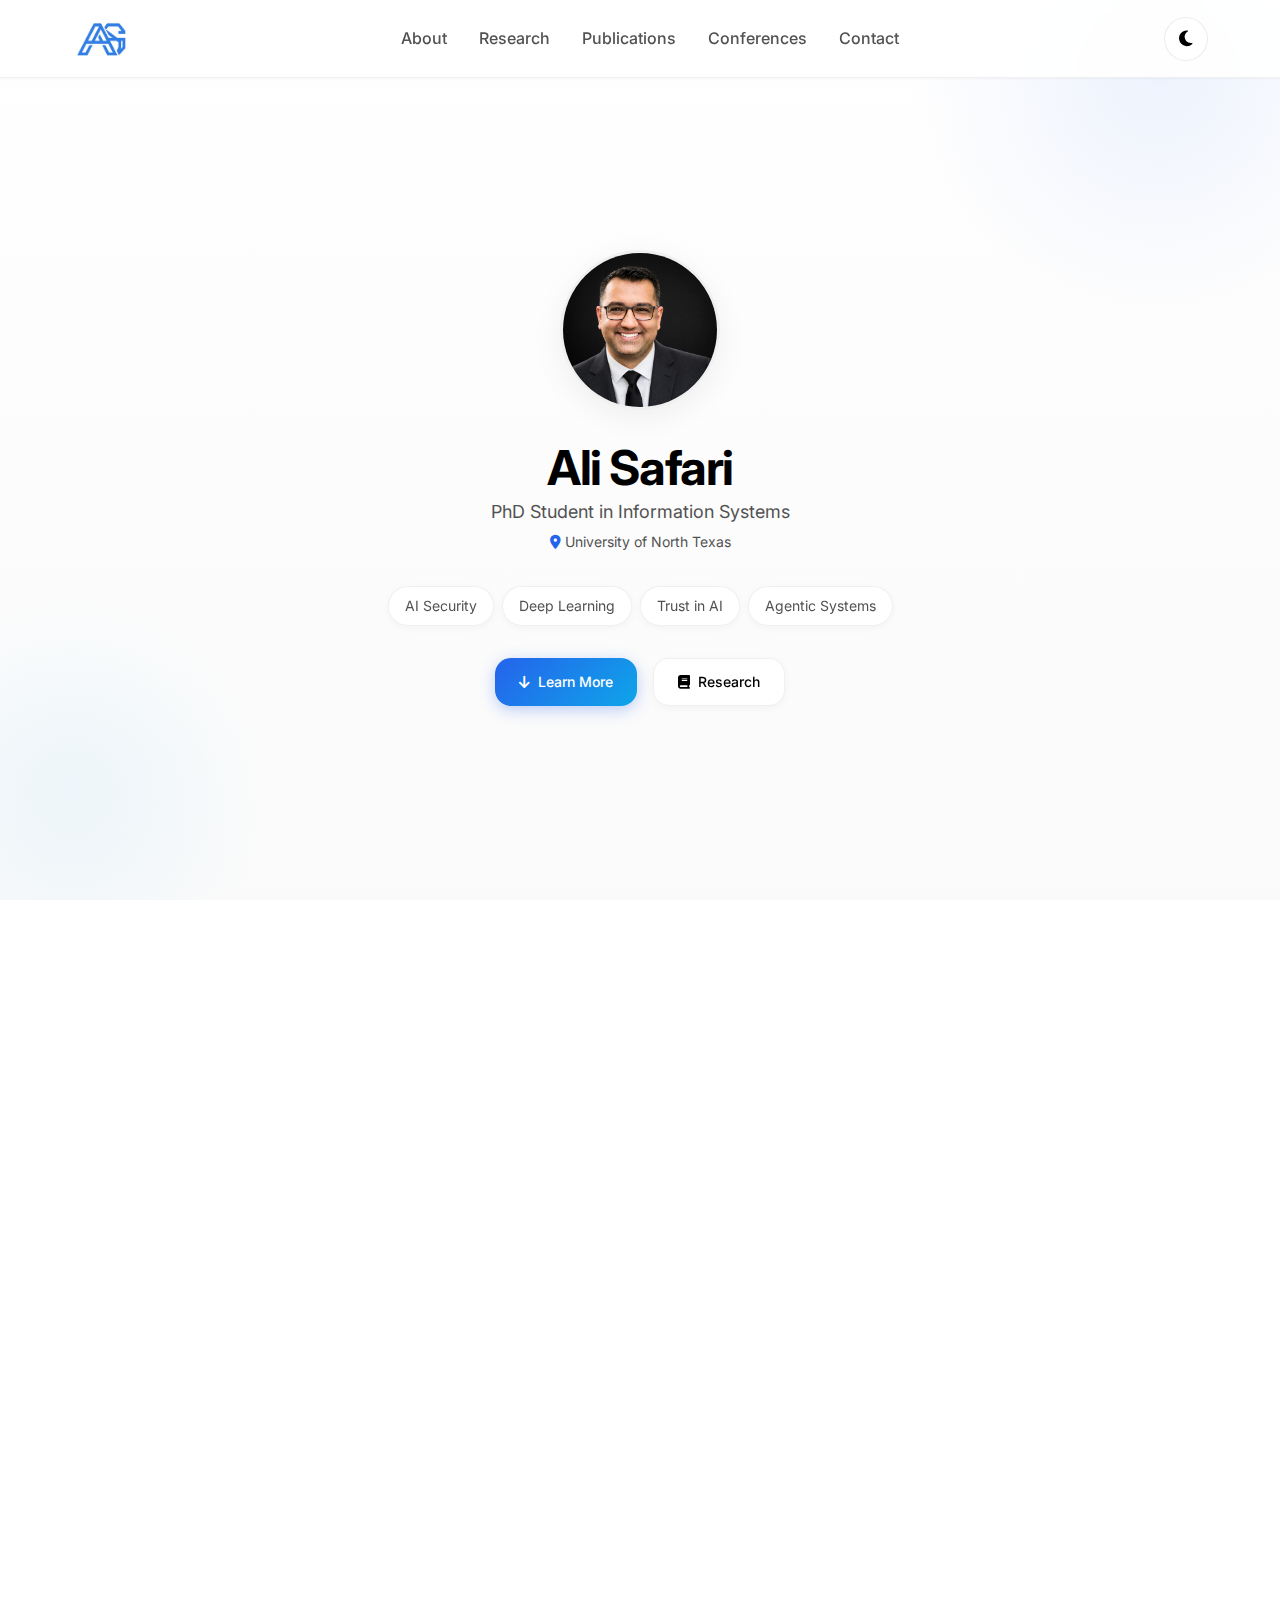
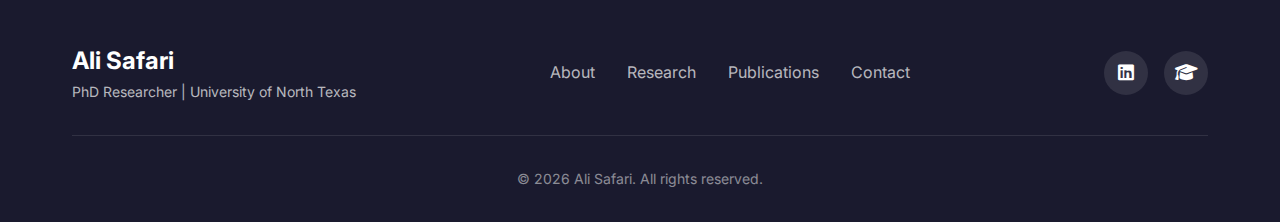
<file: index.html>
<!DOCTYPE html>
<html lang="en">

<head>
    <meta charset="UTF-8">
    <meta name="viewport" content="width=device-width, initial-scale=1.0">
    <meta name="description"
        content="Ali Safari - PhD Student at University of North Texas | Deep Learning, Security & Privacy, Agentic AI, AI & Business Analytics">
    <meta name="keywords"
        content="Ali Safari, PhD, UNT, University of North Texas, Deep Learning, AI, Security, Agentic AI, Information Systems">
    <meta name="author" content="Ali Safari">

    <!-- Open Graph / Social Media -->
    <meta property="og:type" content="website">
    <meta property="og:title" content="Ali Safari | PhD Researcher">
    <meta property="og:description"
        content="PhD Student at University of North Texas specializing in Deep Learning, Security & Privacy, and Agentic AI">
    <meta property="og:url" content="https://alisafari.space">
    <meta property="og:image" content="https://alisafari.space/images/profile.jpg">
    <meta name="twitter:card" content="summary_large_image">

    <title>Ali Safari | PhD Researcher</title>
    <link rel="icon" type="image/png" href="images/favicon.png">

    <!-- Google Fonts -->
    <link rel="preconnect" href="https://fonts.googleapis.com">
    <link rel="preconnect" href="https://fonts.gstatic.com" crossorigin>
    <link href="https://fonts.googleapis.com/css2?family=Inter:wght@300;400;500;600;700;800&display=swap"
        rel="stylesheet">

    <!-- Font Awesome for icons -->
    <link rel="stylesheet" href="https://cdnjs.cloudflare.com/ajax/libs/font-awesome/6.5.1/css/all.min.css">

    <link rel="stylesheet" href="css/style.css">
</head>

<body>
    <!-- Navigation -->
    <nav class="navbar" id="navbar">
        <div class="nav-container">
            <a href="#" class="nav-logo">
                <img src="images/logo.png" alt="Ali Safari" class="logo-img">
            </a>
            <ul class="nav-links">
                <li><a href="#about">About</a></li>
                <li><a href="#research">Research</a></li>
                <li><a href="#publications">Publications</a></li>
                <li><a href="conferences/">Conferences</a></li>
                <li><a href="#contact">Contact</a></li>
            </ul>
            <div class="nav-actions">
                <button class="theme-toggle" id="themeToggle" aria-label="Toggle dark mode">
                    <i class="fas fa-moon"></i>
                </button>
                <button class="mobile-menu-btn" id="mobileMenuBtn" aria-label="Toggle menu">
                    <span></span>
                    <span></span>
                    <span></span>
                </button>
            </div>
        </div>
    </nav>

    <!-- Hero Section -->
    <section class="hero-minimal" id="hero">
        <div class="hero-container">
            <div class="hero-profile">
                <img src="images/profile.jpg" alt="Ali Safari" class="hero-photo">
            </div>
            <div class="hero-info">
                <h1 class="hero-name-minimal">Ali Safari</h1>
                <p class="hero-role">PhD Student in Information Systems</p>
                <p class="hero-university">
                    <i class="fas fa-map-marker-alt"></i>
                    University of North Texas
                </p>
                <div class="hero-interests">
                    <span>AI Security</span>
                    <span>Deep Learning</span>
                    <span>Trust in AI</span>
                    <span>Agentic Systems</span>
                </div>
                <div class="hero-buttons">
                    <a href="#about" class="hero-btn primary">
                        <i class="fas fa-arrow-down"></i> Learn More
                    </a>
                    <a href="#publications" class="hero-btn secondary">
                        <i class="fas fa-book"></i> Research
                    </a>
                </div>
            </div>
        </div>
    </section>


    <!-- About Section -->
    <section class="section about-section" id="about">
        <div class="container">
            <h2 class="section-title">
                <span class="title-icon"><i class="fas fa-user"></i></span>
                About
            </h2>
            <div class="about-content">
                <div class="about-text">
                    <p class="lead">
                        I study how humans and organizations can trust AI systems, especially in high-stakes domains
                        like cybersecurity.
                    </p>
                    <p>
                        As a PhD student at UNT, I am fortunate to collaborate with an amazing group of researchers. I
                        explore trust and security with <strong>Dr. Dan J. Kim</strong>, open-set recognition methods
                        with <strong>Dr. Justin Ku</strong>, agentic AI delegation with <strong>Dr. Anna
                            Sidorova</strong>, and social media analytics with <strong>Dr. Hoon Choi</strong>.
                    </p>
                    <p>
                        My path to academia was not typical. I spent over a decade building technology businesses,
                        including <a href="https://rasadm.com" target="_blank"><strong>Rasa</strong></a>, a digital
                        marketing platform I founded 10 years ago that became one of the largest in the Middle East.
                        Since starting my PhD, I also built <a href="https://rasec.app"
                            target="_blank"><strong>RaSEC</strong></a>, a free security platform for students and
                        researchers. I led 100+ projects, built teams of 20+ people, and taught digital marketing to MBA
                        students. This hands-on experience shapes how I think about research: I care about ideas that
                        actually work.
                    </p>
                    <div class="about-stats">
                        <div class="stat">
                            <span class="stat-number">10+</span>
                            <span class="stat-label">Years in Tech</span>
                        </div>
                        <div class="stat">
                            <span class="stat-number">100+</span>
                            <span class="stat-label">Projects Led</span>
                        </div>
                        <div class="stat">
                            <span class="stat-number">5</span>
                            <span class="stat-label">Publications</span>
                        </div>
                    </div>
                </div>
            </div>
        </div>
    </section>


    <!-- Research Section -->
    <section class="section research-section" id="research">
        <div class="container">
            <h2 class="section-title">
                <span class="title-icon"><i class="fas fa-lightbulb"></i></span>
                What I Work On
            </h2>
            <div class="research-grid">
                <div class="research-card">
                    <div class="card-icon">
                        <i class="fas fa-shield-alt"></i>
                    </div>
                    <h3>Open-Set Threat Detection</h3>
                    <p>Teaching AI to spot attacks it's never seen before, because hackers don't stick to the training
                        data.</p>
                </div>
                <div class="research-card">
                    <div class="card-icon">
                        <i class="fas fa-handshake"></i>
                    </div>
                    <h3>Human-AI Trust & Teaming</h3>
                    <p>When should people trust AI? How do humans and AI work together to make better decisions?</p>
                </div>
                <div class="research-card">
                    <div class="card-icon">
                        <i class="fas fa-robot"></i>
                    </div>
                    <h3>Agentic AI Systems</h3>
                    <p>Understanding AI that acts on its own, and how to keep it aligned with what we actually want.</p>
                </div>
                <div class="research-card">
                    <div class="card-icon">
                        <i class="fas fa-shield-alt"></i>
                    </div>
                    <h3>Security & Privacy</h3>
                    <p>Cybersecurity, privacy protection, and keeping systems safe from evolving digital threats.</p>
                </div>
                <div class="research-card">
                    <div class="card-icon">
                        <i class="fas fa-chart-line"></i>
                    </div>
                    <h3>IS & Technology Adoption</h3>
                    <p>How organizations adopt and integrate Information Systems and new technologies into their
                        workflows.</p>
                </div>
                <div class="research-card">
                    <div class="card-icon">
                        <i class="fas fa-brain"></i>
                    </div>
                    <h3>EVM & Deep Learning</h3>
                    <p>Using Extreme Value Machines and deep learning for open-set recognition and novel threat
                        detection.</p>
                </div>
            </div>
        </div>
    </section>

    <!-- Publications Section -->

    <section class="section publications-section" id="publications">
        <div class="container">
            <h2 class="section-title">
                <span class="title-icon"><i class="fas fa-book"></i></span>
                Publications
            </h2>
            <div class="publications-list">

                <article class="publication-card featured">
                    <div class="pub-badge">
                        <i class="fas fa-star"></i> ICIS 2025
                    </div>
                    <h3 class="pub-title">
                        Enhancing IoT Security and Information Systems Resilience: An Extreme Value Machine Approach
                    </h3>
                    <p class="pub-authors">
                        <strong>A. Safari</strong>, D.J. Kim
                    </p>
                    <p class="pub-venue">International Conference on Information Systems (ICIS), 2025</p>
                    <div class="pub-actions">
                        <a href="icis2025/" class="pub-link">
                            <i class="fas fa-presentation"></i> View Presentation
                        </a>
                    </div>
                </article>

                <article class="publication-card">
                    <div class="pub-year">2025</div>
                    <h3 class="pub-title">
                        Calibrating Human Trust in AI Cybersecurity Alerts: The Impact of Real-Time Confidence Feedback
                    </h3>
                    <p class="pub-authors">
                        <strong>A. Safari</strong>, G. Dhillon
                    </p>
                    <p class="pub-venue">Annual Security Conference, 2025</p>
                </article>

                <article class="publication-card">
                    <div class="pub-year">2025</div>
                    <h3 class="pub-title">
                        AUTONOMOUS CONSTITUTIONAL AI GOVERNANCE: A Dual-Agent System for Real-Time Ethical Compliance
                    </h3>
                    <p class="pub-authors">
                        <strong>A. Safari</strong>
                    </p>
                    <p class="pub-venue">International Conference on Entrepreneurship for Sustainability & Impact, 2025
                    </p>
                </article>

                <article class="publication-card">
                    <div class="pub-year">2025</div>
                    <h3 class="pub-title">
                        Social Vulnerability and Disability Prevalence: A Multivariate Analysis Across U.S. Counties
                    </h3>
                    <p class="pub-authors">
                        <strong>A. Safari</strong>, F. Asgari, R. Saeidi
                    </p>
                    <p class="pub-venue">Decision Sciences Institute (DSI), 2025</p>
                </article>

                <article class="publication-card">
                    <div class="pub-year">2025</div>
                    <h3 class="pub-title">
                        Sentiment Analysis of Airbnb Reviews: Exploring Their Impact on Acceptance Rates and Pricing
                    </h3>
                    <p class="pub-authors">
                        <strong>A. Safari</strong>
                    </p>
                    <p class="pub-venue">arXiv preprint arXiv:2504.14053, 2025</p>
                    <div class="pub-actions">
                        <a href="https://arxiv.org/abs/2504.14053" target="_blank" class="pub-link">
                            <i class="fas fa-external-link-alt"></i> View on arXiv
                        </a>
                    </div>
                </article>

            </div>
            <div class="publications-more">
                <a href="https://scholar.google.com/citations?user=rCosT9sAAAAJ&hl=en" target="_blank"
                    class="btn btn-outline">
                    <i class="fas fa-graduation-cap"></i> View All on Google Scholar
                </a>
            </div>
        </div>
    </section>


    <!-- Contact Section -->
    <section class="section contact-section" id="contact">
        <div class="container">
            <h2 class="section-title">
                <span class="title-icon"><i class="fas fa-paper-plane"></i></span>
                Let's Connect
            </h2>
            <div class="contact-content">
                <p class="contact-intro">
                    I'm always happy to chat about research, collaboration, or just to say hi.
                </p>
                <div class="contact-links">
                    <a href="mailto:alisafari@my.unt.edu" class="contact-card">
                        <i class="fas fa-envelope"></i>
                        <span>Email</span>
                        <small>alisafari@my.unt.edu</small>
                    </a>
                    <a href="https://linkedin.com/in/ali-safari" target="_blank" class="contact-card">
                        <i class="fab fa-linkedin"></i>
                        <span>LinkedIn</span>
                        <small>Connect with me</small>
                    </a>
                    <a href="https://scholar.google.com/citations?user=rCosT9sAAAAJ&hl=en" target="_blank"
                        class="contact-card">
                        <i class="fas fa-graduation-cap"></i>
                        <span>Scholar</span>
                        <small>See my work</small>
                    </a>
                </div>
            </div>
        </div>
    </section>

    <!-- Quote Section -->
    <section class="section quote-section">
        <div class="container">
            <div class="quote-content">
                <p class="quote-text">The AI conversation has moved beyond models and tools. We're asking different
                    questions now.</p>
                <p class="quote-body">Integration matters more than adoption. Decision quality over prediction accuracy.
                    Security and privacy at the center, not the edges. And collective intelligence: not humans versus
                    AI, but groups working with AI to make better decisions together.</p>
                <p class="quote-footer">AI is growing up. And it's happening in information systems research before
                    anywhere else.</p>
            </div>
        </div>
    </section>

    <!-- Footer -->

    <footer class="footer">
        <div class="container">
            <div class="footer-content">
                <div class="footer-logo">
                    <span>Ali Safari</span>
                    <p>PhD Researcher | University of North Texas</p>
                </div>
                <div class="footer-links">
                    <a href="#about">About</a>
                    <a href="#research">Research</a>
                    <a href="#publications">Publications</a>
                    <a href="#contact">Contact</a>
                </div>
                <div class="footer-social">
                    <a href="https://linkedin.com/in/ali-safari" target="_blank" aria-label="LinkedIn">
                        <i class="fab fa-linkedin"></i>
                    </a>
                    <a href="https://scholar.google.com/citations?user=rCosT9sAAAAJ&hl=en" target="_blank"
                        aria-label="Google Scholar">
                        <i class="fas fa-graduation-cap"></i>
                    </a>
                </div>
            </div>
            <div class="footer-bottom">
                <p>&copy; 2026 Ali Safari. All rights reserved.</p>
            </div>
        </div>
    </footer>

    <script src="js/main.js"></script>
</body>

</html>
</file>
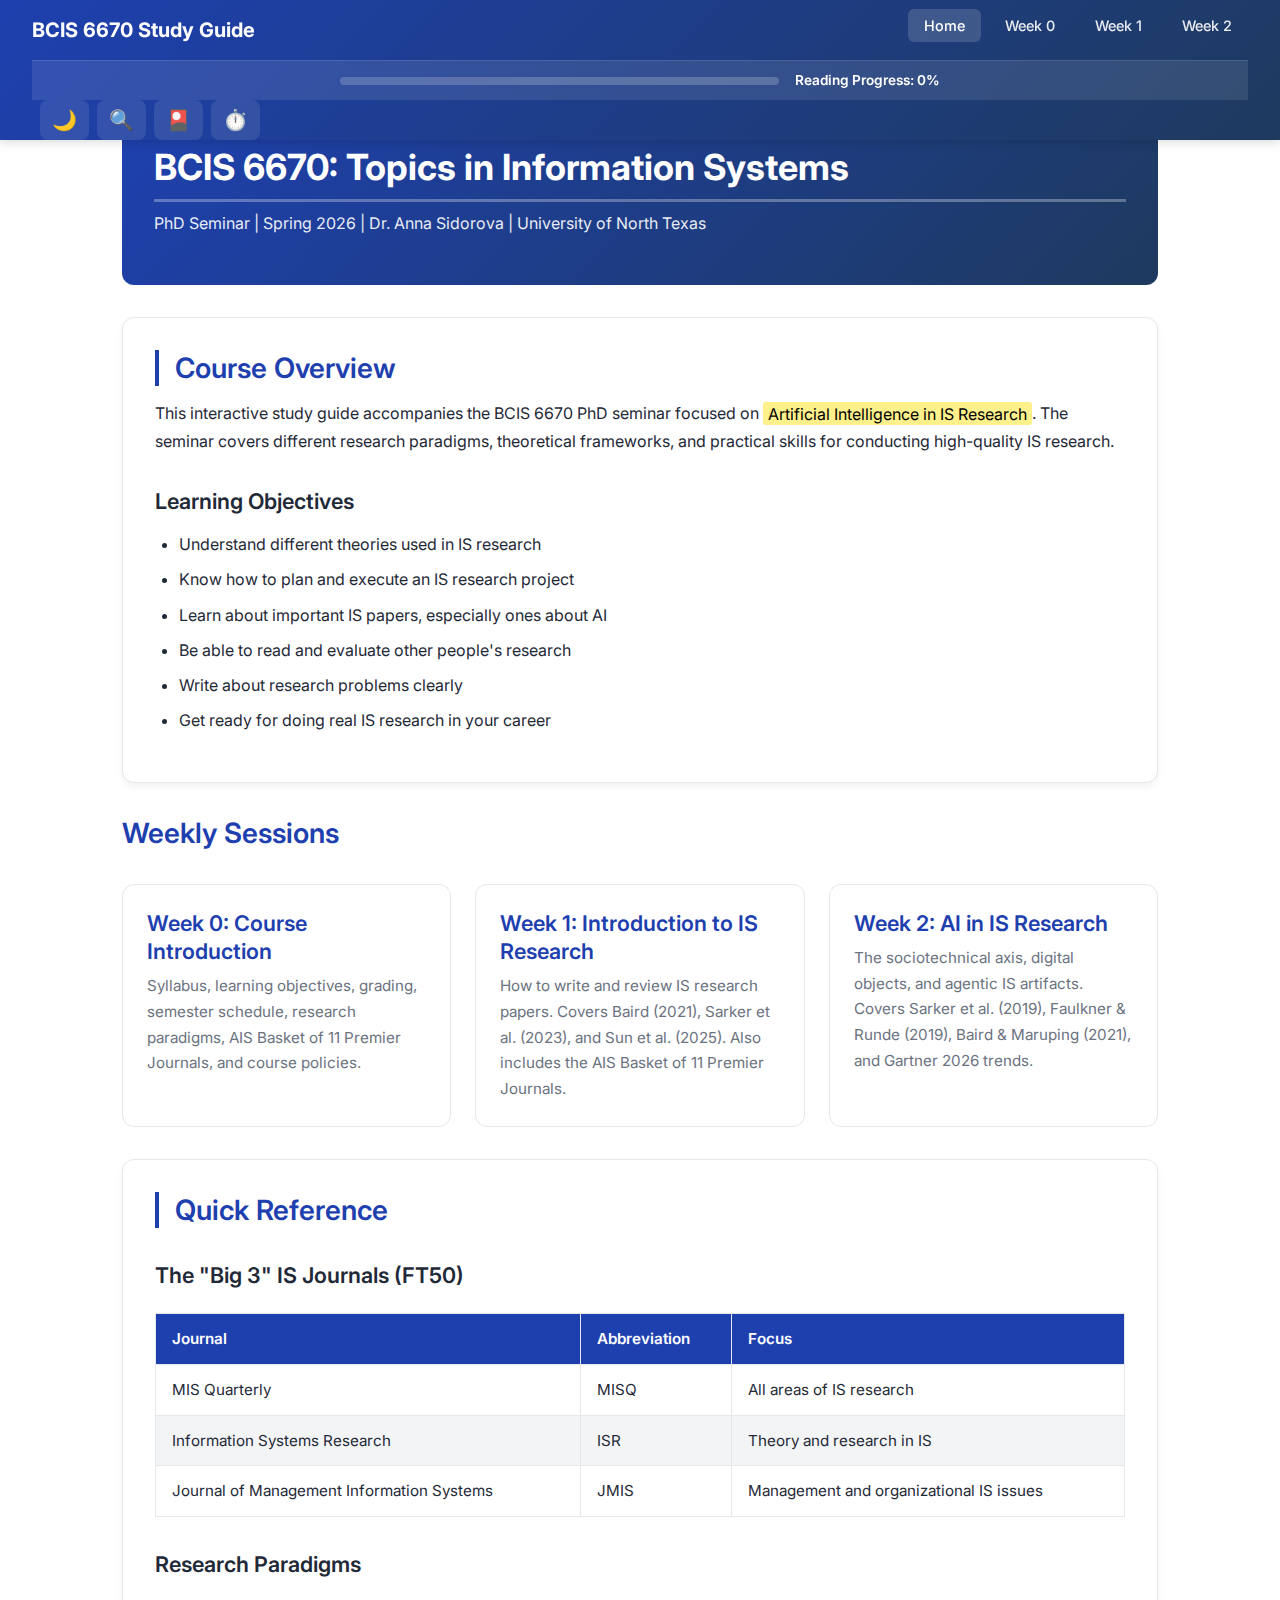
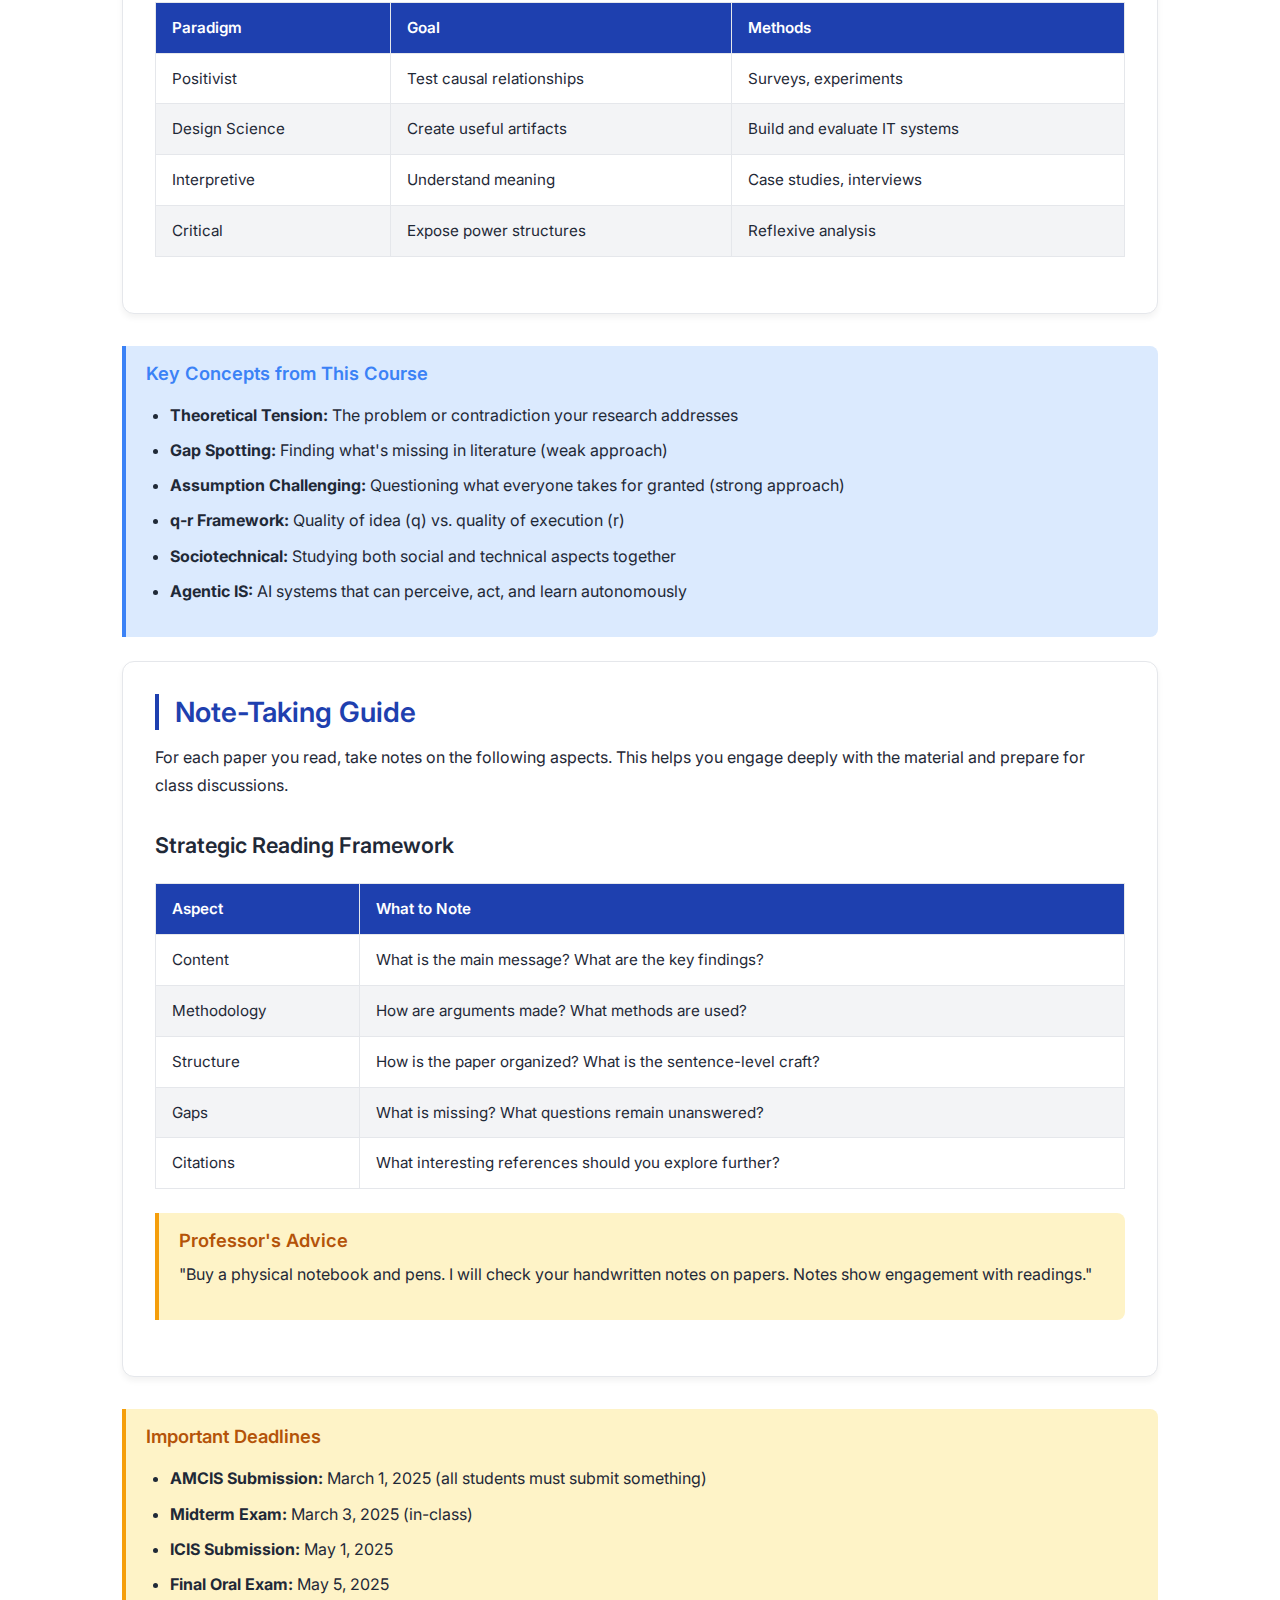
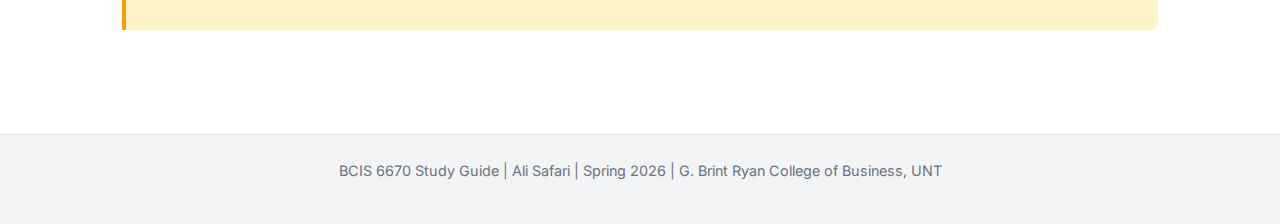
<file: 6670/index.html>
<!DOCTYPE html>
<html lang="en">

<head>
    <meta charset="UTF-8">
    <meta name="viewport" content="width=device-width, initial-scale=1.0">
    <meta name="description"
        content="Interactive Study Guide for BCIS 6670 - Topics in Information Systems PhD Seminar">
    <meta name="theme-color" content="#1e40af">
    <meta name="apple-mobile-web-app-capable" content="yes">
    <meta name="apple-mobile-web-app-status-bar-style" content="black-translucent">

    <!-- Open Graph / Social Media -->
    <meta property="og:type" content="website">
    <meta property="og:title" content="BCIS 6670 Study Guide | Topics in Information Systems">
    <meta property="og:description" content="Interactive PhD Study Guide for BCIS 6670 - AI in IS Research">
    <meta property="og:url" content="https://6670.vercel.app">
    <meta property="og:site_name" content="BCIS 6670 Study Guide">
    <meta name="twitter:card" content="summary_large_image">

    <title>BCIS 6670 Study Guide | Topics in Information Systems</title>

    <!-- PWA Manifest -->
    <link rel="manifest" href="manifest.json">
    <link rel="apple-touch-icon" href="images/icon-192.png">

    <link rel="stylesheet" href="css/style.css">
</head>

<body>

    <!-- Navigation Bar -->
    <nav class="navbar">
        <div class="navbar-content">
            <a href="index.html" class="navbar-brand">BCIS 6670 Study Guide</a>
            <ul class="navbar-links">
                <li><a href="index.html" class="active">Home</a></li>
                <li><a href="session0.html">Week 0</a></li>
                <li><a href="session1.html">Week 1</a></li>
                <li><a href="session2.html">Week 2</a></li>
            </ul>
        </div>
        <div class="progress-container">
            <div class="progress-bar-wrapper">
                <div class="progress-bar">
                    <div class="progress-fill"></div>
                </div>
                <span class="progress-text">Reading Progress: 0%</span>
            </div>
        </div>
    </nav>

    <!-- Main Content -->
    <main class="container">

        <!-- Page Header -->
        <div class="session-header">
            <h1>BCIS 6670: Topics in Information Systems</h1>
            <p class="session-meta">PhD Seminar | Spring 2026 | Dr. Anna Sidorova | University of North Texas</p>
        </div>

        <!-- Course Overview -->
        <div class="paper-card">
            <h2>Course Overview</h2>
            <p>This interactive study guide accompanies the BCIS 6670 PhD seminar focused on <mark>Artificial
                    Intelligence in IS Research</mark>. The seminar covers different research paradigms, theoretical
                frameworks, and practical skills for conducting high-quality IS research.</p>

            <h3>Learning Objectives</h3>
            <ul>
                <li>Understand different theories used in IS research</li>
                <li>Know how to plan and execute an IS research project</li>
                <li>Learn about important IS papers, especially ones about AI</li>
                <li>Be able to read and evaluate other people's research</li>
                <li>Write about research problems clearly</li>
                <li>Get ready for doing real IS research in your career</li>
            </ul>
        </div>

        <!-- Session Navigation -->
        <h2>Weekly Sessions</h2>
        <div class="session-grid">

            <a href="session0.html" class="session-link-card">
                <h3>Week 0: Course Introduction</h3>
                <p>Syllabus, learning objectives, grading, semester schedule, research paradigms, AIS Basket of 11
                    Premier Journals, and course policies.</p>
            </a>

            <a href="session1.html" class="session-link-card">
                <h3>Week 1: Introduction to IS Research</h3>
                <p>How to write and review IS research papers. Covers Baird (2021), Sarker et al. (2023), and Sun et al.
                    (2025). Also includes the AIS Basket of 11 Premier Journals.</p>
            </a>

            <a href="session2.html" class="session-link-card">
                <h3>Week 2: AI in IS Research</h3>
                <p>The sociotechnical axis, digital objects, and agentic IS artifacts. Covers Sarker et al. (2019),
                    Faulkner & Runde (2019), Baird & Maruping (2021), and Gartner 2026 trends.</p>
            </a>

        </div>

        <!-- Quick Reference -->
        <div class="paper-card">
            <h2>Quick Reference</h2>

            <h3>The "Big 3" IS Journals (FT50)</h3>
            <table>
                <thead>
                    <tr>
                        <th>Journal</th>
                        <th>Abbreviation</th>
                        <th>Focus</th>
                    </tr>
                </thead>
                <tbody>
                    <tr>
                        <td>MIS Quarterly</td>
                        <td>MISQ</td>
                        <td>All areas of IS research</td>
                    </tr>
                    <tr>
                        <td>Information Systems Research</td>
                        <td>ISR</td>
                        <td>Theory and research in IS</td>
                    </tr>
                    <tr>
                        <td>Journal of Management Information Systems</td>
                        <td>JMIS</td>
                        <td>Management and organizational IS issues</td>
                    </tr>
                </tbody>
            </table>

            <h3>Research Paradigms</h3>
            <table>
                <thead>
                    <tr>
                        <th>Paradigm</th>
                        <th>Goal</th>
                        <th>Methods</th>
                    </tr>
                </thead>
                <tbody>
                    <tr>
                        <td>Positivist</td>
                        <td>Test causal relationships</td>
                        <td>Surveys, experiments</td>
                    </tr>
                    <tr>
                        <td>Design Science</td>
                        <td>Create useful artifacts</td>
                        <td>Build and evaluate IT systems</td>
                    </tr>
                    <tr>
                        <td>Interpretive</td>
                        <td>Understand meaning</td>
                        <td>Case studies, interviews</td>
                    </tr>
                    <tr>
                        <td>Critical</td>
                        <td>Expose power structures</td>
                        <td>Reflexive analysis</td>
                    </tr>
                </tbody>
            </table>
        </div>

        <!-- Key Concepts -->
        <div class="info-box">
            <h4>Key Concepts from This Course</h4>
            <ul>
                <li><strong>Theoretical Tension:</strong> The problem or contradiction your research addresses</li>
                <li><strong>Gap Spotting:</strong> Finding what's missing in literature (weak approach)</li>
                <li><strong>Assumption Challenging:</strong> Questioning what everyone takes for granted (strong
                    approach)</li>
                <li><strong>q-r Framework:</strong> Quality of idea (q) vs. quality of execution (r)</li>
                <li><strong>Sociotechnical:</strong> Studying both social and technical aspects together</li>
                <li><strong>Agentic IS:</strong> AI systems that can perceive, act, and learn autonomously</li>
            </ul>
        </div>

        <!-- Note-Taking Guide -->
        <div class="paper-card">
            <h2>Note-Taking Guide</h2>
            <p>For each paper you read, take notes on the following aspects. This helps you engage deeply with the
                material and prepare for class discussions.</p>

            <h3>Strategic Reading Framework</h3>
            <table>
                <thead>
                    <tr>
                        <th>Aspect</th>
                        <th>What to Note</th>
                    </tr>
                </thead>
                <tbody>
                    <tr>
                        <td>Content</td>
                        <td>What is the main message? What are the key findings?</td>
                    </tr>
                    <tr>
                        <td>Methodology</td>
                        <td>How are arguments made? What methods are used?</td>
                    </tr>
                    <tr>
                        <td>Structure</td>
                        <td>How is the paper organized? What is the sentence-level craft?</td>
                    </tr>
                    <tr>
                        <td>Gaps</td>
                        <td>What is missing? What questions remain unanswered?</td>
                    </tr>
                    <tr>
                        <td>Citations</td>
                        <td>What interesting references should you explore further?</td>
                    </tr>
                </tbody>
            </table>

            <div class="warning-box">
                <h4>Professor's Advice</h4>
                <p>"Buy a physical notebook and pens. I will check your handwritten notes on papers. Notes show
                    engagement with readings."</p>
            </div>
        </div>

        <!-- Important Dates -->
        <div class="warning-box">
            <h4>Important Deadlines</h4>
            <ul>
                <li><strong>AMCIS Submission:</strong> March 1, 2025 (all students must submit something)</li>
                <li><strong>Midterm Exam:</strong> March 3, 2025 (in-class)</li>
                <li><strong>ICIS Submission:</strong> May 1, 2025</li>
                <li><strong>Final Oral Exam:</strong> May 5, 2025</li>
            </ul>
        </div>

    </main>

    <!-- Footer -->
    <footer class="footer">
        <p>BCIS 6670 Study Guide | Ali Safari | Spring 2026 | G. Brint Ryan College of Business, UNT</p>
    </footer>

    <script src="js/progress.js"></script>
    <script src="js/theme.js"></script>
    <script src="js/search.js"></script>
    <script src="js/flashcards.js"></script>
    <script src="js/timer.js"></script>

    <!-- Service Worker Registration -->
    <script>
        if ('serviceWorker' in navigator) {
            window.addEventListener('load', () => {
                navigator.serviceWorker.register('./sw.js')
                    .then(reg => console.log('SW registered'))
                    .catch(err => console.log('SW registration failed:', err));
            });
        }
    </script>
</body>

</html>
</file>
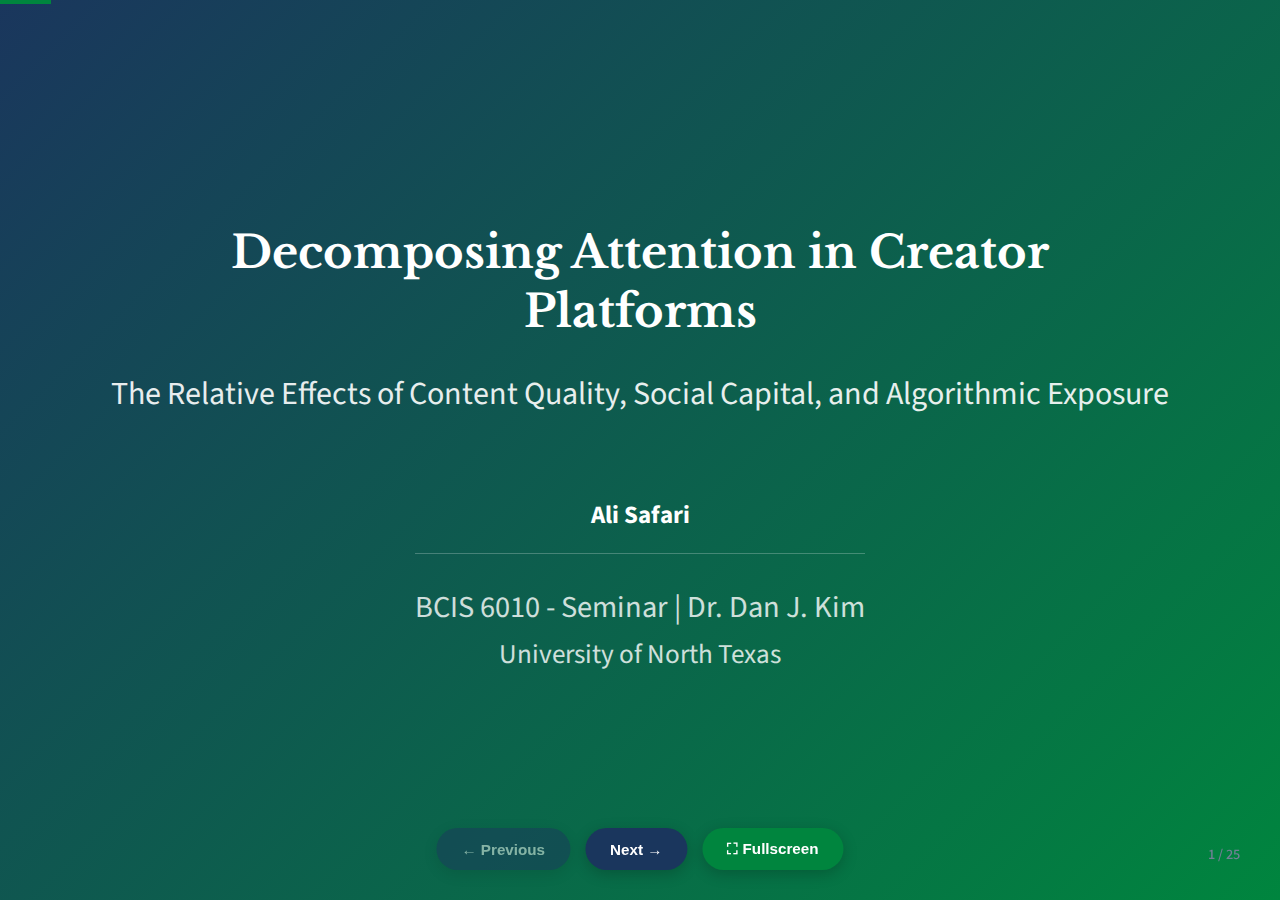
<file: bigs/index.html>
<!DOCTYPE html>
<html lang="en">
<head>
    <meta charset="UTF-8">
    <meta name="viewport" content="width=device-width, initial-scale=1.0">
    <title>Decomposing Attention in Creator Platforms | BCIS 6010</title>
    <link href="https://fonts.googleapis.com/css2?family=Libre+Baskerville:ital,wght@0,400;0,700;1,400&family=Source+Sans+Pro:wght@300;400;600;700&family=JetBrains+Mono:wght@400;500&display=swap" rel="stylesheet">
    <style>
        :root {
            --primary: #1a365d;
            --secondary: #00853E;
            --accent: #00853E;
            --accent-light: #c6f6d5;
            --text: #2d3748;
            --text-light: #718096;
            --bg: #f7fafc;
            --white: #ffffff;
            --success: #00853E;
            --warning: #ecc94b;
            --danger: #c53030;
        }

        * {
            margin: 0;
            padding: 0;
            box-sizing: border-box;
        }

        html, body {
            height: 100%;
            overflow: hidden;
            font-family: 'Source Sans Pro', -apple-system, BlinkMacSystemFont, sans-serif;
            background: var(--bg);
            color: var(--text);
        }

        .presentation {
            height: 100vh;
            width: 100vw;
            overflow: hidden;
            position: relative;
        }

        .slide {
            position: absolute;
            top: 0;
            left: 0;
            width: 100%;
            height: 100%;
            padding: 60px 80px;
            display: none;
            flex-direction: column;
            background: var(--white);
            opacity: 0;
            transform: translateX(30px);
            transition: opacity 0.5s ease, transform 0.5s ease;
        }

        .slide.active {
            display: flex;
            opacity: 1;
            transform: translateX(0);
        }

        /* Title Slide */
        .slide.title-slide {
            background: linear-gradient(135deg, var(--primary) 0%, var(--secondary) 100%);
            color: var(--white);
            justify-content: center;
            align-items: center;
            text-align: center;
        }

        .slide.title-slide h1 {
            font-family: 'Libre Baskerville', Georgia, serif;
            font-size: 2.8em;
            font-weight: 700;
            line-height: 1.3;
            max-width: 900px;
            margin-bottom: 30px;
        }

        .slide.title-slide .subtitle {
            font-size: 2em;
            font-weight: 400;
            opacity: 0.9;
            margin-bottom: 40px;
        }

        .slide.title-slide .conference {
            font-size: 2em;
            opacity: 0.8;
            border-top: 1px solid rgba(255,255,255,0.3);
            padding-top: 30px;
            margin-top: 20px;
        }

        /* Section Badge */
        .section-badge {
            display: inline-block;
            background: var(--secondary);
            font-size: 1.1em;
            color: var(--white);
            padding: 6px 16px;
            border-radius: 20px;
            font-size: 0.85em;
            font-weight: 600;
            margin-bottom: 15px;
            text-transform: uppercase;
            letter-spacing: 1px;
        }

        /* Content Slides */
        .slide h2 {
            font-family: 'Libre Baskerville', Georgia, serif;
            font-size: 2.2em;
            color: var(--primary);
            margin-bottom: 25px;
            padding-bottom: 12px;
            border-bottom: 3px solid var(--accent);
            display: inline-block;
        }

        .slide h3 {
            font-size: 1.7em;
            color: var(--secondary);
            margin: 18px 0 12px;
            font-weight: 600;
        }

        .slide p {
            font-size: 1.7em;
            line-height: 1.6;
            margin-bottom: 15px;
            color: var(--text);
        }

        .slide ul {
            margin-left: 25px;
            margin-bottom: 20px;
        }

        .slide li {
            font-size: 1.7em;
            line-height: 1.6;
            margin-bottom: 12px;
            color: var(--text);
        }

        .slide li::marker {
            color: var(--accent);
        }

        /* Two Column Layout */
        .two-column {
            display: grid;
            grid-template-columns: 1fr 1fr;
            gap: 40px;
            flex: 1;
        }

        .two-column.wide-right {
            grid-template-columns: 1fr 1.5fr;
        }

        .two-column.wide-left {
            grid-template-columns: 1.5fr 1fr;
        }

        /* Content Boxes */
        .content-box {
            background: var(--bg);
            padding: 20px;
            border-radius: 10px;
            border-left: 4px solid var(--accent);
        }

        .content-box.blue {
            border-left-color: var(--secondary);
        }

        .content-box.green {
            border-left-color: var(--success);
        }

        /* Hypothesis Boxes */
        .hypothesis {
            background: linear-gradient(to right, #ebf8ff, var(--white));
            padding: 18px 22px;
            border-radius: 10px;
            margin-bottom: 12px;
            border-left: 4px solid var(--secondary);
        }

        .hypothesis.supported {
            border-left-color: var(--success);
            background: linear-gradient(to right, #f0fff4, var(--white));
        }

        .hypothesis.not-supported {
            border-left-color: var(--danger);
            background: linear-gradient(to right, #fff5f5, var(--white));
        }

        .hypothesis.partial {
            border-left-color: var(--warning);
            background: linear-gradient(to right, #fffff0, var(--white));
        }

        .hypothesis strong {
            color: var(--primary);
            font-size: 1.02em;
        }

        .hypothesis .result {
            font-family: 'JetBrains Mono', monospace;
            font-size: 0.92em;
            color: var(--secondary);
            margin-top: 6px;
        }

        /* Tables */
        table {
            width: 100%;
            border-collapse: collapse;
            font-size: 0.92em;
            margin: 12px 0;
        }

        th {
            background: var(--primary);
            color: var(--white);
            padding: 10px 12px;
            text-align: left;
            font-weight: 600;
        }

        td {
            padding: 8px 12px;
            border-bottom: 1px solid #e2e8f0;
        }

        tr:nth-child(even) {
            background: #f8fafc;
        }

        tr:hover {
            background: #edf2f7;
        }

        .table-note {
            font-size: 0.82em;
            color: var(--text-light);
            font-style: italic;
            margin-top: 8px;
        }

        /* Figures */
        .figure-container {
            text-align: center;
            flex: 1;
            display: flex;
            flex-direction: column;
            justify-content: center;
        }

        .figure-container img {
            max-width: 100%;
            max-height: 65vh;
            border-radius: 8px;
            box-shadow: 0 4px 20px rgba(0,0,0,0.1);
        }

        .figure-caption {
            font-size: 0.85em;
            color: var(--text-light);
            margin-top: 12px;
            font-style: italic;
        }

        /* Stats Highlight */
        .stat-grid {
            display: grid;
            grid-template-columns: repeat(3, 1fr);
            gap: 20px;
            margin: 15px 0;
        }

        .stat-card {
            background: linear-gradient(135deg, var(--primary), var(--secondary));
            color: var(--white);
            padding: 22px;
            border-radius: 12px;
            text-align: center;
        }

        .stat-card .number {
            font-size: 2.3em;
            font-weight: 700;
            display: block;
            margin-bottom: 5px;
        }

        .stat-card .label {
            font-size: 0.9em;
            opacity: 0.9;
        }

        /* Key Finding Box */
        .key-finding {
            background: linear-gradient(135deg, var(--accent), #006630);
            color: var(--white);
            padding: 20px 25px;
            border-radius: 12px;
            margin: 15px 0;
        }

        .key-finding h4 {
            font-size: 1.05em;
            margin-bottom: 8px;
            font-weight: 600;
            color: var(--white);
        }

        .key-finding p,
        .key-finding strong,
        .key-finding ul,
        .key-finding li {
            color: var(--white);
        }

        /* Research Question */
        .research-question {
            background: linear-gradient(135deg, #ebf8ff, #bee3f8);
            padding: 30px;
            border-radius: 16px;
            border: 3px solid var(--secondary);
            text-align: center;
            font-size: 1.8em;
            font-weight: 600;
            font-style: italic;
            color: var(--primary);
            margin: 20px 0;
            line-height: 1.5;
            box-shadow: 0 4px 15px rgba(0,0,0,0.05);
        }

        /* Framework Model */
        .model-diagram {
            text-align: center;
            padding: 15px;
        }

        .model-diagram img {
            max-width: 80%;
            max-height: 50vh;
        }

        /* Equation Box */
        .equation {
            background: #f8fafc;
            padding: 15px;
            border-radius: 8px;
            font-family: 'JetBrains Mono', monospace;
            font-size: 0.9em;
            overflow-x: auto;
            margin: 12px 0;
            border: 1px solid #e2e8f0;
        }

        /* Comparison Table */
        .comparison-row {
            display: flex;
            align-items: center;
            padding: 10px 0;
            border-bottom: 1px solid #e2e8f0;
        }

        .comparison-row .label {
            flex: 1;
            font-weight: 600;
        }

        .comparison-row .value {
            flex: 2;
            font-family: 'JetBrains Mono', monospace;
        }

        /* Navigation */
        .nav {
            position: fixed;
            bottom: 30px;
            left: 50%;
            transform: translateX(-50%);
            display: flex;
            gap: 15px;
            z-index: 1000;
        }

        .nav button {
            padding: 12px 25px;
            border: none;
            background: var(--primary);
            color: var(--white);
            border-radius: 25px;
            cursor: pointer;
            font-size: 0.95em;
            font-weight: 600;
            transition: all 0.3s ease;
            box-shadow: 0 4px 15px rgba(0,0,0,0.2);
        }

        .nav button:hover {
            background: var(--secondary);
            transform: translateY(-2px);
        }

        .nav button:disabled {
            opacity: 0.5;
            cursor: not-allowed;
            transform: none;
        }

        #fullscreenBtn {
            background: var(--secondary);
        }

        #fullscreenBtn:hover {
            background: var(--primary);
        }

        /* Fullscreen mode adjustments */
        :fullscreen .slide {
            padding: 50px 70px;
        }

        :fullscreen .nav,
        :fullscreen .slide-counter {
            display: none;
        }

        :fullscreen .progress-bar {
            display: none;
        }

        /* Progress Bar */
        .progress-bar {
            position: fixed;
            top: 0;
            left: 0;
            height: 4px;
            background: var(--accent);
            transition: width 0.3s ease;
            z-index: 1000;
        }

        /* Slide Counter */
        .slide-counter {
            position: fixed;
            bottom: 35px;
            right: 40px;
            font-size: 0.9em;
            color: var(--text-light);
            font-weight: 500;
        }

        /* Highlight Text */
        .highlight {
            background: linear-gradient(to bottom, transparent 60%, var(--accent-light) 60%);
            padding: 0 4px;
        }

        /* Badge */
        .badge {
            display: inline-block;
            padding: 4px 12px;
            border-radius: 20px;
            font-size: 0.85em;
            font-weight: 600;
        }

        .badge.green {
            background: #c6f6d5;
            color: #22543d;
        }

        .badge.red {
            background: #fed7d7;
            color: #742a2a;
        }

        .badge.yellow {
            background: #fefcbf;
            color: #744210;
        }

        /* Timeline */
        .timeline {
            position: relative;
            padding-left: 30px;
        }

        .timeline::before {
            content: '';
            position: absolute;
            left: 0;
            top: 0;
            bottom: 0;
            width: 3px;
            background: var(--secondary);
        }

        .timeline-item {
            position: relative;
            margin-bottom: 18px;
            padding-left: 20px;
        }

        .timeline-item::before {
            content: '';
            position: absolute;
            left: -36px;
            top: 5px;
            width: 12px;
            height: 12px;
            background: var(--accent);
            border-radius: 50%;
        }

        /* Flex utilities */
        .flex-1 { flex: 1; }
        .mt-15 { margin-top: 15px; }
        .mt-20 { margin-top: 20px; }
        .mb-15 { margin-bottom: 15px; }
        .mb-20 { margin-bottom: 20px; }
        .text-center { text-align: center; }
        .text-small { font-size: 0.9em; }

        /* Slide Footer */
        .slide-footer {
            position: absolute;
            bottom: 25px;
            left: 80px;
            right: 80px;
            font-size: 0.9em;
            color: var(--primary);
            opacity: 0.85;
            border-top: 1px solid rgba(0,0,0,0.15);
            padding-top: 8px;
            font-family: 'Source Sans Pro', sans-serif;
            font-weight: 400;
        }

        /* Print styles */
        @media print {
            .nav, .progress-bar, .slide-counter { display: none; }
            .slide { display: block !important; page-break-after: always; }
        }
    </style>
</head>
<body>
    <div class="progress-bar" id="progress"></div>
    
    <div class="presentation" id="presentation">
        
        <!-- SLIDE 1: Title -->
        <div class="slide title-slide active" data-slide="1">
            <h1>Decomposing Attention in Creator Platforms</h1>
            <div class="subtitle">The Relative Effects of Content Quality, Social Capital, and Algorithmic Exposure</div>
            <div style="margin-top: 40px; font-size: 1.3em;">
                <strong style="font-size: 1.2em;">Ali Safari</strong>
            </div>
            <div class="conference" style="margin-top: 20px;">
                <span style="font-size: 0.95em;">BCIS 6010 - Seminar | Dr. Dan J. Kim</span><br>
                <span style="font-size: 0.85em;">University of North Texas</span>
            </div>
        </div>

        <!-- SLIDE 2: Introduction - The Problem -->
        <div class="slide" data-slide="2">
            <span class="section-badge">2 - Introduction</span>
            <h2>The Creator Economy Challenge</h2>
            <div class="two-column">
                <div>
                    <h3>The Problem</h3>
                    <p style="font-size: 1.15em; margin-bottom: 20px;">There is too much content and not enough time.</p>
                    <p style="font-size: 1.15em; margin-bottom: 20px;">Platforms must decide who gets seen and who doesn't.</p>
                    <p style="font-size: 1.15em;">For creators, attention equals income.</p>
                    <p style="font-size: 1.15em;">But is the system fair?</p>
                </div>
                <div>
                    <h3>The Gap</h3>
                    <div class="content-box" style="padding: 20px;">
                        <p style="font-size: 1.1em; margin-bottom: 15px;">Most research looks at one thing at a time.</p>
                        <p style="font-size: 1.1em; margin-bottom: 10px;">Some study <strong>Quality</strong>. Does good content win?</p>
                        <p style="font-size: 1.1em; margin-bottom: 10px;">Some study <strong>Social Capital</strong>. Do famous people get more famous?</p>
                        <p style="font-size: 1.1em; margin-bottom: 15px;">Some study <strong>Algorithms</strong>. How does the platform decide?</p>
                        <p style="font-size: 1.15em;"><strong>We don't know how they work together.</strong></p>
                    </div>
                </div>
            </div>
            <div class="slide-footer">Source: Simon, H. A. (1971). Designing organizations for an information-rich world.</div>
        </div>

        <!-- SLIDE 3: Research Question -->
        <div class="slide" data-slide="3">
            <span class="section-badge">3 - Introduction</span>
            <h2>Research Question</h2>
            <div class="research-question">
                How do Quality, Social Capital, and Algorithms <strong>interact</strong> to drive attention?
            </div>
            <div class="two-column mt-15">
                <div>
                    <h3>Our Approach</h3>
                    <p style="font-size: 1.15em; margin-bottom: 15px;">We combine all three factors in one model.</p>
                    <p style="font-size: 1.15em; margin-bottom: 15px;">We test how they interact with each other.</p>
                    <p style="font-size: 1.15em;">And we check if the system is fair. Does quality win? Or do famous people always win?</p>
                </div>
                <div>
                    <h3>Where We Tested</h3>
                    <div class="content-box blue" style="padding: 20px;">
                        <p style="font-size: 1.1em; margin-bottom: 12px;"><strong>Virgool.io</strong> is like Medium, but for Persian speakers.</p>
                        <p style="font-size: 1.1em; margin-bottom: 12px;">We analyzed <strong>315,000 posts</strong> from 2022 to 2025.</p>
                        <p style="font-size: 1.1em;">It tracks <strong>Read Ratio</strong>, which tells us what percent people actually read. Most platforms don't share this.</p>
                    </div>
                </div>
            </div>
            <div class="slide-footer">Source: Henrich, J., et al. (2010). The weirdest people in the world? (Non-WEIRD context justification).</div>
        </div>

        <!-- SLIDE 4: Three Literatures -->
        <div class="slide" data-slide="4">
            <span class="section-badge">4 - Literature & Theory</span>
            <h2>Three Core Theories</h2>
            <div class="two-column">
                <div>
                    <div class="content-box mb-15" style="padding: 20px;">
                        <h3>1. Social Capital Theory <span style="font-size: 0.7em; font-weight: normal; color: var(--text-light);">(Nahapiet & Ghoshal, 1998)</span></h3>
                        <p style="font-size: 1.1em;">Your network and reputation are valuable. If people know you and trust you, you have an advantage.</p>
                    </div>
                    <div class="content-box blue mb-15" style="padding: 20px;">
                        <h3>2. Cumulative Advantage <span style="font-size: 0.7em; font-weight: normal; color: var(--text-light);">(Merton, 1968)</span></h3>
                        <p style="font-size: 1.1em;">Also called the "Matthew Effect". Success brings more success. If you are already popular, you get even more popular.</p>
                    </div>
                </div>
                <div>
                    <div class="content-box green mb-15" style="padding: 20px;">
                        <h3>3. Fairness of Exposure <span style="font-size: 0.7em; font-weight: normal; color: var(--text-light);">(Singh & Joachims, 2018)</span></h3>
                        <p style="font-size: 1.1em;">Algorithms decide who gets seen. Visibility is a limited resource. Platforms must choose who to show to users.</p>
                    </div>
                    <div class="key-finding" style="padding: 20px;">
                        <h4>The Big Question</h4>
                        <p style="font-size: 1.15em;">Does the algorithm help everyone? Or does it only help famous people?</p>
                    </div>
                </div>
            </div>
            <div class="slide-footer">Source: Nahapiet & Ghoshal (1998). Social capital; Merton (1968). The Matthew effect in science; Singh & Joachims (2018). Fairness of exposure in rankings.</div>
        </div>

        <!-- SLIDE 5: Framework + Hypotheses (Combined) -->
        <div class="slide" data-slide="5">
            <span class="section-badge">5 - Literature & Theory</span>
            <h2>Our Framework and Hypotheses</h2>
            <div class="figure-container" style="margin-bottom: 15px;">
                <img src="model.png" alt="Theoretical Framework for Attention Allocation" style="max-height: 38vh; width: auto; object-fit: contain;">
            </div>
            <div style="display: flex; gap: 20px;">
                <div style="flex: 1;">
                    <h3 style="margin: 0 0 10px; font-size: 1.2em;">Direct Effects</h3>
                    <div class="hypothesis" style="padding: 10px; margin-bottom: 6px;">
                        <strong>H1:</strong> Quality → More Views
                    </div>
                    <div class="hypothesis" style="padding: 10px; margin-bottom: 6px;">
                        <strong>H2:</strong> Social Capital → More Views (diminishing)
                    </div>
                    <div class="hypothesis" style="padding: 10px;">
                        <strong>H3:</strong> Exposure → More Views
                    </div>
                </div>
                <div style="flex: 1;">
                    <h3 style="margin: 0 0 10px; font-size: 1.2em;">Key Interactions</h3>
                    <div class="hypothesis" style="padding: 10px; margin-bottom: 6px; border-left-color: var(--success);">
                        <strong>H4:</strong> Does exposure help quality more? <span style="color: var(--success);">We expect yes.</span>
                    </div>
                    <div class="hypothesis" style="padding: 10px; border-left-color: var(--danger);">
                        <strong>H5:</strong> Does exposure help newcomers more? <span style="color: var(--secondary);">We expect yes.</span>
                    </div>
                </div>
            </div>
            <div class="slide-footer">Source: ELM (Petty & Cacioppo, 1986); Signaling Theory (Spence, 1974); Fairness of Exposure (Singh & Joachims, 2018).</div>
        </div>

        <!-- SLIDE 6: Dataset Overview -->
        <div class="slide" data-slide="6">
            <span class="section-badge">6 - Methodology</span>
            <h2>Where We Tested: Virgool.io</h2>
            <div class="two-column" style="gap: 25px;">
                <div>
                    <p style="font-size: 1.05em; line-height: 1.6; margin-bottom: 15px;"><strong>Virgool.io</strong> is an online publishing platform for social journalism in Persian. It gives users freedom to publish long-form writing beyond short social media formats, making it one of the <strong>largest Farsi writing communities</strong>.</p>
                    
                    <div class="stat-grid" style="grid-template-columns: repeat(4, 1fr); gap: 8px; margin-bottom: 12px;">
                        <div class="stat-card" style="padding: 10px;">
                            <span class="number" style="font-size: 1.4em;">4.1M</span>
                            <span class="label" style="font-size: 0.75em;">Users</span>
                        </div>
                        <div class="stat-card" style="padding: 10px;">
                            <span class="number" style="font-size: 1.4em;">150K</span>
                            <span class="label" style="font-size: 0.75em;">Authors</span>
                        </div>
                        <div class="stat-card" style="padding: 10px;">
                            <span class="number" style="font-size: 1.4em;">700K</span>
                            <span class="label" style="font-size: 0.75em;">Posts</span>
                        </div>
                        <div class="stat-card" style="padding: 10px;">
                            <span class="number" style="font-size: 1.4em;">8K</span>
                            <span class="label" style="font-size: 0.75em;">/month</span>
                        </div>
                    </div>
                    
                    <div style="display: flex; flex-wrap: wrap; gap: 12px; font-size: 0.88em; color: var(--text-light); margin-bottom: 12px;">
                        <span>💬 1M+ comments</span>
                        <span>❤️ 3.3M+ likes</span>
                        <span>📊 4.5M monthly active users</span>
                        <span>👥 180K daily active users</span>
                    </div>
                    
                    <div class="content-box" style="padding: 12px; font-size: 0.9em;">
                        <strong>Why This Setting?</strong>
                        <ul style="margin: 8px 0 0; padding-left: 18px;">
                            <li><strong>Non-WEIRD population</strong> tests boundary conditions (Henrich et al., 2010)</li>
                            <li><strong>Read completion tracking</strong> provides behavioral quality signal unavailable on most Western platforms</li>
                            <li><strong>Rich ecosystem</strong> for reading, writing, and social interaction</li>
                        </ul>
                    </div>
                </div>
                <div>
                    <h3 style="margin-top: 0; margin-bottom: 10px;">Platform Features</h3>
                    <div style="background: #f8fafc; border: 2px solid #e2e8f0; border-radius: 12px; padding: 12px; margin-bottom: 12px;">
                        <div style="background: white; border-radius: 8px; padding: 12px; box-shadow: 0 2px 8px rgba(0,0,0,0.1); text-align: left;">
                            <div style="display: flex; align-items: center; gap: 10px; margin-bottom: 10px;">
                                <div style="width: 32px; height: 32px; background: var(--secondary); border-radius: 50%;"></div>
                                <div>
                                    <div style="font-weight: 600; font-size: 0.85em;">Author Profile</div>
                                    <div style="font-size: 0.7em; color: var(--text-light);">245 followers</div>
                                </div>
                            </div>
                            <div style="font-weight: 600; margin-bottom: 6px; font-size: 0.9em;">Post Title...</div>
                            <div style="font-size: 0.8em; color: var(--text-light); margin-bottom: 10px;">Long-form content preview...</div>
                            <div style="display: flex; gap: 10px; font-size: 0.75em; color: var(--text-light); border-top: 1px solid #eee; padding-top: 8px;">
                                <span>👁 2,450</span>
                                <span>❤️ 12</span>
                                <span>💬 3</span>
                                <span style="color: var(--accent); font-weight: 600;">📖 68% read</span>
                            </div>
                            <div style="display: flex; gap: 5px; margin-top: 8px;">
                                <span style="background: #e2e8f0; padding: 2px 6px; border-radius: 10px; font-size: 0.65em;">#programming</span>
                                <span style="background: #e2e8f0; padding: 2px 6px; border-radius: 10px; font-size: 0.65em;">#AI</span>
                            </div>
                        </div>
                    </div>
                    
                    <div class="content-box blue" style="padding: 12px; font-size: 0.9em;">
                        <strong>Our Dataset (2017-2025)</strong>
                        <table style="margin-top: 8px; font-size: 0.9em;">
                            <tr><td style="padding: 4px 8px;">Posts analyzed</td><td style="padding: 4px 8px;"><strong>679,815</strong></td></tr>
                            <tr><td style="padding: 4px 8px;">Unique authors</td><td style="padding: 4px 8px;"><strong>94,467</strong></td></tr>
                            <tr><td style="padding: 4px 8px;">Primary sample</td><td style="padding: 4px 8px;"><strong>315,000</strong> (Jul 2022-Apr 2025)</td></tr>
                        </table>
                    </div>
                </div>
            </div>
        </div>

        <!-- SLIDE 8: Construct Operationalization -->
        <div class="slide" data-slide="7">
            <span class="section-badge">7 - Methodology</span>
            <h2>How We Measured Variables</h2>
            <div class="two-column">
                <div>
                    <h3>Content Quality</h3>
                    <div class="content-box mb-15" style="padding: 18px;">
                        <p style="font-size: 1.05em; margin-bottom: 10px;">We used NLP tools to measure quality.</p>
                        <p style="font-size: 1.05em; margin-bottom: 10px;">We checked readability, vocabulary richness, and how well the text flows.</p>
                        <p style="font-size: 1.05em;">We also looked at structure like word count and images.</p>
                    </div>
                    <h3>Social Capital</h3>
                    <div class="content-box blue" style="padding: 18px;">
                        <p style="font-size: 1.05em; margin-bottom: 10px;">We counted followers and past engagement.</p>
                        <p style="font-size: 1.05em;">How many likes and comments did the author get before?</p>
                    </div>
                </div>
                <div>
                    <h3>Exposure (Discoverability)</h3>
                    <div class="content-box green mb-15" style="padding: 18px;">
                        <p style="font-size: 1.05em; margin-bottom: 10px;">We looked at what authors can control to get discovered.</p>
                        <p style="font-size: 1.05em; margin-bottom: 10px;">How many tags did they use? When did they post?</p>
                        <p style="font-size: 1.05em;">Is the topic popular right now?</p>
                    </div>
                    <div class="key-finding" style="padding: 18px;">
                        <h4>Important Note</h4>
                        <p style="font-size: 1.05em;">We measure what authors can control, not the hidden algorithm. We validate this with a natural experiment later.</p>
                    </div>
                </div>
            </div>
            <div class="slide-footer">Source: Farahani et al. (2020). ParsBERT; Singh & Joachims (2018). Fairness of exposure.</div>
        </div>

        <!-- SLIDE 9: Analytical Approach -->
        <div class="slide" data-slide="8">
            <span class="section-badge">8 - Methodology</span>
            <h2>How We Analyze the Data</h2>
            <div class="equation" style="font-size: 1.05em; padding: 12px; font-weight: 600; margin-bottom: 8px; text-align: center;">
                <strong>Views = Quality + Social Capital + Exposure + (Quality × Exposure) + (Social Capital × Exposure) + Author FE</strong>
            </div>
            <div class="equation" style="font-size: 0.95em; padding: 10px; margin-bottom: 15px; text-align: center; color: var(--text-light);">
                ln E[Y<sub>it</sub>] = α<sub>i</sub> + τ<sub>t</sub> + β₁Q<sub>it</sub> + β₂ ln F<sub>i,t-1</sub> + β₃E<sub>it</sub> + β₄(Q<sub>it</sub> × E<sub>it</sub>) + β₅(ln F<sub>i,t-1</sub> × E<sub>it</sub>) + γ′X<sub>it</sub>
            </div>
            <div class="two-column" style="gap: 25px;">
                <div>
                    <h3>Step 1: Measure Quality</h3>
                    <div class="content-box mb-15" style="padding: 18px;">
                        <p style="margin: 0; font-size: 1.1em;">We built a Quality Index using NLP. We measured readability, vocabulary, and structure. Then we validated it against actual Read Ratio.</p>
                    </div>
                    
                    <h3>Step 2: Control for Author</h3>
                    <div class="content-box blue" style="padding: 18px;">
                        <p style="margin: 0; font-size: 1.1em;">We use Author Fixed Effects. This compares each author to themselves over time. So if I write a better post today than yesterday, does it get more views?</p>
                    </div>
                </div>
                <div>
                    <h3>Step 3: Prove Causality</h3>
                    <div class="content-box blue mb-15" style="padding: 18px;">
                        <p style="margin: 0; font-size: 1.1em;">How do we know exposure causes attention? Maybe good content just gets posted at good times.</p>
                        <p style="margin: 10px 0 0; font-size: 1.05em;">We use hourly content supply as an instrument. When fewer posts are published, exposure rises randomly.</p>
                    </div>
                    <div class="content-box green" style="padding: 18px;">
                        <p style="margin: 0; font-size: 1.1em;">We also found a Natural Experiment.</p>
                        <p style="margin: 10px 0 0; font-size: 1.05em;">Iran abolished Daylight Saving Time in Sept 2022. User behavior shifted by 1 hour overnight. Nothing else changed. I will show you the results later.</p>
                    </div>
                </div>
            </div>
            <div class="slide-footer">Source: Arellano & Bond (1991). GMM; Chernozhukov et al. (2018). DML; Oster (2019). Selection bias.</div>
        </div>

        <!-- SLIDE 10: Main Effects Quality -->
        <div class="slide" data-slide="9">
            <span class="section-badge">9 - Results</span>
            <h2>Finding 1: Quality Matters (H1)</h2>
            <div class="two-column">
                <div>
                    <div class="hypothesis supported mt-15">
                        <strong>H1b: Quality → Views</strong>
                        <div class="result">β = 6.57***</div>
                        <p class="mt-15"><span class="badge green">Supported</span> High quality brings more views. Strong effect.</p>
                    </div>
                    <div class="hypothesis partial">
                        <strong>H1a: Quality → Engagement Rate</strong>
                        <div class="result">β = -3.55***</div>
                        <p class="mt-15"><span class="badge yellow">Paradox!</span> High quality hurts engagement in Lifestyle topics.</p>
                    </div>
                    <div class="content-box blue mt-15" style="padding: 12px;">
                        <p style="margin: 0; font-size: 0.95em;"><strong>Why?</strong> Lifestyle readers want easy, casual content. Complex articles feel "too heavy" for them.</p>
                    </div>
                </div>
                <div>
                    <h3 style="margin-top: 0;">The Paradox: Expectation Mismatch</h3>
                    <!-- Visual Bar Chart for Quality Paradox -->
                    <div style="background: #f8fafc; padding: 20px; border-radius: 12px; border: 2px solid #e2e8f0;">
                        <div style="display: flex; align-items: flex-end; justify-content: center; gap: 40px; height: 160px; margin-bottom: 15px;">
                            <!-- Lifestyle Bar -->
                            <div style="text-align: center;">
                                <div style="display: flex; flex-direction: column; align-items: center;">
                                    <span style="font-size: 0.9em; color: var(--danger); font-weight: 600; margin-bottom: 5px;">β = -3.32***</span>
                                    <div style="width: 90px; height: 120px; background: linear-gradient(to top, #c53030, #fc8181); border-radius: 8px 8px 0 0; display: flex; align-items: flex-end; justify-content: center; padding-bottom: 10px;">
                                        <span style="color: white; font-size: 1.5em;">↓</span>
                                    </div>
                                </div>
                                <p style="margin: 8px 0 0; font-weight: 600; font-size: 1em;">Lifestyle</p>
                                <p style="margin: 2px 0 0; font-size: 0.8em; color: var(--text-light);">Travel, Cooking, Personal</p>
                            </div>
                            <!-- Technical Bar -->
                            <div style="text-align: center;">
                                <div style="display: flex; flex-direction: column; align-items: center;">
                                    <span style="font-size: 0.9em; color: var(--success); font-weight: 600; margin-bottom: 5px;">No Effect</span>
                                    <div style="width: 90px; height: 25px; background: linear-gradient(to top, #38a169, #68d391); border-radius: 8px 8px 0 0; display: flex; align-items: center; justify-content: center;">
                                        <span style="color: white; font-size: 1em;">—</span>
                                    </div>
                                </div>
                                <p style="margin: 8px 0 0; font-weight: 600; font-size: 1em;">Technical</p>
                                <p style="margin: 2px 0 0; font-size: 0.8em; color: var(--text-light);">Programming, Science</p>
                            </div>
                        </div>
                        <p style="text-align: center; font-size: 0.9em; color: var(--text); margin: 0; font-weight: 500;">Effect of Quality on Engagement Rate by Topic</p>
                    </div>
                    <div class="key-finding mt-15" style="padding: 15px;">
                        <h4 style="margin-bottom: 5px;">Lesson</h4>
                        <p style="margin: 0; font-size: 1em;">Match your writing style to your audience. Know what your readers expect.</p>
                    </div>
                </div>
            </div>
            <div class="slide-footer">Source: Yang et al. (2018). Understanding user-generated content; Gkikas et al. (2022). Text characteristics impact.</div>
        </div>

        <!-- SLIDE 11: Main Effects Social Capital -->
        <div class="slide" data-slide="10">
            <span class="section-badge">10 - Results</span>
            <h2>Finding 2: Social Capital Matters (H2)</h2>
            <div class="two-column">
                <div>
                    <div class="hypothesis supported">
                        <strong>H2a: Social Capital → Views</strong>
                        <div class="result">β = 4.87***</div>
                        <p class="mt-15"><span class="badge green">Supported</span> More followers = more views.</p>
                    </div>
                    <div class="content-box mt-15" style="padding: 15px;">
                        <p style="margin: 0;"><strong>But there are diminishing returns:</strong></p>
                        <p style="margin: 10px 0 0; font-size: 1.05em;">Your first 1,000 followers help a lot.</p>
                        <p style="margin: 5px 0 0; font-size: 1.05em;">Going from 10,000 to 11,000 doesn't change much.</p>
                        <p style="margin: 10px 0 0; font-size: 0.9em; color: var(--text-light);">(β² = -0.51*** means the benefit gets smaller)</p>
                    </div>
                </div>
                <div>
                    <div class="hypothesis supported">
                        <strong>H2b: Social Capital → Engagement</strong>
                        <div class="result">β = 5.37***</div>
                        <p class="mt-15"><span class="badge green">Supported</span> Followers also increase likes and comments.</p>
                    </div>
                    <div class="key-finding mt-15" style="padding: 15px;">
                        <h4>Key Insight</h4>
                        <p style="font-size: 1.05em;">Social capital matters more for deep engagement than just views. Your followers are the ones who actually interact with you.</p>
                    </div>
                </div>
            </div>
            <div class="slide-footer">Source: Wasko & Faraj (2005). Why should I share?; Bateman et al. (2011). Community commitment.</div>
        </div>

        <!-- SLIDE 12: Interaction H4 -->
        <div class="slide" data-slide="11">
            <span class="section-badge">11 - Results</span>
            <h2>Finding 3: Quality + Exposure = Amplification (H4)</h2>
            <div class="two-column wide-right">
                <div>
                    <div class="hypothesis supported">
                        <strong>H4: Does exposure amplify quality?</strong>
                        <div class="result">β = 2.33***</div>
                        <p class="mt-15"><span class="badge green">Yes! Strongly Supported</span></p>
                    </div>
                    <div class="content-box mt-15" style="padding: 15px;">
                        <p style="font-size: 1.05em; margin-bottom: 10px;">Look at the graph. The lines are spreading apart.</p>
                        <p style="font-size: 1.05em; margin-bottom: 10px;">If you have low quality, exposure doesn't help much.</p>
                        <p style="font-size: 1.05em;">But if you have high quality, exposure makes it even better.</p>
                    </div>
                    <div class="key-finding mt-15" style="padding: 15px;">
                        <p style="font-size: 1.1em; margin: 0;"><strong>The algorithm rewards quality.</strong> Good content wins big when it gets seen. This is good news.</p>
                    </div>
                </div>
                <div class="figure-container">
                    <img src="results/figures/h4_quality_exposure_interaction.png" alt="Quality-Exposure Interaction" style="max-height: 50vh;">
                    <p class="figure-caption">High-quality content benefits more from exposure.</p>
                </div>
            </div>
            <div class="slide-footer">Source: Shin et al. (2020). Enhancing social media analysis (Complementarity concept).</div>
        </div>

        <!-- SLIDE 13: Interaction H5 -->
        <div class="slide" data-slide="12">
            <span class="section-badge">12 - Results</span>
            <h2>Finding 4: Social Capital + Exposure = Inequality (H5)</h2>
            <div class="two-column wide-right">
                <div>
                    <div class="hypothesis not-supported">
                        <strong>H5: Does exposure help newcomers more?</strong>
                        <div class="result">β = +0.23***</div>
                        <p class="mt-15"><span class="badge red">No! The opposite happened.</span></p>
                    </div>
                    <div class="content-box mt-15" style="padding: 15px;">
                        <p style="font-size: 1.05em; margin-bottom: 10px;">We expected exposure to help newcomers more. They have no reputation, so they need the algorithm.</p>
                        <p style="font-size: 1.05em; margin-bottom: 10px;">But the reality is different. Look at the numbers.</p>
                        <p style="font-size: 1.05em; margin-bottom: 5px;">Newcomers get <strong>+34%</strong> boost from exposure.</p>
                        <p style="font-size: 1.05em;">Famous authors get <strong>+57%</strong> boost.</p>
                    </div>
                    <div class="key-finding mt-15" style="padding: 15px; border-left-color: var(--danger);">
                        <p style="font-size: 1.1em; margin: 0;"><strong>The rich get richer.</strong> The platform increases inequality, not solves it. This is bad news.</p>
                    </div>
                </div>
                <div class="figure-container">
                    <img src="results/figures/h5_social_exposure_interaction.png" alt="Social Capital-Exposure Interaction" style="max-height: 50vh;">
                    <p class="figure-caption">Famous authors benefit more from exposure.</p>
                </div>
            </div>
            <div class="slide-footer">Source: DiMaggio & Garip (2011). Network effects and social inequality (Reinforcement concept).</div>
        </div>

        <!-- SLIDE 14: Full Model -->
        <!-- SLIDE 13: Hypothesis Summary -->
        <div class="slide" data-slide="13">
            <span class="section-badge">13 - Results</span>
            <h2>Scorecard: What We Predicted vs. What We Found</h2>
            <table style="font-size: 1.05em;">
                <thead>
                    <tr><th>Hypothesis</th><th>Prediction</th><th>Result</th><th>Status</th></tr>
                </thead>
                <tbody>
                    <tr><td>H1a: Quality → Engagement Rate</td><td>β > 0</td><td><strong style="font-size: 1.1em;">β = -3.55***</strong> (moderated)</td><td><span class="badge yellow">Partial</span></td></tr>
                    <tr><td>H1b: Quality → Views</td><td>β > 0</td><td><strong style="font-size: 1.1em;">β = 6.57***</strong></td><td><span class="badge green">Supported</span></td></tr>
                    <tr><td>H2a: Social Capital → Views</td><td>β > 0, β² < 0</td><td><strong style="font-size: 1.1em;">β = 4.87***</strong>, β² = -0.51***</td><td><span class="badge green">Strong</span></td></tr>
                    <tr><td>H2b: Social Capital → Engagement</td><td>β > 0</td><td><strong style="font-size: 1.1em;">β = 5.37***</strong></td><td><span class="badge green">Supported</span></td></tr>
                    <tr><td>H3a: Exposure → Views</td><td>β > 0</td><td><strong style="font-size: 1.1em;">β = 0.60***</strong></td><td><span class="badge green">Supported</span></td></tr>
                    <tr><td>H3b: Exposure → Engagement</td><td>β > 0</td><td><strong style="font-size: 1.1em;">β = 0.53***</strong></td><td><span class="badge green">Supported</span></td></tr>
                    <tr style="background: #f0fff4;"><td>H4: Quality × Exposure</td><td>β > 0</td><td><strong style="font-size: 1.1em; color: #276749;">β = 2.33***</strong></td><td><span class="badge green">Strong</span></td></tr>
                    <tr style="background: #fff5f5;"><td>H5: Social Capital × Exposure</td><td>β < 0</td><td><strong style="font-size: 1.1em; color: #c53030;">β = +0.23***</strong></td><td><span class="badge red">Not Supported</span></td></tr>
                </tbody>
            </table>
            <div style="display: flex; gap: 20px; margin-top: 15px;">
                <div class="content-box green" style="flex: 1; padding: 15px; background: #f0fff4;">
                    <p style="margin: 0; font-size: 1.1em;"><strong>H4 is good news.</strong> Good content benefits more from exposure. The algorithm rewards quality. This is what we hoped.</p>
                </div>
                <div class="content-box" style="flex: 1; padding: 15px; border-left-color: #c53030; background: #fff5f5;">
                    <p style="margin: 0; font-size: 1.1em;"><strong>H5 is bad news.</strong> Famous authors benefit more than newcomers. The rich get richer. This is not fair.</p>
                </div>
            </div>
            <div class="slide-footer">N = 315,000. All effects significant at p < 0.001. Note: β² means the effect slows down as followers increase (more followers = less extra benefit).</div>
        </div>

        <!-- SLIDE 16: Newcomer Analysis -->
        <div class="slide" data-slide="14">
            <span class="section-badge">14 - Results</span>
            <h2>Digging Deeper: Who Benefits More?</h2>
            <div class="two-column wide-right">
                <div>
                    <table>
                        <thead><tr><th>Author Type</th><th>Exposure β</th><th>95% CI</th></tr></thead>
                        <tbody>
                            <tr><td>Newcomer (≤10 posts)</td><td>0.474</td><td>[0.464, 0.484]</td></tr>
                            <tr><td>Established (>100 posts)</td><td>0.518</td><td>[0.506, 0.530]</td></tr>
                            <tr style="background: #fff5f5;"><td><strong>Difference</strong></td><td><strong>-0.043</strong></td><td>p < 0.001</td></tr>
                        </tbody>
                    </table>
                    <div class="key-finding mt-15">
                        <h4>Confirms "Rich Get Richer"</h4>
                        <p>Established authors benefit significantly more from exposure than newcomers.</p>
                        <p><strong>Platforms increase inequality.</strong></p>
                    </div>
                </div>
                <div class="figure-container">
                    <img src="results/newcomer_analysis/figures/exposure_effect_by_author_type.png" alt="Exposure Effect by Author Type" style="max-height: 45vh;">
                </div>
            </div>
        </div>

        <!-- SLIDE 17: DST Natural Experiment -->
        <div class="slide" data-slide="15">
            <span class="section-badge">15 - Results</span>
            <h2>Proving Causality: The DST Experiment (H3)</h2>
            <div class="two-column" style="gap: 30px;">
                <div>
                    <div class="content-box mb-15" style="padding: 18px; background: #ebf8ff;">
                        <h3 style="margin: 0 0 10px; font-size: 1.15em; color: var(--primary);">The Problem</h3>
                        <p style="margin: 0; font-size: 1.05em;">How do we know exposure <em>causes</em> attention? Maybe popular content just gets posted at good times.</p>
                    </div>
                    
                    <div class="content-box green mb-15" style="padding: 18px;">
                        <h3 style="margin: 0 0 10px; font-size: 1.15em; color: #276749;">The Solution</h3>
                        <p style="margin: 0; font-size: 1.05em;">Iran abolished Daylight Saving Time in September 2022. User behavior shifted by 1 hour overnight. Nothing else changed.</p>
                    </div>
                    
                    <div class="content-box mb-15" style="padding: 18px;">
                        <h3 style="margin: 0 0 10px; font-size: 1.15em;">The Result</h3>
                        <table style="font-size: 1em; margin: 0;">
                            <tr style="background: #f7fafc;"><td style="padding: 8px;">Basic Model</td><td style="padding: 8px;"><strong>-2.1%</strong></td><td style="padding: 8px; color: #718096;">p > 0.1</td></tr>
                            <tr><td style="padding: 8px;">With Controls</td><td style="padding: 8px;"><strong>-6.3%</strong></td><td style="padding: 8px; color: #276749;">p < 0.001</td></tr>
                            <tr style="background: #f0fff4;"><td style="padding: 8px;">Full Model</td><td style="padding: 8px;"><strong>-8.3%</strong></td><td style="padding: 8px; color: #276749;">p < 0.001</td></tr>
                        </table>
                    </div>
                    
                    <div class="key-finding" style="padding: 15px;">
                        <p style="margin: 0; font-size: 1.1em;"><strong>Conclusion:</strong> Timing causes attention. This is causal, not just correlation.</p>
                    </div>
                </div>
                <div>
                    <div class="figure-container">
                        <img src="results/dst_analysis/figures/parallel_trends.png" alt="Parallel Trends" style="max-height: 50vh;">
                        <p class="figure-caption">Groups were identical before the change (Parallel Trends). The shift happened exactly on the policy date.</p>
                    </div>
                </div>
            </div>
            <div class="slide-footer">Source: Difference-in-Differences design based on Angrist & Pischke (2008). N = 370,875 posts.</div>
        </div>

        <!-- SLIDE 18: Robustness -->
        <div class="slide" data-slide="16">
            <span class="section-badge">16 - Results</span>
            <h2>Can We Trust These Results?</h2>
            <div class="two-column" style="gap: 25px;">
                <div>
                    <h3>Five Robustness Tests</h3>
                    <div class="content-box mb-15" style="padding: 10px;">
                        <p style="margin: 0; font-size: 1.0em;"><strong>1. Model Comparison</strong></p>
                        <p style="margin: 3px 0 0; font-size: 0.9em;">We ran Poisson, Negative Binomial, and OLS regression. All three models gave similar answers for the quality effect.</p>
                    </div>
                    <div class="content-box blue mb-15" style="padding: 10px;">
                        <p style="margin: 0; font-size: 1.0em;"><strong>2. Outlier Sensitivity</strong></p>
                        <p style="margin: 3px 0 0; font-size: 0.9em;">We excluded the top 1% and 5% most viral posts. The quality effect stays significant even without outliers.</p>
                    </div>
                    <div class="content-box green mb-15" style="padding: 10px;">
                        <p style="margin: 0; font-size: 1.0em;"><strong>3. Variable Transformations</strong></p>
                        <p style="margin: 3px 0 0; font-size: 0.9em;">We measured followers using log, square root, and raw values. Results are consistent across all transformations.</p>
                    </div>
                    <div class="content-box mb-15" style="padding: 10px; border-left-color: #805AD5;">
                        <p style="margin: 0; font-size: 1.0em;"><strong>4. Content Length</strong></p>
                        <p style="margin: 3px 0 0; font-size: 0.9em;">We analyzed short, medium, and long posts separately. Quality effect works for all content lengths.</p>
                    </div>
                    <div class="content-box" style="padding: 10px; border-left-color: #DD6B20;">
                        <p style="margin: 0; font-size: 1.0em;"><strong>5. Temporal Stability</strong></p>
                        <p style="margin: 3px 0 0; font-size: 0.9em;">We ran yearly analysis from 2017 to 2025. Effects are stable over all 8 years.</p>
                    </div>
                </div>
                <div>
                    <div class="figure-container">
                        <img src="results/robustness/coefficient_stability.png" alt="Coefficient Stability" style="max-height: 36vh;">
                        <p class="figure-caption">Quality effect stays positive as we add more controls</p>
                    </div>
                    <div class="key-finding" style="margin-top: 8px; padding: 10px;">
                        <h4 style="margin-bottom: 5px;">Bottom Line</h4>
                        <p style="margin: 0; font-size: 1.0em;">No matter how we test it, quality matters. These results are real and stable.</p>
                    </div>
                </div>
            </div>
            <div class="slide-footer">Source: Oster (2019). Coefficient stability test for robustness.</div>
        </div>

        <!-- SLIDE 19: Theoretical Contributions -->
        <div class="slide" data-slide="17">
            <span class="section-badge">17 - Discussion</span>
            <h2>So What? Contributions to Theory</h2>
            <div class="two-column" style="gap: 25px;">
                <div>
                    <div class="content-box mb-15" style="padding: 15px;">
                        <h3 style="margin-top: 0;">1. Three Drivers</h3>
                        <p>Success is a mix of Quality, Social Capital, and Exposure. You need to look at all three.</p>
                    </div>
                    <div class="content-box blue" style="padding: 15px;">
                        <h3 style="margin-top: 0;">2. Complementarity (H4)</h3>
                        <p>Algorithms prioritize Quality. Good content gets a massive boost (Amplification Effect).</p>
                    </div>
                </div>
                <div>
                    <div class="content-box green mb-15" style="padding: 15px;">
                        <h3 style="margin-top: 0;">3. Reinforcement (H5)</h3>
                        <p>Algorithms prioritize Social Capital even more. The "Rich Get Richer".</p>
                    </div>
                    <div class="key-finding" style="padding: 15px;">
                        <h4 style="margin-bottom: 8px;">4. Quality Paradox</h4>
                        <p style="margin: 0;">You must write for your audience. Don't overcomplicate lifestyle content.</p>
                    </div>
                </div>
            </div>
            <div class="slide-footer">Source: Contribution to Attention Economy Theory; Update to Social Capital Theory (Wasko & Faraj, 2005).</div>
        </div>

        <!-- SLIDE 20: Practical Implications -->
        <div class="slide" data-slide="18">
            <span class="section-badge">18 - Discussion</span>
            <h2>What Should We Do About It?</h2>
            <div class="stat-grid">
                <div class="stat-card" style="background: linear-gradient(135deg, #00853E, #006630); padding: 25px;">
                    <span class="label" style="font-size: 1.4em;"><strong>For Creators</strong></span>
                </div>
                <div class="stat-card" style="background: linear-gradient(135deg, #4299e1, #3182ce); padding: 25px;">
                    <span class="label" style="font-size: 1.4em;"><strong>For Platforms</strong></span>
                </div>
                <div class="stat-card" style="background: linear-gradient(135deg, #9f7aea, #805ad5); padding: 25px;">
                    <span class="label" style="font-size: 1.4em;"><strong>For Policymakers</strong></span>
                </div>
            </div>
            <div class="two-column mt-15">
                <div>
                    <h3 style="font-size: 1.3em;">For Creators</h3>
                    <ul style="font-size: 1.15em;">
                        <li><strong>Focus on quality first.</strong> Good content gets more boost from the algorithm.</li>
                        <li><strong>Don't just chase followers.</strong> After a point, more followers don't help much.</li>
                        <li><strong>Use the right tags and timing.</strong> These help the algorithm find your content.</li>
                    </ul>
                </div>
                <div>
                    <h3 style="font-size: 1.3em;">For Platforms & Policymakers</h3>
                    <ul style="font-size: 1.15em;">
                        <li><strong>Good news:</strong> Algorithms do reward quality content.</li>
                        <li><strong>Bad news:</strong> They also make popular authors even more popular.</li>
                        <li><strong>Consider fairness:</strong> Give newcomers a chance to be discovered.</li>
                    </ul>
                </div>
            </div>
        </div>

        <!-- SLIDE 21: Limitations & Future -->
        <div class="slide" data-slide="19">
            <span class="section-badge">19 - Discussion</span>
            <h2>Limitations & Future Research</h2>
            <div class="two-column" style="gap: 25px;">
                <div>
                    <h3>Limitations</h3>
                    <div class="content-box mb-15" style="padding: 15px;">
                        <p style="margin: 0;"><strong>One Platform:</strong></p>
                        <p style="margin: 8px 0 0;">We studied Virgool.io only. Results may differ on YouTube, TikTok, or Instagram.</p>
                    </div>
                    <div class="content-box blue mb-15" style="padding: 15px;">
                        <p style="margin: 0;"><strong>Text-Only:</strong></p>
                        <p style="margin: 8px 0 0;">Our quality measure is for text. Video and image quality might work differently.</p>
                    </div>
                    <div class="content-box" style="padding: 15px; border-left-color: var(--warning);">
                        <p style="margin: 0;"><strong>Large Sample:</strong></p>
                        <p style="margin: 8px 0 0;">With 315,000 posts, even small effects become statistically significant. We focus on practically meaningful effects.</p>
                    </div>
                </div>
                <div>
                    <h3>Future Directions</h3>
                    <div class="content-box green mb-15" style="padding: 15px;">
                        <p style="margin: 0;"><strong>Test on Other Platforms:</strong></p>
                        <p style="margin: 8px 0 0;">Do these patterns hold on YouTube, TikTok, Instagram?</p>
                    </div>
                    <div class="content-box blue mb-15" style="padding: 15px;">
                        <p style="margin: 0;"><strong>Track Over Time:</strong></p>
                        <p style="margin: 8px 0 0;">How do these effects change as creators grow their careers?</p>
                    </div>
                    <div class="content-box" style="padding: 15px;">
                        <p style="margin: 0;"><strong>Design Better Platforms:</strong></p>
                        <p style="margin: 8px 0 0;">Can platforms reward quality without increasing inequality?</p>
                    </div>
                </div>
            </div>
        </div>

        <!-- SLIDE 22: Conclusion -->
        <div class="slide" data-slide="20">
            <span class="section-badge">20 - Conclusion</span>
            <h2>Key Takeaways</h2>
            <div class="two-column">
                <div>
                    <h3 style="font-size: 1.3em;">What We Found</h3>
                    <table style="width: 100%; font-size: 1.1em; margin-top: 10px;">
                        <tr style="background: #f7fafc;">
                            <td style="padding: 12px; border-bottom: 2px solid #e2e8f0;"><strong>Does Quality matter?</strong></td>
                            <td style="padding: 12px; border-bottom: 2px solid #e2e8f0; color: #276749; font-weight: bold;">YES (β = 6.57)</td>
                        </tr>
                        <tr>
                            <td style="padding: 12px; border-bottom: 2px solid #e2e8f0;"><strong>Does Social Capital matter?</strong></td>
                            <td style="padding: 12px; border-bottom: 2px solid #e2e8f0; color: #276749; font-weight: bold;">YES (β = 4.87)</td>
                        </tr>
                        <tr style="background: #c6f6d5;">
                            <td style="padding: 12px; border-bottom: 2px solid #9ae6b4;"><strong>Quality + Exposure?</strong></td>
                            <td style="padding: 12px; border-bottom: 2px solid #9ae6b4; color: #276749; font-weight: bold;">Positive Interaction</td>
                        </tr>
                        <tr style="background: #fed7d7;">
                            <td style="padding: 12px;"><strong>Social Capital + Exposure?</strong></td>
                            <td style="padding: 12px; color: #c53030; font-weight: bold;">Reinforcement</td>
                        </tr>
                    </table>
                    <div class="content-box green mt-15" style="padding: 15px;">
                        <p style="margin: 0; font-size: 1.1em;"><strong>Good News:</strong> Algorithms help good content get discovered.</p>
                    </div>
                </div>
                <div>
                    <div style="background: linear-gradient(135deg, #c53030, #742a2a); color: white; padding: 30px; border-radius: 16px; text-align: center; box-shadow: 0 8px 30px rgba(197, 48, 48, 0.4); border: 3px solid #fc8181;">
                        <h3 style="margin: 0 0 15px; font-size: 1.6em; color: white; text-transform: uppercase; letter-spacing: 1px;">But There's a Problem</h3>
                        <div style="background: rgba(255,255,255,0.15); padding: 15px; border-radius: 10px; margin-top: 10px;">
                            <p style="margin: 0; font-size: 1.15em; color: white; line-height: 1.5;">
                                Popular authors benefit <strong>more</strong> from visibility than newcomers.
                            </p>
                            <p style="margin: 12px 0 0; font-size: 1.1em; color: #fed7d7;">
                                This is the <strong>Cumulative Advantage</strong> effect.
                            </p>
                        </div>
                    </div>
                    <div class="content-box mt-15" style="padding: 15px; border-left-color: #805AD5;">
                        <p style="margin: 0; font-size: 1.1em;"><strong>Implication:</strong> We need fairer algorithms that give newcomers a chance.</p>
                    </div>
                </div>
            </div>
        </div>

        <!-- SLIDE 23: Thank You -->
        <div class="slide title-slide" data-slide="21">
            <h1>Thank You</h1>
            <div class="subtitle">Questions & Discussion</div>
            <div class="conference">
                <strong>Decomposing Attention in Creator Platforms</strong><br>
                BCIS 6010 - Seminar | University of North Texas
            </div>
        </div>

        <!-- SLIDE 24: Appendix - Correlation Matrix -->
        <div class="slide" data-slide="22">
            <span class="section-badge">22 - Appendix</span>
            <h2>Correlation Matrix</h2>
            <div class="figure-container">
                <img src="results/figures/publication/fig3_correlation_matrix.png" alt="Correlation Matrix" style="max-height: 60vh;">
                <p class="figure-caption">Followers correlate more with likes (r = 0.24) than views (r = 0.12), supporting differential social capital effects.</p>
            </div>
        </div>

        <!-- SLIDE 25: Appendix - Indices -->
        <div class="slide" data-slide="23">
            <span class="section-badge">23 - Appendix</span>
            <h2>Constructed Index Distributions</h2>
            <div class="figure-container">
                <img src="results/figures/publication/fig4_constructed_indices.png" alt="Constructed Indices" style="max-height: 60vh;">
                <p class="figure-caption">(a) Content Quality Index: approximately normal. (b) Social Capital Index: right-skewed.</p>
            </div>
        </div>

        <!-- SLIDE 26: Appendix - DST Event Study -->
        <div class="slide" data-slide="24">
            <span class="section-badge">24 - Appendix</span>
            <h2>DST Natural Experiment: Event Study</h2>
            <div class="two-column" style="gap: 20px;">
                <div class="figure-container">
                    <img src="results/dst_analysis/figures/event_study.png" alt="Event Study" style="max-height: 50vh;">
                </div>
                <div>
                    <div class="content-box mb-15" style="padding: 15px;">
                        <h3 style="margin-top: 0; font-size: 1.2em;">What This Shows</h3>
                        <p style="font-size: 1.05em;">Each dot is a weekly coefficient. X-axis = weeks before/after DST abolition (Sep 2022). Y-axis = effect size.</p>
                    </div>
                    <div class="content-box green mb-15" style="padding: 15px;">
                        <h3 style="margin-top: 0; font-size: 1.2em;">Before the Change</h3>
                        <p style="font-size: 1.05em;">Coefficients are flat and near zero. This confirms <strong>Parallel Trends</strong> (groups were similar before).</p>
                    </div>
                    <div class="content-box blue mb-15" style="padding: 15px;">
                        <h3 style="margin-top: 0; font-size: 1.2em;">After the Change</h3>
                        <p style="font-size: 1.05em;">We see a clear shift. DiD coefficient = <strong>-0.063</strong> (p < 0.001). Timing matters for attention.</p>
                    </div>
                    <div class="key-finding" style="padding: 12px;">
                        <h4 style="margin-bottom: 5px;">Conclusion</h4>
                        <p style="margin: 0; font-size: 1.05em;">This proves <strong>Exposure causes Attention</strong>. It's not just correlation.</p>
                    </div>
                </div>
            </div>
            <div class="slide-footer">Source: Iran abolished DST on Sep 21, 2022. N = 370,875 posts. DiD with time fixed effects.</div>
        </div>

        <!-- SLIDE 25: Appendix - Construct Table -->
        <div class="slide" data-slide="25">
            <span class="section-badge">25 - Appendix</span>
            <h2>Construct Operationalization</h2>
            <table style="font-size: 0.85em; width: 100%;">
                <thead>
                    <tr><th>Construct</th><th>Definition</th><th>Measures</th><th>Type</th></tr>
                </thead>
                <tbody>
                    <tr style="background: #f7fafc;"><td colspan="4"><strong>Dependent Variables</strong></td></tr>
                    <tr><td>Attention</td><td>Allocation of cognitive resources</td><td><code>views</code>: Total post views</td><td>Count</td></tr>
                    <tr><td>Engagement Depth</td><td>Meaningful interaction beyond exposure</td><td><code>likes</code>, <code>comments</code>, <code>read_ratio</code></td><td>Count; Bounded</td></tr>
                    <tr><td>Engagement Rate</td><td>Interaction normalized by exposure</td><td><code>likes_per_100_views</code>, <code>comments_per_100_views</code></td><td>Fractional</td></tr>
                    
                    <tr style="background: #f7fafc;"><td colspan="4"><strong>Independent Variables</strong></td></tr>
                    <tr><td>Content Quality</td><td>Intrinsic value and consumability</td><td>Linguistic: readability, lexical diversity. Semantic: coherence (ParsBERT). Structural: <code>words_count</code>, <code>images_count</code></td><td>Continuous</td></tr>
                    <tr><td>Social Capital</td><td>Network resources and reputation</td><td><code>author_followers</code> (log), <code>author_total_likes</code>, <code>author_tenure</code></td><td>Count; Days</td></tr>
                    <tr><td>Discoverability</td><td>Author-controlled visibility</td><td><code>tags_count</code>, <code>topics_count</code>, temporal position, <code>platform_content_supply</code></td><td>Count; Categorical</td></tr>
                    
                    <tr style="background: #f7fafc;"><td colspan="4"><strong>Interaction Effects (H4, H5)</strong></td></tr>
                    <tr><td>Quality × Exposure</td><td>Complementarity between quality and visibility</td><td>Quality index × Discoverability index</td><td>Continuous</td></tr>
                    <tr><td>Social Capital × Exposure</td><td>Substitution between reputation and visibility</td><td>log(Followers) × Discoverability index</td><td>Continuous</td></tr>
                </tbody>
            </table>
            <div class="slide-footer">Source: DeLone & McLean (2003); Nahapiet & Ghoshal (1998); Singh & Joachims (2018); Petty & Cacioppo (1986).</div>
        </div>

    </div>

    <div class="nav">
        <button id="prevBtn" onclick="changeSlide(-1)">← Previous</button>
        <button id="nextBtn" onclick="changeSlide(1)">Next →</button>
        <button id="fullscreenBtn" onclick="toggleFullscreen()">⛶ Fullscreen</button>
    </div>

    <div class="slide-counter" id="slideCounter">1 / 26</div>

    <script>
        let currentSlide = 1;
        const totalSlides = 25;

        // Get slide from URL hash on load
        function getSlideFromHash() {
            const hash = window.location.hash;
            if (hash && hash.startsWith('#slide-')) {
                const slideNum = parseInt(hash.replace('#slide-', ''));
                if (slideNum >= 1 && slideNum <= totalSlides) {
                    return slideNum;
                }
            }
            return 1;
        }

        function showSlide(n) {
            const slides = document.querySelectorAll('.slide');
            
            if (n > totalSlides) currentSlide = 1;
            if (n < 1) currentSlide = totalSlides;
            
            slides.forEach(slide => {
                slide.classList.remove('active');
            });
            
            const activeSlide = document.querySelector(`[data-slide="${currentSlide}"]`);
            if (activeSlide) {
                activeSlide.classList.add('active');
            }
            
            // Update URL hash without scrolling
            history.replaceState(null, null, `#slide-${currentSlide}`);
            
            const progress = (currentSlide / totalSlides) * 100;
            document.getElementById('progress').style.width = progress + '%';
            document.getElementById('slideCounter').textContent = `${currentSlide} / ${totalSlides}`;
            
            document.getElementById('prevBtn').disabled = currentSlide === 1;
            document.getElementById('nextBtn').disabled = currentSlide === totalSlides;
        }

        function changeSlide(direction) {
            currentSlide += direction;
            showSlide(currentSlide);
        }

        function goToSlide(n) {
            currentSlide = n;
            showSlide(currentSlide);
        }

        // Fullscreen toggle
        function toggleFullscreen() {
            if (!document.fullscreenElement) {
                document.documentElement.requestFullscreen().catch(err => {
                    console.log('Fullscreen error:', err);
                });
                document.getElementById('fullscreenBtn').textContent = '⛶ Exit';
            } else {
                document.exitFullscreen();
                document.getElementById('fullscreenBtn').textContent = '⛶ Fullscreen';
            }
        }

        // Update button text when fullscreen changes
        document.addEventListener('fullscreenchange', function() {
            const btn = document.getElementById('fullscreenBtn');
            if (document.fullscreenElement) {
                btn.textContent = '⛶ Exit';
            } else {
                btn.textContent = '⛶ Fullscreen';
            }
        });

        document.addEventListener('keydown', function(e) {
            if (e.key === 'ArrowRight' || e.key === ' ' || e.key === 'PageDown') {
                e.preventDefault();
                changeSlide(1);
            } else if (e.key === 'ArrowLeft' || e.key === 'PageUp') {
                e.preventDefault();
                changeSlide(-1);
            } else if (e.key === 'Home') {
                e.preventDefault();
                currentSlide = 1;
                showSlide(currentSlide);
            } else if (e.key === 'End') {
                e.preventDefault();
                currentSlide = totalSlides;
                showSlide(currentSlide);
            } else if (e.key === 'f' || e.key === 'F') {
                e.preventDefault();
                toggleFullscreen();
            } else if (e.key === 'Escape' && document.fullscreenElement) {
                // Escape is handled by browser for fullscreen
            }
        });

        // Handle hash change (browser back/forward)
        window.addEventListener('hashchange', function() {
            const slideNum = getSlideFromHash();
            if (slideNum !== currentSlide) {
                currentSlide = slideNum;
                showSlide(currentSlide);
            }
        });

        let touchStartX = 0;
        let touchEndX = 0;

        document.addEventListener('touchstart', function(e) {
            touchStartX = e.changedTouches[0].screenX;
        });

        document.addEventListener('touchend', function(e) {
            touchEndX = e.changedTouches[0].screenX;
            if (touchStartX - touchEndX > 50) {
                changeSlide(1);
            } else if (touchEndX - touchStartX > 50) {
                changeSlide(-1);
            }
        });

        // Initialize from hash or slide 1
        currentSlide = getSlideFromHash();
        showSlide(currentSlide);
    </script>
</body>
</html>
</file>
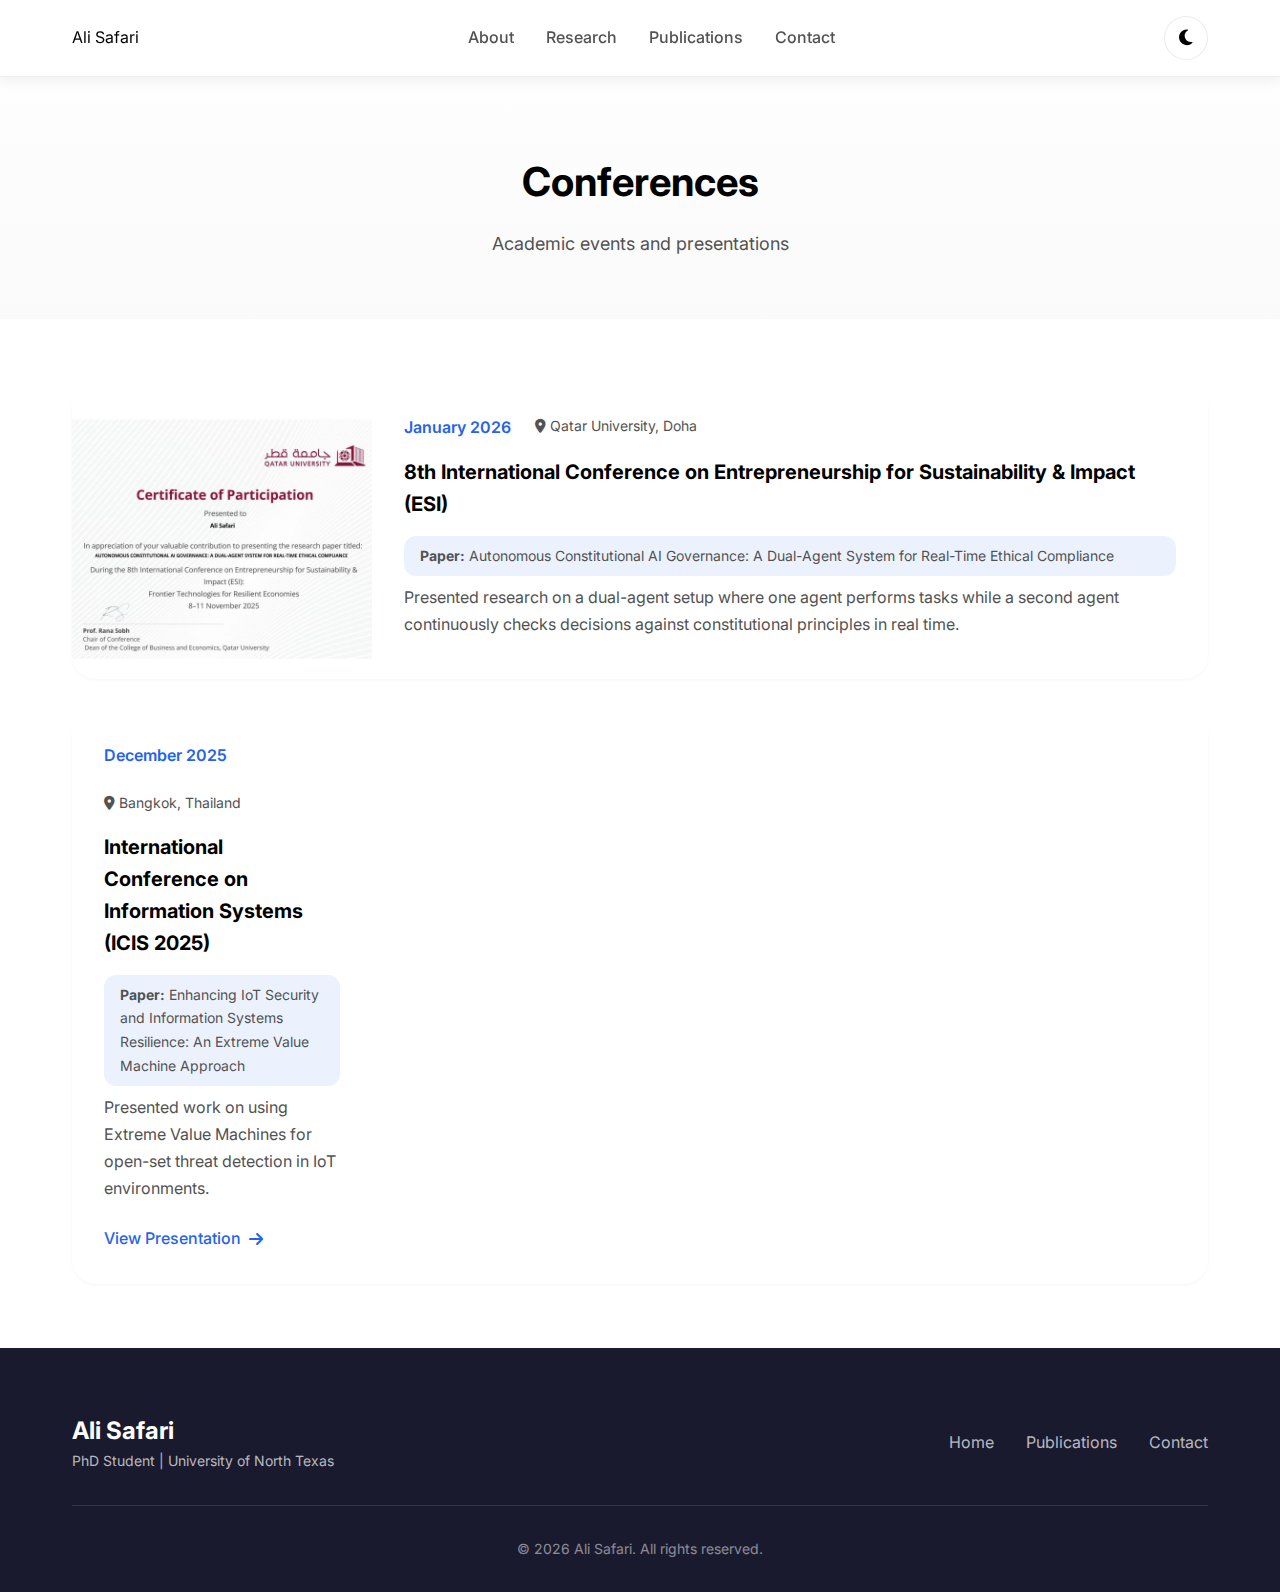
<file: conferences/index.html>
<!DOCTYPE html>
<html lang="en">

<head>
    <meta charset="UTF-8">
    <meta name="viewport" content="width=device-width, initial-scale=1.0">
    <title>Conferences | Ali Safari</title>
    <meta name="description" content="Conferences and academic events attended by Ali Safari">
    <link rel="stylesheet" href="../css/style.css">
    <link rel="preconnect" href="https://fonts.googleapis.com">
    <link href="https://fonts.googleapis.com/css2?family=Inter:wght@300;400;500;600;700&display=swap" rel="stylesheet">
    <link rel="stylesheet" href="https://cdnjs.cloudflare.com/ajax/libs/font-awesome/6.4.0/css/all.min.css">
</head>

<body>
    <!-- Navigation -->
    <nav class="navbar scrolled">
        <div class="nav-container">
            <a href="../" class="nav-logo">Ali Safari</a>
            <ul class="nav-links">
                <li><a href="../#about">About</a></li>
                <li><a href="../#research">Research</a></li>
                <li><a href="../#publications">Publications</a></li>
                <li><a href="../#contact">Contact</a></li>
            </ul>
            <div class="nav-actions">
                <button class="theme-toggle" id="themeToggle" aria-label="Toggle dark mode">
                    <i class="fas fa-moon"></i>
                </button>
            </div>
        </div>
    </nav>

    <!-- Header -->
    <section class="page-header">
        <div class="container">
            <h1>Conferences</h1>
            <p>Academic events and presentations</p>
        </div>
    </section>

    <!-- Conferences Grid -->
    <section class="section">
        <div class="container">
            <div class="conferences-grid">

                <!-- ESI 2026 -->
                <div class="conference-card">
                    <div class="conference-image">
                        <img src="../images/esi-qatar.jpg" alt="ESI Conference at Qatar University">
                    </div>
                    <div class="conference-content">
                        <div class="conference-meta">
                            <span class="conference-date">January 2026</span>
                            <span class="conference-location"><i class="fas fa-map-marker-alt"></i> Qatar University,
                                Doha</span>
                        </div>
                        <h3>8th International Conference on Entrepreneurship for Sustainability & Impact (ESI)</h3>
                        <p class="conference-paper"><strong>Paper:</strong> Autonomous Constitutional AI Governance: A
                            Dual-Agent System for Real-Time Ethical Compliance</p>
                        <p>Presented research on a dual-agent setup where one agent performs tasks while a second agent
                            continuously checks decisions against constitutional principles in real time.</p>
                    </div>
                </div>

                <!-- ICIS 2025 -->
                <div class="conference-card">
                    <div class="conference-content">
                        <div class="conference-meta">
                            <span class="conference-date">December 2025</span>
                            <span class="conference-location"><i class="fas fa-map-marker-alt"></i> Bangkok,
                                Thailand</span>
                        </div>
                        <h3>International Conference on Information Systems (ICIS 2025)</h3>
                        <p class="conference-paper"><strong>Paper:</strong> Enhancing IoT Security and Information
                            Systems Resilience: An Extreme Value Machine Approach</p>
                        <p>Presented work on using Extreme Value Machines for open-set threat detection in IoT
                            environments.</p>
                        <a href="../icis2025/" class="conference-link">View Presentation <i
                                class="fas fa-arrow-right"></i></a>
                    </div>
                </div>

            </div>
        </div>
    </section>

    <!-- Footer -->
    <footer class="footer">
        <div class="container">
            <div class="footer-content">
                <div class="footer-logo">
                    <span>Ali Safari</span>
                    <p>PhD Student | University of North Texas</p>
                </div>
                <div class="footer-links">
                    <a href="../">Home</a>
                    <a href="../#publications">Publications</a>
                    <a href="../#contact">Contact</a>
                </div>
            </div>
            <div class="footer-bottom">
                <p>&copy; 2026 Ali Safari. All rights reserved.</p>
            </div>
        </div>
    </footer>

    <script src="../js/main.js"></script>
</body>

</html>
</file>
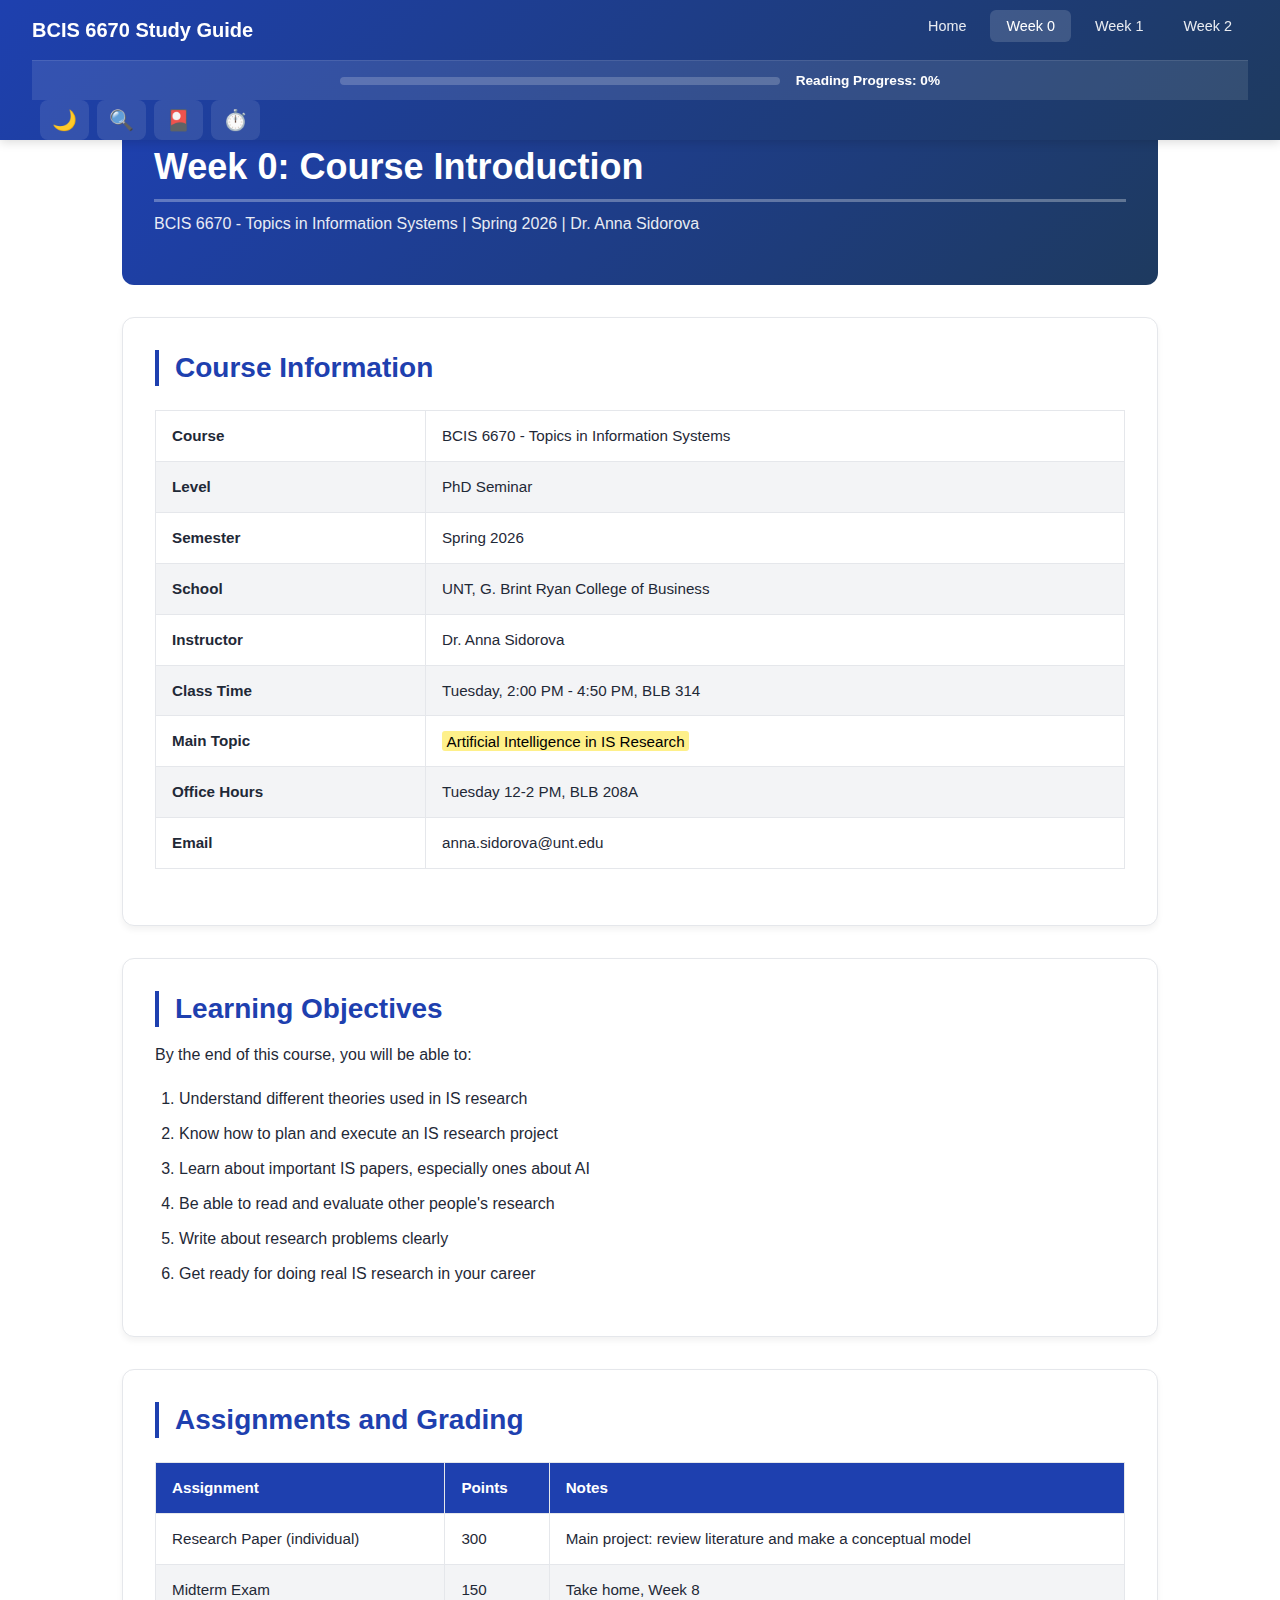
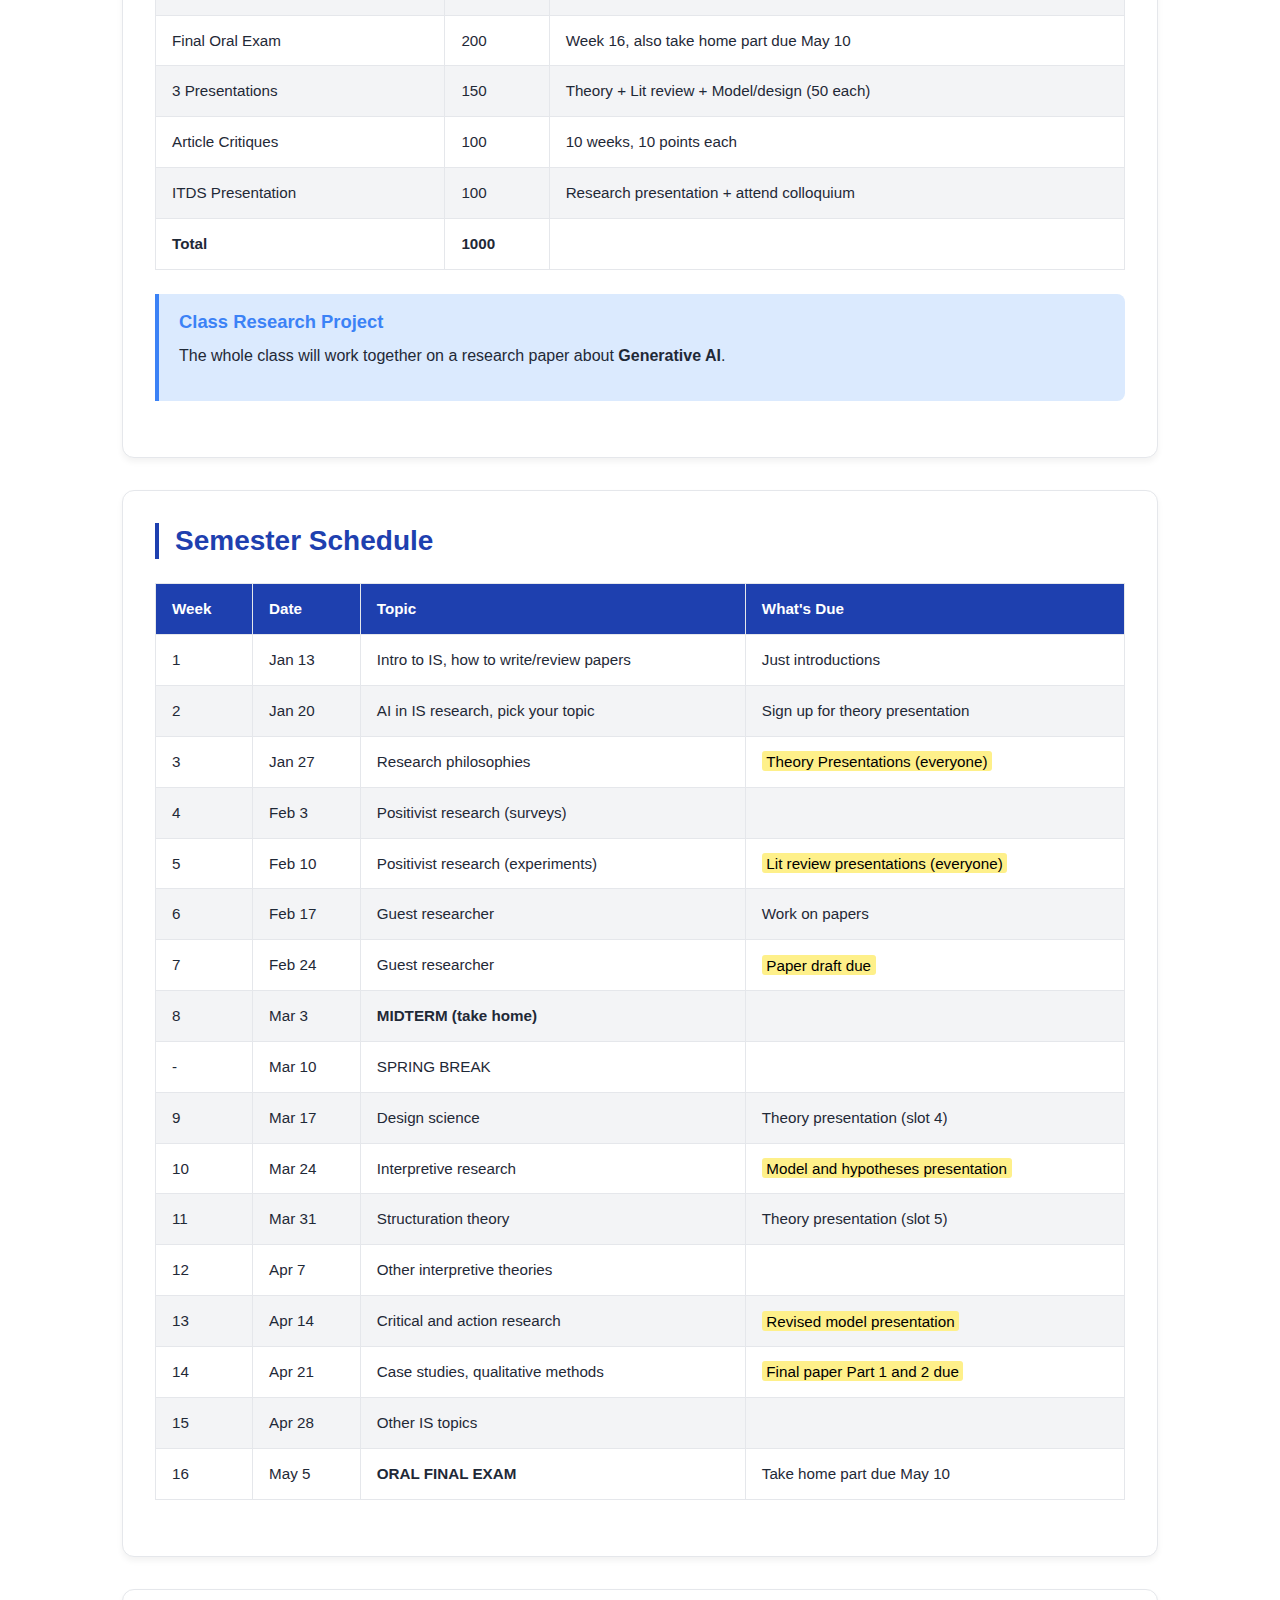
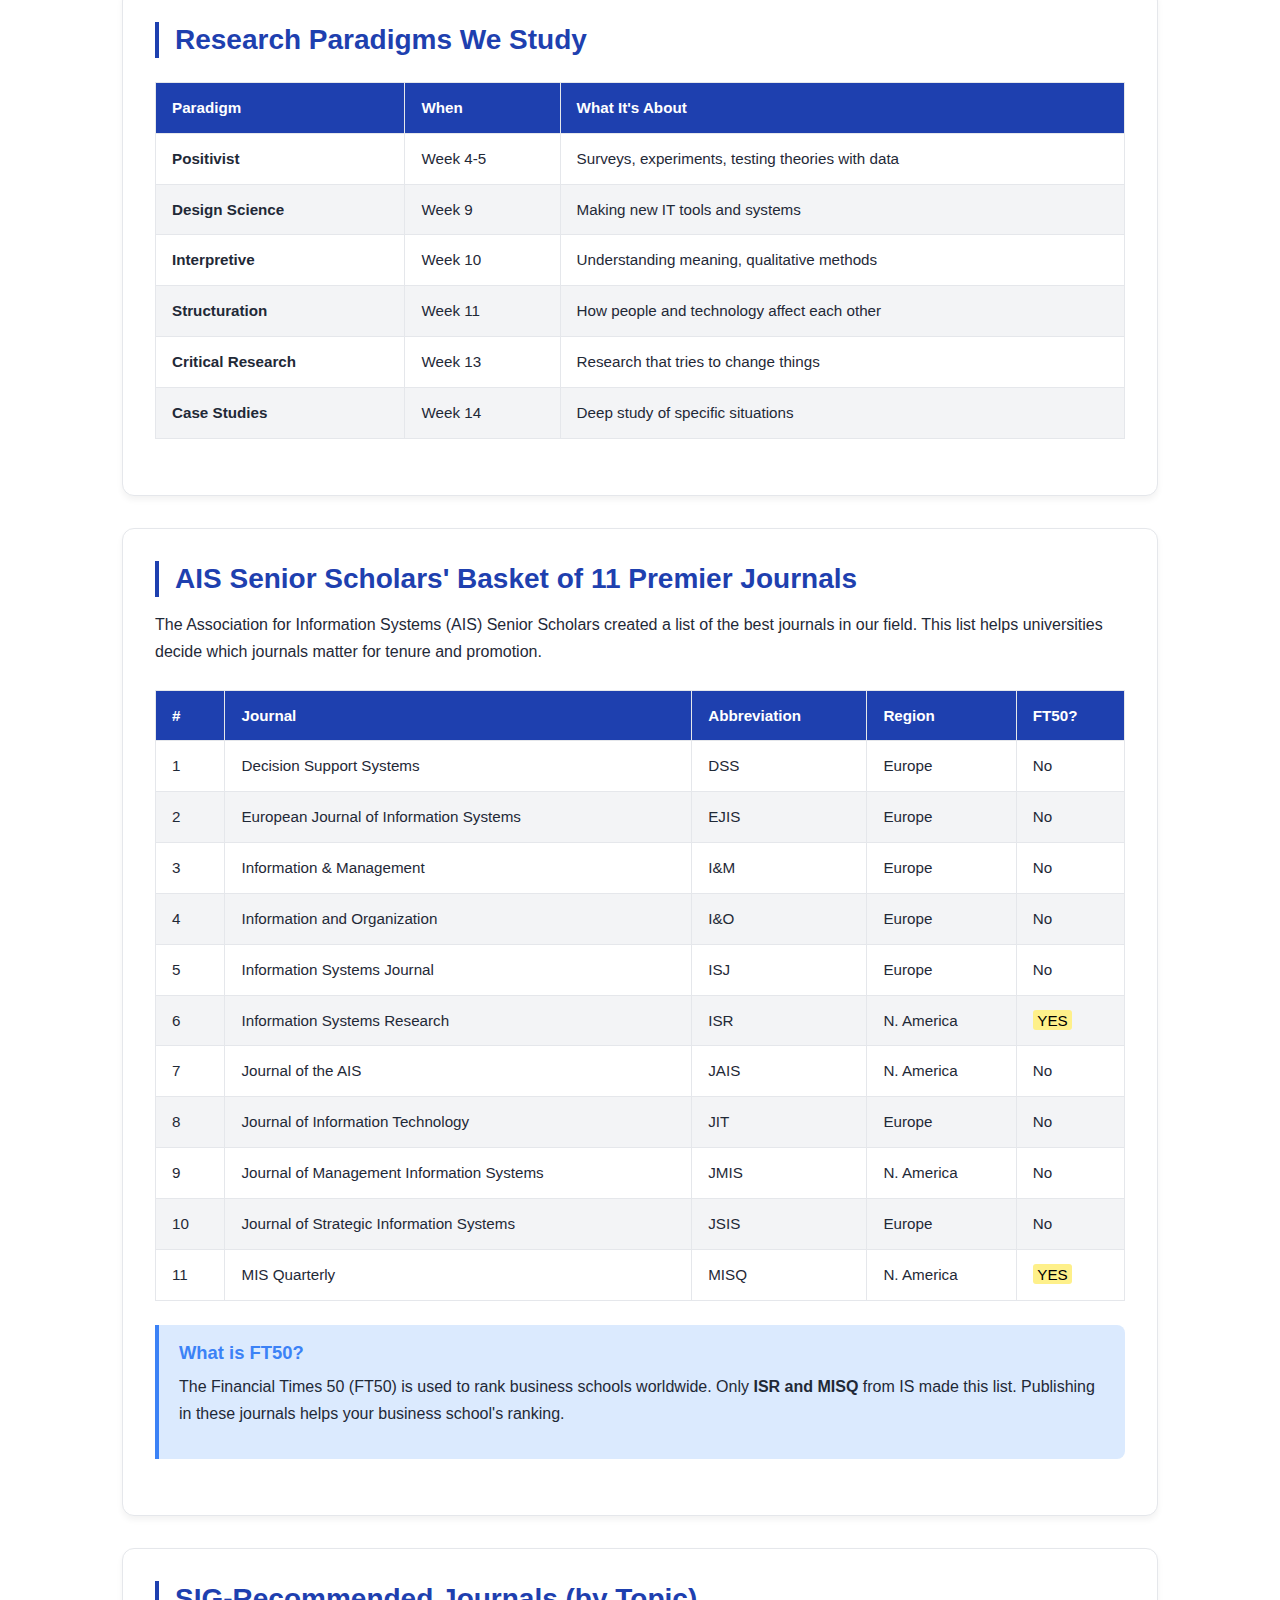
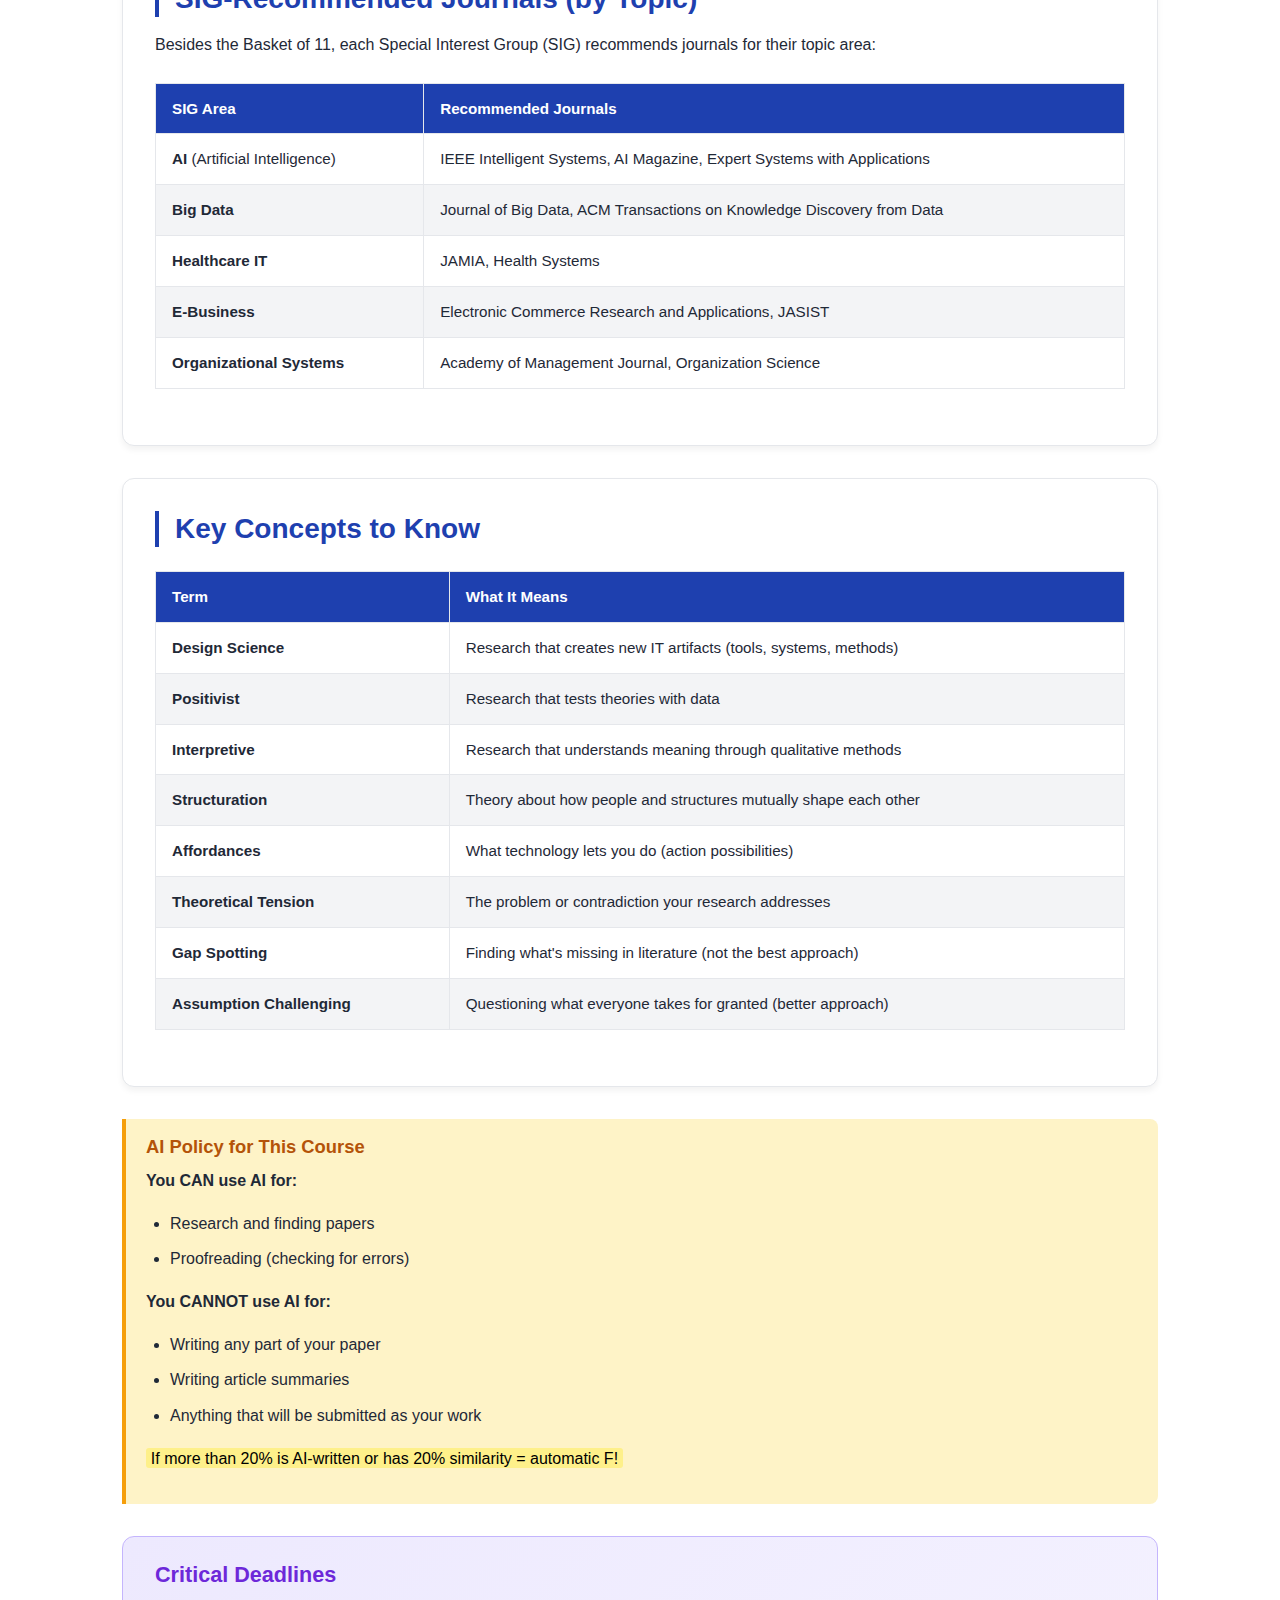
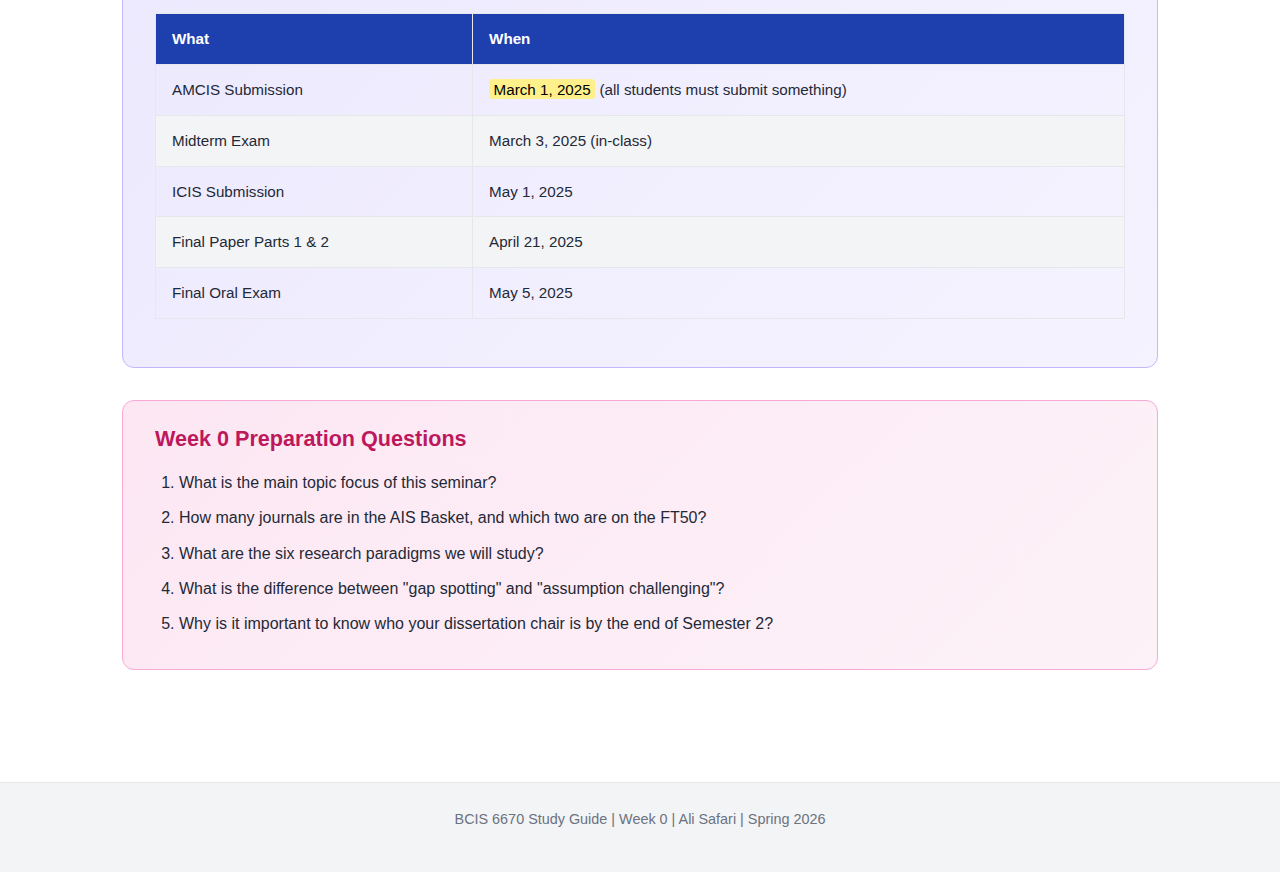
<file: 6670/session0.html>
<!DOCTYPE html>
<html lang="en">

<head>
    <meta charset="UTF-8">
    <meta name="viewport" content="width=device-width, initial-scale=1.0">
    <meta name="description" content="Week 0: Course Introduction and Syllabus - BCIS 6670">
    <meta name="theme-color" content="#1e40af">
    <meta name="apple-mobile-web-app-capable" content="yes">

    <!-- Open Graph -->
    <meta property="og:type" content="article">
    <meta property="og:title" content="Week 0: Course Introduction | BCIS 6670">
    <meta property="og:description" content="Course Syllabus and Introduction - PhD Study Guide">
    <meta property="og:url" content="https://6670.vercel.app/session0.html">

    <title>Week 0: Course Introduction | BCIS 6670 Study Guide</title>
    <link rel="manifest" href="manifest.json">
    <link rel="stylesheet" href="css/style.css">
</head>

<body>

    <!-- Navigation Bar -->
    <nav class="navbar">
        <div class="navbar-content">
            <a href="index.html" class="navbar-brand">BCIS 6670 Study Guide</a>
            <ul class="navbar-links">
                <li><a href="index.html">Home</a></li>
                <li><a href="session0.html" class="active">Week 0</a></li>
                <li><a href="session1.html">Week 1</a></li>
                <li><a href="session2.html">Week 2</a></li>
            </ul>
        </div>
        <div class="progress-container">
            <div class="progress-bar-wrapper">
                <div class="progress-bar">
                    <div class="progress-fill"></div>
                </div>
                <span class="progress-text">Reading Progress: 0%</span>
            </div>
        </div>
    </nav>

    <!-- Main Content -->
    <main class="container">

        <!-- Session Header -->
        <div class="session-header">
            <h1>Week 0: Course Introduction</h1>
            <p class="session-meta">BCIS 6670 - Topics in Information Systems | Spring 2026 | Dr. Anna Sidorova</p>
        </div>

        <!-- Course Overview -->
        <div class="paper-card">
            <h2>Course Information</h2>

            <table>
                <tbody>
                    <tr>
                        <td><strong>Course</strong></td>
                        <td>BCIS 6670 - Topics in Information Systems</td>
                    </tr>
                    <tr>
                        <td><strong>Level</strong></td>
                        <td>PhD Seminar</td>
                    </tr>
                    <tr>
                        <td><strong>Semester</strong></td>
                        <td>Spring 2026</td>
                    </tr>
                    <tr>
                        <td><strong>School</strong></td>
                        <td>UNT, G. Brint Ryan College of Business</td>
                    </tr>
                    <tr>
                        <td><strong>Instructor</strong></td>
                        <td>Dr. Anna Sidorova</td>
                    </tr>
                    <tr>
                        <td><strong>Class Time</strong></td>
                        <td>Tuesday, 2:00 PM - 4:50 PM, BLB 314</td>
                    </tr>
                    <tr>
                        <td><strong>Main Topic</strong></td>
                        <td><mark>Artificial Intelligence in IS Research</mark></td>
                    </tr>
                    <tr>
                        <td><strong>Office Hours</strong></td>
                        <td>Tuesday 12-2 PM, BLB 208A</td>
                    </tr>
                    <tr>
                        <td><strong>Email</strong></td>
                        <td>anna.sidorova@unt.edu</td>
                    </tr>
                </tbody>
            </table>
        </div>

        <!-- Learning Objectives -->
        <div class="paper-card">
            <h2>Learning Objectives</h2>
            <p>By the end of this course, you will be able to:</p>
            <ol>
                <li>Understand different theories used in IS research</li>
                <li>Know how to plan and execute an IS research project</li>
                <li>Learn about important IS papers, especially ones about AI</li>
                <li>Be able to read and evaluate other people's research</li>
                <li>Write about research problems clearly</li>
                <li>Get ready for doing real IS research in your career</li>
            </ol>
        </div>

        <!-- Assignments and Grading -->
        <div class="paper-card">
            <h2>Assignments and Grading</h2>

            <table>
                <thead>
                    <tr>
                        <th>Assignment</th>
                        <th>Points</th>
                        <th>Notes</th>
                    </tr>
                </thead>
                <tbody>
                    <tr>
                        <td>Research Paper (individual)</td>
                        <td>300</td>
                        <td>Main project: review literature and make a conceptual model</td>
                    </tr>
                    <tr>
                        <td>Midterm Exam</td>
                        <td>150</td>
                        <td>Take home, Week 8</td>
                    </tr>
                    <tr>
                        <td>Final Oral Exam</td>
                        <td>200</td>
                        <td>Week 16, also take home part due May 10</td>
                    </tr>
                    <tr>
                        <td>3 Presentations</td>
                        <td>150</td>
                        <td>Theory + Lit review + Model/design (50 each)</td>
                    </tr>
                    <tr>
                        <td>Article Critiques</td>
                        <td>100</td>
                        <td>10 weeks, 10 points each</td>
                    </tr>
                    <tr>
                        <td>ITDS Presentation</td>
                        <td>100</td>
                        <td>Research presentation + attend colloquium</td>
                    </tr>
                    <tr>
                        <td><strong>Total</strong></td>
                        <td><strong>1000</strong></td>
                        <td></td>
                    </tr>
                </tbody>
            </table>

            <div class="info-box">
                <h4>Class Research Project</h4>
                <p>The whole class will work together on a research paper about <strong>Generative AI</strong>.</p>
            </div>
        </div>

        <!-- Semester Schedule -->
        <div class="paper-card">
            <h2>Semester Schedule</h2>

            <table>
                <thead>
                    <tr>
                        <th>Week</th>
                        <th>Date</th>
                        <th>Topic</th>
                        <th>What's Due</th>
                    </tr>
                </thead>
                <tbody>
                    <tr>
                        <td>1</td>
                        <td>Jan 13</td>
                        <td>Intro to IS, how to write/review papers</td>
                        <td>Just introductions</td>
                    </tr>
                    <tr>
                        <td>2</td>
                        <td>Jan 20</td>
                        <td>AI in IS research, pick your topic</td>
                        <td>Sign up for theory presentation</td>
                    </tr>
                    <tr>
                        <td>3</td>
                        <td>Jan 27</td>
                        <td>Research philosophies</td>
                        <td><mark>Theory Presentations (everyone)</mark></td>
                    </tr>
                    <tr>
                        <td>4</td>
                        <td>Feb 3</td>
                        <td>Positivist research (surveys)</td>
                        <td></td>
                    </tr>
                    <tr>
                        <td>5</td>
                        <td>Feb 10</td>
                        <td>Positivist research (experiments)</td>
                        <td><mark>Lit review presentations (everyone)</mark></td>
                    </tr>
                    <tr>
                        <td>6</td>
                        <td>Feb 17</td>
                        <td>Guest researcher</td>
                        <td>Work on papers</td>
                    </tr>
                    <tr>
                        <td>7</td>
                        <td>Feb 24</td>
                        <td>Guest researcher</td>
                        <td><mark>Paper draft due</mark></td>
                    </tr>
                    <tr>
                        <td>8</td>
                        <td>Mar 3</td>
                        <td><strong>MIDTERM (take home)</strong></td>
                        <td></td>
                    </tr>
                    <tr>
                        <td>-</td>
                        <td>Mar 10</td>
                        <td>SPRING BREAK</td>
                        <td></td>
                    </tr>
                    <tr>
                        <td>9</td>
                        <td>Mar 17</td>
                        <td>Design science</td>
                        <td>Theory presentation (slot 4)</td>
                    </tr>
                    <tr>
                        <td>10</td>
                        <td>Mar 24</td>
                        <td>Interpretive research</td>
                        <td><mark>Model and hypotheses presentation</mark></td>
                    </tr>
                    <tr>
                        <td>11</td>
                        <td>Mar 31</td>
                        <td>Structuration theory</td>
                        <td>Theory presentation (slot 5)</td>
                    </tr>
                    <tr>
                        <td>12</td>
                        <td>Apr 7</td>
                        <td>Other interpretive theories</td>
                        <td></td>
                    </tr>
                    <tr>
                        <td>13</td>
                        <td>Apr 14</td>
                        <td>Critical and action research</td>
                        <td><mark>Revised model presentation</mark></td>
                    </tr>
                    <tr>
                        <td>14</td>
                        <td>Apr 21</td>
                        <td>Case studies, qualitative methods</td>
                        <td><mark>Final paper Part 1 and 2 due</mark></td>
                    </tr>
                    <tr>
                        <td>15</td>
                        <td>Apr 28</td>
                        <td>Other IS topics</td>
                        <td></td>
                    </tr>
                    <tr>
                        <td>16</td>
                        <td>May 5</td>
                        <td><strong>ORAL FINAL EXAM</strong></td>
                        <td>Take home part due May 10</td>
                    </tr>
                </tbody>
            </table>
        </div>

        <!-- Research Paradigms -->
        <div class="paper-card">
            <h2>Research Paradigms We Study</h2>

            <table>
                <thead>
                    <tr>
                        <th>Paradigm</th>
                        <th>When</th>
                        <th>What It's About</th>
                    </tr>
                </thead>
                <tbody>
                    <tr>
                        <td><strong>Positivist</strong></td>
                        <td>Week 4-5</td>
                        <td>Surveys, experiments, testing theories with data</td>
                    </tr>
                    <tr>
                        <td><strong>Design Science</strong></td>
                        <td>Week 9</td>
                        <td>Making new IT tools and systems</td>
                    </tr>
                    <tr>
                        <td><strong>Interpretive</strong></td>
                        <td>Week 10</td>
                        <td>Understanding meaning, qualitative methods</td>
                    </tr>
                    <tr>
                        <td><strong>Structuration</strong></td>
                        <td>Week 11</td>
                        <td>How people and technology affect each other</td>
                    </tr>
                    <tr>
                        <td><strong>Critical Research</strong></td>
                        <td>Week 13</td>
                        <td>Research that tries to change things</td>
                    </tr>
                    <tr>
                        <td><strong>Case Studies</strong></td>
                        <td>Week 14</td>
                        <td>Deep study of specific situations</td>
                    </tr>
                </tbody>
            </table>
        </div>

        <!-- Premier Journals -->
        <div class="paper-card">
            <h2>AIS Senior Scholars' Basket of 11 Premier Journals</h2>

            <p>The Association for Information Systems (AIS) Senior Scholars created a list of the best journals in our
                field. This list helps universities decide which journals matter for tenure and promotion.</p>

            <table>
                <thead>
                    <tr>
                        <th>#</th>
                        <th>Journal</th>
                        <th>Abbreviation</th>
                        <th>Region</th>
                        <th>FT50?</th>
                    </tr>
                </thead>
                <tbody>
                    <tr>
                        <td>1</td>
                        <td>Decision Support Systems</td>
                        <td>DSS</td>
                        <td>Europe</td>
                        <td>No</td>
                    </tr>
                    <tr>
                        <td>2</td>
                        <td>European Journal of Information Systems</td>
                        <td>EJIS</td>
                        <td>Europe</td>
                        <td>No</td>
                    </tr>
                    <tr>
                        <td>3</td>
                        <td>Information & Management</td>
                        <td>I&M</td>
                        <td>Europe</td>
                        <td>No</td>
                    </tr>
                    <tr>
                        <td>4</td>
                        <td>Information and Organization</td>
                        <td>I&O</td>
                        <td>Europe</td>
                        <td>No</td>
                    </tr>
                    <tr>
                        <td>5</td>
                        <td>Information Systems Journal</td>
                        <td>ISJ</td>
                        <td>Europe</td>
                        <td>No</td>
                    </tr>
                    <tr>
                        <td>6</td>
                        <td>Information Systems Research</td>
                        <td>ISR</td>
                        <td>N. America</td>
                        <td><mark>YES</mark></td>
                    </tr>
                    <tr>
                        <td>7</td>
                        <td>Journal of the AIS</td>
                        <td>JAIS</td>
                        <td>N. America</td>
                        <td>No</td>
                    </tr>
                    <tr>
                        <td>8</td>
                        <td>Journal of Information Technology</td>
                        <td>JIT</td>
                        <td>Europe</td>
                        <td>No</td>
                    </tr>
                    <tr>
                        <td>9</td>
                        <td>Journal of Management Information Systems</td>
                        <td>JMIS</td>
                        <td>N. America</td>
                        <td>No</td>
                    </tr>
                    <tr>
                        <td>10</td>
                        <td>Journal of Strategic Information Systems</td>
                        <td>JSIS</td>
                        <td>Europe</td>
                        <td>No</td>
                    </tr>
                    <tr>
                        <td>11</td>
                        <td>MIS Quarterly</td>
                        <td>MISQ</td>
                        <td>N. America</td>
                        <td><mark>YES</mark></td>
                    </tr>
                </tbody>
            </table>

            <div class="info-box">
                <h4>What is FT50?</h4>
                <p>The Financial Times 50 (FT50) is used to rank business schools worldwide. Only <strong>ISR and
                        MISQ</strong> from IS made this list. Publishing in these journals helps your business school's
                    ranking.</p>
            </div>
        </div>

        <!-- SIG Journals -->
        <div class="paper-card">
            <h2>SIG-Recommended Journals (by Topic)</h2>

            <p>Besides the Basket of 11, each Special Interest Group (SIG) recommends journals for their topic area:</p>

            <table>
                <thead>
                    <tr>
                        <th>SIG Area</th>
                        <th>Recommended Journals</th>
                    </tr>
                </thead>
                <tbody>
                    <tr>
                        <td><strong>AI</strong> (Artificial Intelligence)</td>
                        <td>IEEE Intelligent Systems, AI Magazine, Expert Systems with Applications</td>
                    </tr>
                    <tr>
                        <td><strong>Big Data</strong></td>
                        <td>Journal of Big Data, ACM Transactions on Knowledge Discovery from Data</td>
                    </tr>
                    <tr>
                        <td><strong>Healthcare IT</strong></td>
                        <td>JAMIA, Health Systems</td>
                    </tr>
                    <tr>
                        <td><strong>E-Business</strong></td>
                        <td>Electronic Commerce Research and Applications, JASIST</td>
                    </tr>
                    <tr>
                        <td><strong>Organizational Systems</strong></td>
                        <td>Academy of Management Journal, Organization Science</td>
                    </tr>
                </tbody>
            </table>
        </div>

        <!-- Important Concepts -->
        <div class="paper-card">
            <h2>Key Concepts to Know</h2>

            <table>
                <thead>
                    <tr>
                        <th>Term</th>
                        <th>What It Means</th>
                    </tr>
                </thead>
                <tbody>
                    <tr>
                        <td><strong>Design Science</strong></td>
                        <td>Research that creates new IT artifacts (tools, systems, methods)</td>
                    </tr>
                    <tr>
                        <td><strong>Positivist</strong></td>
                        <td>Research that tests theories with data</td>
                    </tr>
                    <tr>
                        <td><strong>Interpretive</strong></td>
                        <td>Research that understands meaning through qualitative methods</td>
                    </tr>
                    <tr>
                        <td><strong>Structuration</strong></td>
                        <td>Theory about how people and structures mutually shape each other</td>
                    </tr>
                    <tr>
                        <td><strong>Affordances</strong></td>
                        <td>What technology lets you do (action possibilities)</td>
                    </tr>
                    <tr>
                        <td><strong>Theoretical Tension</strong></td>
                        <td>The problem or contradiction your research addresses</td>
                    </tr>
                    <tr>
                        <td><strong>Gap Spotting</strong></td>
                        <td>Finding what's missing in literature (not the best approach)</td>
                    </tr>
                    <tr>
                        <td><strong>Assumption Challenging</strong></td>
                        <td>Questioning what everyone takes for granted (better approach)</td>
                    </tr>
                </tbody>
            </table>
        </div>

        <!-- AI Policy -->
        <div class="warning-box">
            <h4>AI Policy for This Course</h4>
            <p><strong>You CAN use AI for:</strong></p>
            <ul>
                <li>Research and finding papers</li>
                <li>Proofreading (checking for errors)</li>
            </ul>
            <p><strong>You CANNOT use AI for:</strong></p>
            <ul>
                <li>Writing any part of your paper</li>
                <li>Writing article summaries</li>
                <li>Anything that will be submitted as your work</li>
            </ul>
            <p><mark>If more than 20% is AI-written or has 20% similarity = automatic F!</mark></p>
        </div>

        <!-- Important Deadlines -->
        <div class="synthesis-section">
            <h3>Critical Deadlines</h3>
            <table>
                <thead>
                    <tr>
                        <th>What</th>
                        <th>When</th>
                    </tr>
                </thead>
                <tbody>
                    <tr>
                        <td>AMCIS Submission</td>
                        <td><mark>March 1, 2025</mark> (all students must submit something)</td>
                    </tr>
                    <tr>
                        <td>Midterm Exam</td>
                        <td>March 3, 2025 (in-class)</td>
                    </tr>
                    <tr>
                        <td>ICIS Submission</td>
                        <td>May 1, 2025</td>
                    </tr>
                    <tr>
                        <td>Final Paper Parts 1 & 2</td>
                        <td>April 21, 2025</td>
                    </tr>
                    <tr>
                        <td>Final Oral Exam</td>
                        <td>May 5, 2025</td>
                    </tr>
                </tbody>
            </table>
        </div>

        <!-- Discussion Questions -->
        <div class="discussion-questions">
            <h3>Week 0 Preparation Questions</h3>
            <ol>
                <li>What is the main topic focus of this seminar?</li>
                <li>How many journals are in the AIS Basket, and which two are on the FT50?</li>
                <li>What are the six research paradigms we will study?</li>
                <li>What is the difference between "gap spotting" and "assumption challenging"?</li>
                <li>Why is it important to know who your dissertation chair is by the end of Semester 2?</li>
            </ol>
        </div>

    </main>

    <!-- Footer -->
    <footer class="footer">
        <p>BCIS 6670 Study Guide | Week 0 | Ali Safari | Spring 2026</p>
    </footer>

    <script src="js/progress.js"></script>
    <script src="js/theme.js"></script>
    <script src="js/search.js"></script>
    <script src="js/flashcards.js"></script>
    <script src="js/timer.js"></script>
    <script>
        if ('serviceWorker' in navigator) {
            navigator.serviceWorker.register('/sw.js').catch(e => { });
        }
    </script>
</body>

</html>
</file>
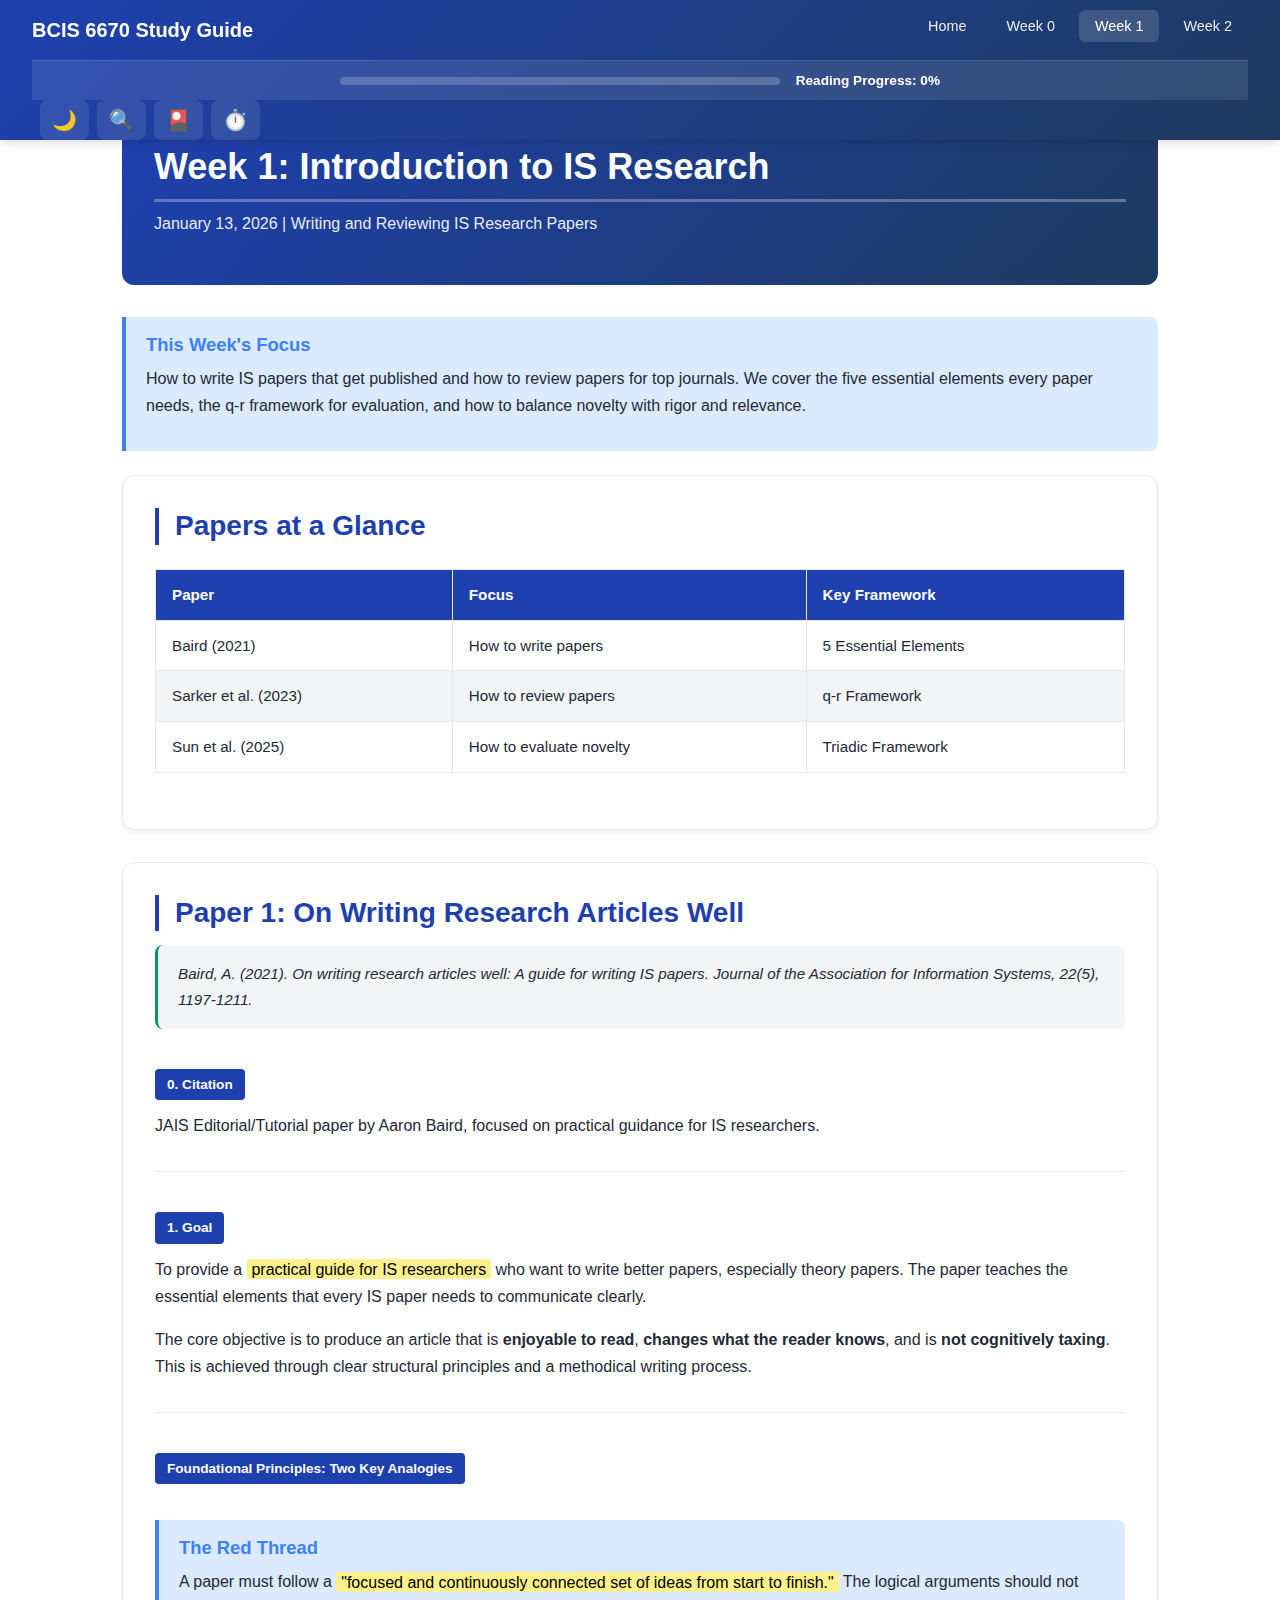
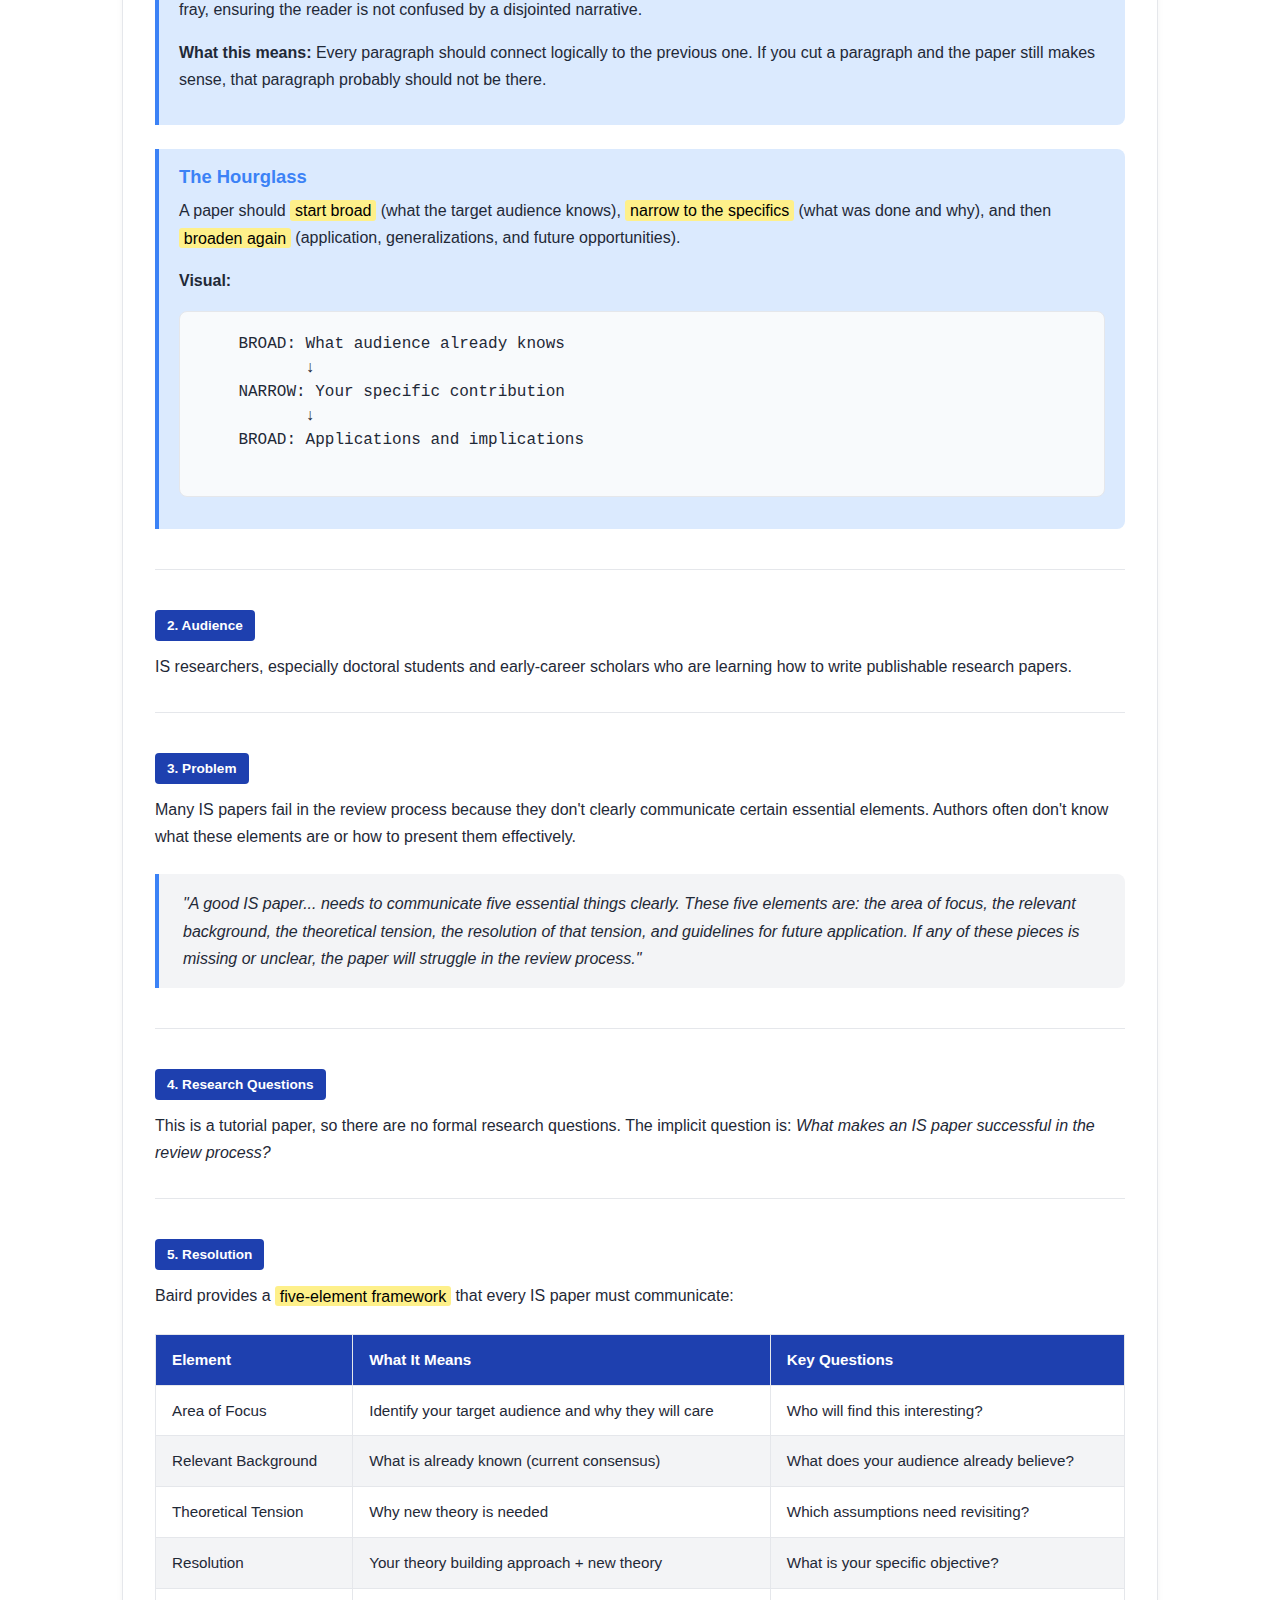
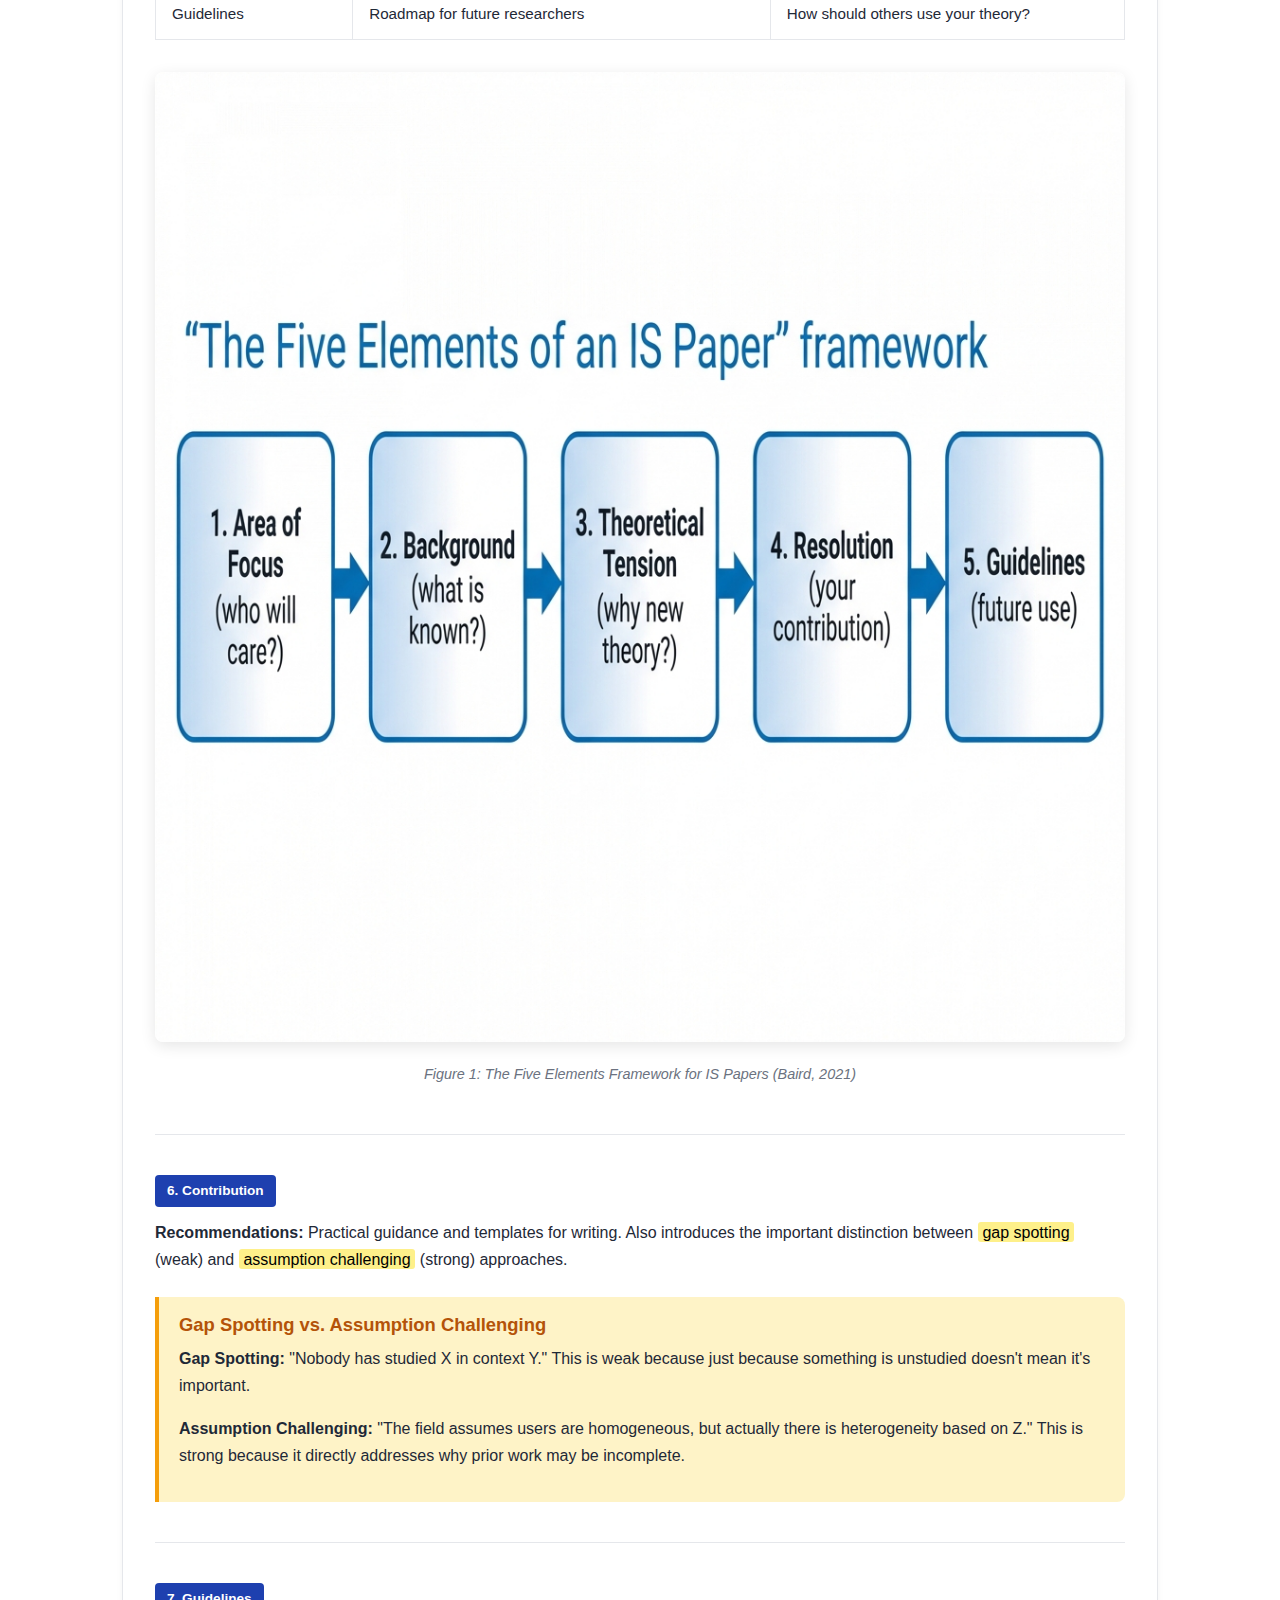
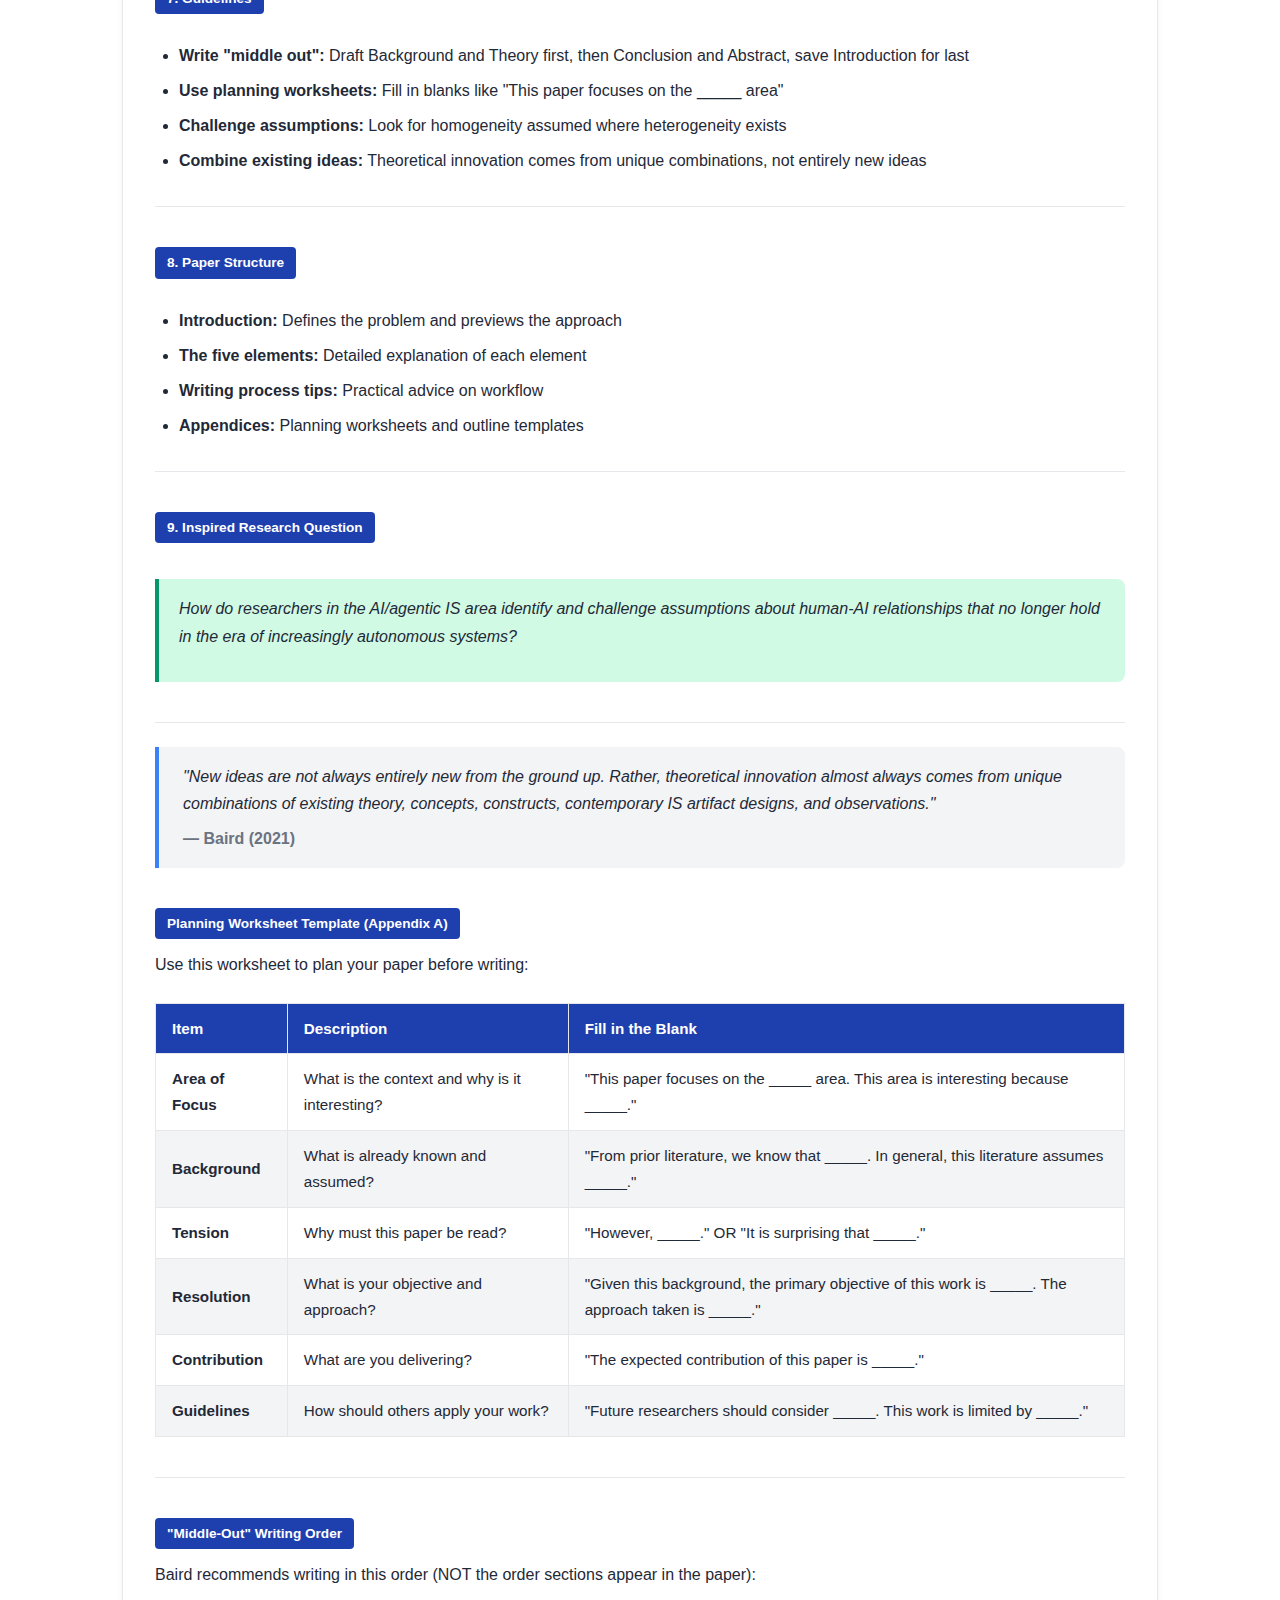
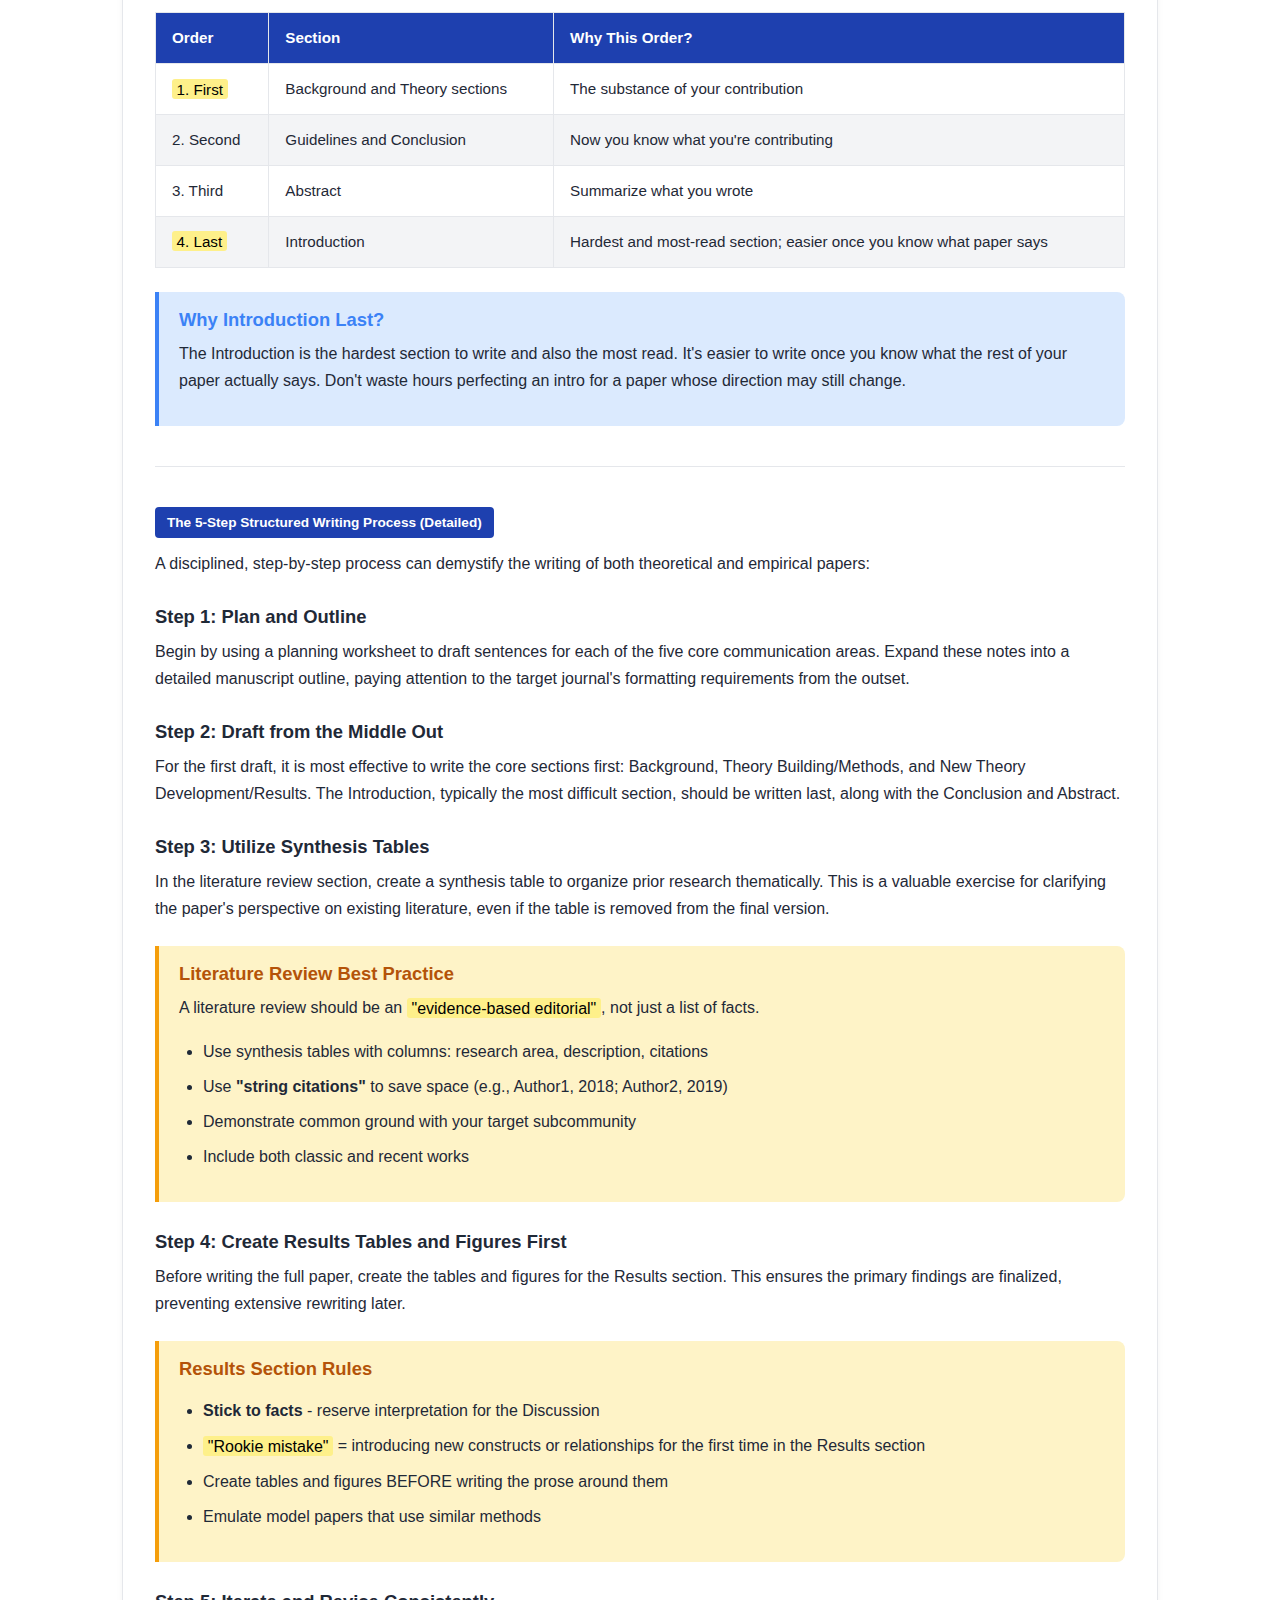
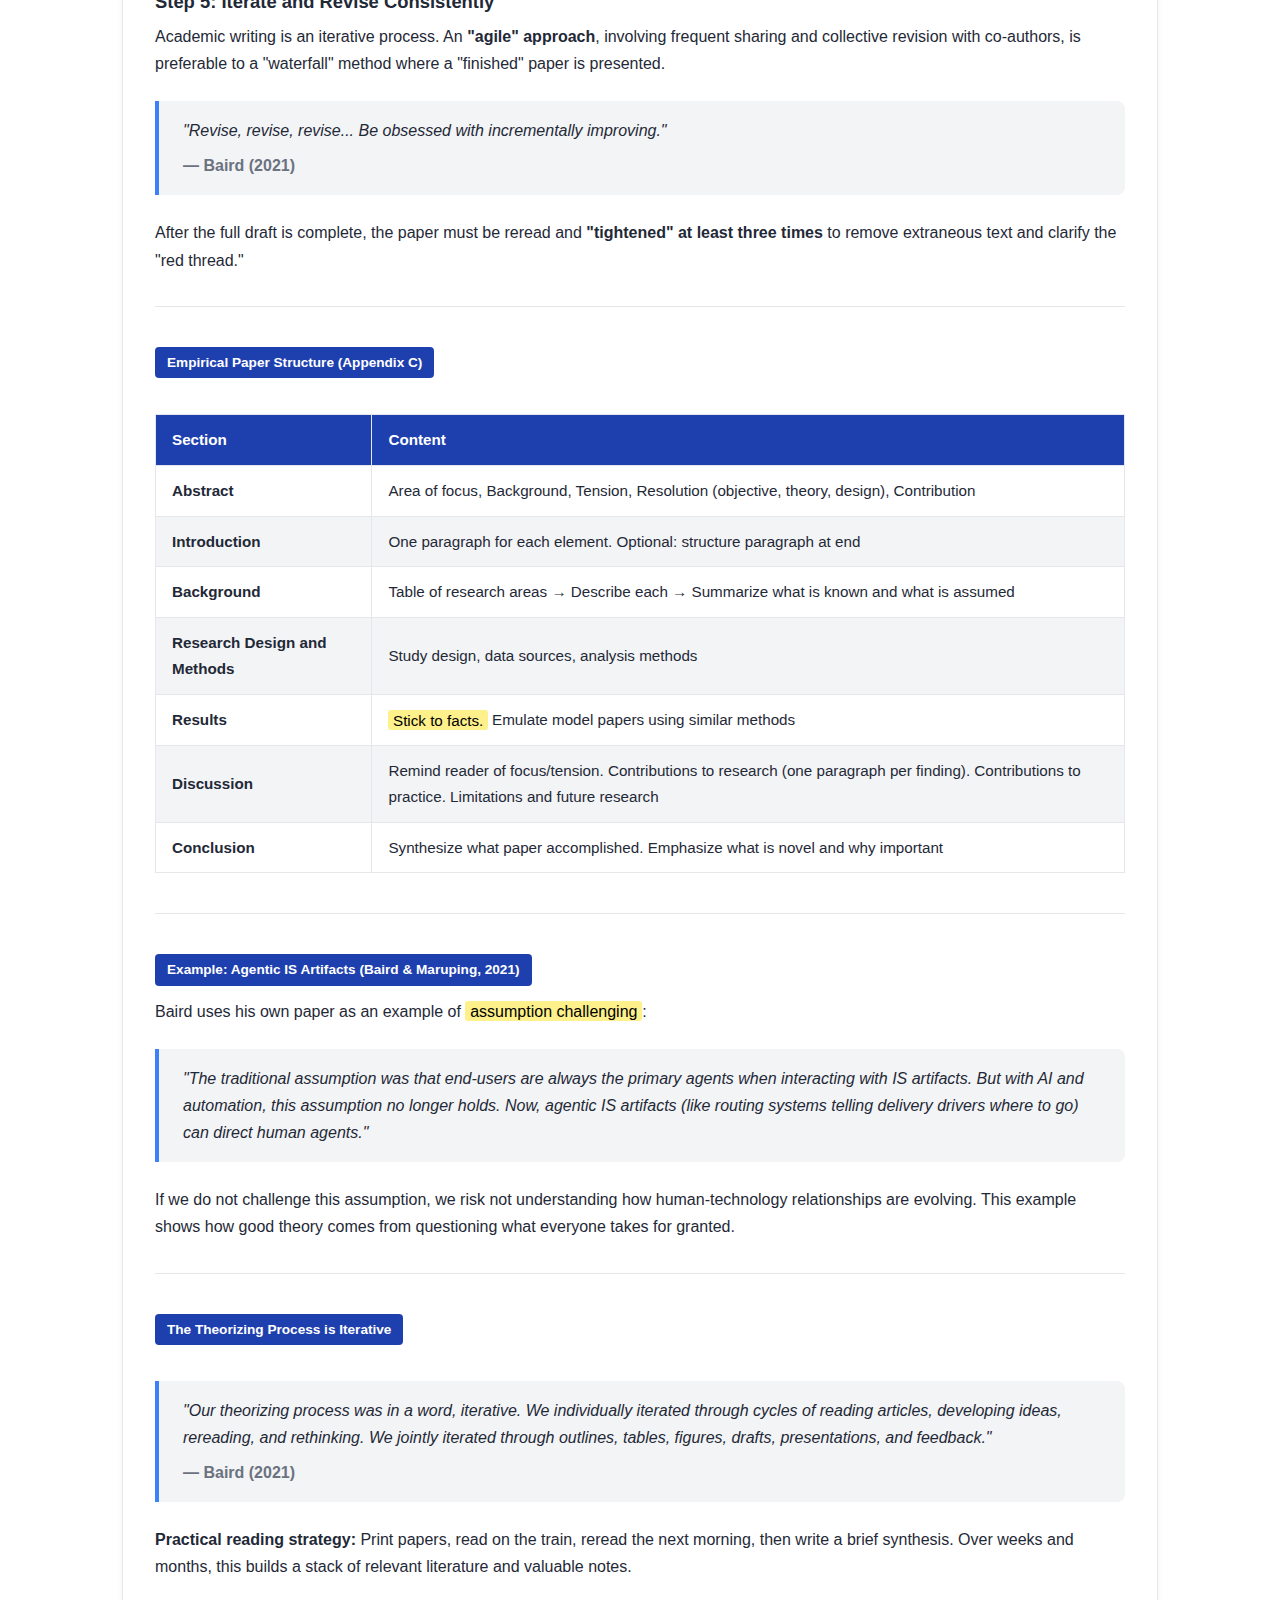
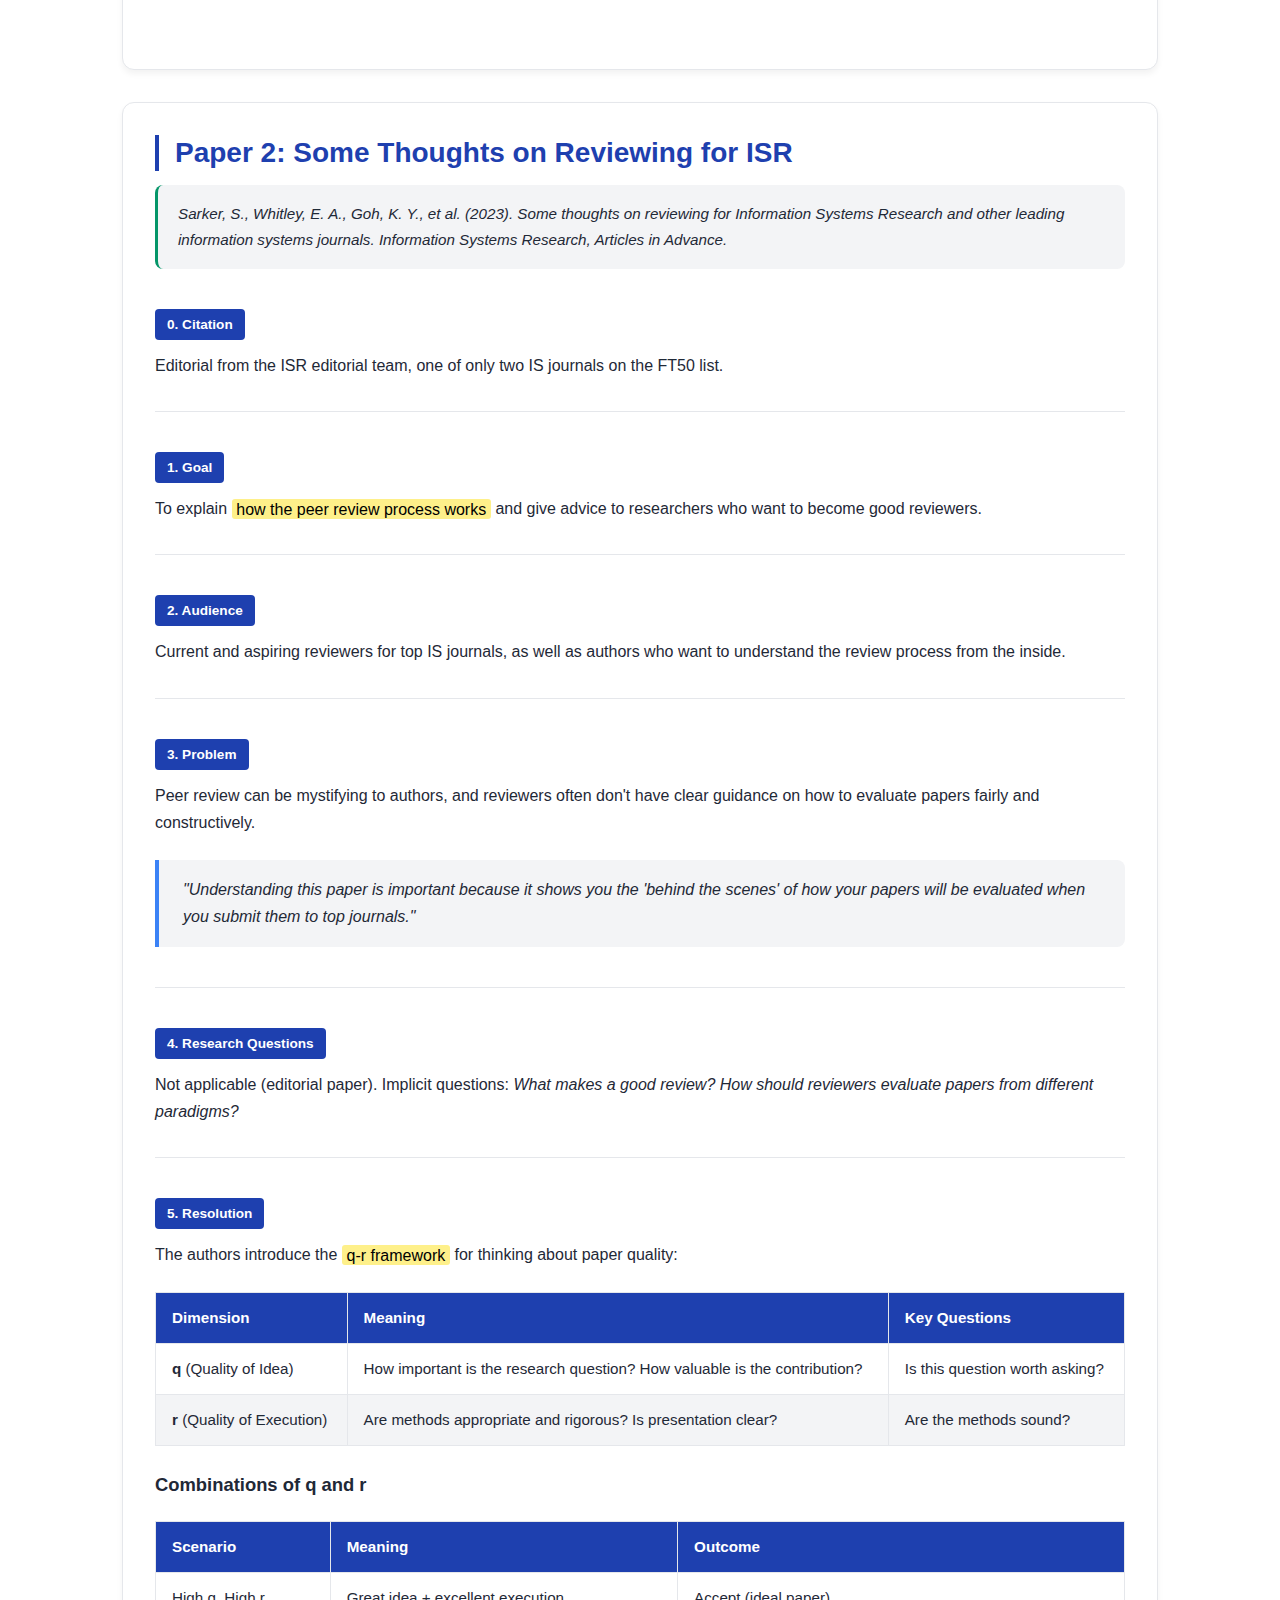
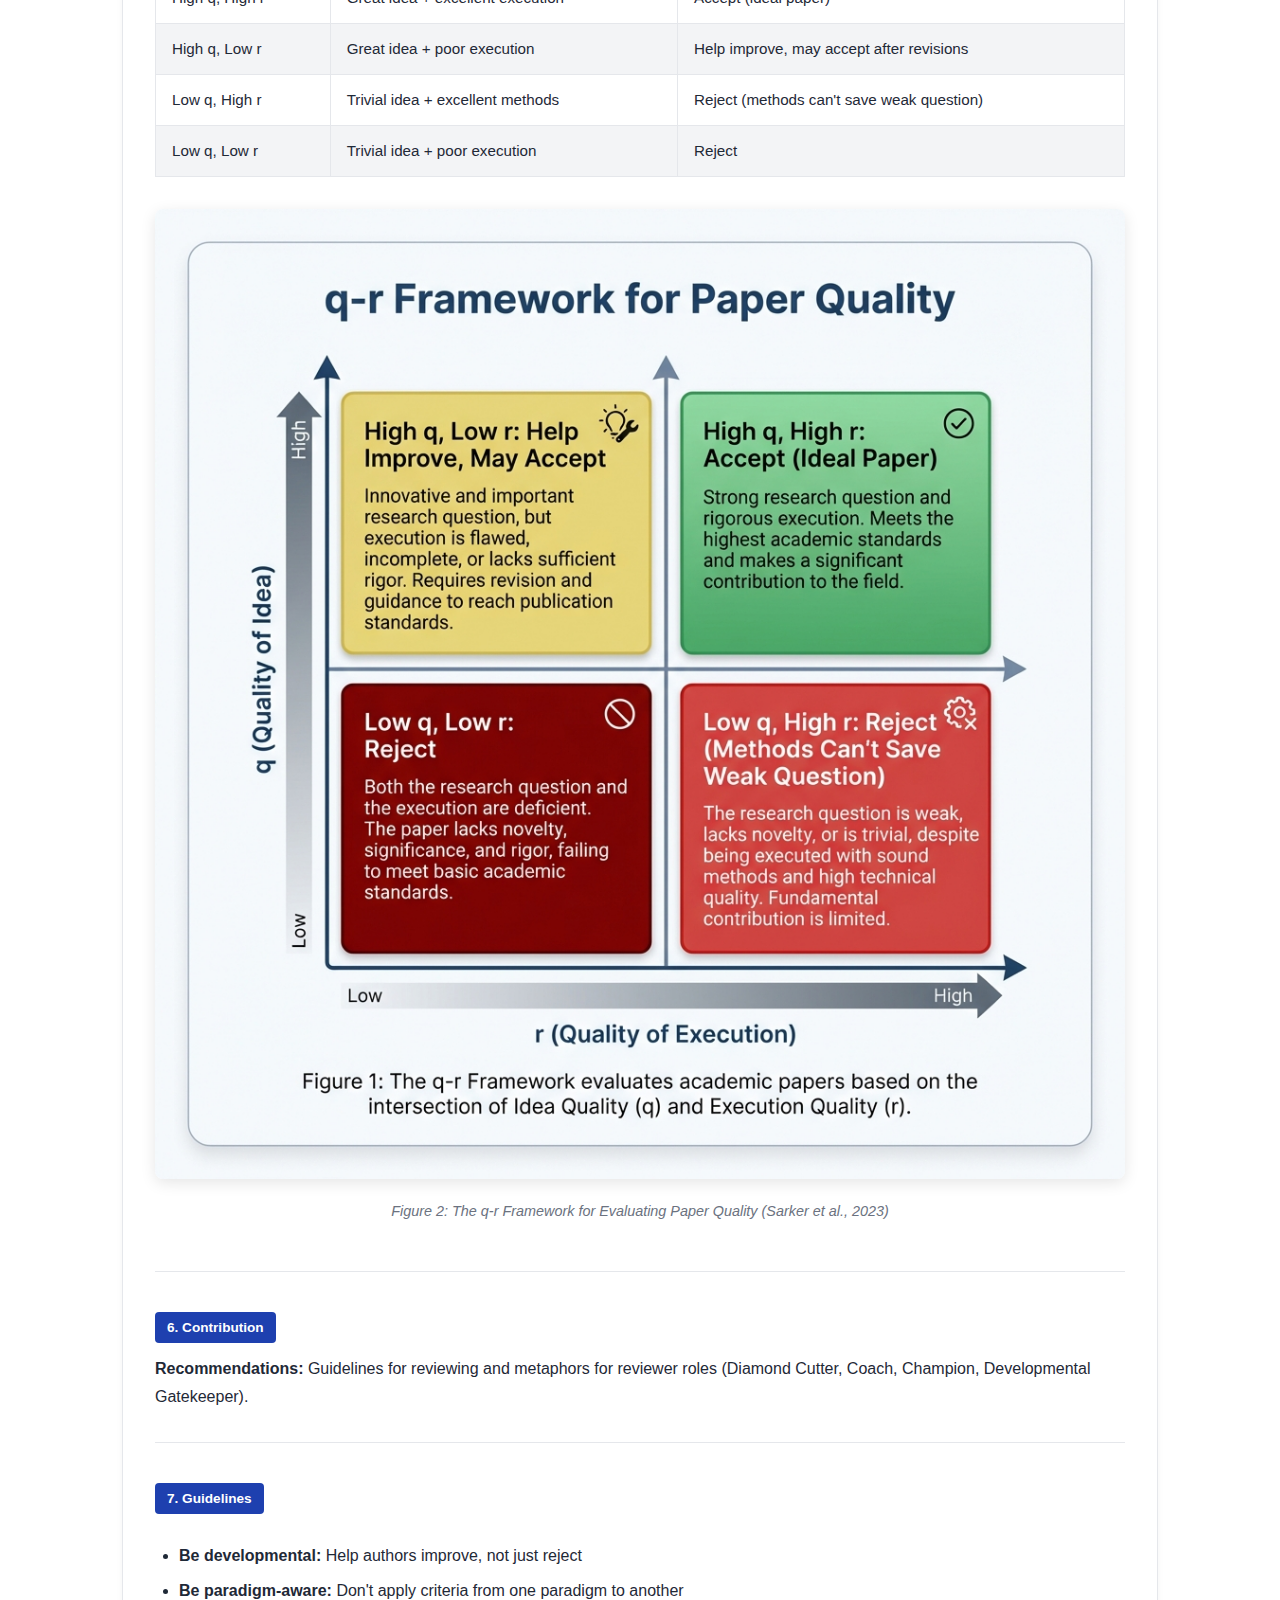
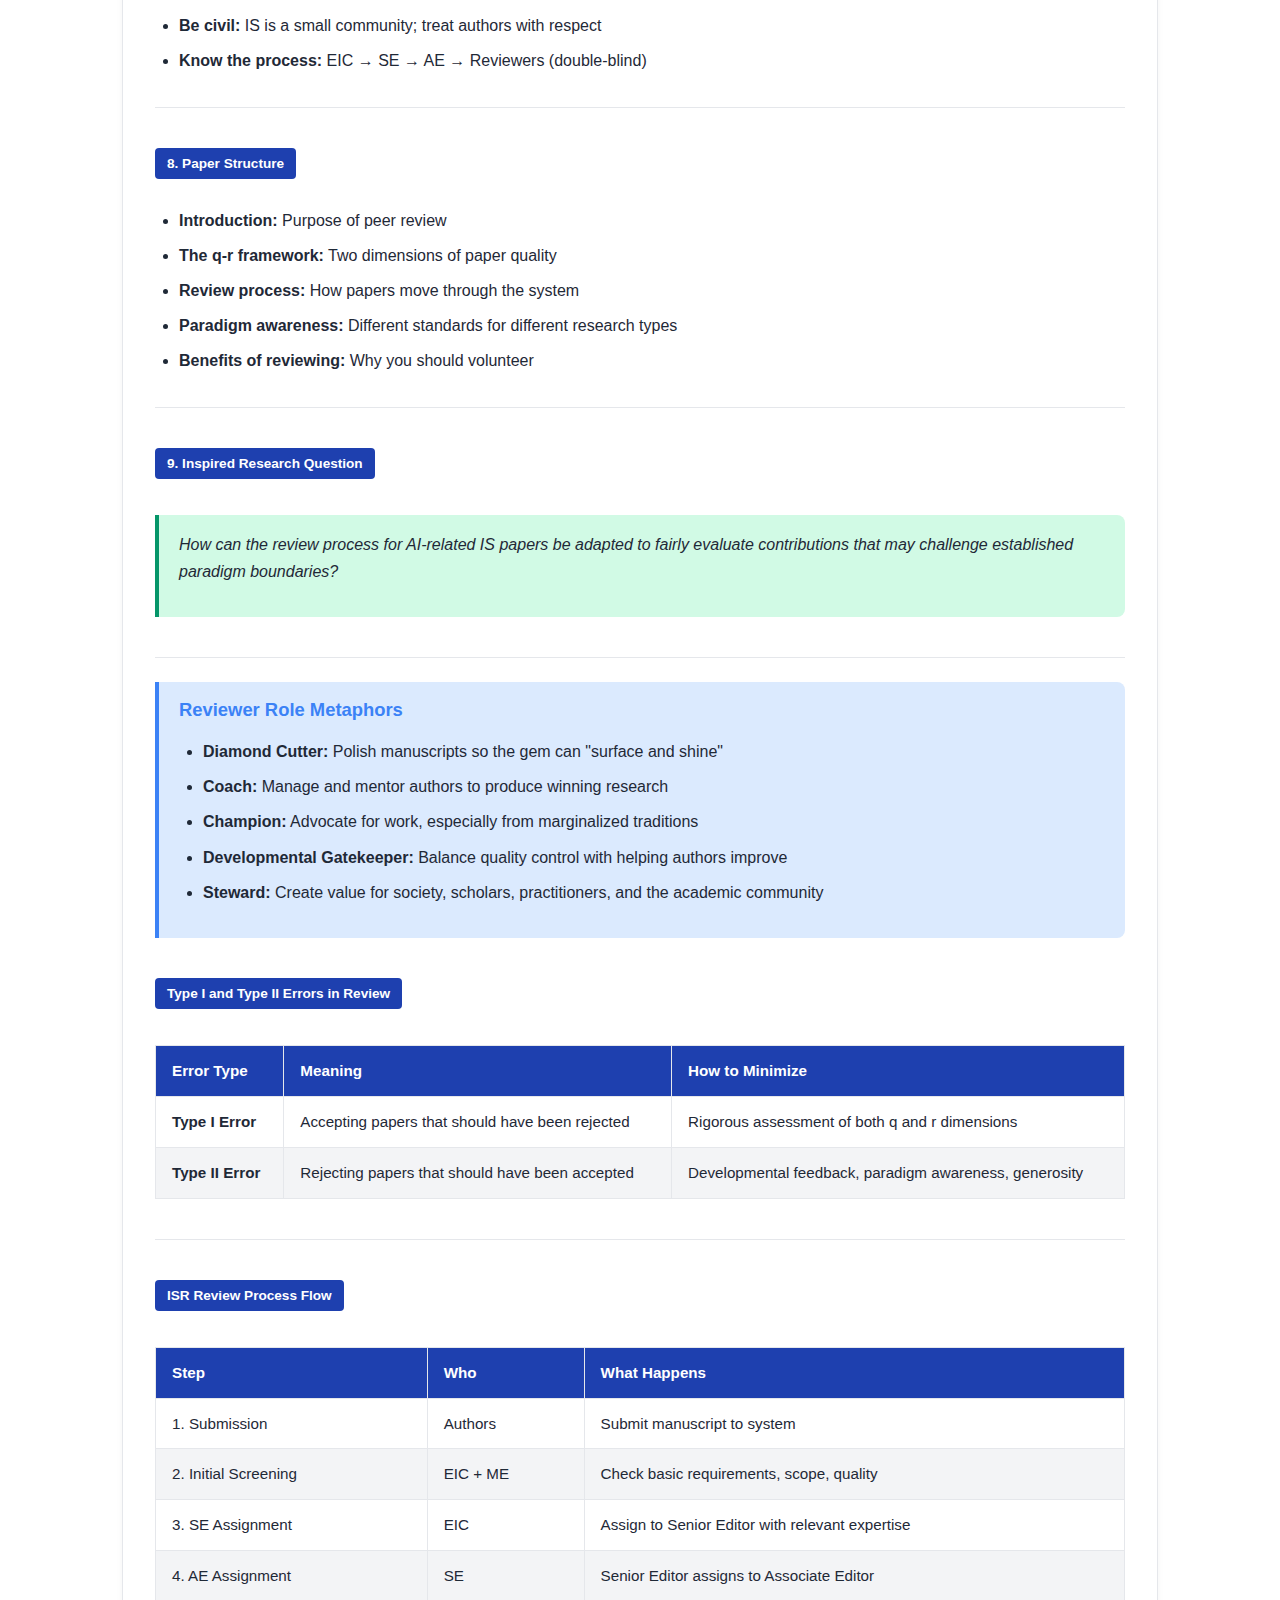
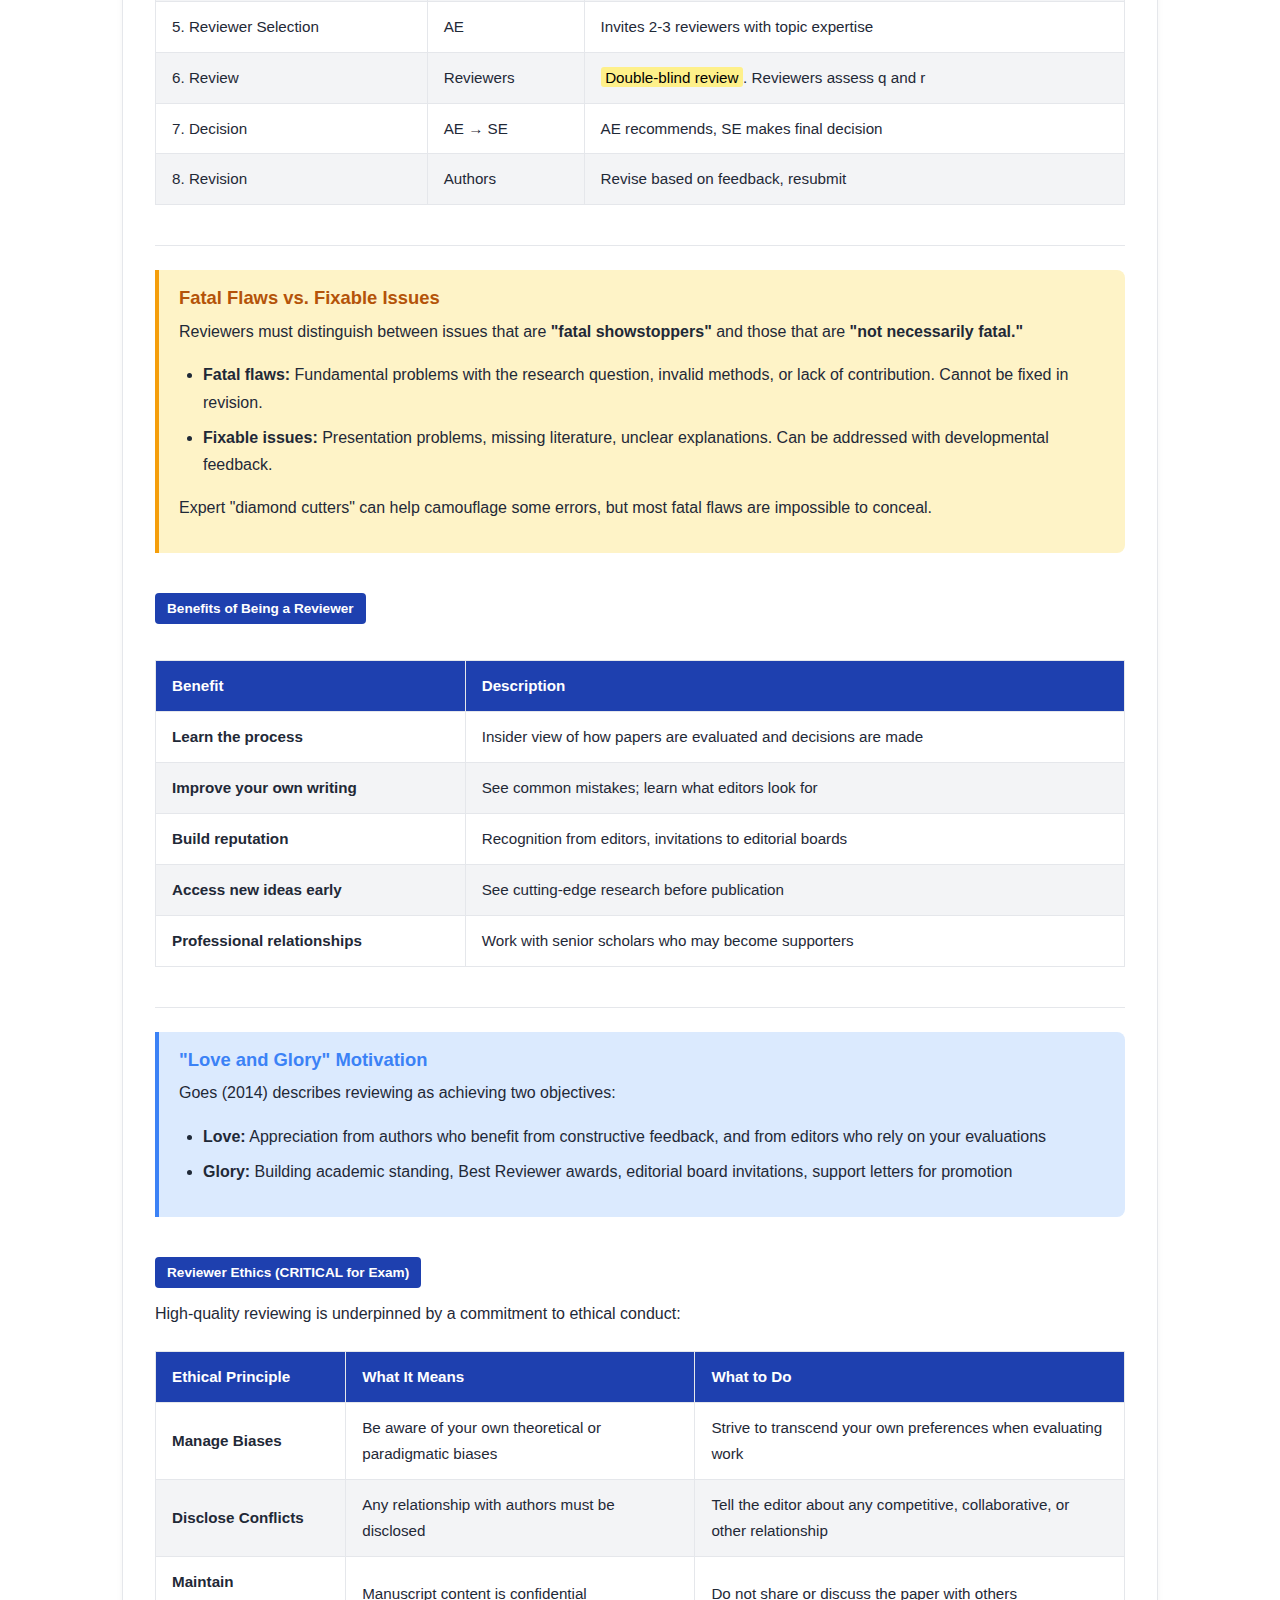
<file: 6670/session1.html>
<!DOCTYPE html>
<html lang="en">

<head>
    <meta charset="UTF-8">
    <meta name="viewport" content="width=device-width, initial-scale=1.0">
    <meta name="description" content="Week 1: Introduction to IS Research - Writing and Reviewing Papers">
    <meta name="theme-color" content="#1e40af">
    <meta name="apple-mobile-web-app-capable" content="yes">

    <!-- Open Graph -->
    <meta property="og:type" content="article">
    <meta property="og:title" content="Week 1: Introduction to IS Research | BCIS 6670">
    <meta property="og:description" content="Writing and Reviewing IS Papers - PhD Study Guide">
    <meta property="og:url" content="https://6670.vercel.app/session1.html">

    <title>Week 1: Introduction to IS Research | BCIS 6670 Study Guide</title>
    <link rel="manifest" href="manifest.json">
    <link rel="stylesheet" href="css/style.css">
</head>

<body>

    <!-- Navigation Bar -->
    <nav class="navbar">
        <div class="navbar-content">
            <a href="index.html" class="navbar-brand">BCIS 6670 Study Guide</a>
            <ul class="navbar-links">
                <li><a href="index.html">Home</a></li>
                <li><a href="session0.html">Week 0</a></li>
                <li><a href="session1.html" class="active">Week 1</a></li>
                <li><a href="session2.html">Week 2</a></li>
            </ul>
        </div>
        <div class="progress-container">
            <div class="progress-bar-wrapper">
                <div class="progress-bar">
                    <div class="progress-fill"></div>
                </div>
                <span class="progress-text">Reading Progress: 0%</span>
            </div>
        </div>
    </nav>

    <!-- Main Content -->
    <main class="container">

        <!-- Session Header -->
        <div class="session-header">
            <h1>Week 1: Introduction to IS Research</h1>
            <p class="session-meta">January 13, 2026 | Writing and Reviewing IS Research Papers</p>
        </div>

        <!-- Session Overview -->
        <div class="info-box">
            <h4>This Week's Focus</h4>
            <p>How to write IS papers that get published and how to review papers for top journals. We cover the five
                essential elements every paper needs, the q-r framework for evaluation, and how to balance novelty with
                rigor and relevance.</p>
        </div>

        <!-- Summary Table -->
        <div class="paper-card">
            <h2>Papers at a Glance</h2>
            <table>
                <thead>
                    <tr>
                        <th>Paper</th>
                        <th>Focus</th>
                        <th>Key Framework</th>
                    </tr>
                </thead>
                <tbody>
                    <tr>
                        <td>Baird (2021)</td>
                        <td>How to write papers</td>
                        <td>5 Essential Elements</td>
                    </tr>
                    <tr>
                        <td>Sarker et al. (2023)</td>
                        <td>How to review papers</td>
                        <td>q-r Framework</td>
                    </tr>
                    <tr>
                        <td>Sun et al. (2025)</td>
                        <td>How to evaluate novelty</td>
                        <td>Triadic Framework</td>
                    </tr>
                </tbody>
            </table>
        </div>

        <!-- Paper 1: Baird -->
        <div class="paper-card">
            <h2>Paper 1: On Writing Research Articles Well</h2>
            <div class="paper-citation">
                Baird, A. (2021). On writing research articles well: A guide for writing IS papers. <em>Journal of the
                    Association for Information Systems, 22</em>(5), 1197-1211.
            </div>

            <div class="analysis-section">
                <span class="analysis-label">0. Citation</span>
                <p>JAIS Editorial/Tutorial paper by Aaron Baird, focused on practical guidance for IS researchers.</p>
            </div>

            <div class="analysis-section">
                <span class="analysis-label">1. Goal</span>
                <p>To provide a <mark>practical guide for IS researchers</mark> who want to write better papers,
                    especially theory papers. The paper teaches the essential elements that every IS paper needs to
                    communicate clearly.</p>
                <p>The core objective is to produce an article that is <strong>enjoyable to read</strong>,
                    <strong>changes what the reader knows</strong>, and is <strong>not cognitively taxing</strong>. This
                    is achieved through clear structural principles and a methodical writing process.
                </p>
            </div>

            <!-- Foundational Analogies -->
            <div class="analysis-section">
                <span class="analysis-label">Foundational Principles: Two Key Analogies</span>

                <div class="info-box">
                    <h4>The Red Thread</h4>
                    <p>A paper must follow a <mark>"focused and continuously connected set of ideas from start to
                            finish."</mark> The logical arguments should not fray, ensuring the reader is not confused
                        by a disjointed narrative.</p>
                    <p><strong>What this means:</strong> Every paragraph should connect logically to the previous one.
                        If you cut a paragraph and the paper still makes sense, that paragraph probably should not be
                        there.</p>
                </div>

                <div class="info-box">
                    <h4>The Hourglass</h4>
                    <p>A paper should <mark>start broad</mark> (what the target audience knows), <mark>narrow to the
                            specifics</mark> (what was done and why), and then <mark>broaden again</mark> (application,
                        generalizations, and future opportunities).</p>
                    <p><strong>Visual:</strong></p>
                    <pre>
    BROAD: What audience already knows
           ↓
    NARROW: Your specific contribution
           ↓
    BROAD: Applications and implications
                    </pre>
                </div>
            </div>

            <div class="analysis-section">
                <span class="analysis-label">2. Audience</span>
                <p>IS researchers, especially doctoral students and early-career scholars who are learning how to write
                    publishable research papers.</p>
            </div>

            <div class="analysis-section">
                <span class="analysis-label">3. Problem</span>
                <p>Many IS papers fail in the review process because they don't clearly communicate certain essential
                    elements. Authors often don't know what these elements are or how to present them effectively.</p>
                <blockquote>
                    "A good IS paper... needs to communicate five essential things clearly. These five elements are: the
                    area of focus, the relevant background, the theoretical tension, the resolution of that tension, and
                    guidelines for future application. If any of these pieces is missing or unclear, the paper will
                    struggle in the review process."
                </blockquote>
            </div>

            <div class="analysis-section">
                <span class="analysis-label">4. Research Questions</span>
                <p>This is a tutorial paper, so there are no formal research questions. The implicit question is:
                    <em>What makes an IS paper successful in the review process?</em>
                </p>
            </div>

            <div class="analysis-section">
                <span class="analysis-label">5. Resolution</span>
                <p>Baird provides a <mark>five-element framework</mark> that every IS paper must communicate:</p>
                <table>
                    <thead>
                        <tr>
                            <th>Element</th>
                            <th>What It Means</th>
                            <th>Key Questions</th>
                        </tr>
                    </thead>
                    <tbody>
                        <tr>
                            <td>Area of Focus</td>
                            <td>Identify your target audience and why they will care</td>
                            <td>Who will find this interesting?</td>
                        </tr>
                        <tr>
                            <td>Relevant Background</td>
                            <td>What is already known (current consensus)</td>
                            <td>What does your audience already believe?</td>
                        </tr>
                        <tr>
                            <td>Theoretical Tension</td>
                            <td>Why new theory is needed</td>
                            <td>Which assumptions need revisiting?</td>
                        </tr>
                        <tr>
                            <td>Resolution</td>
                            <td>Your theory building approach + new theory</td>
                            <td>What is your specific objective?</td>
                        </tr>
                        <tr>
                            <td>Guidelines</td>
                            <td>Roadmap for future researchers</td>
                            <td>How should others use your theory?</td>
                        </tr>
                    </tbody>
                </table>

                <figure>
                    <img src="images/five_elements_framework.png" alt="The Five Elements of an IS Paper Framework">
                    <figcaption>Figure 1: The Five Elements Framework for IS Papers (Baird, 2021)</figcaption>
                </figure>
            </div>

            <div class="analysis-section">
                <span class="analysis-label">6. Contribution</span>
                <p><strong>Recommendations:</strong> Practical guidance and templates for writing. Also introduces the
                    important distinction between <mark>gap spotting</mark> (weak) and <mark>assumption
                        challenging</mark> (strong) approaches.</p>

                <div class="warning-box">
                    <h4>Gap Spotting vs. Assumption Challenging</h4>
                    <p><strong>Gap Spotting:</strong> "Nobody has studied X in context Y." This is weak because just
                        because something is unstudied doesn't mean it's important.</p>
                    <p><strong>Assumption Challenging:</strong> "The field assumes users are homogeneous, but actually
                        there is heterogeneity based on Z." This is strong because it directly addresses why prior work
                        may be incomplete.</p>
                </div>
            </div>

            <div class="analysis-section">
                <span class="analysis-label">7. Guidelines</span>
                <ul>
                    <li><strong>Write "middle out":</strong> Draft Background and Theory first, then Conclusion and
                        Abstract, save Introduction for last</li>
                    <li><strong>Use planning worksheets:</strong> Fill in blanks like "This paper focuses on the _____
                        area"</li>
                    <li><strong>Challenge assumptions:</strong> Look for homogeneity assumed where heterogeneity exists
                    </li>
                    <li><strong>Combine existing ideas:</strong> Theoretical innovation comes from unique combinations,
                        not entirely new ideas</li>
                </ul>
            </div>

            <div class="analysis-section">
                <span class="analysis-label">8. Paper Structure</span>
                <ul>
                    <li><strong>Introduction:</strong> Defines the problem and previews the approach</li>
                    <li><strong>The five elements:</strong> Detailed explanation of each element</li>
                    <li><strong>Writing process tips:</strong> Practical advice on workflow</li>
                    <li><strong>Appendices:</strong> Planning worksheets and outline templates</li>
                </ul>
            </div>

            <div class="analysis-section">
                <span class="analysis-label">9. Inspired Research Question</span>
                <div class="success-box">
                    <p><em>How do researchers in the AI/agentic IS area identify and challenge assumptions about
                            human-AI relationships that no longer hold in the era of increasingly autonomous
                            systems?</em></p>
                </div>
            </div>

            <blockquote>
                "New ideas are not always entirely new from the ground up. Rather, theoretical innovation almost always
                comes from unique combinations of existing theory, concepts, constructs, contemporary IS artifact
                designs, and observations."
                <cite>— Baird (2021)</cite>
            </blockquote>

            <!-- Planning Worksheet -->
            <div class="analysis-section">
                <span class="analysis-label">Planning Worksheet Template (Appendix A)</span>
                <p>Use this worksheet to plan your paper before writing:</p>
                <table>
                    <thead>
                        <tr>
                            <th>Item</th>
                            <th>Description</th>
                            <th>Fill in the Blank</th>
                        </tr>
                    </thead>
                    <tbody>
                        <tr>
                            <td><strong>Area of Focus</strong></td>
                            <td>What is the context and why is it interesting?</td>
                            <td>"This paper focuses on the _____ area. This area is interesting because _____."</td>
                        </tr>
                        <tr>
                            <td><strong>Background</strong></td>
                            <td>What is already known and assumed?</td>
                            <td>"From prior literature, we know that _____. In general, this literature assumes _____."
                            </td>
                        </tr>
                        <tr>
                            <td><strong>Tension</strong></td>
                            <td>Why must this paper be read?</td>
                            <td>"However, _____." OR "It is surprising that _____."</td>
                        </tr>
                        <tr>
                            <td><strong>Resolution</strong></td>
                            <td>What is your objective and approach?</td>
                            <td>"Given this background, the primary objective of this work is _____. The approach taken
                                is _____."</td>
                        </tr>
                        <tr>
                            <td><strong>Contribution</strong></td>
                            <td>What are you delivering?</td>
                            <td>"The expected contribution of this paper is _____."</td>
                        </tr>
                        <tr>
                            <td><strong>Guidelines</strong></td>
                            <td>How should others apply your work?</td>
                            <td>"Future researchers should consider _____. This work is limited by _____."</td>
                        </tr>
                    </tbody>
                </table>
            </div>

            <!-- Middle-Out Writing -->
            <div class="analysis-section">
                <span class="analysis-label">"Middle-Out" Writing Order</span>
                <p>Baird recommends writing in this order (NOT the order sections appear in the paper):</p>
                <table>
                    <thead>
                        <tr>
                            <th>Order</th>
                            <th>Section</th>
                            <th>Why This Order?</th>
                        </tr>
                    </thead>
                    <tbody>
                        <tr>
                            <td><mark>1. First</mark></td>
                            <td>Background and Theory sections</td>
                            <td>The substance of your contribution</td>
                        </tr>
                        <tr>
                            <td>2. Second</td>
                            <td>Guidelines and Conclusion</td>
                            <td>Now you know what you're contributing</td>
                        </tr>
                        <tr>
                            <td>3. Third</td>
                            <td>Abstract</td>
                            <td>Summarize what you wrote</td>
                        </tr>
                        <tr>
                            <td><mark>4. Last</mark></td>
                            <td>Introduction</td>
                            <td>Hardest and most-read section; easier once you know what paper says</td>
                        </tr>
                    </tbody>
                </table>
                <div class="info-box">
                    <h4>Why Introduction Last?</h4>
                    <p>The Introduction is the hardest section to write and also the most read. It's easier to write
                        once you know what the rest of your paper actually says. Don't waste hours perfecting an intro
                        for a paper whose direction may still change.</p>
                </div>
            </div>

            <!-- 5-Step Structured Writing Process -->
            <div class="analysis-section">
                <span class="analysis-label">The 5-Step Structured Writing Process (Detailed)</span>
                <p>A disciplined, step-by-step process can demystify the writing of both theoretical and empirical
                    papers:</p>

                <h4>Step 1: Plan and Outline</h4>
                <p>Begin by using a planning worksheet to draft sentences for each of the five core communication areas.
                    Expand these notes into a detailed manuscript outline, paying attention to the target journal's
                    formatting requirements from the outset.</p>

                <h4>Step 2: Draft from the Middle Out</h4>
                <p>For the first draft, it is most effective to write the core sections first: Background, Theory
                    Building/Methods, and New Theory Development/Results. The Introduction, typically the most difficult
                    section, should be written last, along with the Conclusion and Abstract.</p>

                <h4>Step 3: Utilize Synthesis Tables</h4>
                <p>In the literature review section, create a synthesis table to organize prior research thematically.
                    This is a valuable exercise for clarifying the paper's perspective on existing literature, even if
                    the table is removed from the final version.</p>
                <div class="warning-box">
                    <h4>Literature Review Best Practice</h4>
                    <p>A literature review should be an <mark>"evidence-based editorial"</mark>, not just a list of
                        facts.</p>
                    <ul>
                        <li>Use synthesis tables with columns: research area, description, citations</li>
                        <li>Use <strong>"string citations"</strong> to save space (e.g., Author1, 2018; Author2, 2019)
                        </li>
                        <li>Demonstrate common ground with your target subcommunity</li>
                        <li>Include both classic and recent works</li>
                    </ul>
                </div>

                <h4>Step 4: Create Results Tables and Figures First</h4>
                <p>Before writing the full paper, create the tables and figures for the Results section. This ensures
                    the primary findings are finalized, preventing extensive rewriting later.</p>
                <div class="warning-box">
                    <h4>Results Section Rules</h4>
                    <ul>
                        <li><strong>Stick to facts</strong> - reserve interpretation for the Discussion</li>
                        <li><mark>"Rookie mistake"</mark> = introducing new constructs or relationships for the first
                            time in the Results section</li>
                        <li>Create tables and figures BEFORE writing the prose around them</li>
                        <li>Emulate model papers that use similar methods</li>
                    </ul>
                </div>

                <h4>Step 5: Iterate and Revise Consistently</h4>
                <p>Academic writing is an iterative process. An <strong>"agile" approach</strong>, involving frequent
                    sharing and collective revision with co-authors, is preferable to a "waterfall" method where a
                    "finished" paper is presented.</p>
                <blockquote>
                    "Revise, revise, revise... Be obsessed with incrementally improving."
                    <cite>— Baird (2021)</cite>
                </blockquote>
                <p>After the full draft is complete, the paper must be reread and <strong>"tightened" at least three
                        times</strong> to remove extraneous text and clarify the "red thread."</p>
            </div>

            <!-- Empirical Paper Outline -->
            <div class="analysis-section">
                <span class="analysis-label">Empirical Paper Structure (Appendix C)</span>
                <table>
                    <thead>
                        <tr>
                            <th>Section</th>
                            <th>Content</th>
                        </tr>
                    </thead>
                    <tbody>
                        <tr>
                            <td><strong>Abstract</strong></td>
                            <td>Area of focus, Background, Tension, Resolution (objective, theory, design), Contribution
                            </td>
                        </tr>
                        <tr>
                            <td><strong>Introduction</strong></td>
                            <td>One paragraph for each element. Optional: structure paragraph at end</td>
                        </tr>
                        <tr>
                            <td><strong>Background</strong></td>
                            <td>Table of research areas → Describe each → Summarize what is known and what is assumed
                            </td>
                        </tr>
                        <tr>
                            <td><strong>Research Design and Methods</strong></td>
                            <td>Study design, data sources, analysis methods</td>
                        </tr>
                        <tr>
                            <td><strong>Results</strong></td>
                            <td><mark>Stick to facts.</mark> Emulate model papers using similar methods</td>
                        </tr>
                        <tr>
                            <td><strong>Discussion</strong></td>
                            <td>Remind reader of focus/tension. Contributions to research (one paragraph per finding).
                                Contributions to practice. Limitations and future research</td>
                        </tr>
                        <tr>
                            <td><strong>Conclusion</strong></td>
                            <td>Synthesize what paper accomplished. Emphasize what is novel and why important</td>
                        </tr>
                    </tbody>
                </table>
            </div>

            <!-- Agentic IS Example -->
            <div class="analysis-section">
                <span class="analysis-label">Example: Agentic IS Artifacts (Baird & Maruping, 2021)</span>
                <p>Baird uses his own paper as an example of <mark>assumption challenging</mark>:</p>
                <blockquote>
                    "The traditional assumption was that end-users are always the primary agents when interacting with
                    IS artifacts. But with AI and automation, this assumption no longer holds. Now, agentic IS artifacts
                    (like routing systems telling delivery drivers where to go) can direct human agents."
                </blockquote>
                <p>If we do not challenge this assumption, we risk not understanding how human-technology relationships
                    are evolving. This example shows how good theory comes from questioning what everyone takes for
                    granted.</p>
            </div>

            <!-- The Theorizing Process -->
            <div class="analysis-section">
                <span class="analysis-label">The Theorizing Process is Iterative</span>
                <blockquote>
                    "Our theorizing process was in a word, iterative. We individually iterated through cycles of reading
                    articles, developing ideas, rereading, and rethinking. We jointly iterated through outlines, tables,
                    figures, drafts, presentations, and feedback."
                    <cite>— Baird (2021)</cite>
                </blockquote>
                <p><strong>Practical reading strategy:</strong> Print papers, read on the train, reread the next
                    morning, then write a brief synthesis. Over weeks and months, this builds a stack of relevant
                    literature and valuable notes.</p>
            </div>

        </div>

        <!-- Paper 2: Sarker et al. -->
        <div class="paper-card">
            <h2>Paper 2: Some Thoughts on Reviewing for ISR</h2>
            <div class="paper-citation">
                Sarker, S., Whitley, E. A., Goh, K. Y., et al. (2023). Some thoughts on reviewing for Information
                Systems Research and other leading information systems journals. <em>Information Systems Research</em>,
                Articles in Advance.
            </div>

            <div class="analysis-section">
                <span class="analysis-label">0. Citation</span>
                <p>Editorial from the ISR editorial team, one of only two IS journals on the FT50 list.</p>
            </div>

            <div class="analysis-section">
                <span class="analysis-label">1. Goal</span>
                <p>To explain <mark>how the peer review process works</mark> and give advice to researchers who want to
                    become good reviewers.</p>
            </div>

            <div class="analysis-section">
                <span class="analysis-label">2. Audience</span>
                <p>Current and aspiring reviewers for top IS journals, as well as authors who want to understand the
                    review process from the inside.</p>
            </div>

            <div class="analysis-section">
                <span class="analysis-label">3. Problem</span>
                <p>Peer review can be mystifying to authors, and reviewers often don't have clear guidance on how to
                    evaluate papers fairly and constructively.</p>
                <blockquote>
                    "Understanding this paper is important because it shows you the 'behind the scenes' of how your
                    papers will be evaluated when you submit them to top journals."
                </blockquote>
            </div>

            <div class="analysis-section">
                <span class="analysis-label">4. Research Questions</span>
                <p>Not applicable (editorial paper). Implicit questions: <em>What makes a good review? How should
                        reviewers evaluate papers from different paradigms?</em></p>
            </div>

            <div class="analysis-section">
                <span class="analysis-label">5. Resolution</span>
                <p>The authors introduce the <mark>q-r framework</mark> for thinking about paper quality:</p>
                <table>
                    <thead>
                        <tr>
                            <th>Dimension</th>
                            <th>Meaning</th>
                            <th>Key Questions</th>
                        </tr>
                    </thead>
                    <tbody>
                        <tr>
                            <td><strong>q</strong> (Quality of Idea)</td>
                            <td>How important is the research question? How valuable is the contribution?</td>
                            <td>Is this question worth asking?</td>
                        </tr>
                        <tr>
                            <td><strong>r</strong> (Quality of Execution)</td>
                            <td>Are methods appropriate and rigorous? Is presentation clear?</td>
                            <td>Are the methods sound?</td>
                        </tr>
                    </tbody>
                </table>

                <h4>Combinations of q and r</h4>
                <table>
                    <thead>
                        <tr>
                            <th>Scenario</th>
                            <th>Meaning</th>
                            <th>Outcome</th>
                        </tr>
                    </thead>
                    <tbody>
                        <tr>
                            <td>High q, High r</td>
                            <td>Great idea + excellent execution</td>
                            <td>Accept (ideal paper)</td>
                        </tr>
                        <tr>
                            <td>High q, Low r</td>
                            <td>Great idea + poor execution</td>
                            <td>Help improve, may accept after revisions</td>
                        </tr>
                        <tr>
                            <td>Low q, High r</td>
                            <td>Trivial idea + excellent methods</td>
                            <td>Reject (methods can't save weak question)</td>
                        </tr>
                        <tr>
                            <td>Low q, Low r</td>
                            <td>Trivial idea + poor execution</td>
                            <td>Reject</td>
                        </tr>
                    </tbody>
                </table>

                <figure>
                    <img src="images/qr_framework.png" alt="The q-r Framework for Paper Quality">
                    <figcaption>Figure 2: The q-r Framework for Evaluating Paper Quality (Sarker et al., 2023)
                    </figcaption>
                </figure>
            </div>

            <div class="analysis-section">
                <span class="analysis-label">6. Contribution</span>
                <p><strong>Recommendations:</strong> Guidelines for reviewing and metaphors for reviewer roles (Diamond
                    Cutter, Coach, Champion, Developmental Gatekeeper).</p>
            </div>

            <div class="analysis-section">
                <span class="analysis-label">7. Guidelines</span>
                <ul>
                    <li><strong>Be developmental:</strong> Help authors improve, not just reject</li>
                    <li><strong>Be paradigm-aware:</strong> Don't apply criteria from one paradigm to another</li>
                    <li><strong>Be civil:</strong> IS is a small community; treat authors with respect</li>
                    <li><strong>Know the process:</strong> EIC → SE → AE → Reviewers (double-blind)</li>
                </ul>
            </div>

            <div class="analysis-section">
                <span class="analysis-label">8. Paper Structure</span>
                <ul>
                    <li><strong>Introduction:</strong> Purpose of peer review</li>
                    <li><strong>The q-r framework:</strong> Two dimensions of paper quality</li>
                    <li><strong>Review process:</strong> How papers move through the system</li>
                    <li><strong>Paradigm awareness:</strong> Different standards for different research types</li>
                    <li><strong>Benefits of reviewing:</strong> Why you should volunteer</li>
                </ul>
            </div>

            <div class="analysis-section">
                <span class="analysis-label">9. Inspired Research Question</span>
                <div class="success-box">
                    <p><em>How can the review process for AI-related IS papers be adapted to fairly evaluate
                            contributions that may challenge established paradigm boundaries?</em></p>
                </div>
            </div>

            <div class="info-box">
                <h4>Reviewer Role Metaphors</h4>
                <ul>
                    <li><strong>Diamond Cutter:</strong> Polish manuscripts so the gem can "surface and shine"</li>
                    <li><strong>Coach:</strong> Manage and mentor authors to produce winning research</li>
                    <li><strong>Champion:</strong> Advocate for work, especially from marginalized traditions</li>
                    <li><strong>Developmental Gatekeeper:</strong> Balance quality control with helping authors improve
                    </li>
                    <li><strong>Steward:</strong> Create value for society, scholars, practitioners, and the academic
                        community</li>
                </ul>
            </div>

            <!-- Type I and Type II Errors -->
            <div class="analysis-section">
                <span class="analysis-label">Type I and Type II Errors in Review</span>
                <table>
                    <thead>
                        <tr>
                            <th>Error Type</th>
                            <th>Meaning</th>
                            <th>How to Minimize</th>
                        </tr>
                    </thead>
                    <tbody>
                        <tr>
                            <td><strong>Type I Error</strong></td>
                            <td>Accepting papers that should have been rejected</td>
                            <td>Rigorous assessment of both q and r dimensions</td>
                        </tr>
                        <tr>
                            <td><strong>Type II Error</strong></td>
                            <td>Rejecting papers that should have been accepted</td>
                            <td>Developmental feedback, paradigm awareness, generosity</td>
                        </tr>
                    </tbody>
                </table>
            </div>

            <!-- Review Process Flow -->
            <div class="analysis-section">
                <span class="analysis-label">ISR Review Process Flow</span>
                <table>
                    <thead>
                        <tr>
                            <th>Step</th>
                            <th>Who</th>
                            <th>What Happens</th>
                        </tr>
                    </thead>
                    <tbody>
                        <tr>
                            <td>1. Submission</td>
                            <td>Authors</td>
                            <td>Submit manuscript to system</td>
                        </tr>
                        <tr>
                            <td>2. Initial Screening</td>
                            <td>EIC + ME</td>
                            <td>Check basic requirements, scope, quality</td>
                        </tr>
                        <tr>
                            <td>3. SE Assignment</td>
                            <td>EIC</td>
                            <td>Assign to Senior Editor with relevant expertise</td>
                        </tr>
                        <tr>
                            <td>4. AE Assignment</td>
                            <td>SE</td>
                            <td>Senior Editor assigns to Associate Editor</td>
                        </tr>
                        <tr>
                            <td>5. Reviewer Selection</td>
                            <td>AE</td>
                            <td>Invites 2-3 reviewers with topic expertise</td>
                        </tr>
                        <tr>
                            <td>6. Review</td>
                            <td>Reviewers</td>
                            <td><mark>Double-blind review</mark>. Reviewers assess q and r</td>
                        </tr>
                        <tr>
                            <td>7. Decision</td>
                            <td>AE → SE</td>
                            <td>AE recommends, SE makes final decision</td>
                        </tr>
                        <tr>
                            <td>8. Revision</td>
                            <td>Authors</td>
                            <td>Revise based on feedback, resubmit</td>
                        </tr>
                    </tbody>
                </table>
            </div>

            <!-- Fatal vs Fixable -->
            <div class="warning-box">
                <h4>Fatal Flaws vs. Fixable Issues</h4>
                <p>Reviewers must distinguish between issues that are <strong>"fatal showstoppers"</strong> and those
                    that are <strong>"not necessarily fatal."</strong></p>
                <ul>
                    <li><strong>Fatal flaws:</strong> Fundamental problems with the research question, invalid methods,
                        or lack of contribution. Cannot be fixed in revision.</li>
                    <li><strong>Fixable issues:</strong> Presentation problems, missing literature, unclear
                        explanations. Can be addressed with developmental feedback.</li>
                </ul>
                <p>Expert "diamond cutters" can help camouflage some errors, but most fatal flaws are impossible to
                    conceal.</p>
            </div>

            <!-- Benefits of Reviewing -->
            <div class="analysis-section">
                <span class="analysis-label">Benefits of Being a Reviewer</span>
                <table>
                    <thead>
                        <tr>
                            <th>Benefit</th>
                            <th>Description</th>
                        </tr>
                    </thead>
                    <tbody>
                        <tr>
                            <td><strong>Learn the process</strong></td>
                            <td>Insider view of how papers are evaluated and decisions are made</td>
                        </tr>
                        <tr>
                            <td><strong>Improve your own writing</strong></td>
                            <td>See common mistakes; learn what editors look for</td>
                        </tr>
                        <tr>
                            <td><strong>Build reputation</strong></td>
                            <td>Recognition from editors, invitations to editorial boards</td>
                        </tr>
                        <tr>
                            <td><strong>Access new ideas early</strong></td>
                            <td>See cutting-edge research before publication</td>
                        </tr>
                        <tr>
                            <td><strong>Professional relationships</strong></td>
                            <td>Work with senior scholars who may become supporters</td>
                        </tr>
                    </tbody>
                </table>
            </div>

            <!-- Love and Glory -->
            <div class="info-box">
                <h4>"Love and Glory" Motivation</h4>
                <p>Goes (2014) describes reviewing as achieving two objectives:</p>
                <ul>
                    <li><strong>Love:</strong> Appreciation from authors who benefit from constructive feedback, and
                        from editors who rely on your evaluations</li>
                    <li><strong>Glory:</strong> Building academic standing, Best Reviewer awards, editorial board
                        invitations, support letters for promotion</li>
                </ul>
            </div>

            <!-- Reviewer Ethics (COMPREHENSIVE) -->
            <div class="analysis-section">
                <span class="analysis-label">Reviewer Ethics (CRITICAL for Exam)</span>
                <p>High-quality reviewing is underpinned by a commitment to ethical conduct:</p>

                <table>
                    <thead>
                        <tr>
                            <th>Ethical Principle</th>
                            <th>What It Means</th>
                            <th>What to Do</th>
                        </tr>
                    </thead>
                    <tbody>
                        <tr>
                            <td><strong>Manage Biases</strong></td>
                            <td>Be aware of your own theoretical or paradigmatic biases</td>
                            <td>Strive to transcend your own preferences when evaluating work</td>
                        </tr>
                        <tr>
                            <td><strong>Disclose Conflicts</strong></td>
                            <td>Any relationship with authors must be disclosed</td>
                            <td>Tell the editor about any competitive, collaborative, or other relationship</td>
                        </tr>
                        <tr>
                            <td><strong>Maintain Confidentiality</strong></td>
                            <td>Manuscript content is confidential</td>
                            <td>Do not share or discuss the paper with others</td>
                        </tr>
                        <tr>
                            <td><mark><strong>NO AI/LLMs</strong></mark></td>
                            <td>Using generative AI in review is inappropriate</td>
                            <td>Confidentiality risks + AI cannot grasp specialist norms</td>
                        </tr>
                        <tr>
                            <td><strong>Report Misconduct</strong></td>
                            <td>Plagiarism, fabrication, ethical lapses</td>
                            <td>Report confidentially to EDITORS, NOT in the review itself</td>
                        </tr>
                    </tbody>
                </table>
            </div>

            <!-- Professional Approach -->
            <div class="analysis-section">
                <span class="analysis-label">Professional Approach to Reviewing</span>

                <table>
                    <thead>
                        <tr>
                            <th>Principle</th>
                            <th>What It Means</th>
                            <th>Practical Tip</th>
                        </tr>
                    </thead>
                    <tbody>
                        <tr>
                            <td><strong>"Us-with-them" mentality</strong></td>
                            <td>NOT "us-versus-them"</td>
                            <td>You are collaborating with authors, not competing against them</td>
                        </tr>
                        <tr>
                            <td><strong>Constructive and Kind</strong></td>
                            <td>Critical comments offered in collegial spirit</td>
                            <td>Reread your review 24 hours later to check tone</td>
                        </tr>
                        <tr>
                            <td><strong>Focus on Paper</strong></td>
                            <td>Not on authors' training or character</td>
                            <td>Avoid judging the authors personally</td>
                        </tr>
                        <tr>
                            <td><strong>No Sweeping Statements</strong></td>
                            <td>Dismissive statements are unprofessional</td>
                            <td>Be specific about what is wrong and how to fix it</td>
                        </tr>
                        <tr>
                            <td><strong>Paradigm-Aware</strong></td>
                            <td>Evaluate using standards of paper's own tradition</td>
                            <td>Don't apply positivist criteria to interpretive research</td>
                        </tr>
                    </tbody>
                </table>
            </div>

            <!-- How to Structure a Review -->
            <div class="analysis-section">
                <span class="analysis-label">How to Structure a Review (4 Parts)</span>
                <p>An effective review provides clear, specific, and actionable feedback:</p>

                <table>
                    <thead>
                        <tr>
                            <th>Part</th>
                            <th>Content</th>
                            <th>Purpose</th>
                        </tr>
                    </thead>
                    <tbody>
                        <tr>
                            <td><strong>1. Initial Overview</strong></td>
                            <td>Brief summary of the paper from your perspective</td>
                            <td>Shows you understood the paper's core argument</td>
                        </tr>
                        <tr>
                            <td><strong>2. Broad Reactions</strong></td>
                            <td>High-level impressions of strengths and weaknesses</td>
                            <td>Gives authors big-picture feedback first</td>
                        </tr>
                        <tr>
                            <td><strong>3. Detailed Critiques</strong></td>
                            <td>Specific, organized comments on major issues (theory, method, contribution)</td>
                            <td><mark>Organize by ISSUE, not page-by-page</mark></td>
                        </tr>
                        <tr>
                            <td><strong>4. Concluding Summary</strong></td>
                            <td>Final synthesis of key points</td>
                            <td>Helps authors prioritize what to address</td>
                        </tr>
                    </tbody>
                </table>

                <div class="warning-box">
                    <h4>Review Technique Tips</h4>
                    <ul>
                        <li><strong>Engage deeply:</strong> Skimming leads to inaccurate and unhelpful feedback</li>
                        <li><strong>Be specific:</strong> "The contribution is insufficient" is NOT useful. Explain WHY
                            and suggest alternatives</li>
                        <li><strong>Substantiate critiques:</strong> Claims like "Hypothesis 1 seems trivial" must be
                            justified with reasoning</li>
                        <li><strong>Point to solutions:</strong> Suggest specific literature or alternative analytical
                            approaches</li>
                    </ul>
                </div>
            </div>

            <!-- How to Become a Reviewer -->
            <div class="analysis-section">
                <span class="analysis-label">How to Become a Reviewer</span>
                <ol>
                    <li><strong>Create an account</strong> in the journal's manuscript management system (e.g.,
                        mc.manuscriptcentral.com/isr)</li>
                    <li><strong>List your expertise accurately</strong> - AEs search by keywords, so listing your
                        expertise correctly increases your chances of being invited</li>
                    <li><strong>Build your publication record</strong> - ISR is selective; invitations based on
                        publications and conference interactions</li>
                    <li><strong>Network at conferences</strong> - AEs often invite reviewers they have met</li>
                </ol>
                <p><strong>Note:</strong> Because ISR is a prestigious journal, AEs are very selective about who they
                    invite as reviewers.</p>
            </div>

        </div>

        <!-- Paper 3: Sun et al. -->
        <div class="paper-card">
            <h2>Paper 3: Rebalancing Novelty with Rigor and Relevance</h2>
            <div class="paper-citation">
                Sun, H., Wen, W., Thatcher, J. B., Chau, M., & Brown, S. A. (2025). Editor's comments: Rebalancing
                novelty with rigor and relevance. <em>MIS Quarterly, 49</em>(3), iii-xi.
            </div>

            <div class="analysis-section">
                <span class="analysis-label">0. Citation</span>
                <p>Editorial from MIS Quarterly, often considered the top journal in IS research.</p>
            </div>

            <div class="analysis-section">
                <span class="analysis-label">1. Goal</span>
                <p>To address confusion about what <mark>"novelty" actually means</mark> and how it should be balanced
                    with rigor and relevance.</p>
            </div>

            <div class="analysis-section">
                <span class="analysis-label">2. Audience</span>
                <p>Authors, reviewers, and editors in the IS community who need a clearer understanding of how to
                    evaluate and demonstrate novelty.</p>
            </div>

            <div class="analysis-section">
                <span class="analysis-label">3. Problem</span>
                <p>The IS field often talks about the importance of making novel contributions, but this term is poorly
                    defined and inconsistently applied. Different reviewers have different opinions, and authors
                    struggle to satisfy everyone.</p>
                <blockquote>
                    "Novelty should not be evaluated in isolation. Instead, it needs to be balanced with two other
                    values: rigor (doing the research correctly) and relevance (making the research matter to someone)."
                </blockquote>
            </div>

            <div class="analysis-section">
                <span class="analysis-label">4. Research Questions</span>
                <p>Not applicable (editorial). Implicit question: <em>How should novelty be defined and evaluated across
                        different research paradigms?</em></p>
            </div>

            <div class="analysis-section">
                <span class="analysis-label">5. Resolution</span>
                <p>The editors propose a <mark>triadic framework</mark> showing three interconnected values:</p>
                <pre>
          NOVELTY
            /\
           /  \
          /    \
         /      \
        /        \
    RIGOR ------- RELEVANCE
</pre>

                <figure>
                    <img src="images/triadic_framework.png" alt="The Triadic Framework: Novelty, Rigor, Relevance">
                    <figcaption>Figure 3: The Triadic Framework for Balancing Novelty, Rigor, and Relevance (Sun et al.,
                        2025)</figcaption>
                </figure>

                <p>All three values must be present, and tensions exist between each pair.</p>

                <h4>Novelty Across Research Paradigms</h4>
                <table>
                    <thead>
                        <tr>
                            <th>Paradigm</th>
                            <th>Forms of Novelty</th>
                        </tr>
                    </thead>
                    <tbody>
                        <tr>
                            <td>Behavioral IS</td>
                            <td>New constructs, new relationships, new boundary conditions</td>
                        </tr>
                        <tr>
                            <td>Economics of IS</td>
                            <td>Novel causal identification, new phenomena, new policy implications</td>
                        </tr>
                        <tr>
                            <td>Design Science</td>
                            <td>Novel artifacts, new design principles, superior performance</td>
                        </tr>
                        <tr>
                            <td>Interpretive</td>
                            <td>Fresh conceptual framings, new process theories, deeper understanding</td>
                        </tr>
                    </tbody>
                </table>
            </div>

            <div class="analysis-section">
                <span class="analysis-label">6. Contribution</span>
                <p><strong>Constructs and Relationships:</strong> The triadic framework itself is a conceptual
                    contribution. Also identifies four risks of novelty-seeking.</p>

                <div class="warning-box">
                    <h4>Four Risks of Novelty-Seeking</h4>
                    <ol>
                        <li><strong>Old Wine in New Bottles:</strong> Repackaging existing theories with new labels</li>
                        <li><strong>Methodological Fireworks:</strong> Using complex methods to appear sophisticated
                        </li>
                        <li><strong>Overcontextualization:</strong> Findings too specific to generalize</li>
                        <li><strong>Fleeting Novelty:</strong> Technology-specific findings that will become obsolete
                        </li>
                    </ol>
                </div>
            </div>

            <div class="analysis-section">
                <span class="analysis-label">7. Guidelines</span>
                <h4>For Authors:</h4>
                <ul>
                    <li>Triangulate findings to strengthen novel claims</li>
                    <li>Share methods and data for replication</li>
                    <li>Conduct a "contribution audit" to distinguish genuine novelty from hype</li>
                    <li>Focus on enduring knowledge, not fleeting novelty</li>
                </ul>
                <h4>For Reviewers:</h4>
                <ul>
                    <li>Articulate what is novel and why it matters</li>
                    <li>Be paradigm-aware when applying standards</li>
                    <li>Balance skepticism with generosity</li>
                    <li>Ask "Can this work?" not "Have I seen this before?"</li>
                </ul>
            </div>

            <div class="analysis-section">
                <span class="analysis-label">8. Paper Structure</span>
                <ul>
                    <li><strong>The problem:</strong> Confusion about novelty</li>
                    <li><strong>The triadic framework:</strong> Novelty, Rigor, Relevance</li>
                    <li><strong>Novelty across paradigms:</strong> Different forms for different research types</li>
                    <li><strong>Risks and tensions:</strong> What can go wrong</li>
                    <li><strong>Strategies:</strong> Practical advice for authors and reviewers</li>
                </ul>
            </div>

            <div class="analysis-section">
                <span class="analysis-label">9. Inspired Research Question</span>
                <div class="success-box">
                    <p><em>How can AI-related IS research avoid "fleeting novelty" and produce insights about human-AI
                            interaction that remain relevant as technology evolves?</em></p>
                </div>
            </div>

            <!-- Paradigm-Specific Pitfalls -->
            <div class="analysis-section">
                <span class="analysis-label">Paradigm-Specific Novelty Pitfalls</span>
                <table>
                    <thead>
                        <tr>
                            <th>Paradigm</th>
                            <th>Specific Risk</th>
                            <th>What Goes Wrong</th>
                        </tr>
                    </thead>
                    <tbody>
                        <tr>
                            <td><strong>Behavioral IS</strong></td>
                            <td>Jangle Fallacy</td>
                            <td>Proposing constructs only marginally distinct from existing ones (e.g., "digital trust"
                                vs "trust")</td>
                        </tr>
                        <tr>
                            <td><strong>Econ-IS</strong></td>
                            <td>Conflating complexity with contribution</td>
                            <td>Applying sophisticated methods from other fields without genuine novelty</td>
                        </tr>
                        <tr>
                            <td><strong>Design Science</strong></td>
                            <td>Hyperparameter hacking</td>
                            <td>Tuning machine learning settings to inflate performance metrics without real innovation
                            </td>
                        </tr>
                        <tr>
                            <td><strong>Interpretive</strong></td>
                            <td>Forcing abstraction</td>
                            <td>Overinterpreting thin data to create artificial theoretical novelty</td>
                        </tr>
                        <tr>
                            <td><strong>All paradigms</strong></td>
                            <td>Post-hoc theorizing</td>
                            <td>Discovering surprising patterns, then retroactively "explaining" them as if predicted
                            </td>
                        </tr>
                    </tbody>
                </table>
            </div>

            <!-- Novelty-Rigor Tensions -->
            <div class="analysis-section">
                <span class="analysis-label">Novelty-Rigor Tensions and Risks</span>
                <table>
                    <thead>
                        <tr>
                            <th>Tension</th>
                            <th>Risk</th>
                            <th>What Goes Wrong</th>
                        </tr>
                    </thead>
                    <tbody>
                        <tr>
                            <td>Novel constructs</td>
                            <td>Jangle fallacy</td>
                            <td>Introducing constructs that are only marginally different from existing ones</td>
                        </tr>
                        <tr>
                            <td>Novel methods</td>
                            <td>Methodological fireworks</td>
                            <td>Complexity for its own sake without added insight</td>
                        </tr>
                        <tr>
                            <td>Novel data</td>
                            <td>Overfitting</td>
                            <td>Findings that do not replicate outside the original dataset</td>
                        </tr>
                        <tr>
                            <td>Novel theory</td>
                            <td>Post-hoc theorizing</td>
                            <td>"Explaining" results after the fact rather than predicting them</td>
                        </tr>
                    </tbody>
                </table>
            </div>

            <!-- Author Strategies -->
            <div class="analysis-section">
                <span class="analysis-label">Author Strategies for Managing Tensions</span>
                <table>
                    <thead>
                        <tr>
                            <th>Strategy</th>
                            <th>How It Addresses Novelty</th>
                            <th>Key Action</th>
                        </tr>
                    </thead>
                    <tbody>
                        <tr>
                            <td><strong>Triangulate findings</strong></td>
                            <td>Strengthens confidence in novel claims</td>
                            <td>Use multiple methods, theories, or data sources</td>
                        </tr>
                        <tr>
                            <td><strong>Share methods/data</strong></td>
                            <td>Enables replication of novel findings</td>
                            <td>Be transparent about procedures and data</td>
                        </tr>
                        <tr>
                            <td><strong>Justify complexity</strong></td>
                            <td>Shows method is necessary, not just impressive</td>
                            <td>Explain why complex approach adds insight</td>
                        </tr>
                        <tr>
                            <td><strong>Conduct contribution audit</strong></td>
                            <td>Distinguishes genuine novelty from hype</td>
                            <td>Ask: Is this really new? Who cares?</td>
                        </tr>
                        <tr>
                            <td><strong>Engage stakeholders</strong></td>
                            <td>Validates that novelty matters in practice</td>
                            <td>Test ideas with practitioners or policymakers</td>
                        </tr>
                        <tr>
                            <td><strong>Ensure enduring knowledge</strong></td>
                            <td>Avoids fleeting novelty</td>
                            <td>Focus on reusable constructs and principles</td>
                        </tr>
                    </tbody>
                </table>
            </div>

            <!-- Reviewer Strategies -->
            <div class="analysis-section">
                <span class="analysis-label">Reviewer Strategies for Evaluating Novelty</span>
                <table>
                    <thead>
                        <tr>
                            <th>Strategy</th>
                            <th>How It Helps</th>
                            <th>Key Question to Ask</th>
                        </tr>
                    </thead>
                    <tbody>
                        <tr>
                            <td><strong>Articulate the novelty</strong></td>
                            <td>Forces clarity about what is new</td>
                            <td>"After reading, can I explain what is novel and why it matters?"</td>
                        </tr>
                        <tr>
                            <td><strong>Be paradigm-aware</strong></td>
                            <td>Prevents applying wrong criteria</td>
                            <td>"What paradigm is this? Am I using appropriate standards?"</td>
                        </tr>
                        <tr>
                            <td><strong>Balance skepticism with generosity</strong></td>
                            <td>Avoids reflexive rejection of new ideas</td>
                            <td>"Can this be made to work?" rather than "Have I seen this before?"</td>
                        </tr>
                        <tr>
                            <td><strong>Assess audience impact</strong></td>
                            <td>Evaluates relevance</td>
                            <td>"Who will care about this? How will it change what we think or do?"</td>
                        </tr>
                        <tr>
                            <td><strong>Think beyond fit</strong></td>
                            <td>Recognizes unconventional contributions</td>
                            <td>"Even if it doesn't look like past papers, does it meet paradigm standards?"</td>
                        </tr>
                    </tbody>
                </table>
            </div>

            <!-- Key Evaluative Question -->
            <div class="warning-box">
                <h4>Key Evaluative Question for Novelty</h4>
                <p><mark>"Is this novelty substantively necessary for understanding the phenomenon?"</mark></p>
                <p>If the issue can be adequately explained using existing theories, the marginal gain of a novel
                    framework may be limited. Novelty should arise from genuine need, not the desire to appear
                    innovative.</p>
            </div>

            <!-- FULL DEFINITIONS (EXAM LEVEL) -->
            <div class="analysis-section">
                <span class="analysis-label">Complete Definitions of Novelty, Rigor, Relevance (Exam Level)</span>
                <table>
                    <thead>
                        <tr>
                            <th>Dimension</th>
                            <th>Full Definition</th>
                        </tr>
                    </thead>
                    <tbody>
                        <tr>
                            <td><strong>Novelty</strong></td>
                            <td>The <mark>originality of concepts, relationships, or methods</mark> in a study,
                                including theoretical extensions, new empirical phenomena, or design innovations</td>
                        </tr>
                        <tr>
                            <td><strong>Rigor</strong></td>
                            <td>The <mark>theoretical and empirical validity</mark> of a study and its
                                <mark>methodological soundness</mark>, involving coherence between theory,
                                operationalization, data collection, measurement, and analysis
                            </td>
                        </tr>
                        <tr>
                            <td><strong>Relevance</strong></td>
                            <td>The <mark>practical or societal significance</mark> of the research, including salience
                                to digital practice, stakeholder utility, or public policy implications</td>
                        </tr>
                    </tbody>
                </table>
            </div>

            <!-- THE THREE TENSIONS (DETAILED) -->
            <div class="analysis-section">
                <span class="analysis-label">The Three Tensions (Detailed for Exam)</span>

                <div class="warning-box">
                    <h4>1. Novelty-Rigor Tension</h4>
                    <p>The pursuit of novelty can undermine rigor in these ways:</p>
                    <ul>
                        <li><strong>Speculative theorizing</strong> without sufficient validation</li>
                        <li><strong>Post-hoc theorizing</strong> ("theory laundering") - discovering patterns, then
                            retroactively "explaining" them as if predicted</li>
                        <li><strong>Jangle fallacies</strong> - introducing constructs only marginally distinct from
                            existing ones (e.g., "digital trust" vs. plain "trust")</li>
                        <li><strong>"Methodological fireworks without conceptual fire"</strong> - complex methods that
                            don't add insight</li>
                    </ul>
                </div>

                <div class="warning-box">
                    <h4>2. Novelty-Relevance Tension</h4>
                    <p>Novel findings may lack practical or theoretical significance:</p>
                    <ul>
                        <li><strong>"Old wine in new bottles"</strong> - repackaging existing theories with new labels
                        </li>
                        <li><strong>Studying marginal phenomena</strong> with little practical value</li>
                        <li><strong>Overcontextualization</strong> - findings tied to local idiosyncrasies that don't
                            transfer</li>
                        <li><strong>Fleeting trends</strong> - focus on technology-specific findings with no enduring
                            value</li>
                    </ul>
                </div>

                <div class="warning-box">
                    <h4>3. Rigor-Relevance Tension</h4>
                    <p>Methodologically precise research may become unusable:</p>
                    <ul>
                        <li>Research that is technically "correct" but <strong>inaccessible to practitioners</strong>
                        </li>
                        <li>Findings that are <strong>valid but irrelevant</strong> to real-world decisions</li>
                        <li>Over-emphasis on internal validity at the cost of external validity</li>
                    </ul>
                </div>
            </div>

            <!-- F.I.R.S.T. FRAMEWORK -->
            <div class="analysis-section">
                <span class="analysis-label">The F.I.R.S.T. Framework (Agarwal, 2012)</span>
                <p>Five criteria that successful papers typically meet:</p>
                <table>
                    <thead>
                        <tr>
                            <th>Letter</th>
                            <th>Criterion</th>
                            <th>What It Means</th>
                            <th>Key Question</th>
                        </tr>
                    </thead>
                    <tbody>
                        <tr>
                            <td><strong>F</strong></td>
                            <td>Fit</td>
                            <td>Aligns with journal mission and IS discourse</td>
                            <td>Does this belong in an IS journal?</td>
                        </tr>
                        <tr>
                            <td><strong>I</strong></td>
                            <td>Interestingness</td>
                            <td>Novel and revelatory, problematizes state of art</td>
                            <td>Why should the community be interested?</td>
                        </tr>
                        <tr>
                            <td><strong>R</strong></td>
                            <td>Rigor</td>
                            <td>Methodologically sound per paradigm standards</td>
                            <td>Are the methods appropriate and transparent?</td>
                        </tr>
                        <tr>
                            <td><strong>S</strong></td>
                            <td>Story</td>
                            <td>Compelling, coherent narrative with clear signposts</td>
                            <td>Is RQ, theory, and analysis tightly aligned?</td>
                        </tr>
                        <tr>
                            <td><strong>T</strong></td>
                            <td>Theory</td>
                            <td>Elegant abstraction for transferability</td>
                            <td>Does it explain the "why" and "how"?</td>
                        </tr>
                    </tbody>
                </table>
            </div>

            <!-- NOVELTY-RELEVANCE TENSIONS TABLE -->
            <div class="analysis-section">
                <span class="analysis-label">Novelty-Relevance Tensions and Risks</span>
                <table>
                    <thead>
                        <tr>
                            <th>Tension</th>
                            <th>Risk</th>
                            <th>What Goes Wrong</th>
                        </tr>
                    </thead>
                    <tbody>
                        <tr>
                            <td>Novel theory</td>
                            <td>Old wine in new bottles</td>
                            <td>New labels without new substance</td>
                        </tr>
                        <tr>
                            <td>Novel context</td>
                            <td>Retesting without extending</td>
                            <td>Applying established theories to new tech contexts WITHOUT advancing theory</td>
                        </tr>
                        <tr>
                            <td>Novel data</td>
                            <td>Overcontextualization</td>
                            <td>Findings so tied to specific setting that they offer no general insight</td>
                        </tr>
                        <tr>
                            <td>Novel timing</td>
                            <td>Fleeting novelty</td>
                            <td>Studying something because it is NEW, not because it ENDURES</td>
                        </tr>
                    </tbody>
                </table>
            </div>

            <!-- RESEARCH PARADIGMS AND CRITERIA -->
            <div class="analysis-section">
                <span class="analysis-label">Research Paradigms and Their Criteria (for Review)</span>
                <table>
                    <thead>
                        <tr>
                            <th>Paradigm</th>
                            <th>Goal</th>
                            <th>What Counts as Good Research</th>
                        </tr>
                    </thead>
                    <tbody>
                        <tr>
                            <td><strong>Positivist / Theory Testing</strong></td>
                            <td>Test causal relationships</td>
                            <td>Rigorous methods, valid measures, statistical significance, replicability</td>
                        </tr>
                        <tr>
                            <td><strong>Economics of IS</strong></td>
                            <td>Establish causal effects</td>
                            <td>Clean identification strategy, natural experiments, robust econometrics</td>
                        </tr>
                        <tr>
                            <td><strong>Design Science</strong></td>
                            <td>Create useful artifacts</td>
                            <td>Novel design, demonstrated utility, clear design principles, rigorous evaluation</td>
                        </tr>
                        <tr>
                            <td><strong>Interpretive / Qualitative</strong></td>
                            <td>Understand meaning</td>
                            <td>Rich description, theoretical sensitivity, <mark>transferability (not
                                    generalizability)</mark></td>
                        </tr>
                        <tr>
                            <td><strong>Critical Research</strong></td>
                            <td>Expose power structures</td>
                            <td>Reflexivity, emancipatory intent, challenge of status quo</td>
                        </tr>
                    </tbody>
                </table>
                <div class="warning-box">
                    <h4>Paradigm Awareness Warning</h4>
                    <p><mark>Do NOT apply criteria from one paradigm to evaluate papers from another.</mark></p>
                    <p>Example: Do not criticize interpretive research for lacking statistical generalizability - that
                        is not the goal of interpretive research.</p>
                </div>
            </div>

            <!-- SUSTAINABLE CONTRIBUTION -->
            <div class="analysis-section">
                <span class="analysis-label">What Makes a Sustainable Contribution?</span>
                <p>Insights that provide lasting value can be:</p>
                <table>
                    <thead>
                        <tr>
                            <th>Quality</th>
                            <th>What It Means</th>
                            <th>Example</th>
                        </tr>
                    </thead>
                    <tbody>
                        <tr>
                            <td><strong>REUSED</strong></td>
                            <td>Applied in new settings</td>
                            <td>TAM being used for mobile apps, not just PCs</td>
                        </tr>
                        <tr>
                            <td><strong>EXTENDED</strong></td>
                            <td>Built upon with additional data</td>
                            <td>Adding moderators to existing relationships</td>
                        </tr>
                        <tr>
                            <td><strong>CHALLENGED</strong></td>
                            <td>Tested with alternative explanations</td>
                            <td>Finding boundary conditions where theory fails</td>
                        </tr>
                    </tbody>
                </table>
                <p><strong>Fleeting novelty</strong> = research focused on a specific technology that will become
                    obsolete. Such work has <mark>limited lasting value</mark>.</p>
            </div>

        </div>

        <!-- AIS Premier Journals -->
        <div class="paper-card">
            <h2>AIS Senior Scholars' Basket of 11 Premier Journals</h2>

            <p>The Association for Information Systems (AIS) Senior Scholars created a list of the best journals in our
                field. This list helps universities decide which journals matter for tenure and promotion.</p>

            <table>
                <thead>
                    <tr>
                        <th>#</th>
                        <th>Journal</th>
                        <th>Abbreviation</th>
                        <th>Region</th>
                        <th>FT50?</th>
                    </tr>
                </thead>
                <tbody>
                    <tr>
                        <td>1</td>
                        <td>Decision Support Systems</td>
                        <td>DSS</td>
                        <td>Europe</td>
                        <td>No</td>
                    </tr>
                    <tr>
                        <td>2</td>
                        <td>European Journal of Information Systems</td>
                        <td>EJIS</td>
                        <td>Europe</td>
                        <td>No</td>
                    </tr>
                    <tr>
                        <td>3</td>
                        <td>Information & Management</td>
                        <td>I&M</td>
                        <td>Europe</td>
                        <td>No</td>
                    </tr>
                    <tr>
                        <td>4</td>
                        <td>Information and Organization</td>
                        <td>I&O</td>
                        <td>Europe</td>
                        <td>No</td>
                    </tr>
                    <tr>
                        <td>5</td>
                        <td>Information Systems Journal</td>
                        <td>ISJ</td>
                        <td>Europe</td>
                        <td>No</td>
                    </tr>
                    <tr>
                        <td>6</td>
                        <td>Information Systems Research</td>
                        <td>ISR</td>
                        <td>N. America</td>
                        <td><mark>YES</mark></td>
                    </tr>
                    <tr>
                        <td>7</td>
                        <td>Journal of the AIS</td>
                        <td>JAIS</td>
                        <td>N. America</td>
                        <td>No</td>
                    </tr>
                    <tr>
                        <td>8</td>
                        <td>Journal of Information Technology</td>
                        <td>JIT</td>
                        <td>Europe</td>
                        <td>No</td>
                    </tr>
                    <tr>
                        <td>9</td>
                        <td>Journal of Management Information Systems</td>
                        <td>JMIS</td>
                        <td>N. America</td>
                        <td>No</td>
                    </tr>
                    <tr>
                        <td>10</td>
                        <td>Journal of Strategic Information Systems</td>
                        <td>JSIS</td>
                        <td>Europe</td>
                        <td>No</td>
                    </tr>
                    <tr>
                        <td>11</td>
                        <td>MIS Quarterly</td>
                        <td>MISQ</td>
                        <td>N. America</td>
                        <td><mark>YES</mark></td>
                    </tr>
                </tbody>
            </table>

            <div class="info-box">
                <h4>FT50 List</h4>
                <p>The Financial Times 50 (FT50) is used to rank business schools. Only <strong>ISR and MISQ</strong>
                    from IS are on this list. These are seen as "elite" even outside the IS field.</p>
            </div>
        </div>

        <!-- Cross-Paper Synthesis -->
        <div class="synthesis-section">
            <h3>Cross-Paper Synthesis</h3>
            <p>All three papers share a common concern: <strong>how to produce and recognize quality IS
                    research</strong>. They approach this from different angles:</p>

            <table>
                <thead>
                    <tr>
                        <th>Concept</th>
                        <th>Baird (2021)</th>
                        <th>Sarker et al. (2023)</th>
                        <th>Sun et al. (2025)</th>
                    </tr>
                </thead>
                <tbody>
                    <tr>
                        <td><strong>Focus</strong></td>
                        <td>How to write papers</td>
                        <td>How to review papers</td>
                        <td>How to evaluate novelty</td>
                    </tr>
                    <tr>
                        <td><strong>Audience</strong></td>
                        <td>Authors</td>
                        <td>Reviewers</td>
                        <td>Authors, Reviewers, Editors</td>
                    </tr>
                    <tr>
                        <td><strong>Key Framework</strong></td>
                        <td>5 Elements</td>
                        <td>q-r Framework</td>
                        <td>Triadic Framework</td>
                    </tr>
                    <tr>
                        <td><strong>On Contribution</strong></td>
                        <td>Challenge assumptions, combine ideas</td>
                        <td>Assess both idea and execution</td>
                        <td>Balance novelty with rigor and relevance</td>
                    </tr>
                </tbody>
            </table>

            <p><strong>Key Insight:</strong> A paper succeeds when it communicates a clear tension (Baird), addresses an
                important question well-executed (Sarker), and offers genuine novelty balanced with rigor and relevance
                (Sun).</p>
        </div>

        <!-- Session Notes from Class -->
        <div class="paper-card">
            <h2>Session Notes from Class</h2>
            <p>These notes are from the January 13, 2026 class session and contain guidance from Dr. Sidorova.</p>

            <!-- Course Philosophy -->
            <div class="analysis-section">
                <span class="analysis-label">Course Philosophy</span>
                <p>This class is focused on <mark>theory development</mark> in Information Systems research. While we
                    deal with data as part of the IS discipline, this is not about quickly collecting data and testing
                    hypotheses. The overarching focus is on <strong>theory building</strong>.</p>

                <h4>Key Objectives for Second-Semester Students:</h4>
                <ol>
                    <li><strong>Confident about your theoretical paradigm</strong> - Know which type of research
                        paradigm you want to pursue and specifically why</li>
                    <li><strong>Able to formulate theoretical contributions</strong> in the tradition of your chosen
                        paradigm</li>
                    <li><strong>Clear about your dissertation topic</strong></li>
                    <li><strong>Know who your dissertation chair is</strong> - This is critical</li>
                </ol>
            </div>

            <!-- Professor's Quotes -->
            <div class="analysis-section">
                <span class="analysis-label">Important Quotes from Session</span>
                <blockquote>
                    "Synonyms are the enemy of the theorist."
                    <cite>— Susan Resnard (quoted by professor)</cite>
                </blockquote>
                <blockquote>
                    "Your goal is to write timeless classics."
                    <cite>— Joe Valacich (quoted by professor)</cite>
                </blockquote>
                <blockquote>
                    "If you finish your 2nd semester and you do not know who your dissertation chair is, you are
                    delaying your progress."
                    <cite>— Dr. Sidorova</cite>
                </blockquote>
                <blockquote>
                    "The best way to introduce an interesting theoretical perspective is to go way outside of the
                    discipline."
                    <cite>— Dr. Sidorova</cite>
                </blockquote>
            </div>

            <!-- Conference Hierarchy -->
            <div class="analysis-section">
                <span class="analysis-label">IS Conference Hierarchy</span>
                <table>
                    <thead>
                        <tr>
                            <th>Conference</th>
                            <th>Timing</th>
                            <th>Acceptance Rate</th>
                            <th>Notes</th>
                        </tr>
                    </thead>
                    <tbody>
                        <tr>
                            <td><strong>ICIS</strong></td>
                            <td>December</td>
                            <td>~15%</td>
                            <td><mark>Top tier</mark>, rotates globally. ICIS 2025 in Lisbon</td>
                        </tr>
                        <tr>
                            <td><strong>AMCIS</strong></td>
                            <td>Summer</td>
                            <td>~60%</td>
                            <td>Good networking. AMCIS 2025 in Reno</td>
                        </tr>
                        <tr>
                            <td><strong>ECIS</strong></td>
                            <td>June</td>
                            <td>-</td>
                            <td>European IS conference</td>
                        </tr>
                        <tr>
                            <td><strong>HICSS</strong></td>
                            <td>January</td>
                            <td>-</td>
                            <td>Great research, very expensive</td>
                        </tr>
                        <tr>
                            <td><strong>DSI</strong></td>
                            <td>November</td>
                            <td>-</td>
                            <td>Entry level, good for first presentations</td>
                        </tr>
                    </tbody>
                </table>
                <div class="warning-box">
                    <h4>Key Deadlines</h4>
                    <ul>
                        <li><strong>AMCIS:</strong> March 1, 2025 - <mark>ALL students must submit something!</mark>
                        </li>
                        <li><strong>ICIS:</strong> May 1, 2025</li>
                        <li><strong>HICSS:</strong> June 15, 2025</li>
                    </ul>
                </div>
            </div>

            <!-- Journal Hierarchy -->
            <div class="analysis-section">
                <span class="analysis-label">IS Journal Hierarchy</span>
                <table>
                    <thead>
                        <tr>
                            <th>Tier</th>
                            <th>Journals</th>
                            <th>Notes</th>
                        </tr>
                    </thead>
                    <tbody>
                        <tr>
                            <td><strong>FT50 Elite</strong></td>
                            <td>MISQ, ISR</td>
                            <td>Extremely difficult. Gold standard</td>
                        </tr>
                        <tr>
                            <td><strong>Top Tier</strong></td>
                            <td>JMIS, Management Science</td>
                            <td>Strong editorial process</td>
                        </tr>
                        <tr>
                            <td><strong>A-Star</strong></td>
                            <td>JAIS, EJIS, ISJ, JIT, JSIS</td>
                            <td>Good for innovative work</td>
                        </tr>
                        <tr>
                            <td><strong>A Level</strong></td>
                            <td>I&M, DSS</td>
                            <td>Good for first publications</td>
                        </tr>
                    </tbody>
                </table>
                <div class="info-box">
                    <h4>Where to Look for Novel Ideas</h4>
                    <ul>
                        <li><strong>Outside IS discipline</strong> - Best theoretical contributions</li>
                        <li>Academy of Management journals</li>
                        <li>Biology, physics, chemistry literature</li>
                        <li>Computer science literature</li>
                    </ul>
                </div>
            </div>

            <!-- Academic Integrity -->
            <div class="warning-box">
                <h4>Academic Integrity</h4>
                <p>Academic integrity violations can <strong>ruin your career forever</strong>. The later you get
                    caught, the worse the consequences:</p>
                <ol>
                    <li><strong>Caught by professor:</strong> Zero on assignment, stays in class</li>
                    <li><strong>Caught at university level:</strong> Likely out of program</li>
                    <li><strong>Caught in journal/conference submission:</strong> Career over</li>
                </ol>
                <p><strong>When in doubt:</strong> Always disclose everything. Ask a senior faculty member if something
                    feels wrong.</p>
            </div>

            <!-- Theories Mentioned -->
            <div class="analysis-section">
                <span class="analysis-label">Theories Mentioned in Class</span>
                <table>
                    <thead>
                        <tr>
                            <th>Theory</th>
                            <th>Description</th>
                            <th>Context</th>
                        </tr>
                    </thead>
                    <tbody>
                        <tr>
                            <td><strong>Ambidexterity</strong></td>
                            <td>Ability to balance exploration and exploitation</td>
                            <td>Professor used as example of organizational theory</td>
                        </tr>
                        <tr>
                            <td><strong>Actor-Network Theory (ANT)</strong></td>
                            <td>Network of human and non-human actors</td>
                            <td>Professor's first publication</td>
                        </tr>
                        <tr>
                            <td><strong>Structuration Theory</strong></td>
                            <td>Giddens' theory about structure and agency</td>
                            <td>Part of IS tradition</td>
                        </tr>
                        <tr>
                            <td><strong>Attribution Theory</strong></td>
                            <td>Psychology theory about attributing causes</td>
                            <td>Professor's first paper</td>
                        </tr>
                        <tr>
                            <td><strong>Hyperbolic Discounting</strong></td>
                            <td>Preference for immediate rewards</td>
                            <td>Kim's theory presentation choice</td>
                        </tr>
                    </tbody>
                </table>
            </div>
        </div>

        <!-- Exam Preparation -->
        <div class="paper-card">
            <h2>Exam Preparation Notes</h2>

            <div class="analysis-section">
                <span class="analysis-label">Key Concepts for Midterm</span>
                <table>
                    <thead>
                        <tr>
                            <th>Concept</th>
                            <th>What to Know</th>
                        </tr>
                    </thead>
                    <tbody>
                        <tr>
                            <td><strong>The 5 Elements</strong></td>
                            <td>Focus, Background, Tension, Resolution, Guidelines (Baird)</td>
                        </tr>
                        <tr>
                            <td><strong>3 Desiderata</strong></td>
                            <td>Novelty, Rigor, Relevance (Sun et al.)</td>
                        </tr>
                        <tr>
                            <td><strong>q-r Framework</strong></td>
                            <td>Quality of idea (q) vs. quality of execution (r) (Sarker)</td>
                        </tr>
                        <tr>
                            <td><strong>Gap Spotting vs. Assumption Challenging</strong></td>
                            <td>Weak vs. strong approach to identifying tensions</td>
                        </tr>
                        <tr>
                            <td><strong>Level of Analysis</strong></td>
                            <td>Individual, Organizational, Multi-level</td>
                        </tr>
                        <tr>
                            <td><strong>Research Paradigms</strong></td>
                            <td>Positivist, Design Science, Interpretive, Critical</td>
                        </tr>
                        <tr>
                            <td><strong>FT50 Journals</strong></td>
                            <td>MISQ and ISR are the only IS journals on the list</td>
                        </tr>
                    </tbody>
                </table>
            </div>

            <div class="analysis-section">
                <span class="analysis-label">Study Checklist</span>
                <ul>
                    <li>Define Novelty, Rigor, Relevance and their tensions</li>
                    <li>Explain the difference between Conference vs Journal for career</li>
                    <li>List which journals are on FT50</li>
                    <li>Explain Level of Analysis (individual, organizational, multi-level)</li>
                    <li>Describe why deep engagement with theory is important</li>
                    <li>Know the four risks of novelty-seeking</li>
                    <li>Understand reviewer role metaphors</li>
                    <li>Explain Type I and Type II errors in review</li>
                </ul>
            </div>
        </div>

        <!-- Discussion Questions -->
        <div class="discussion-questions">
            <h3>Discussion Preparation Questions</h3>
            <ol>
                <li>What are the five elements every IS paper must communicate according to Baird?</li>
                <li>Why is assumption challenging better than gap spotting?</li>
                <li>What is the q-r framework, and why is a high-q, low-r paper more salvageable than a low-q, high-r
                    paper?</li>
                <li>Why must reviewers be "paradigm-aware" when evaluating papers?</li>
                <li>What are the four risks of novelty-seeking according to Sun et al.?</li>
                <li>How does novelty manifest differently across research paradigms (behavioral, design science,
                    interpretive)?</li>
                <li>What practical strategies can authors use to demonstrate genuine novelty?</li>
            </ol>
        </div>

        <!-- Essay Answers for Exam Preparation -->
        <div class="paper-card">
            <h2>📝 Essay Answers for Exam Preparation</h2>
            <p><em>Each answer is approximately 200 words with proper APA citations.</em></p>

            <div class="analysis-section">
                <span class="analysis-label">Q1: What are the five elements every IS paper must communicate according to
                    Baird?</span>
                <div class="success-box">
                    <p>According to Baird (2021), every IS theory paper must communicate five essential elements to be
                        effective. First, <strong>Focus</strong> establishes the phenomena of interest and the
                        theoretical lens through which it will be examined. Second, <strong>Background</strong> provides
                        the theoretical and empirical context, positioning the paper within existing literature and
                        establishing what "commonsense" knowledge exists.</p>
                    <p>Third, and most critically, <strong>Tension</strong> identifies the problem the paper addresses.
                        Baird (2021) argues that the strongest tensions come from "assumption challenging" rather than
                        mere "gap spotting." This means questioning fundamental assumptions in existing literature
                        rather than simply noting what has not been studied. Fourth, <strong>Resolution</strong>
                        presents the theoretical contribution that addresses the identified tension. This is the core
                        value proposition of the paper.</p>
                    <p>Finally, <strong>Guidelines</strong> describe how the theory should be applied in future research
                        or practice. These elements work together as a coherent narrative. Baird (2021) specifically
                        recommends writing the body first (Background and Resolution) before crafting the introduction
                        (Focus and Tension), as this "inside-out" approach helps authors develop clearer tensions after
                        fully understanding their contribution.</p>
                    <p><em>Reference: Baird, A. (2021). How to write IS papers. Working paper, UNT.</em></p>
                </div>
            </div>

            <div class="analysis-section">
                <span class="analysis-label">Q2: Why is assumption challenging better than gap spotting?</span>
                <div class="success-box">
                    <p>Assessment challenging produces stronger theoretical contributions than gap spotting because it
                        questions fundamental premises rather than merely identifying unexplored areas. According to
                        Baird (2021), gap spotting follows the weak logic of "X has been studied, but not in context Y,
                        so let us study X in Y." This approach often leads to incremental contributions that add little
                        to theoretical understanding.</p>
                    <p>In contrast, assumption challenging identifies and questions the taken-for-granted beliefs
                        underlying existing theory. Baird (2021) explains that assumptions operate quietly in the
                        background, and by challenging them, researchers can reveal fundamental flaws in current
                        thinking. For example, rather than studying "technology adoption in healthcare" (gap spotting),
                        assumption challenging would question whether the adoption paradigm itself is appropriate when
                        AI systems operate autonomously.</p>
                    <p>This distinction matters because journals increasingly reject papers with weak contributions. Sun
                        et al. (2024) similarly argue that genuine novelty comes from generating new theoretical
                        perspectives, not from applying existing frameworks to new contexts. They warn that "construct
                        proliferation" and "data mining masquerading as theory" often result from gap spotting
                        approaches. Assumption challenging is more difficult but yields contributions that fundamentally
                        advance the field.</p>
                    <p><em>References: Baird, A. (2021). How to write IS papers; Sun, Y., et al. (2024). Understanding
                            novelty, rigor, and relevance. MISQ.</em></p>
                </div>
            </div>

            <div class="analysis-section">
                <span class="analysis-label">Q3: What is the q-r framework, and why is a high-q, low-r paper more
                    salvageable than a low-q, high-r paper?</span>
                <div class="success-box">
                    <p>The q-r framework, introduced by Sarker et al. (2023), evaluates manuscripts along two
                        dimensions: the quality of the underlying idea (q) and the quality of execution or presentation
                        (r). This framework helps reviewers and authors understand that these dimensions are independent
                        and require different types of attention.</p>
                    <p>A high-q, low-r paper has a strong theoretical contribution but poor execution, such as unclear
                        writing, incomplete analysis, or presentation issues. Such papers are more salvageable because
                        the core value proposition exists and can be improved through revision. The authors can work on
                        clarifying their arguments, strengthening their methodology, or improving the writing quality
                        (Sarker et al., 2023).</p>
                    <p>Conversely, a low-q, high-r paper is beautifully written and methodologically sound but lacks a
                        meaningful contribution. No amount of polishing can fix a fundamentally weak idea. As Sarker et
                        al. (2023) note, such papers may appear professional but add little to theoretical or empirical
                        knowledge. This is why senior scholars often advise focusing first on having something important
                        to say before worrying about how to say it. The q-r framework reminds us that substance matters
                        more than style, though both are ultimately necessary for publication.</p>
                    <p><em>Reference: Sarker, S., et al. (2023). How to review papers for ISR. ISR.</em></p>
                </div>
            </div>

            <div class="analysis-section">
                <span class="analysis-label">Q4: Why must reviewers be "paradigm-aware" when evaluating papers?</span>
                <div class="success-box">
                    <p>Reviewers must be paradigm-aware because different research paradigms operate under fundamentally
                        different assumptions about knowledge, reality, and valid evidence. Sarker et al. (2023)
                        emphasize that applying evaluation criteria from one paradigm to research conducted in another
                        leads to unfair and inappropriate reviews.</p>
                    <p>For example, positivist research seeks statistical generalizability and hypothesis testing, while
                        interpretive research aims for deep contextual understanding without claiming universal
                        applicability. A reviewer trained only in positivist methods might incorrectly criticize an
                        interpretive study for lacking statistical power or random sampling, when those criteria are
                        irrelevant to the interpretive paradigm (Sarker et al., 2023).</p>
                    <p>Sun et al. (2024) reinforce this by showing how novelty manifests differently across paradigms.
                        In behavioral research, novelty means new constructs or relationships. In design science, it
                        means new artifacts or design principles. In interpretive research, it means new understanding
                        of situated phenomena. A paradigm-unaware reviewer might fail to recognize legitimate
                        contributions simply because they differ from familiar forms.</p>
                    <p>This awareness is particularly critical given that IS is a pluralistic field embracing multiple
                        research traditions. Paradigm blindness can lead to Type I errors, where good papers are
                        rejected, or Type II errors, where flawed papers are accepted because they superficially match
                        familiar patterns (Sarker et al., 2023).</p>
                    <p><em>References: Sarker, S., et al. (2023). How to review papers for ISR; Sun, Y., et al. (2024).
                            Understanding novelty, rigor, and relevance. MISQ.</em></p>
                </div>
            </div>

            <div class="analysis-section">
                <span class="analysis-label">Q5: What are the four risks of novelty-seeking according to Sun et
                    al.?</span>
                <div class="success-box">
                    <p>Sun et al. (2024) identify four significant risks associated with overemphasizing novelty in IS
                        research. First, <strong>construct proliferation</strong> occurs when researchers create new
                        constructs that are conceptually redundant with existing ones, adding to theoretical confusion
                        rather than clarity. The desire to appear novel drives scholars to relabel established concepts
                        rather than building on prior work.</p>
                    <p>Second, <strong>data mining masquerading as theory</strong> happens when researchers analyze data
                        extensively, find statistically significant but theoretically unexplained relationships, and
                        then construct post-hoc theoretical justifications. This reverses the proper relationship
                        between theory and data, making findings appear more theoretically grounded than they actually
                        are.</p>
                    <p>Third, <strong>studying things that do not matter</strong> results from prioritizing novelty over
                        relevance. Researchers may study esoteric phenomena that no one has examined precisely because
                        those phenomena lack practical or theoretical importance. Novelty alone does not equal value.
                    </p>
                    <p>Fourth, <strong>ignoring prior research inappropriately</strong> occurs when authors dismiss
                        relevant literature to make their contribution appear more novel. This intellectual dishonesty
                        harms cumulative knowledge building and often leads to "reinventing the wheel" without
                        acknowledgment.</p>
                    <p>These risks highlight why novelty must be balanced with rigor and relevance, not pursued in
                        isolation (Sun et al., 2024).</p>
                    <p><em>Reference: Sun, Y., et al. (2024). Understanding novelty, rigor, and relevance. MISQ.</em>
                    </p>
                </div>
            </div>

            <div class="analysis-section">
                <span class="analysis-label">Q6: How does novelty manifest differently across research paradigms?</span>
                <div class="success-box">
                    <p>Sun et al. (2024) explain that novelty takes different forms depending on the research paradigm,
                        and scholars must evaluate novelty using paradigm-appropriate criteria.</p>
                    <p>In <strong>behavioral research</strong> (positivist paradigm), novelty typically manifests as new
                        constructs, new relationships between existing constructs, new theoretical mechanisms explaining
                        known relationships, or new boundary conditions that specify when relationships hold. The
                        emphasis is on advancing testable, generalizable theory.</p>
                    <p>In <strong>design science research</strong>, novelty appears as new artifacts (tools, systems,
                        methods), new design principles or patterns, or new evaluation frameworks. The contribution lies
                        in demonstrating that an artifact works and generates prescriptive knowledge about how to create
                        effective solutions.</p>
                    <p>In <strong>interpretive research</strong>, novelty emerges through new understanding of
                        particular phenomena in their context, new conceptual frameworks for making sense of complex
                        situations, or new insights into meaning-making processes. The focus is on illuminating rather
                        than predicting.</p>
                    <p>This paradigm-specific understanding of novelty is essential for both authors and reviewers.
                        Authors must demonstrate novelty in ways appropriate to their chosen approach, while reviewers
                        must recognize legitimate novelty even when it differs from familiar forms (Sun et al., 2024).
                        Applying behavioral novelty expectations to design science or interpretive work leads to
                        inappropriate evaluations.</p>
                    <p><em>Reference: Sun, Y., et al. (2024). Understanding novelty, rigor, and relevance. MISQ.</em>
                    </p>
                </div>
            </div>

            <div class="analysis-section">
                <span class="analysis-label">Q7: What practical strategies can authors use to demonstrate genuine
                    novelty?</span>
                <div class="success-box">
                    <p>Sun et al. (2024) and Baird (2021) offer several practical strategies for demonstrating genuine
                        novelty in IS research.</p>
                    <p>First, authors should <strong>engage deeply with existing theory</strong> rather than
                        superficially citing prior work. This means understanding the theoretical assumptions, boundary
                        conditions, and limitations of previous research, which enables meaningful extension rather than
                        mere replication in new contexts.</p>
                    <p>Second, <strong>challenge assumptions explicitly</strong>. Identify what existing literature
                        takes for granted and question whether those assumptions hold. As Baird (2021) notes,
                        assumptions operate quietly and rarely get examined, making them fertile ground for theoretical
                        contribution.</p>
                    <p>Third, <strong>borrow from adjacent disciplines thoughtfully</strong>. Importing concepts from
                        sociology, psychology, economics, or philosophy can generate new perspectives, but this requires
                        genuine integration rather than superficial application (Sun et al., 2024).</p>
                    <p>Fourth, <strong>attend to phenomena carefully</strong>. Sun et al. (2024) argue that deep
                        engagement with empirical phenomena often reveals theoretical inadequacies. New technologies
                        like generative AI create genuinely novel situations that existing theories may not adequately
                        explain.</p>
                    <p>Fifth, <strong>position contributions clearly</strong>. Authors must articulate exactly how their
                        work differs from and advances prior literature, making the novelty explicit rather than leaving
                        readers to infer it. This involves both showing what is similar (to establish legitimacy) and
                        what is different (to establish novelty).</p>
                    <p><em>References: Baird, A. (2021). How to write IS papers; Sun, Y., et al. (2024). Understanding
                            novelty, rigor, and relevance. MISQ.</em></p>
                </div>
            </div>
        </div>

        <!-- Study Checklist Essay Answers -->
        <div class="paper-card">
            <h2>📋 Study Checklist Essay Answers</h2>
            <p><em>Each answer is 100-150 words with proper APA citations.</em></p>

            <div class="analysis-section">
                <span class="analysis-label">SC1: Define Novelty, Rigor, Relevance and their tensions</span>
                <div class="info-box">
                    <p><strong>Novelty</strong> refers to generating new theoretical perspectives, concepts, or
                        relationships that advance understanding beyond existing knowledge. <strong>Rigor</strong>
                        involves demonstrating that ideas were developed and tested using appropriate methods for the
                        research paradigm. <strong>Relevance</strong> means the research matters to practitioners,
                        policymakers, or society (Sun et al., 2024).</p>
                    <p>These three desiderata exist in tension. The <strong>novelty-rigor tension</strong> arises
                        because novel ideas may lack established methodological templates. The <strong>novelty-relevance
                            tension</strong> occurs when novel theoretical contributions seem abstract and disconnected
                        from practice. The <strong>rigor-relevance tension</strong> emerges when rigorous methods create
                        findings too narrow or technical for practical application (Sun et al., 2024). Balancing these
                        tensions requires conscious tradeoffs that authors must navigate thoughtfully.</p>
                    <p><em>Reference: Sun, Y., et al. (2024). Understanding novelty, rigor, and relevance. MISQ.</em>
                    </p>
                </div>
            </div>

            <div class="analysis-section">
                <span class="analysis-label">SC2: Conference vs Journal for career</span>
                <div class="info-box">
                    <p>Conferences and journals serve different purposes in an academic career.
                        <strong>Conferences</strong> like ICIS, AMCIS, and ECIS allow researchers to present
                        work-in-progress, receive feedback, and build networks. They offer faster turnaround and
                        visibility but carry less weight for tenure and promotion (Sun et al., 2024).
                    </p>
                    <p><strong>Journals</strong>, particularly those in the AIS Basket of 11 (MISQ, ISR, JAIS, JMIS,
                        ISJ, EJIS, I&M, JIT, JSIS, I&O, DSS), are essential for tenure at research universities. Journal
                        publications undergo rigorous peer review, often taking 2-3 years from submission to
                        publication. For PhD students and early-career faculty, building a pipeline of journal
                        publications is critical (Sarker et al., 2023). The strategy is: present at conferences for
                        feedback, then develop into journal submissions.</p>
                    <p><em>References: Sun, Y., et al. (2024); Sarker, S., et al. (2023).</em></p>
                </div>
            </div>

            <div class="analysis-section">
                <span class="analysis-label">SC3: Which journals are on FT50</span>
                <div class="info-box">
                    <p>The Financial Times Top 50 (FT50) is a list of academic journals used for ranking business
                        schools based on faculty publications. Only <strong>two IS journals</strong> are included:
                        <strong>MIS Quarterly (MISQ)</strong> and <strong>Information Systems Research (ISR)</strong>.
                    </p>
                    <p>This limited representation has implications for IS scholars at business schools where FT50
                        publications are emphasized for tenure. Other highly regarded IS journals like JAIS, JMIS, ISJ,
                        and EJIS are not on the FT50, despite being in the AIS Basket of 11 senior scholars' list. This
                        creates pressure for IS researchers to publish in MISQ or ISR specifically, or to target
                        journals in adjacent fields like Management Science or Organization Science that are on the FT50
                        (Sun et al., 2024). Understanding your institution's publication expectations is essential for
                        career planning.</p>
                    <p><em>Reference: Sun, Y., et al. (2024).</em></p>
                </div>
            </div>

            <div class="analysis-section">
                <span class="analysis-label">SC4: Level of Analysis (individual, organizational, multi-level)</span>
                <div class="info-box">
                    <p><strong>Level of analysis</strong> refers to the unit at which phenomena are studied and
                        theorized. <strong>Individual level</strong> examines how people adopt, use, or are affected by
                        technology, such as TAM or UTAUT studies. <strong>Organizational level</strong> studies how
                        firms implement, manage, or benefit from IS, including IT governance and strategic alignment
                        research (Sarker et al., 2023).</p>
                    <p><strong>Multi-level</strong> research recognizes that phenomena operate across levels
                        simultaneously. For example, individual technology use affects team performance, which
                        influences organizational outcomes. Multi-level theorizing requires careful attention to
                        cross-level effects and appropriate aggregation or disaggregation of constructs. Reviewers
                        should evaluate whether authors have clearly specified their level of analysis and avoided
                        inappropriately mixing levels without theoretical justification (Sarker et al., 2023).
                        Misspecified levels of analysis is a common methodological problem.</p>
                    <p><em>Reference: Sarker, S., et al. (2023). How to review papers for ISR.</em></p>
                </div>
            </div>

            <div class="analysis-section">
                <span class="analysis-label">SC5: Why deep engagement with theory is important</span>
                <div class="info-box">
                    <p>Deep engagement with theory is essential because it enables genuine theoretical contribution
                        rather than superficial application. Baird (2021) argues that researchers must understand not
                        just what prior theories say, but their underlying assumptions, boundary conditions, and
                        limitations. This deep understanding allows researchers to identify meaningful tensions worth
                        addressing.</p>
                    <p>Without deep engagement, researchers risk "construct proliferation," creating new constructs that
                        are conceptually identical to existing ones (Sun et al., 2024). They may also fail to recognize
                        when their findings contradict or extend existing theory in important ways. Deep theoretical
                        engagement also helps position contributions appropriately, showing how new work relates to and
                        advances prior literature. Surface-level citation of theories without genuine understanding
                        leads to weak papers that add little to cumulative knowledge building.</p>
                    <p><em>References: Baird, A. (2021); Sun, Y., et al. (2024).</em></p>
                </div>
            </div>

            <div class="analysis-section">
                <span class="analysis-label">SC6: Four risks of novelty-seeking</span>
                <div class="info-box">
                    <p>Sun et al. (2024) identify four risks when researchers overemphasize novelty:</p>
                    <p><strong>1. Construct proliferation:</strong> Creating new constructs conceptually redundant with
                        existing ones, adding confusion rather than clarity.</p>
                    <p><strong>2. Data mining masquerading as theory:</strong> Finding statistically significant
                        relationships first, then constructing post-hoc theoretical justifications.</p>
                    <p><strong>3. Studying things that do not matter:</strong> Investigating esoteric phenomena
                        precisely because no one has studied them, ignoring that their obscurity reflects irrelevance.
                    </p>
                    <p><strong>4. Ignoring prior research inappropriately:</strong> Dismissing relevant literature to
                        make contributions appear more novel, harming cumulative knowledge building.</p>
                    <p>These risks highlight why novelty must be balanced with rigor and relevance rather than pursued
                        in isolation.</p>
                    <p><em>Reference: Sun, Y., et al. (2024). Understanding novelty, rigor, and relevance. MISQ.</em>
                    </p>
                </div>
            </div>

            <div class="analysis-section">
                <span class="analysis-label">SC7: Reviewer role metaphors</span>
                <div class="info-box">
                    <p>Sarker et al. (2023) describe several metaphors for the reviewer role, each with different
                        implications:</p>
                    <p><strong>Gatekeeper:</strong> Protecting the field from low-quality work. Risk: may be too
                        conservative, rejecting innovative but unconventional papers.</p>
                    <p><strong>Judge:</strong> Rendering verdicts on manuscript quality. Risk: may focus on flaws rather
                        than potential.</p>
                    <p><strong>Mentor/Coach:</strong> Helping authors improve their work. This is the recommended
                        approach, providing constructive feedback that guides revision even for papers that cannot be
                        accepted.</p>
                    <p><strong>Collaborator:</strong> Working with authors to advance knowledge. Appropriate but must
                        maintain objectivity.</p>
                    <p>The mentor metaphor is preferred because it balances rigor with developmental support, helping
                        the field grow while maintaining standards (Sarker et al., 2023).</p>
                    <p><em>Reference: Sarker, S., et al. (2023). How to review papers for ISR.</em></p>
                </div>
            </div>

            <div class="analysis-section">
                <span class="analysis-label">SC8: Type I and Type II errors in review</span>
                <div class="info-box">
                    <p>Sarker et al. (2023) apply statistical error terminology to the review process:</p>
                    <p><strong>Type I Error (False Positive):</strong> Accepting a paper that should have been rejected.
                        This allows flawed or trivial research into the literature, potentially misleading future
                        researchers and practitioners.</p>
                    <p><strong>Type II Error (False Negative):</strong> Rejecting a paper that should have been
                        accepted. This prevents valuable contributions from reaching the field, potentially discouraging
                        innovative researchers.</p>
                    <p>Both errors are costly to the field. Type I errors pollute the literature; Type II errors impede
                        progress. Reviewers tend toward risk aversion, making Type II errors more common, especially for
                        paradigm-challenging work. Good reviewing requires balancing these risks, being neither too
                        lenient (risking Type I) nor too harsh (risking Type II). The q-r framework helps: high-q papers
                        deserve multiple chances even with execution problems (Sarker et al., 2023).</p>
                    <p><em>Reference: Sarker, S., et al. (2023). How to review papers for ISR.</em></p>
                </div>
            </div>
        </div>

        <!-- Persian Explanations -->
        <div class="paper-card">
            <h2>Persian Explanations | توضیحات فارسی</h2>

            <div class="persian-section">
                <h4>پنج عنصر یک مقاله (Baird)</h4>
                <p>هر مقاله IS باید پنج چیز را واضح بیان کند:</p>
                <ol>
                    <li><strong>حوزه تمرکز (Focus):</strong> مخاطب شما کیست و چرا باید اهمیت دهند. مثال: "این مقاله برای
                        محققانی است که روی اعتماد به AI کار می‌کنند."</li>
                    <li><strong>پیشینه (Background):</strong> آنچه در حال حاضر شناخته شده است. خواننده را از دانسته‌ها
                        به نادانسته‌ها هدایت کنید.</li>
                    <li><strong>تنش نظری (Tension):</strong> چرا به تحقیق جدید نیاز است. این مهم‌ترین بخش است!</li>
                    <li><strong>راه حل (Resolution):</strong> رویکرد شما برای حل مشکل + تئوری جدیدی که ارائه می‌دهید.
                    </li>
                    <li><strong>راهنما (Guidelines):</strong> چگونه دیگران می‌توانند از کار شما استفاده کنند +
                        محدودیت‌ها + تحقیقات آینده.</li>
                </ol>
            </div>

            <div class="persian-section">
                <h4>نخ قرمز و ساعت شنی (Red Thread & Hourglass)</h4>
                <p><strong>نخ قرمز:</strong> مقاله باید یک خط منطقی پیوسته داشته باشد. هر پاراگراف باید به قبلی وصل
                    باشد. اگر یک پاراگراف را حذف کنید و مقاله هنوز معنی‌دار باشد، آن پاراگراف نباید وجود داشته باشد!</p>
                <p><strong>ساعت شنی:</strong></p>
                <ul>
                    <li>شروع: پهن (آنچه مخاطب می‌داند)</li>
                    <li>وسط: باریک (کار خاص شما)</li>
                    <li>پایان: پهن (کاربردها و تعمیم‌ها)</li>
                </ul>
            </div>

            <div class="persian-section">
                <h4>چارچوب q-r (Sarker)</h4>
                <p>کیفیت مقاله دو بعد دارد:</p>
                <ul>
                    <li><strong>q = کیفیت ایده:</strong> آیا سوال تحقیق مهم است؟ آیا مشارکت ارزشمند است؟</li>
                    <li><strong>r = کیفیت اجرا:</strong> آیا روش‌ها صحیح هستند؟ آیا ارائه واضح است؟</li>
                </ul>
                <table>
                    <tr>
                        <td>q بالا، r پایین</td>
                        <td>→ قابل نجات! ایده خوب، اجرای ضعیف. داور کمک می‌کند.</td>
                    </tr>
                    <tr>
                        <td>q پایین، r بالا</td>
                        <td>→ رد! ایده ضعیف، روش عالی. روش نمی‌تواند ایده بد را نجات دهد.</td>
                    </tr>
                </table>
            </div>

            <div class="persian-section">
                <h4>اخلاق داوری (مهم!)</h4>
                <ul>
                    <li><strong>محرمانگی:</strong> محتوای مقاله محرمانه است. با کسی بحث نکنید!</li>
                    <li><strong>هوش مصنوعی ممنوع:</strong> استفاده از ChatGPT یا مشابه برای داوری نامناسب است.</li>
                    <li><strong>گزارش تخلف:</strong> اگر plagiarism دیدید، به ویراستار بگویید، نه در review بنویسید.
                    </li>
                    <li><strong>ما با آنها:</strong> ذهنیت "us-with-them" داشته باشید، نه "us-versus-them".</li>
                    <li><strong>۲۴ ساعت صبر کنید:</strong> review را بنویسید، ۲۴ ساعت صبر کنید، دوباره بخوانید تا لحن
                        مناسب باشد.</li>
                </ul>
            </div>

            <div class="persian-section">
                <h4>سه‌گانه نوآوری-دقت-ارتباط (Sun)</h4>
                <p>همه تحقیقات خوب باید سه چیز را متعادل کنند:</p>
                <ul>
                    <li><strong>نوآوری (Novelty):</strong> چه چیز جدیدی ارائه می‌دهید؟ (مفاهیم، روابط، روش‌ها)</li>
                    <li><strong>دقت (Rigor):</strong> آیا روش‌های شما صحیح و قابل اعتماد هستند؟</li>
                    <li><strong>ارتباط (Relevance):</strong> چه کسی اهمیت می‌دهد؟ چرا مهم است؟</li>
                </ul>
                <p><strong>خطرات:</strong></p>
                <ul>
                    <li>نوآوری بدون دقت = ادعاهای بی‌اساس</li>
                    <li>دقت بدون ارتباط = تحقیق بی‌فایده</li>
                    <li>نوآوری بدون ارتباط = "شراب کهنه در بطری نو"</li>
                </ul>
            </div>

            <div class="persian-section">
                <h4>چهار خطر نوآوری‌طلبی</h4>
                <ol>
                    <li><strong>شراب کهنه در بطری نو:</strong> تغییر نام تئوری قدیمی بدون اضافه کردن چیز جدید</li>
                    <li><strong>آتش‌بازی روش‌شناختی:</strong> استفاده از روش پیچیده فقط برای جلب توجه</li>
                    <li><strong>زمینه‌محوری بیش از حد:</strong> نتایج فقط در یک شرکت خاص کار می‌کند</li>
                    <li><strong>نوآوری زودگذر:</strong> مطالعه یک اپ خاص که ۲ سال دیگر منسوخ می‌شود</li>
                </ol>
            </div>

            <div class="persian-section">
                <h4>شکاف‌یابی در مقابل چالش مفروضات</h4>
                <p><strong>شکاف‌یابی (Gap Spotting) - ضعیف:</strong></p>
                <p>"هیچ‌کس X را در زمینه Y مطالعه نکرده است."</p>
                <p>مشکل: صرف اینکه چیزی مطالعه نشده به این معنی نیست که مهم است!</p>

                <p><strong>چالش مفروضات (Assumption Challenging) - قوی:</strong></p>
                <p>"این حوزه فرض می‌کند کاربران همگن هستند، اما در واقع ناهمگنی وجود دارد."</p>
                <p>قوی است چون مستقیماً نشان می‌دهد چرا کار قبلی ممکن است ناکامل باشد.</p>
            </div>

            <div class="persian-section">
                <h4>F.I.R.S.T. چارچوب ارزیابی</h4>
                <ul>
                    <li><strong>F = Fit:</strong> آیا به ژورنال IS می‌خورد؟</li>
                    <li><strong>I = Interestingness:</strong> چرا جامعه علمی باید اهمیت دهد؟</li>
                    <li><strong>R = Rigor:</strong> آیا روش‌ها مناسب و شفاف هستند؟</li>
                    <li><strong>S = Story:</strong> آیا داستان منسجم و قانع‌کننده است؟</li>
                    <li><strong>T = Theory:</strong> آیا "چرا" و "چگونه" را توضیح می‌دهد؟</li>
                </ul>
            </div>

            <div class="persian-section">
                <h4>ترتیب نوشتن "از وسط به بیرون"</h4>
                <ol>
                    <li><strong>اول:</strong> Background و Theory (جوهره کار شما)</li>
                    <li><strong>دوم:</strong> Guidelines و Conclusion</li>
                    <li><strong>سوم:</strong> Abstract</li>
                    <li><strong>آخر:</strong> Introduction (سخت‌ترین بخش! وقتی می‌دانید مقاله چیست راحت‌تر است)</li>
                </ol>
            </div>
        </div>

    </main>

    <!-- Footer -->
    <footer class="footer">
        <p>BCIS 6670 Study Guide | Week 1 | Ali Safari | Spring 2026</p>
    </footer>

    <script src="js/progress.js"></script>
    <script src="js/theme.js"></script>
    <script src="js/search.js"></script>
    <script src="js/flashcards.js"></script>
    <script src="js/timer.js"></script>
    <script>
        if ('serviceWorker' in navigator) {
            navigator.serviceWorker.register('/sw.js').catch(e => { });
        }
    </script>
</body>

</html>
</file>
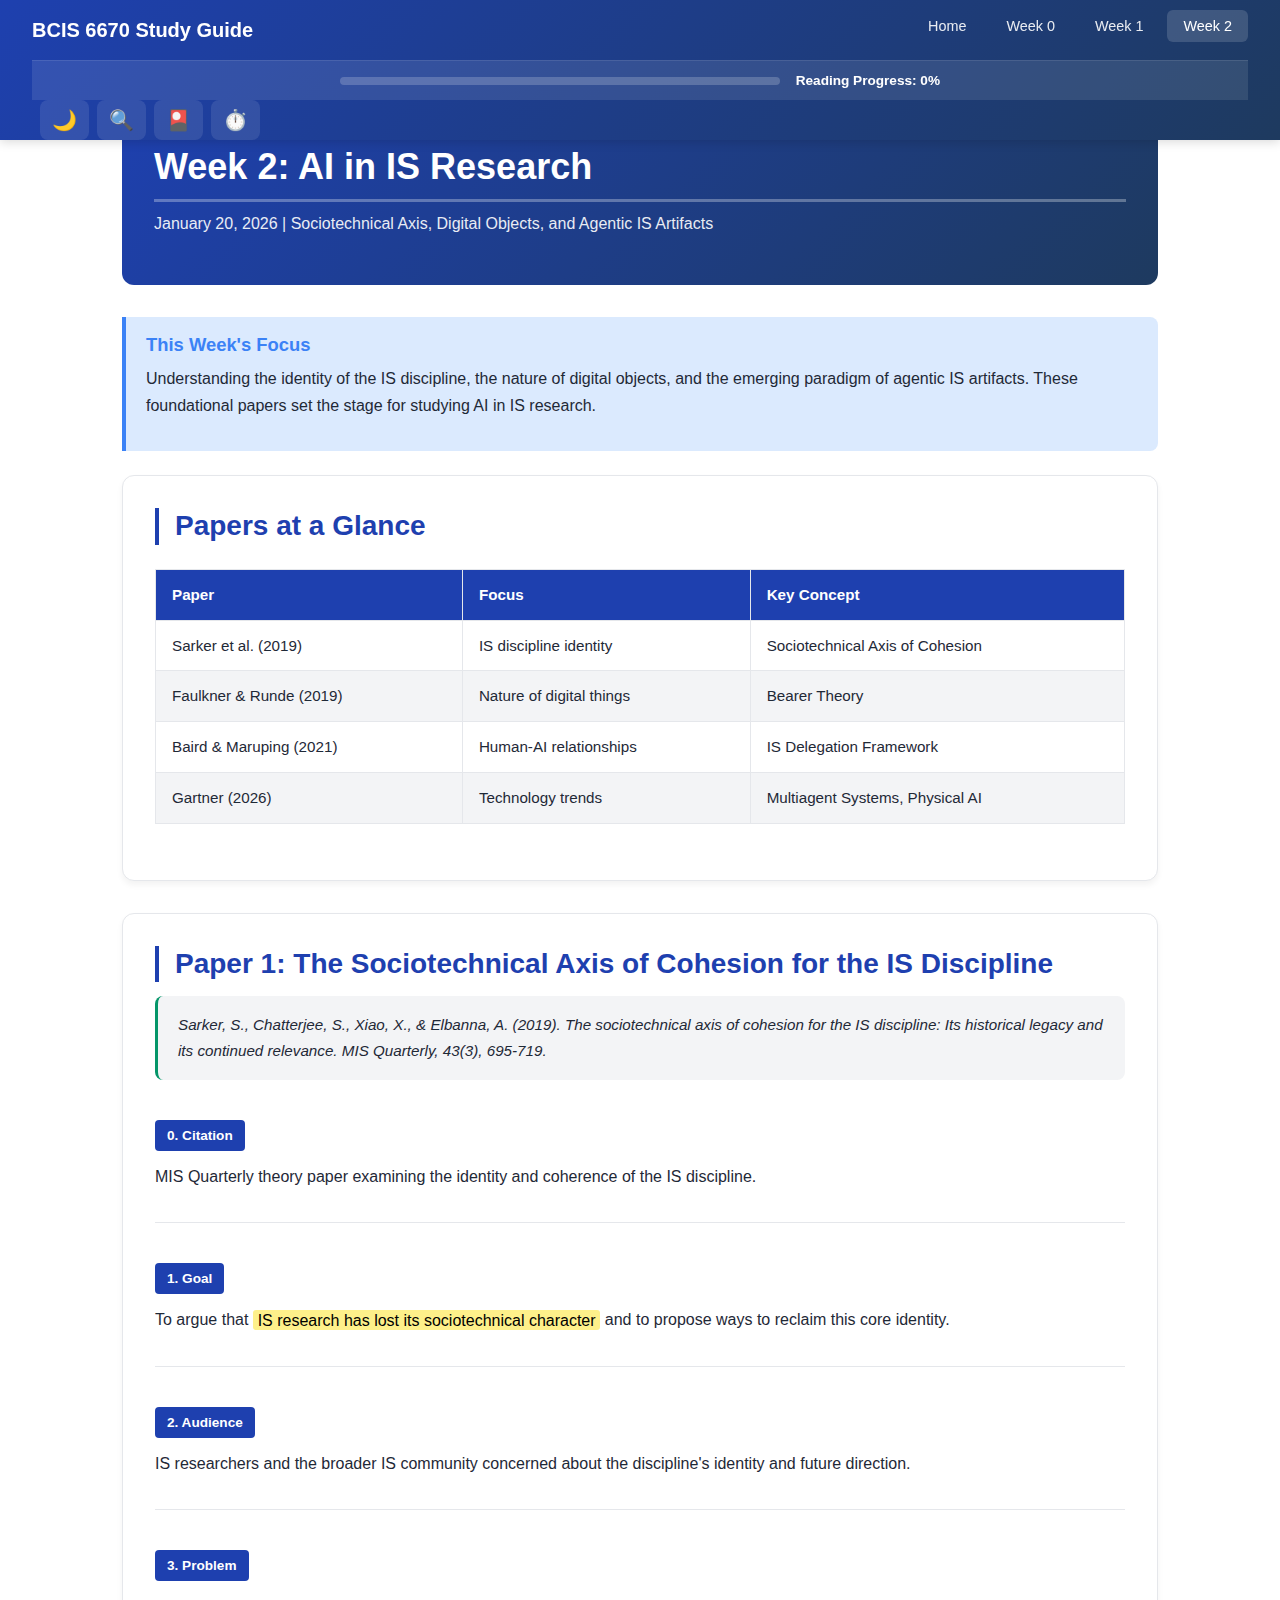
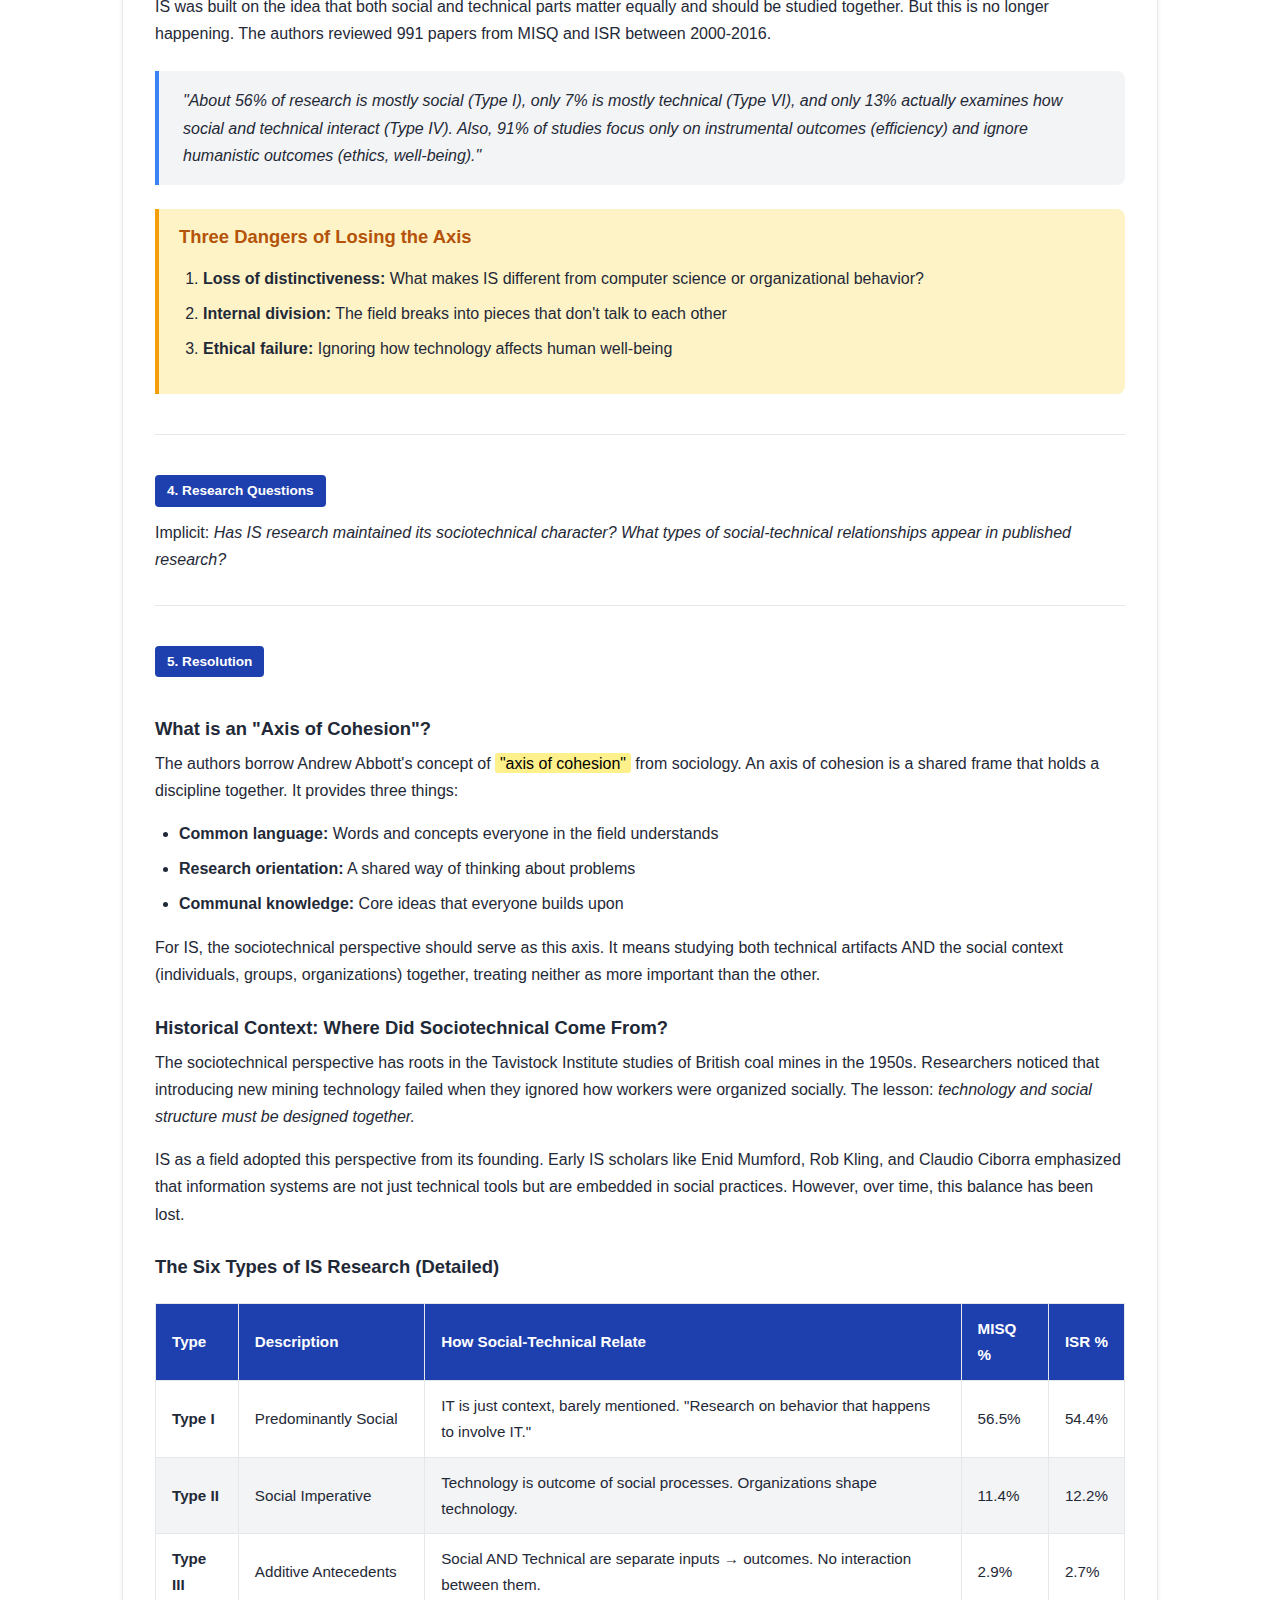
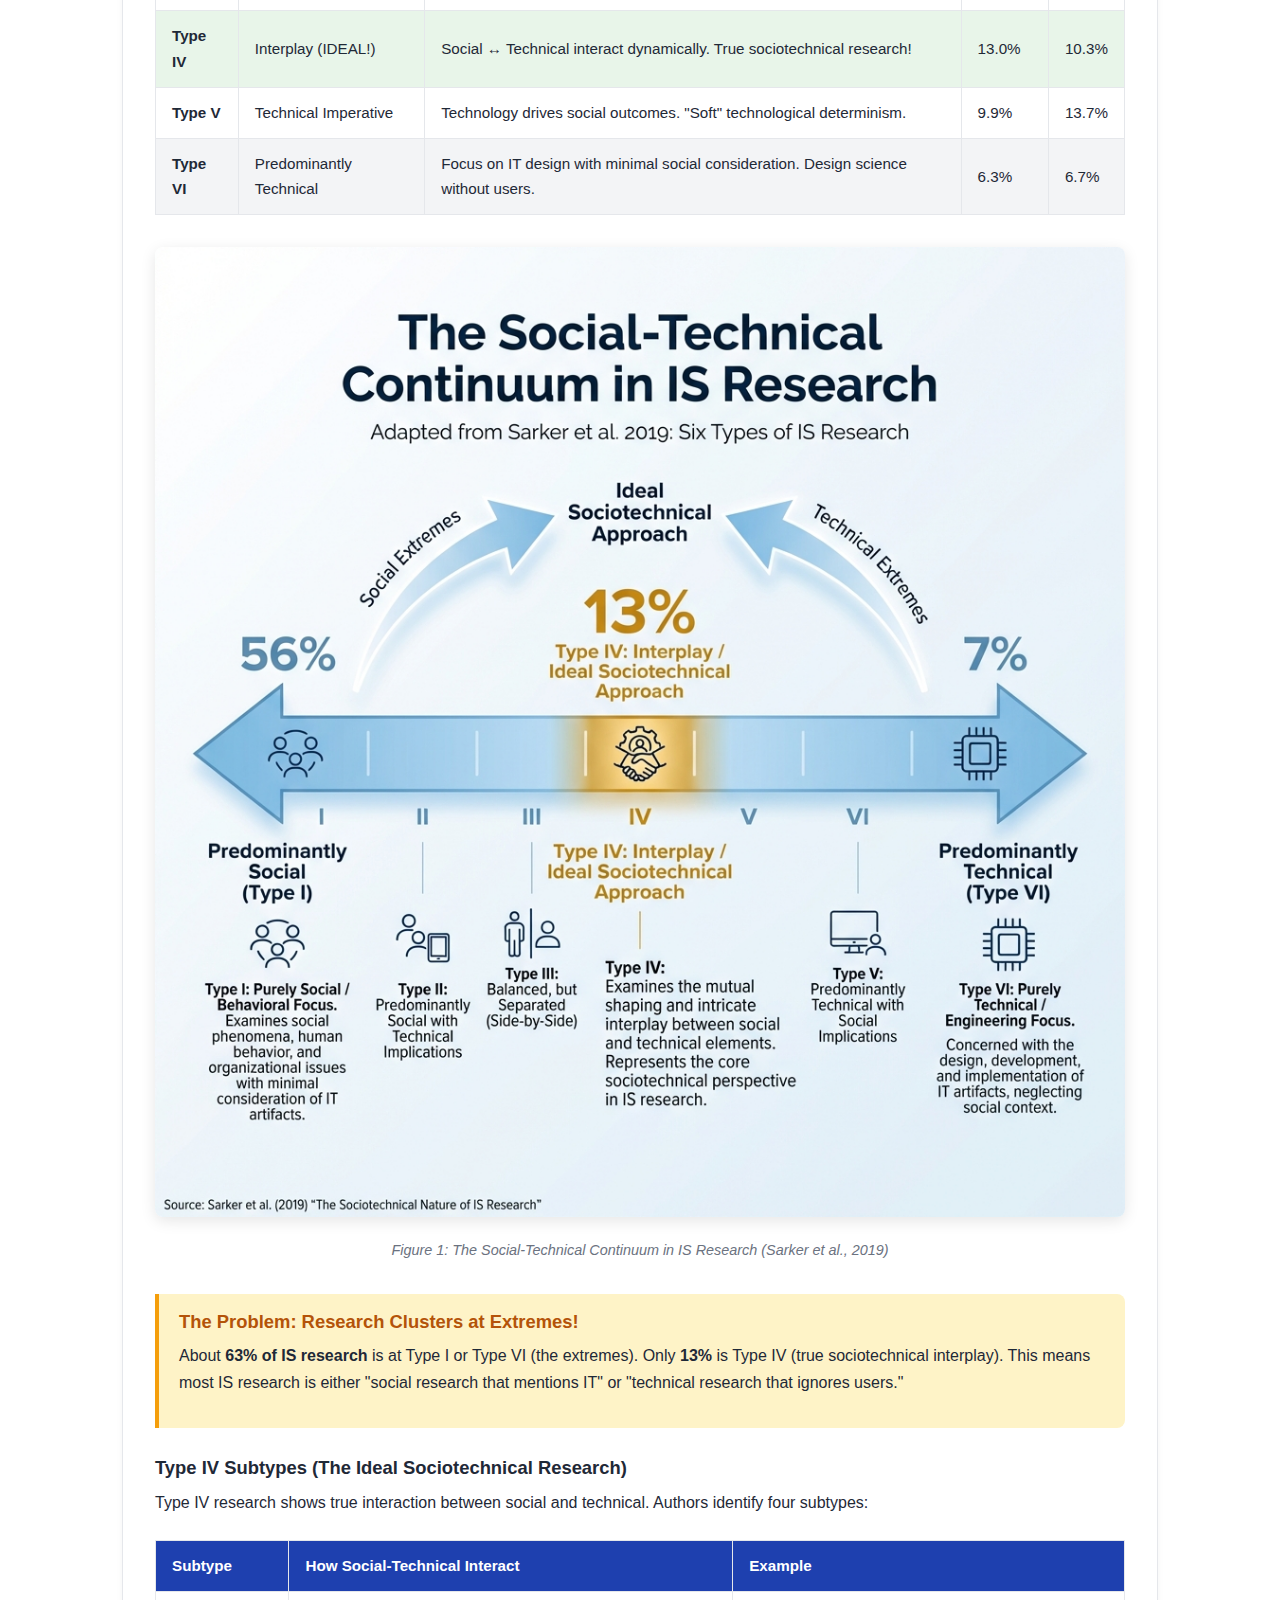
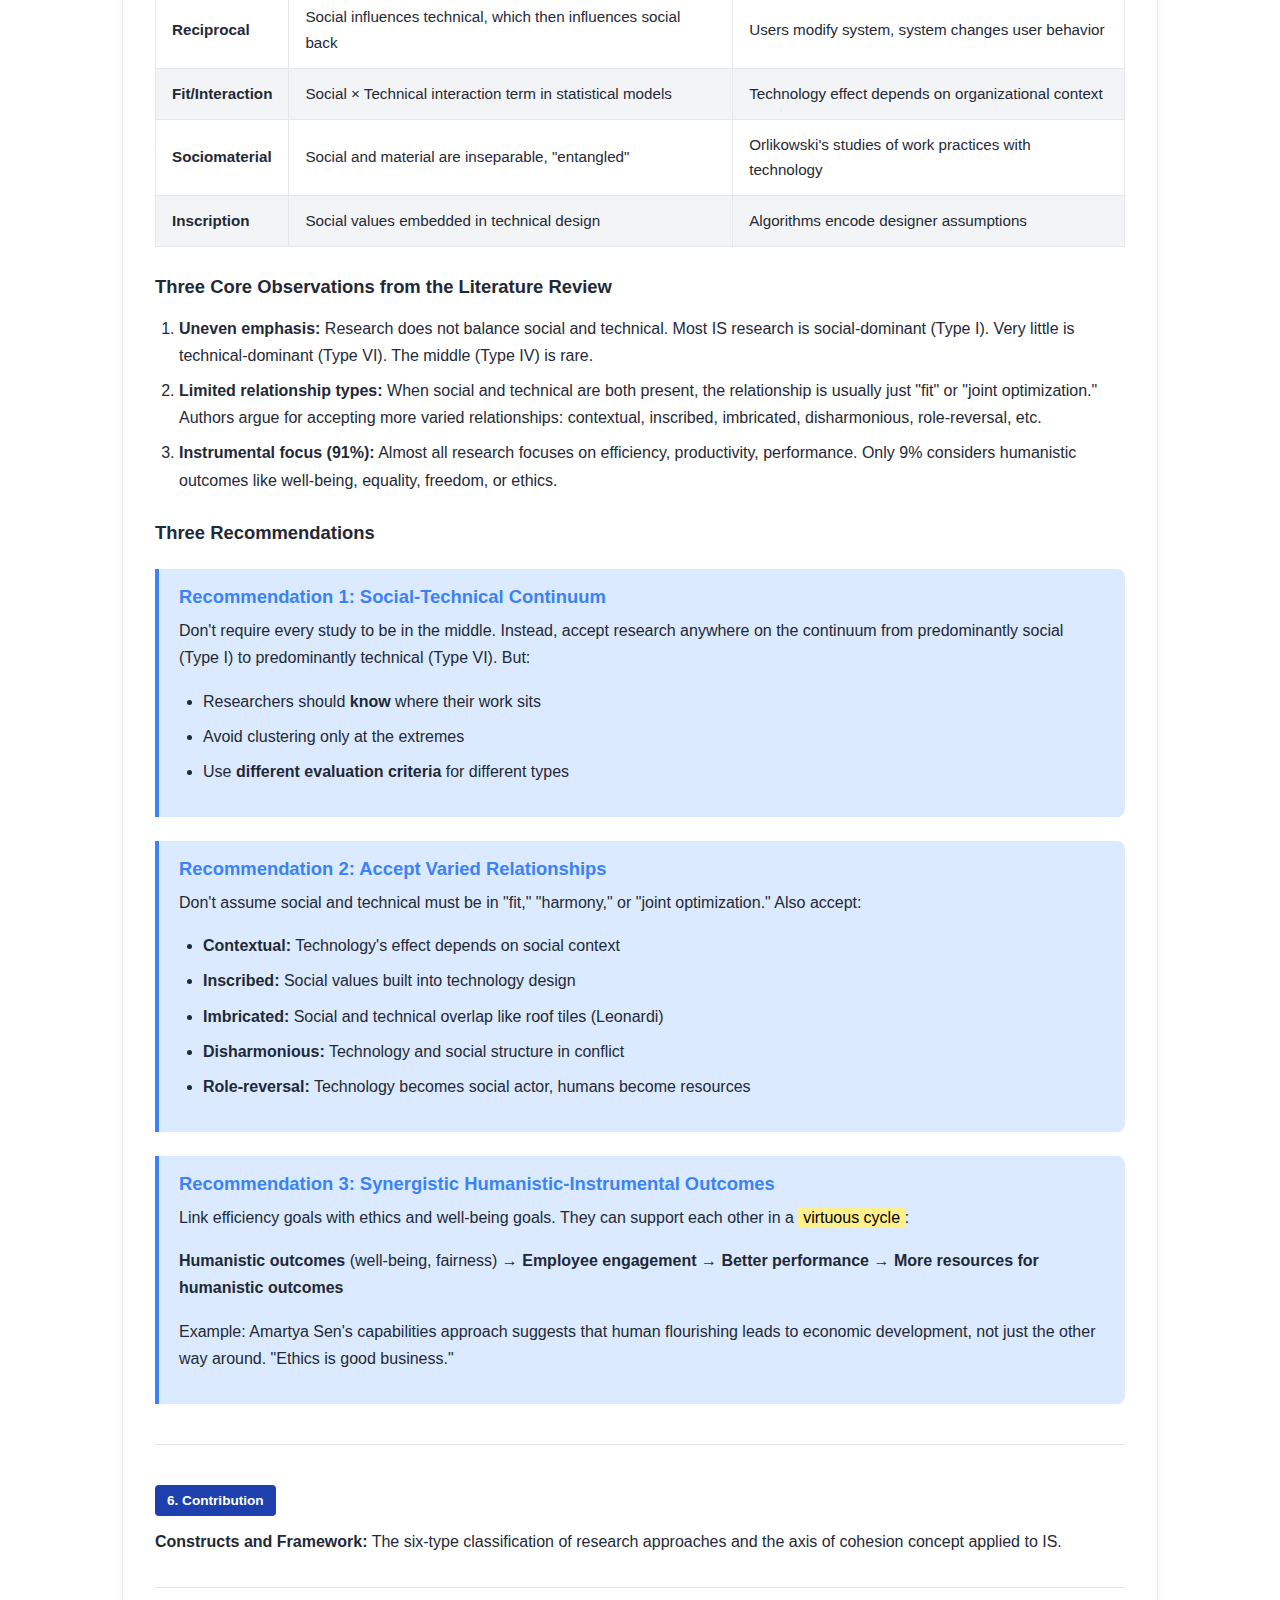
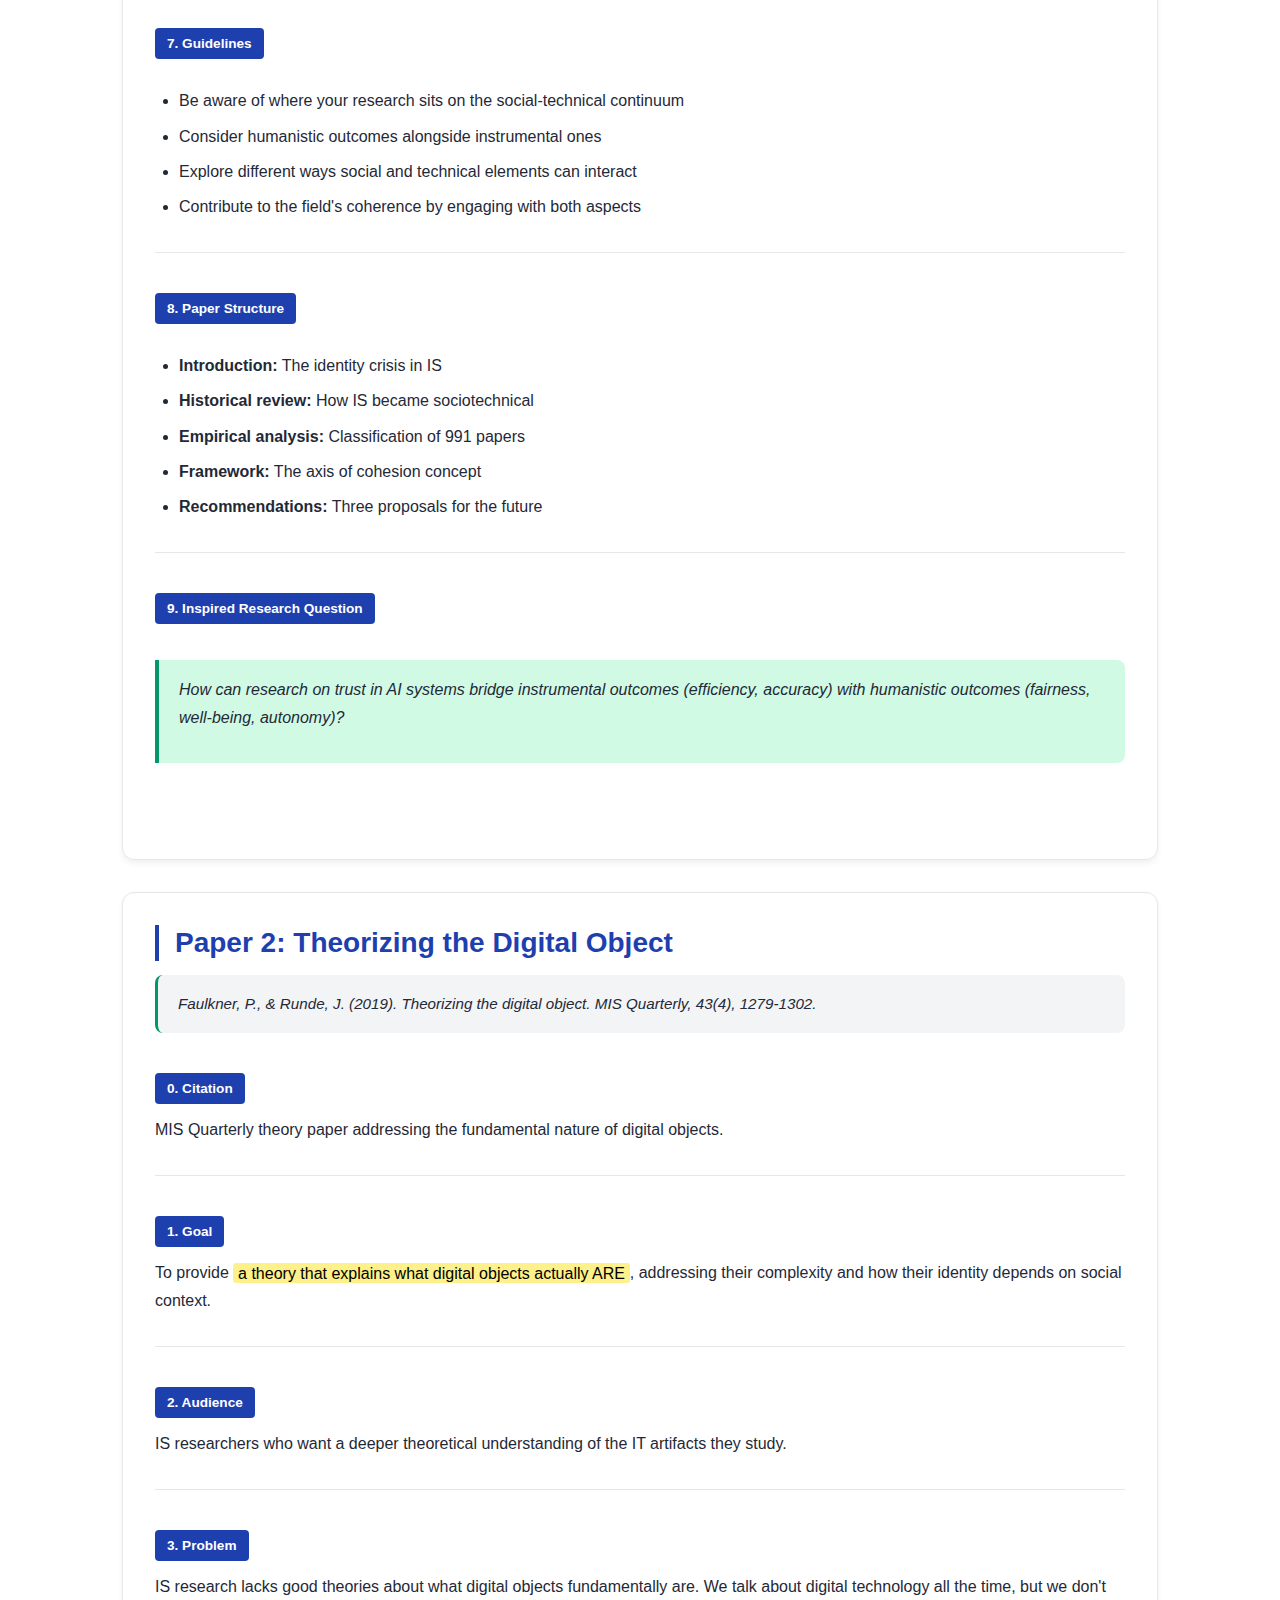
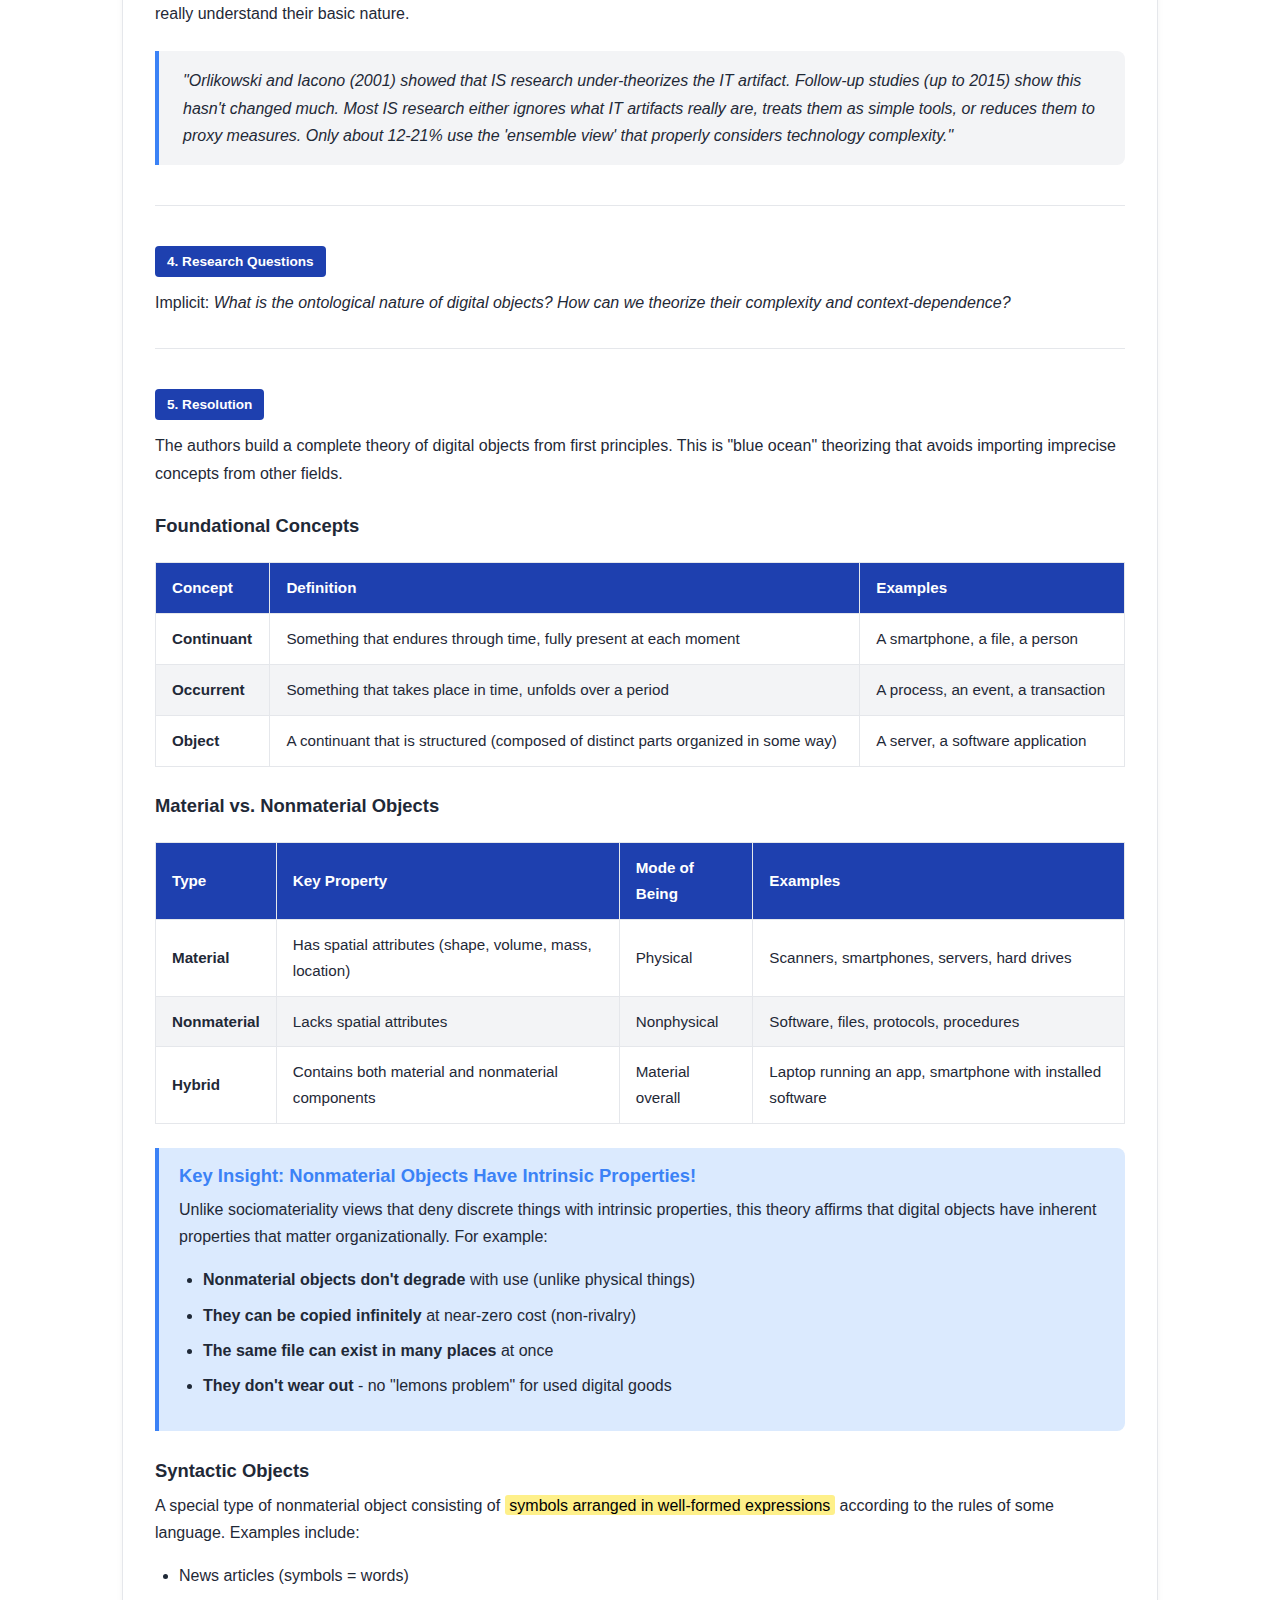
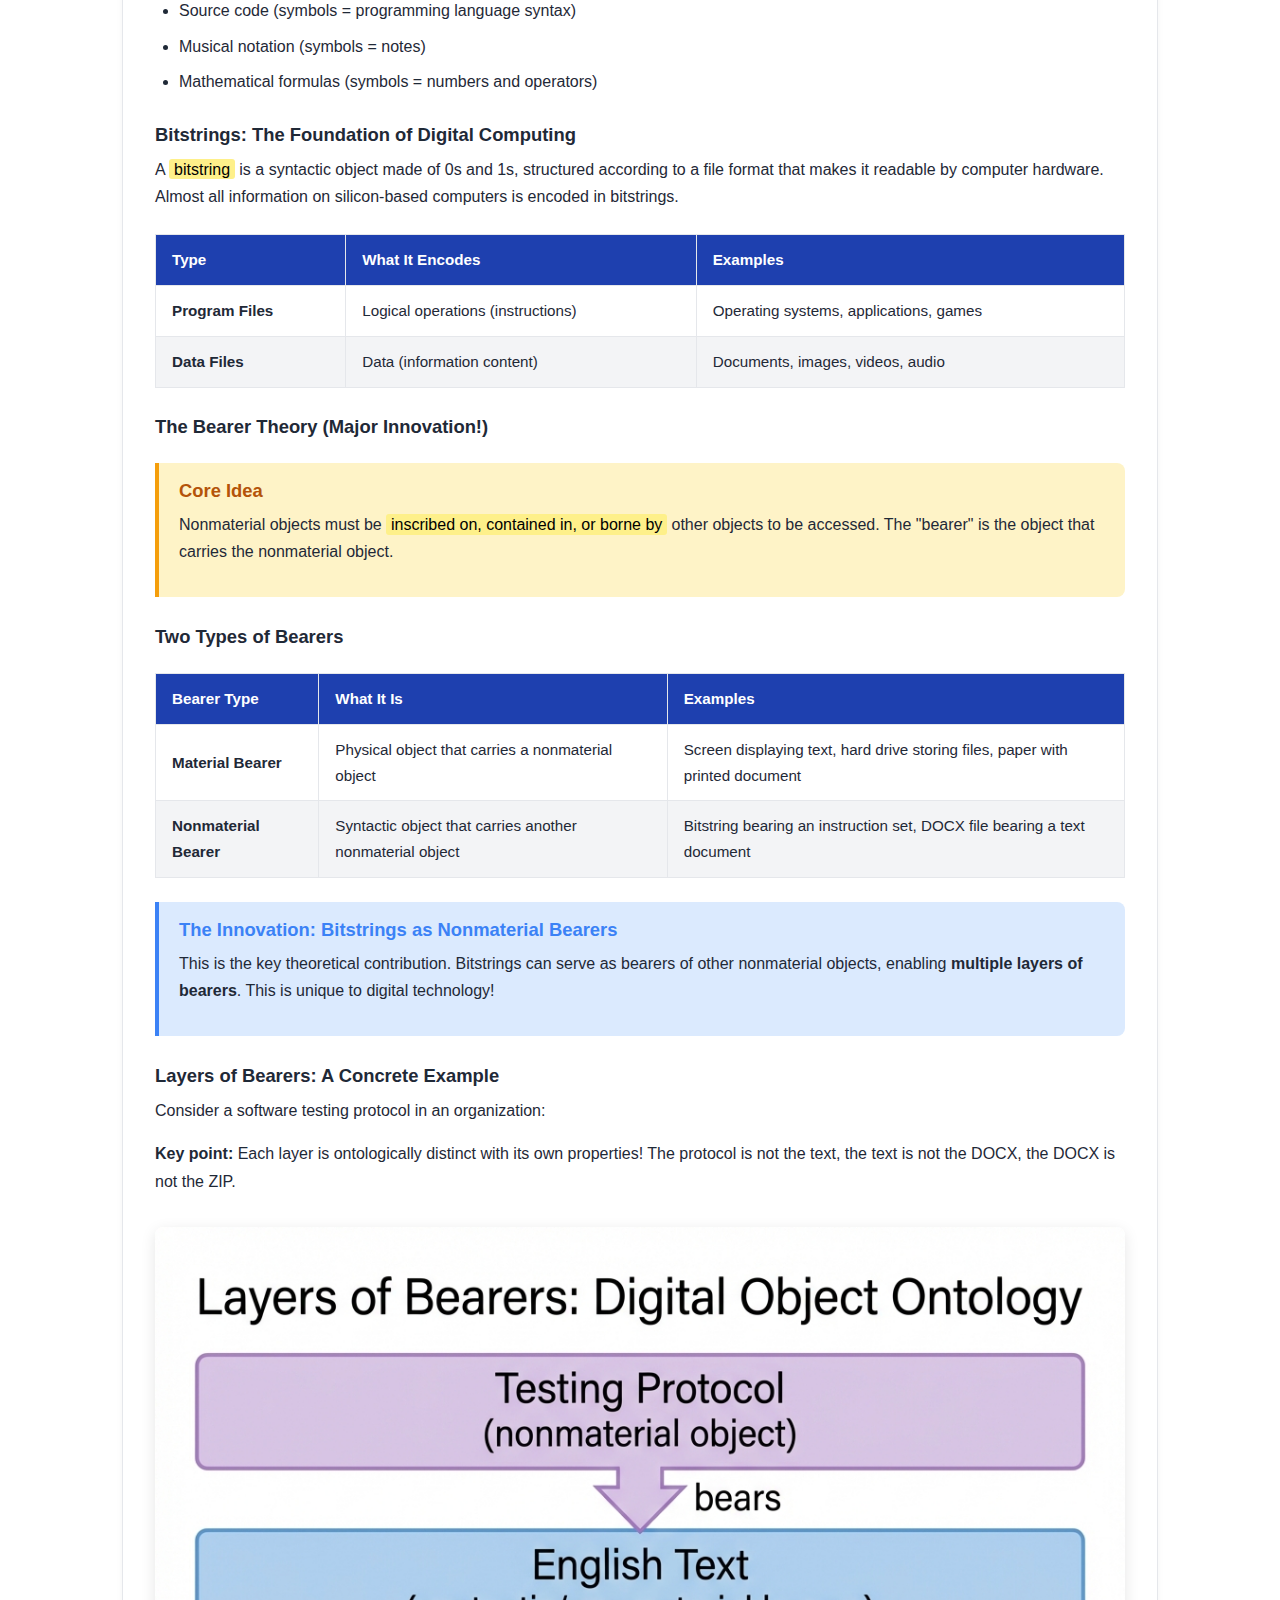
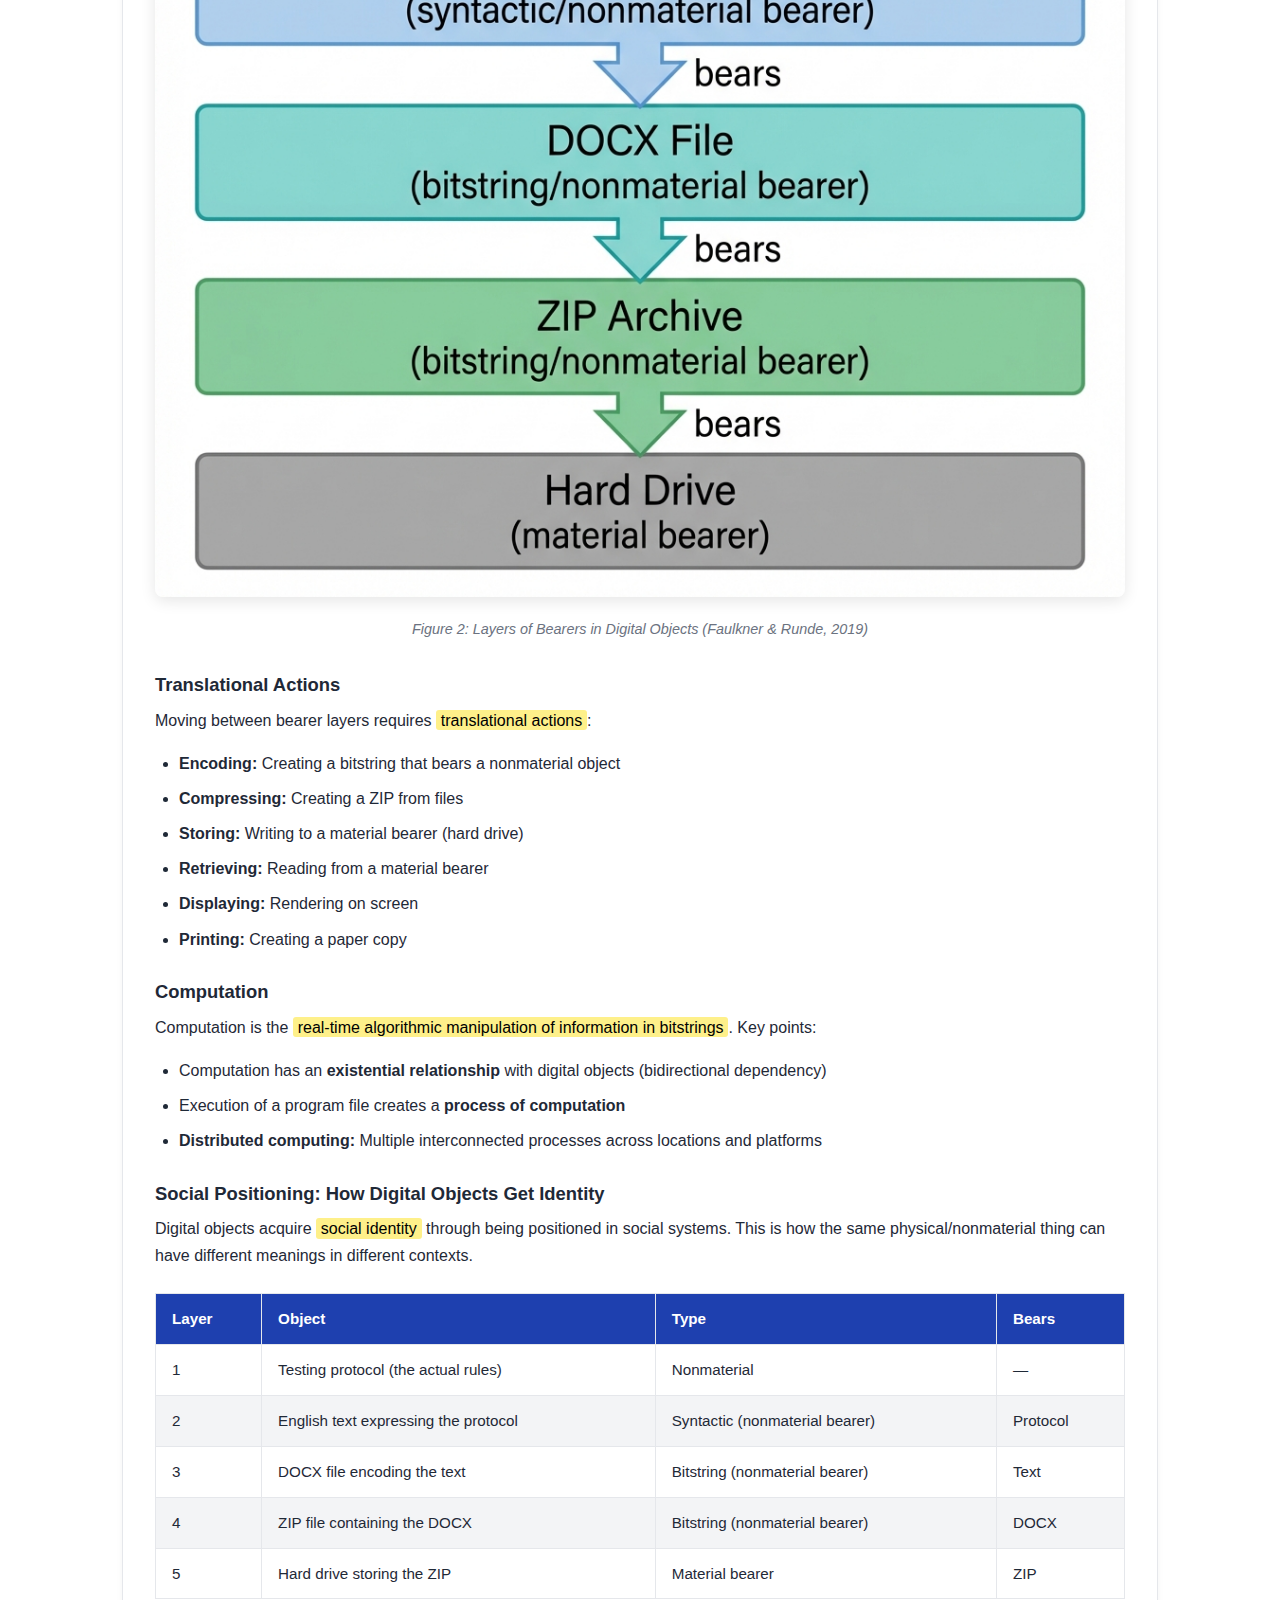
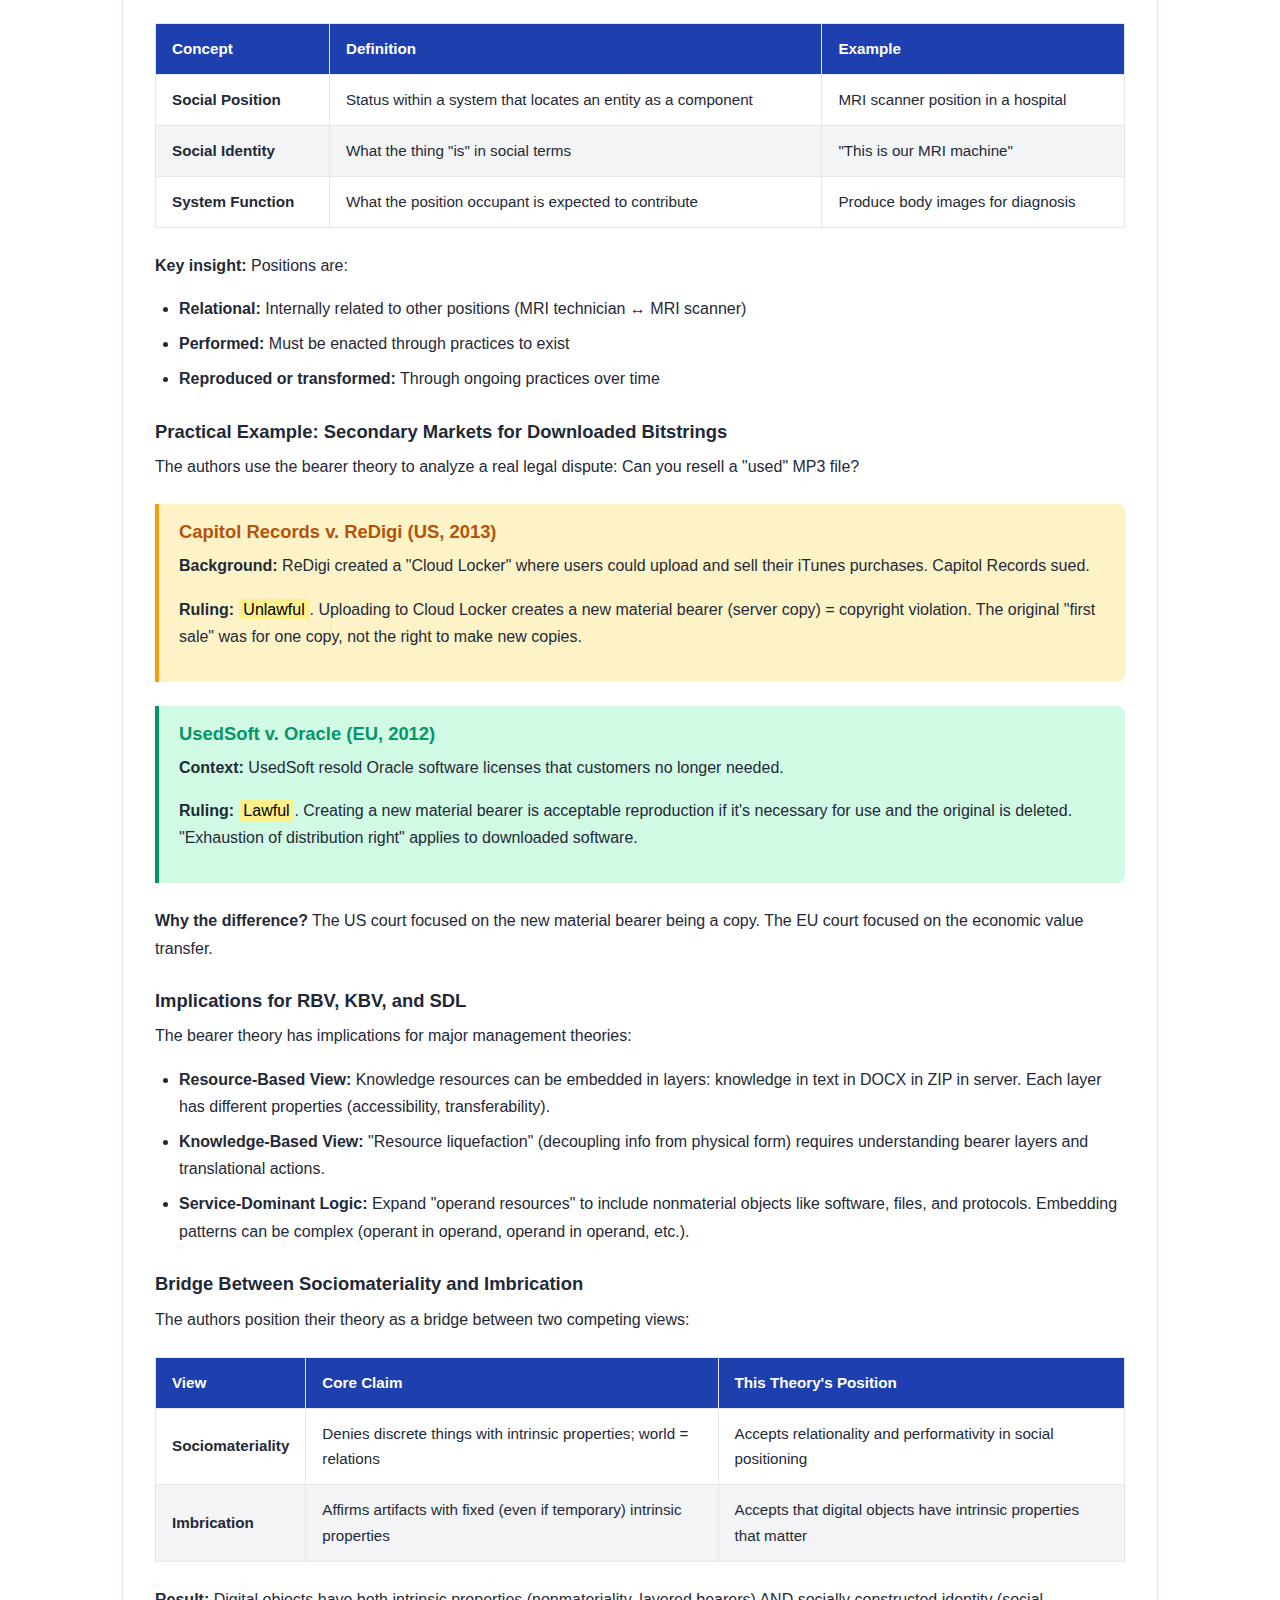
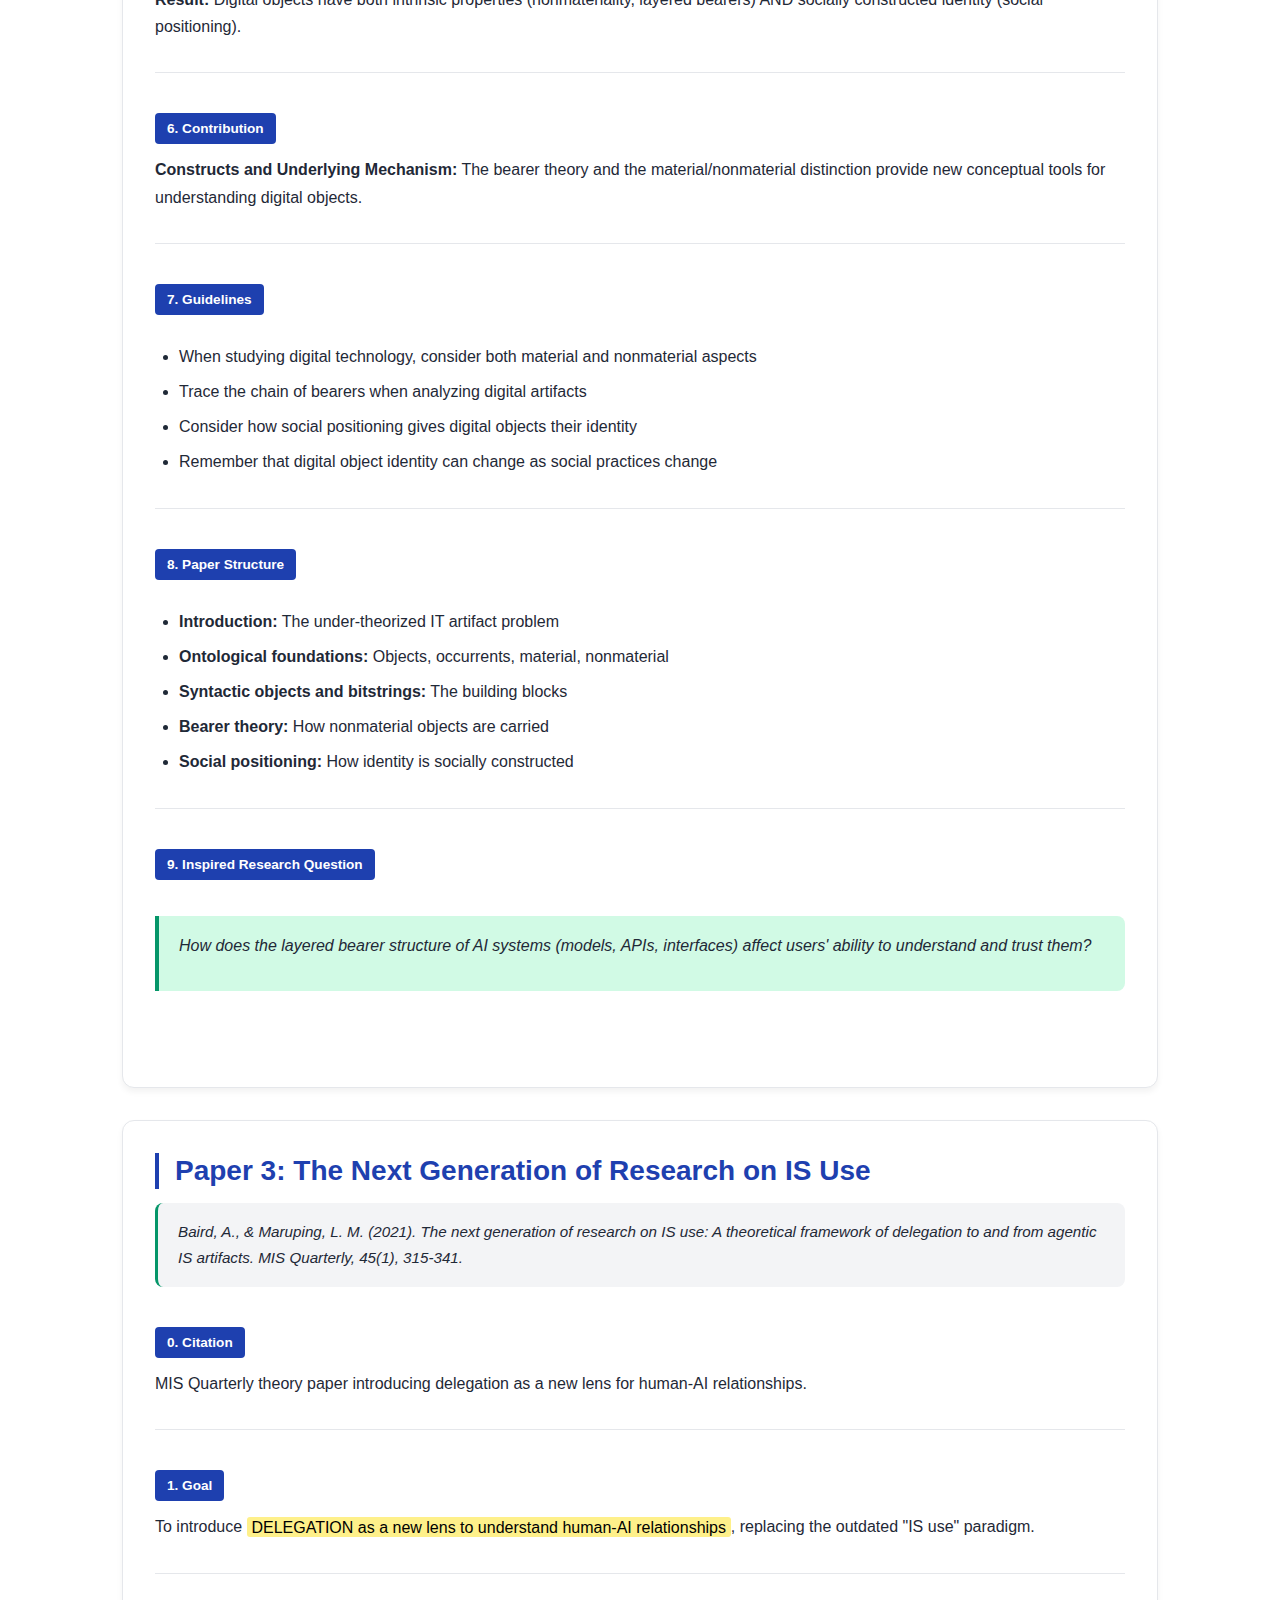
<file: 6670/session2.html>
<!DOCTYPE html>
<html lang="en">

<head>
    <meta charset="UTF-8">
    <meta name="viewport" content="width=device-width, initial-scale=1.0">
    <meta name="description" content="Week 2: AI in IS Research - Sociotechnical Axis, Digital Objects, and Agentic IS">
    <meta name="theme-color" content="#1e40af">
    <meta name="apple-mobile-web-app-capable" content="yes">

    <!-- Open Graph -->
    <meta property="og:type" content="article">
    <meta property="og:title" content="Week 2: AI in IS Research | BCIS 6670">
    <meta property="og:description" content="Sociotechnical Axis, Digital Objects, and Agentic IS - PhD Study Guide">
    <meta property="og:url" content="https://6670.vercel.app/session2.html">

    <title>Week 2: AI in IS Research | BCIS 6670 Study Guide</title>
    <link rel="manifest" href="manifest.json">
    <link rel="stylesheet" href="css/style.css">
</head>

<body>

    <!-- Navigation Bar -->
    <nav class="navbar">
        <div class="navbar-content">
            <a href="index.html" class="navbar-brand">BCIS 6670 Study Guide</a>
            <ul class="navbar-links">
                <li><a href="index.html">Home</a></li>
                <li><a href="session0.html">Week 0</a></li>
                <li><a href="session1.html">Week 1</a></li>
                <li><a href="session2.html" class="active">Week 2</a></li>
            </ul>
        </div>
        <div class="progress-container">
            <div class="progress-bar-wrapper">
                <div class="progress-bar">
                    <div class="progress-fill"></div>
                </div>
                <span class="progress-text">Reading Progress: 0%</span>
            </div>
        </div>
    </nav>

    <!-- Main Content -->
    <main class="container">

        <!-- Session Header -->
        <div class="session-header">
            <h1>Week 2: AI in IS Research</h1>
            <p class="session-meta">January 20, 2026 | Sociotechnical Axis, Digital Objects, and Agentic IS Artifacts
            </p>
        </div>

        <!-- Session Overview -->
        <div class="info-box">
            <h4>This Week's Focus</h4>
            <p>Understanding the identity of the IS discipline, the nature of digital objects, and the emerging paradigm
                of agentic IS artifacts. These foundational papers set the stage for studying AI in IS research.</p>
        </div>

        <!-- Summary Table -->
        <div class="paper-card">
            <h2>Papers at a Glance</h2>
            <table>
                <thead>
                    <tr>
                        <th>Paper</th>
                        <th>Focus</th>
                        <th>Key Concept</th>
                    </tr>
                </thead>
                <tbody>
                    <tr>
                        <td>Sarker et al. (2019)</td>
                        <td>IS discipline identity</td>
                        <td>Sociotechnical Axis of Cohesion</td>
                    </tr>
                    <tr>
                        <td>Faulkner & Runde (2019)</td>
                        <td>Nature of digital things</td>
                        <td>Bearer Theory</td>
                    </tr>
                    <tr>
                        <td>Baird & Maruping (2021)</td>
                        <td>Human-AI relationships</td>
                        <td>IS Delegation Framework</td>
                    </tr>
                    <tr>
                        <td>Gartner (2026)</td>
                        <td>Technology trends</td>
                        <td>Multiagent Systems, Physical AI</td>
                    </tr>
                </tbody>
            </table>
        </div>

        <!-- Paper 1: Sarker et al. 2019 -->
        <div class="paper-card">
            <h2>Paper 1: The Sociotechnical Axis of Cohesion for the IS Discipline</h2>
            <div class="paper-citation">
                Sarker, S., Chatterjee, S., Xiao, X., & Elbanna, A. (2019). The sociotechnical axis of cohesion for the
                IS discipline: Its historical legacy and its continued relevance. <em>MIS Quarterly, 43</em>(3),
                695-719.
            </div>

            <div class="analysis-section">
                <span class="analysis-label">0. Citation</span>
                <p>MIS Quarterly theory paper examining the identity and coherence of the IS discipline.</p>
            </div>

            <div class="analysis-section">
                <span class="analysis-label">1. Goal</span>
                <p>To argue that <mark>IS research has lost its sociotechnical character</mark> and to propose ways to
                    reclaim this core identity.</p>
            </div>

            <div class="analysis-section">
                <span class="analysis-label">2. Audience</span>
                <p>IS researchers and the broader IS community concerned about the discipline's identity and future
                    direction.</p>
            </div>

            <div class="analysis-section">
                <span class="analysis-label">3. Problem</span>
                <p>IS was built on the idea that both social and technical parts matter equally and should be studied
                    together. But this is no longer happening. The authors reviewed 991 papers from MISQ and ISR between
                    2000-2016.</p>

                <blockquote>
                    "About 56% of research is mostly social (Type I), only 7% is mostly technical (Type VI), and only
                    13% actually examines how social and technical interact (Type IV). Also, 91% of studies focus only
                    on instrumental outcomes (efficiency) and ignore humanistic outcomes (ethics, well-being)."
                </blockquote>

                <div class="warning-box">
                    <h4>Three Dangers of Losing the Axis</h4>
                    <ol>
                        <li><strong>Loss of distinctiveness:</strong> What makes IS different from computer science or
                            organizational behavior?</li>
                        <li><strong>Internal division:</strong> The field breaks into pieces that don't talk to each
                            other</li>
                        <li><strong>Ethical failure:</strong> Ignoring how technology affects human well-being</li>
                    </ol>
                </div>
            </div>

            <div class="analysis-section">
                <span class="analysis-label">4. Research Questions</span>
                <p>Implicit: <em>Has IS research maintained its sociotechnical character? What types of social-technical
                        relationships appear in published research?</em></p>
            </div>

            <div class="analysis-section">
                <span class="analysis-label">5. Resolution</span>

                <h4>What is an "Axis of Cohesion"?</h4>
                <p>The authors borrow Andrew Abbott's concept of <mark>"axis of cohesion"</mark> from sociology. An axis
                    of cohesion is a shared frame that holds a discipline together. It provides three things:</p>
                <ul>
                    <li><strong>Common language:</strong> Words and concepts everyone in the field understands</li>
                    <li><strong>Research orientation:</strong> A shared way of thinking about problems</li>
                    <li><strong>Communal knowledge:</strong> Core ideas that everyone builds upon</li>
                </ul>
                <p>For IS, the sociotechnical perspective should serve as this axis. It means studying both technical
                    artifacts AND the social context (individuals, groups, organizations) together, treating neither as
                    more important than the other.</p>

                <h4>Historical Context: Where Did Sociotechnical Come From?</h4>
                <p>The sociotechnical perspective has roots in the Tavistock Institute studies of British coal mines in
                    the 1950s. Researchers noticed that introducing new mining technology failed when they ignored how
                    workers were organized socially. The lesson: <em>technology and social structure must be designed
                        together.</em></p>
                <p>IS as a field adopted this perspective from its founding. Early IS scholars like Enid Mumford, Rob
                    Kling, and Claudio Ciborra emphasized that information systems are not just technical tools but are
                    embedded in social practices. However, over time, this balance has been lost.</p>

                <h4>The Six Types of IS Research (Detailed)</h4>
                <table>
                    <thead>
                        <tr>
                            <th>Type</th>
                            <th>Description</th>
                            <th>How Social-Technical Relate</th>
                            <th>MISQ %</th>
                            <th>ISR %</th>
                        </tr>
                    </thead>
                    <tbody>
                        <tr>
                            <td><strong>Type I</strong></td>
                            <td>Predominantly Social</td>
                            <td>IT is just context, barely mentioned. "Research on behavior that happens to involve IT."
                            </td>
                            <td>56.5%</td>
                            <td>54.4%</td>
                        </tr>
                        <tr>
                            <td><strong>Type II</strong></td>
                            <td>Social Imperative</td>
                            <td>Technology is outcome of social processes. Organizations shape technology.</td>
                            <td>11.4%</td>
                            <td>12.2%</td>
                        </tr>
                        <tr>
                            <td><strong>Type III</strong></td>
                            <td>Additive Antecedents</td>
                            <td>Social AND Technical are separate inputs → outcomes. No interaction between them.</td>
                            <td>2.9%</td>
                            <td>2.7%</td>
                        </tr>
                        <tr style="background-color: #e8f5e9;">
                            <td><strong>Type IV</strong></td>
                            <td>Interplay (IDEAL!)</td>
                            <td>Social ↔ Technical interact dynamically. True sociotechnical research!</td>
                            <td>13.0%</td>
                            <td>10.3%</td>
                        </tr>
                        <tr>
                            <td><strong>Type V</strong></td>
                            <td>Technical Imperative</td>
                            <td>Technology drives social outcomes. "Soft" technological determinism.</td>
                            <td>9.9%</td>
                            <td>13.7%</td>
                        </tr>
                        <tr>
                            <td><strong>Type VI</strong></td>
                            <td>Predominantly Technical</td>
                            <td>Focus on IT design with minimal social consideration. Design science without users.</td>
                            <td>6.3%</td>
                            <td>6.7%</td>
                        </tr>
                    </tbody>
                </table>

                <figure>
                    <img src="images/sarker_six_types.png" alt="The Social-Technical Continuum in IS Research">
                    <figcaption>Figure 1: The Social-Technical Continuum in IS Research (Sarker et al., 2019)
                    </figcaption>
                </figure>

                <div class="warning-box">
                    <h4>The Problem: Research Clusters at Extremes!</h4>
                    <p>About <strong>63% of IS research</strong> is at Type I or Type VI (the extremes). Only
                        <strong>13%</strong> is Type IV (true sociotechnical interplay). This means most IS research is
                        either "social research that mentions IT" or "technical research that ignores users."
                    </p>
                </div>

                <h4>Type IV Subtypes (The Ideal Sociotechnical Research)</h4>
                <p>Type IV research shows true interaction between social and technical. Authors identify four subtypes:
                </p>
                <table>
                    <thead>
                        <tr>
                            <th>Subtype</th>
                            <th>How Social-Technical Interact</th>
                            <th>Example</th>
                        </tr>
                    </thead>
                    <tbody>
                        <tr>
                            <td><strong>Reciprocal</strong></td>
                            <td>Social influences technical, which then influences social back</td>
                            <td>Users modify system, system changes user behavior</td>
                        </tr>
                        <tr>
                            <td><strong>Fit/Interaction</strong></td>
                            <td>Social × Technical interaction term in statistical models</td>
                            <td>Technology effect depends on organizational context</td>
                        </tr>
                        <tr>
                            <td><strong>Sociomaterial</strong></td>
                            <td>Social and material are inseparable, "entangled"</td>
                            <td>Orlikowski's studies of work practices with technology</td>
                        </tr>
                        <tr>
                            <td><strong>Inscription</strong></td>
                            <td>Social values embedded in technical design</td>
                            <td>Algorithms encode designer assumptions</td>
                        </tr>
                    </tbody>
                </table>

                <h4>Three Core Observations from the Literature Review</h4>
                <ol>
                    <li><strong>Uneven emphasis:</strong> Research does not balance social and technical. Most IS
                        research is social-dominant (Type I). Very little is technical-dominant (Type VI). The middle
                        (Type IV) is rare.</li>
                    <li><strong>Limited relationship types:</strong> When social and technical are both present, the
                        relationship is usually just "fit" or "joint optimization." Authors argue for accepting more
                        varied relationships: contextual, inscribed, imbricated, disharmonious, role-reversal, etc.</li>
                    <li><strong>Instrumental focus (91%):</strong> Almost all research focuses on efficiency,
                        productivity, performance. Only 9% considers humanistic outcomes like well-being, equality,
                        freedom, or ethics.</li>
                </ol>

                <h4>Three Recommendations</h4>
                <div class="info-box">
                    <h4>Recommendation 1: Social-Technical Continuum</h4>
                    <p>Don't require every study to be in the middle. Instead, accept research anywhere on the continuum
                        from predominantly social (Type I) to predominantly technical (Type VI). But:</p>
                    <ul>
                        <li>Researchers should <strong>know</strong> where their work sits</li>
                        <li>Avoid clustering only at the extremes</li>
                        <li>Use <strong>different evaluation criteria</strong> for different types</li>
                    </ul>
                </div>

                <div class="info-box">
                    <h4>Recommendation 2: Accept Varied Relationships</h4>
                    <p>Don't assume social and technical must be in "fit," "harmony," or "joint optimization." Also
                        accept:</p>
                    <ul>
                        <li><strong>Contextual:</strong> Technology's effect depends on social context</li>
                        <li><strong>Inscribed:</strong> Social values built into technology design</li>
                        <li><strong>Imbricated:</strong> Social and technical overlap like roof tiles (Leonardi)</li>
                        <li><strong>Disharmonious:</strong> Technology and social structure in conflict</li>
                        <li><strong>Role-reversal:</strong> Technology becomes social actor, humans become resources
                        </li>
                    </ul>
                </div>

                <div class="info-box">
                    <h4>Recommendation 3: Synergistic Humanistic-Instrumental Outcomes</h4>
                    <p>Link efficiency goals with ethics and well-being goals. They can support each other in a
                        <mark>virtuous cycle</mark>:
                    </p>
                    <p><strong>Humanistic outcomes</strong> (well-being, fairness) → <strong>Employee
                            engagement</strong> → <strong>Better performance</strong> → <strong>More resources for
                            humanistic outcomes</strong></p>
                    <p>Example: Amartya Sen's capabilities approach suggests that human flourishing leads to economic
                        development, not just the other way around. "Ethics is good business."</p>
                </div>
            </div>

            <div class="analysis-section">
                <span class="analysis-label">6. Contribution</span>
                <p><strong>Constructs and Framework:</strong> The six-type classification of research approaches and the
                    axis of cohesion concept applied to IS.</p>
            </div>

            <div class="analysis-section">
                <span class="analysis-label">7. Guidelines</span>
                <ul>
                    <li>Be aware of where your research sits on the social-technical continuum</li>
                    <li>Consider humanistic outcomes alongside instrumental ones</li>
                    <li>Explore different ways social and technical elements can interact</li>
                    <li>Contribute to the field's coherence by engaging with both aspects</li>
                </ul>
            </div>

            <div class="analysis-section">
                <span class="analysis-label">8. Paper Structure</span>
                <ul>
                    <li><strong>Introduction:</strong> The identity crisis in IS</li>
                    <li><strong>Historical review:</strong> How IS became sociotechnical</li>
                    <li><strong>Empirical analysis:</strong> Classification of 991 papers</li>
                    <li><strong>Framework:</strong> The axis of cohesion concept</li>
                    <li><strong>Recommendations:</strong> Three proposals for the future</li>
                </ul>
            </div>

            <div class="analysis-section">
                <span class="analysis-label">9. Inspired Research Question</span>
                <div class="success-box">
                    <p><em>How can research on trust in AI systems bridge instrumental outcomes (efficiency, accuracy)
                            with humanistic outcomes (fairness, well-being, autonomy)?</em></p>
                </div>
            </div>

        </div>

        <!-- Paper 2: Faulkner & Runde -->
        <div class="paper-card">
            <h2>Paper 2: Theorizing the Digital Object</h2>
            <div class="paper-citation">
                Faulkner, P., & Runde, J. (2019). Theorizing the digital object. <em>MIS Quarterly, 43</em>(4),
                1279-1302.
            </div>

            <div class="analysis-section">
                <span class="analysis-label">0. Citation</span>
                <p>MIS Quarterly theory paper addressing the fundamental nature of digital objects.</p>
            </div>

            <div class="analysis-section">
                <span class="analysis-label">1. Goal</span>
                <p>To provide <mark>a theory that explains what digital objects actually ARE</mark>, addressing their
                    complexity and how their identity depends on social context.</p>
            </div>

            <div class="analysis-section">
                <span class="analysis-label">2. Audience</span>
                <p>IS researchers who want a deeper theoretical understanding of the IT artifacts they study.</p>
            </div>

            <div class="analysis-section">
                <span class="analysis-label">3. Problem</span>
                <p>IS research lacks good theories about what digital objects fundamentally are. We talk about digital
                    technology all the time, but we don't really understand their basic nature.</p>

                <blockquote>
                    "Orlikowski and Iacono (2001) showed that IS research under-theorizes the IT artifact. Follow-up
                    studies (up to 2015) show this hasn't changed much. Most IS research either ignores what IT
                    artifacts really are, treats them as simple tools, or reduces them to proxy measures. Only about
                    12-21% use the 'ensemble view' that properly considers technology complexity."
                </blockquote>
            </div>

            <div class="analysis-section">
                <span class="analysis-label">4. Research Questions</span>
                <p>Implicit: <em>What is the ontological nature of digital objects? How can we theorize their complexity
                        and context-dependence?</em></p>
            </div>

            <div class="analysis-section">
                <span class="analysis-label">5. Resolution</span>
                <p>The authors build a complete theory of digital objects from first principles. This is "blue ocean"
                    theorizing that avoids importing imprecise concepts from other fields.</p>

                <h4>Foundational Concepts</h4>
                <table>
                    <thead>
                        <tr>
                            <th>Concept</th>
                            <th>Definition</th>
                            <th>Examples</th>
                        </tr>
                    </thead>
                    <tbody>
                        <tr>
                            <td><strong>Continuant</strong></td>
                            <td>Something that endures through time, fully present at each moment</td>
                            <td>A smartphone, a file, a person</td>
                        </tr>
                        <tr>
                            <td><strong>Occurrent</strong></td>
                            <td>Something that takes place in time, unfolds over a period</td>
                            <td>A process, an event, a transaction</td>
                        </tr>
                        <tr>
                            <td><strong>Object</strong></td>
                            <td>A continuant that is structured (composed of distinct parts organized in some way)</td>
                            <td>A server, a software application</td>
                        </tr>
                    </tbody>
                </table>

                <h4>Material vs. Nonmaterial Objects</h4>
                <table>
                    <thead>
                        <tr>
                            <th>Type</th>
                            <th>Key Property</th>
                            <th>Mode of Being</th>
                            <th>Examples</th>
                        </tr>
                    </thead>
                    <tbody>
                        <tr>
                            <td><strong>Material</strong></td>
                            <td>Has spatial attributes (shape, volume, mass, location)</td>
                            <td>Physical</td>
                            <td>Scanners, smartphones, servers, hard drives</td>
                        </tr>
                        <tr>
                            <td><strong>Nonmaterial</strong></td>
                            <td>Lacks spatial attributes</td>
                            <td>Nonphysical</td>
                            <td>Software, files, protocols, procedures</td>
                        </tr>
                        <tr>
                            <td><strong>Hybrid</strong></td>
                            <td>Contains both material and nonmaterial components</td>
                            <td>Material overall</td>
                            <td>Laptop running an app, smartphone with installed software</td>
                        </tr>
                    </tbody>
                </table>

                <div class="info-box">
                    <h4>Key Insight: Nonmaterial Objects Have Intrinsic Properties!</h4>
                    <p>Unlike sociomateriality views that deny discrete things with intrinsic properties, this theory
                        affirms that digital objects have inherent properties that matter organizationally. For example:
                    </p>
                    <ul>
                        <li><strong>Nonmaterial objects don't degrade</strong> with use (unlike physical things)</li>
                        <li><strong>They can be copied infinitely</strong> at near-zero cost (non-rivalry)</li>
                        <li><strong>The same file can exist in many places</strong> at once</li>
                        <li><strong>They don't wear out</strong> - no "lemons problem" for used digital goods</li>
                    </ul>
                </div>

                <h4>Syntactic Objects</h4>
                <p>A special type of nonmaterial object consisting of <mark>symbols arranged in well-formed
                        expressions</mark> according to the rules of some language. Examples include:</p>
                <ul>
                    <li>News articles (symbols = words)</li>
                    <li>Source code (symbols = programming language syntax)</li>
                    <li>Musical notation (symbols = notes)</li>
                    <li>Mathematical formulas (symbols = numbers and operators)</li>
                </ul>

                <h4>Bitstrings: The Foundation of Digital Computing</h4>
                <p>A <mark>bitstring</mark> is a syntactic object made of 0s and 1s, structured according to a file
                    format that makes it readable by computer hardware. Almost all information on silicon-based
                    computers is encoded in bitstrings.</p>

                <table>
                    <thead>
                        <tr>
                            <th>Type</th>
                            <th>What It Encodes</th>
                            <th>Examples</th>
                        </tr>
                    </thead>
                    <tbody>
                        <tr>
                            <td><strong>Program Files</strong></td>
                            <td>Logical operations (instructions)</td>
                            <td>Operating systems, applications, games</td>
                        </tr>
                        <tr>
                            <td><strong>Data Files</strong></td>
                            <td>Data (information content)</td>
                            <td>Documents, images, videos, audio</td>
                        </tr>
                    </tbody>
                </table>

                <h4>The Bearer Theory (Major Innovation!)</h4>
                <div class="warning-box">
                    <h4>Core Idea</h4>
                    <p>Nonmaterial objects must be <mark>inscribed on, contained in, or borne by</mark> other objects to
                        be accessed. The "bearer" is the object that carries the nonmaterial object.</p>
                </div>

                <h4>Two Types of Bearers</h4>
                <table>
                    <thead>
                        <tr>
                            <th>Bearer Type</th>
                            <th>What It Is</th>
                            <th>Examples</th>
                        </tr>
                    </thead>
                    <tbody>
                        <tr>
                            <td><strong>Material Bearer</strong></td>
                            <td>Physical object that carries a nonmaterial object</td>
                            <td>Screen displaying text, hard drive storing files, paper with printed document</td>
                        </tr>
                        <tr>
                            <td><strong>Nonmaterial Bearer</strong></td>
                            <td>Syntactic object that carries another nonmaterial object</td>
                            <td>Bitstring bearing an instruction set, DOCX file bearing a text document</td>
                        </tr>
                    </tbody>
                </table>

                <div class="info-box">
                    <h4>The Innovation: Bitstrings as Nonmaterial Bearers</h4>
                    <p>This is the key theoretical contribution. Bitstrings can serve as bearers of other nonmaterial
                        objects, enabling <strong>multiple layers of bearers</strong>. This is unique to digital
                        technology!</p>
                </div>

                <h4>Layers of Bearers: A Concrete Example</h4>
                <p>Consider a software testing protocol in an organization:</p>
                <table>
                    <thead>
                        <tr>
                            <th>Layer</th>
                            <th>Object</th>
                            <th>Type</th>
                            <th>Bears</th>
                        </tr>
                    </thead>
                    <tbody>
                        <tr>
                            <td>1</td>
                            <td>Testing protocol (the actual rules)</td>
                            <td>Nonmaterial</td>
                            <td>—</td>
                        </tr>
                        <tr>
                            <td>2</td>
                            <td>English text expressing the protocol</td>
                            <td>Syntactic (nonmaterial bearer)</td>
                            <td>Protocol</td>
                        </tr>
                        <tr>
                            <td>3</td>
                            <td>DOCX file encoding the text</td>
                            <td>Bitstring (nonmaterial bearer)</td>
                            <td>Text</td>
                        </tr>
                        <tr>
                            <td>4</td>
                            <td>ZIP file containing the DOCX</td>
                            <td>Bitstring (nonmaterial bearer)</td>
                            <td>DOCX</td>
                        </tr>
                        <tr>
                            <td>5</td>
                            <td>Hard drive storing the ZIP</td>
                            <td>Material bearer</td>
                            <td>ZIP</td>
                        </tr>
                    </tbody>
                    <p><strong>Key point:</strong> Each layer is ontologically distinct with its own properties! The
                        protocol is not the text, the text is not the DOCX, the DOCX is not the ZIP.</p>

                    <figure>
                        <img src="images/bearer_layers.png" alt="Layers of Bearers: Digital Object Ontology">
                        <figcaption>Figure 2: Layers of Bearers in Digital Objects (Faulkner & Runde, 2019)</figcaption>
                    </figure>

                    <h4>Translational Actions</h4>
                    <p>Moving between bearer layers requires <mark>translational actions</mark>:</p>
                    <ul>
                        <li><strong>Encoding:</strong> Creating a bitstring that bears a nonmaterial object</li>
                        <li><strong>Compressing:</strong> Creating a ZIP from files</li>
                        <li><strong>Storing:</strong> Writing to a material bearer (hard drive)</li>
                        <li><strong>Retrieving:</strong> Reading from a material bearer</li>
                        <li><strong>Displaying:</strong> Rendering on screen</li>
                        <li><strong>Printing:</strong> Creating a paper copy</li>
                    </ul>

                    <h4>Computation</h4>
                    <p>Computation is the <mark>real-time algorithmic manipulation of information in bitstrings</mark>.
                        Key
                        points:</p>
                    <ul>
                        <li>Computation has an <strong>existential relationship</strong> with digital objects
                            (bidirectional
                            dependency)</li>
                        <li>Execution of a program file creates a <strong>process of computation</strong></li>
                        <li><strong>Distributed computing:</strong> Multiple interconnected processes across locations
                            and
                            platforms</li>
                    </ul>

                    <h4>Social Positioning: How Digital Objects Get Identity</h4>
                    <p>Digital objects acquire <mark>social identity</mark> through being positioned in social systems.
                        This
                        is how the same physical/nonmaterial thing can have different meanings in different contexts.
                    </p>

                    <table>
                        <thead>
                            <tr>
                                <th>Concept</th>
                                <th>Definition</th>
                                <th>Example</th>
                            </tr>
                        </thead>
                        <tbody>
                            <tr>
                                <td><strong>Social Position</strong></td>
                                <td>Status within a system that locates an entity as a component</td>
                                <td>MRI scanner position in a hospital</td>
                            </tr>
                            <tr>
                                <td><strong>Social Identity</strong></td>
                                <td>What the thing "is" in social terms</td>
                                <td>"This is our MRI machine"</td>
                            </tr>
                            <tr>
                                <td><strong>System Function</strong></td>
                                <td>What the position occupant is expected to contribute</td>
                                <td>Produce body images for diagnosis</td>
                            </tr>
                        </tbody>
                    </table>

                    <p><strong>Key insight:</strong> Positions are:</p>
                    <ul>
                        <li><strong>Relational:</strong> Internally related to other positions (MRI technician ↔ MRI
                            scanner)</li>
                        <li><strong>Performed:</strong> Must be enacted through practices to exist</li>
                        <li><strong>Reproduced or transformed:</strong> Through ongoing practices over time</li>
                    </ul>

                    <h4>Practical Example: Secondary Markets for Downloaded Bitstrings</h4>
                    <p>The authors use the bearer theory to analyze a real legal dispute: Can you resell a "used" MP3
                        file?
                    </p>

                    <div class="warning-box">
                        <h4>Capitol Records v. ReDigi (US, 2013)</h4>
                        <p><strong>Background:</strong> ReDigi created a "Cloud Locker" where users could upload and
                            sell
                            their iTunes purchases. Capitol Records sued.</p>
                        <p><strong>Ruling:</strong> <mark>Unlawful</mark>. Uploading to Cloud Locker creates a new
                            material
                            bearer (server copy) = copyright violation. The original "first sale" was for one copy, not
                            the
                            right to make new copies.</p>
                    </div>

                    <div class="success-box">
                        <h4>UsedSoft v. Oracle (EU, 2012)</h4>
                        <p><strong>Context:</strong> UsedSoft resold Oracle software licenses that customers no longer
                            needed.</p>
                        <p><strong>Ruling:</strong> <mark>Lawful</mark>. Creating a new material bearer is acceptable
                            reproduction if it's necessary for use and the original is deleted. "Exhaustion of
                            distribution
                            right" applies to downloaded software.</p>
                    </div>

                    <p><strong>Why the difference?</strong> The US court focused on the new material bearer being a
                        copy.
                        The EU court focused on the economic value transfer.</p>

                    <h4>Implications for RBV, KBV, and SDL</h4>
                    <p>The bearer theory has implications for major management theories:</p>
                    <ul>
                        <li><strong>Resource-Based View:</strong> Knowledge resources can be embedded in layers:
                            knowledge
                            in text in DOCX in ZIP in server. Each layer has different properties (accessibility,
                            transferability).</li>
                        <li><strong>Knowledge-Based View:</strong> "Resource liquefaction" (decoupling info from
                            physical
                            form) requires understanding bearer layers and translational actions.</li>
                        <li><strong>Service-Dominant Logic:</strong> Expand "operand resources" to include nonmaterial
                            objects like software, files, and protocols. Embedding patterns can be complex (operant in
                            operand, operand in operand, etc.).</li>
                    </ul>

                    <h4>Bridge Between Sociomateriality and Imbrication</h4>
                    <p>The authors position their theory as a bridge between two competing views:</p>
                    <table>
                        <thead>
                            <tr>
                                <th>View</th>
                                <th>Core Claim</th>
                                <th>This Theory's Position</th>
                            </tr>
                        </thead>
                        <tbody>
                            <tr>
                                <td><strong>Sociomateriality</strong></td>
                                <td>Denies discrete things with intrinsic properties; world = relations</td>
                                <td>Accepts relationality and performativity in social positioning</td>
                            </tr>
                            <tr>
                                <td><strong>Imbrication</strong></td>
                                <td>Affirms artifacts with fixed (even if temporary) intrinsic properties</td>
                                <td>Accepts that digital objects have intrinsic properties that matter</td>
                            </tr>
                        </tbody>
                    </table>
                    <p><strong>Result:</strong> Digital objects have both intrinsic properties (nonmateriality, layered
                        bearers) AND socially constructed identity (social positioning).</p>
            </div>

            <div class="analysis-section">
                <span class="analysis-label">6. Contribution</span>
                <p><strong>Constructs and Underlying Mechanism:</strong> The bearer theory and the material/nonmaterial
                    distinction provide new conceptual tools for understanding digital objects.</p>
            </div>

            <div class="analysis-section">
                <span class="analysis-label">7. Guidelines</span>
                <ul>
                    <li>When studying digital technology, consider both material and nonmaterial aspects</li>
                    <li>Trace the chain of bearers when analyzing digital artifacts</li>
                    <li>Consider how social positioning gives digital objects their identity</li>
                    <li>Remember that digital object identity can change as social practices change</li>
                </ul>
            </div>

            <div class="analysis-section">
                <span class="analysis-label">8. Paper Structure</span>
                <ul>
                    <li><strong>Introduction:</strong> The under-theorized IT artifact problem</li>
                    <li><strong>Ontological foundations:</strong> Objects, occurrents, material, nonmaterial</li>
                    <li><strong>Syntactic objects and bitstrings:</strong> The building blocks</li>
                    <li><strong>Bearer theory:</strong> How nonmaterial objects are carried</li>
                    <li><strong>Social positioning:</strong> How identity is socially constructed</li>
                </ul>
            </div>

            <div class="analysis-section">
                <span class="analysis-label">9. Inspired Research Question</span>
                <div class="success-box">
                    <p><em>How does the layered bearer structure of AI systems (models, APIs, interfaces) affect users'
                            ability to understand and trust them?</em></p>
                </div>
            </div>

        </div>

        <!-- Paper 3: Baird & Maruping -->
        <div class="paper-card">
            <h2>Paper 3: The Next Generation of Research on IS Use</h2>
            <div class="paper-citation">
                Baird, A., & Maruping, L. M. (2021). The next generation of research on IS use: A theoretical framework
                of delegation to and from agentic IS artifacts. <em>MIS Quarterly, 45</em>(1), 315-341.
            </div>

            <div class="analysis-section">
                <span class="analysis-label">0. Citation</span>
                <p>MIS Quarterly theory paper introducing delegation as a new lens for human-AI relationships.</p>
            </div>

            <div class="analysis-section">
                <span class="analysis-label">1. Goal</span>
                <p>To introduce <mark>DELEGATION as a new lens to understand human-AI relationships</mark>, replacing
                    the outdated "IS use" paradigm.</p>
            </div>

            <div class="analysis-section">
                <span class="analysis-label">2. Audience</span>
                <p>IS researchers studying technology adoption, use, and human-computer interaction, especially those
                    interested in AI and autonomous systems.</p>
            </div>

            <div class="analysis-section">
                <span class="analysis-label">3. Problem</span>
                <p>IS use research has always assumed humans are in control and technology is a passive tool. But now we
                    have "agentic IS artifacts" that can make decisions, learn, and act on their own. Three problems
                    with current thinking:</p>

                <ol>
                    <li><strong>Human-centric language:</strong> "Users use systems." But what happens when AI uses the
                        human?</li>
                    <li><strong>Focus on perceptions:</strong> UTAUT cares about what users think, not what the artifact
                        can do</li>
                    <li><strong>Wrong unit of analysis:</strong> Current research looks at individuals, but with agentic
                        IS, the <mark>DYAD (human + AI pair)</mark> is what matters</li>
                </ol>
            </div>

            <div class="analysis-section">
                <span class="analysis-label">4. Research Questions</span>
                <p>Implicit: <em>How should we conceptualize human relationships with AI systems that can act
                        autonomously?</em></p>
            </div>

            <div class="analysis-section">
                <span class="analysis-label">5. Resolution</span>

                <h4>What is Agency?</h4>
                <p>Drawing from Russell & Norvig (2010): An <mark>agent</mark> is "something that perceives and acts in
                    an environment." This definition applies to both humans and AI systems.</p>

                <h4>What are Agentic IS Artifacts?</h4>
                <p><mark>Agentic IS artifacts</mark> are rational software-based agents that can:</p>
                <ul>
                    <li><strong>Perceive</strong> their environment through sensors/inputs</li>
                    <li><strong>Act</strong> autonomously without direct human intervention</li>
                    <li><strong>Accept rights</strong> for task execution</li>
                    <li><strong>Accept responsibilities</strong> for preferred outcomes</li>
                    <li><strong>Make rational decisions</strong> to achieve best expected outcome</li>
                </ul>

                <h4>Three Key Properties of Agentic IS Artifacts</h4>
                <table>
                    <thead>
                        <tr>
                            <th>Property</th>
                            <th>Definition</th>
                            <th>Example</th>
                        </tr>
                    </thead>
                    <tbody>
                        <tr>
                            <td><strong>Situated</strong></td>
                            <td>Receives sensor input, performs actions that change environment</td>
                            <td>Smart speaker listening for voice commands</td>
                        </tr>
                        <tr>
                            <td><strong>Autonomous</strong></td>
                            <td>Acts without direct human intervention, controls own actions and state</td>
                            <td>Autonomous vehicle navigating traffic</td>
                        </tr>
                        <tr>
                            <td><strong>Flexible</strong></td>
                            <td>Responsive, proactive, and social</td>
                            <td>Chatbot handling varied customer queries</td>
                        </tr>
                    </tbody>
                </table>

                <p><strong>Flexibility has three components:</strong></p>
                <ul>
                    <li><strong>Responsive:</strong> Perceives and responds timely to environmental changes</li>
                    <li><strong>Proactive:</strong> Exhibits goal-directed behavior, takes initiative</li>
                    <li><strong>Social:</strong> Interacts with other agents (both AI and human)</li>
                </ul>

                <h4>Four Archetypes of Agentic IS Artifacts (Detailed)</h4>
                <p>Arranged on a continuum from <strong>limited decision-making</strong> to <strong>expansive
                        decision-making</strong>:</p>
                <table>
                    <thead>
                        <tr>
                            <th>Archetype</th>
                            <th>How It Works</th>
                            <th>Decision Scope</th>
                            <th>Examples</th>
                        </tr>
                    </thead>
                    <tbody>
                        <tr>
                            <td><strong>1. Reflexive (Reactive)</strong></td>
                            <td>Acts reflexively to stimuli per predefined models. No real "reasoning."</td>
                            <td>Limited</td>
                            <td>Sensing/alerting agents, basic voice assistants responding to queries, motion sensors
                            </td>
                        </tr>
                        <tr>
                            <td><strong>2. Supervisory (Control System)</strong></td>
                            <td>Evaluates deviations from norm, guides decision-making or takes corrective action</td>
                            <td>Moderate</td>
                            <td>Behavior modification apps, GPS guidance, smart thermostats, fitness trackers</td>
                        </tr>
                        <tr>
                            <td><strong>3. Anticipatory (Proactive)</strong></td>
                            <td>Proactively anticipates needs/wants using model-based "reasoning"</td>
                            <td>Substantial</td>
                            <td>Social media curation, automatic album creation, AR name reminders, email auto-complete
                            </td>
                        </tr>
                        <tr style="background-color: #fff3e0;">
                            <td><strong>4. Prescriptive (Autonomous)</strong></td>
                            <td>Acts as substitute for human decision-making by prescribing or taking actions</td>
                            <td>Expansive</td>
                            <td>Chatbots, autonomous vehicles, robo-advisors, medical diagnosis AI, legal AI</td>
                        </tr>
                    </tbody>
                </table>

                <figure>
                    <img src="images/agentic_archetypes.png" alt="Continuum of AI Agency Levels">
                    <figcaption>Figure 3: Continuum of AI Agency Levels (Baird & Maruping, 2021)</figcaption>
                </figure>

                <div class="warning-box">
                    <h4>Key Insight: Prescriptive Archetypes Raise Trust Issues!</h4>
                    <p>As we move toward prescriptive archetypes, the AI takes over more decision-making. This raises
                        critical questions:</p>
                    <ul>
                        <li>How do we evaluate AI's capability before delegating?</li>
                        <li>What happens when the AI makes a mistake?</li>
                        <li>Who is responsible for outcomes?</li>
                    </ul>
                </div>

                <h4>The IS Delegation Framework (Core Theory)</h4>
                <div class="info-box">
                    <h4>Definition of Delegation</h4>
                    <p><mark>Delegation = transferring rights and responsibilities for task execution and outcomes from
                            one agent to another.</mark></p>
                    <p>Three core elements:</p>
                    <ol>
                        <li>Presence of at least two agents</li>
                        <li>Task or outcome that brings parties together</li>
                        <li>Rights and responsibilities are transferred</li>
                    </ol>
                </div>

                <h4>Agent Attributes (Detailed)</h4>
                <table>
                    <thead>
                        <tr>
                            <th>Attribute</th>
                            <th>Human Agent</th>
                            <th>Agentic IS Artifact</th>
                        </tr>
                    </thead>
                    <tbody>
                        <tr>
                            <td><strong>Endowments</strong></td>
                            <td>Knowledge, experience, abstract thinking, creativity, emotion, intuition</td>
                            <td>Data storage, processing power, speed, tirelessness, consistency, scale</td>
                        </tr>
                        <tr>
                            <td><strong>Preferences</strong></td>
                            <td>Personal goals, decision model, values, risk tolerance</td>
                            <td>Optimization objective, decision rules, what it's designed to achieve</td>
                        </tr>
                        <tr>
                            <td><strong>Roles</strong></td>
                            <td>Delegator (gives task) OR Proxy (receives task) — <strong>can switch!</strong></td>
                            <td>Delegator (gives task) OR Proxy (receives task) — <strong>can switch!</strong></td>
                        </tr>
                    </tbody>
                </table>

                <div class="success-box">
                    <h4>Paradigm Shift: Bidirectional Delegation!</h4>
                    <p>Unlike IS Use (human → system), delegation can be <strong>bidirectional</strong>:</p>
                    <ul>
                        <li><strong>Human → AI:</strong> User asks chatbot to book a flight</li>
                        <li><strong>AI → Human:</strong> Manager bot assigns code review to developer</li>
                    </ul>
                    <p>The AI can delegate tasks back to humans when it determines humans are better suited!</p>
                </div>

                <h4>Task Attributes</h4>
                <table>
                    <thead>
                        <tr>
                            <th>Attribute</th>
                            <th>Definition</th>
                            <th>Implications for Delegation</th>
                        </tr>
                    </thead>
                    <tbody>
                        <tr>
                            <td><strong>Action Requirements</strong></td>
                            <td>Cognitive, digital, or physical</td>
                            <td>AI better at cognitive/digital; humans still needed for physical</td>
                        </tr>
                        <tr>
                            <td><strong>Complexity</strong></td>
                            <td>Uncertainty, interdependence, dynamics</td>
                            <td>Higher complexity → more appraisal needed, more coordination</td>
                        </tr>
                        <tr>
                            <td><strong>Decomposability</strong></td>
                            <td>Ability to subdivide into subtasks</td>
                            <td>Decomposable tasks enable partial delegation</td>
                        </tr>
                    </tbody>
                </table>

                <h4>Situational Attributes</h4>
                <table>
                    <thead>
                        <tr>
                            <th>Attribute</th>
                            <th>Definition</th>
                            <th>Example</th>
                        </tr>
                    </thead>
                    <tbody>
                        <tr>
                            <td><strong>Incentives</strong></td>
                            <td>Economic or social motivations</td>
                            <td>Payment, reputation, career advancement</td>
                        </tr>
                        <tr>
                            <td><strong>Complexity</strong></td>
                            <td>Stability, observability, controllability of environment</td>
                            <td>Stable warehouse vs. unpredictable traffic</td>
                        </tr>
                    </tbody>
                </table>

                <h4>Three Foundational Delegation Mechanisms (Detailed)</h4>

                <div class="info-box">
                    <h4>Mechanism 1: Appraisal</h4>
                    <p>Agents <mark>evaluate each other and the delegation situation</mark> before deciding to delegate.
                    </p>
                    <ul>
                        <li><strong>What it involves:</strong> Assessing other agent's capabilities, reliability,
                            accuracy</li>
                        <li><strong>Trust is central:</strong> Trust = positive evaluation of other agent's endowments
                            and preferences</li>
                        <li><strong>Cost-benefit analysis:</strong> Benefits of delegating vs. costs of potential
                            failure</li>
                        <li><strong>Situational:</strong> Different stakes require different levels of scrutiny</li>
                    </ul>
                    <p><em>Example: Surgeon evaluating whether to trust AI's surgical guidance</em></p>
                </div>

                <div class="info-box">
                    <h4>Mechanism 2: Distribution</h4>
                    <p><mark>How rights and responsibilities are allocated</mark> between agents.</p>
                    <ul>
                        <li><strong>What is retained:</strong> Which rights does the delegator keep?</li>
                        <li><strong>What is transferred:</strong> Which rights go to the proxy?</li>
                        <li><strong>Contracting:</strong> Explicit or implicit agreements</li>
                        <li><strong>Structure:</strong> Formal vs. informal delegation structures</li>
                        <li><strong>Monitoring:</strong> How much oversight is maintained</li>
                    </ul>
                    <p><em>Example: Defining what the chatbot can and cannot do without human approval</em></p>
                </div>

                <div class="info-box">
                    <h4>Mechanism 3: Coordination</h4>
                    <p><mark>How agents work together after initial delegation</mark>.</p>
                    <ul>
                        <li><strong>Monitoring:</strong> Tracking progress and performance</li>
                        <li><strong>Updating:</strong> Adjusting delegation as situation changes</li>
                        <li><strong>Feedback loops:</strong> Learning from outcomes to improve future delegation</li>
                        <li><strong>Dynamic adaptation:</strong> Teams, tasks, and goals evolve over time</li>
                    </ul>
                    <p><em>Example: Code review bot adjusting future assignments based on reviewer performance</em></p>
                </div>

                <h4>Example 1: Surgical Support AI</h4>
                <p>The paper illustrates the framework with a surgical support AI example:</p>
                <table>
                    <thead>
                        <tr>
                            <th>Element</th>
                            <th>Application</th>
                        </tr>
                    </thead>
                    <tbody>
                        <tr>
                            <td><strong>Task</strong></td>
                            <td>Cognitive (determine optimal sequence) + Physical (execute surgery)</td>
                        </tr>
                        <tr>
                            <td><strong>Delegation</strong></td>
                            <td>Surgeon delegates cognitive portion (sequence determination) to AI</td>
                        </tr>
                        <tr>
                            <td><strong>Mechanism</strong></td>
                            <td>Appraisal is primary — surgeon must trust AI before following guidance</td>
                        </tr>
                        <tr>
                            <td><strong>Process</strong></td>
                            <td>Surgeon compares own preferred approach with AI recommendations over time</td>
                        </tr>
                        <tr>
                            <td><strong>Evolution</strong></td>
                            <td>Confidence builds through repeated successful interactions → more delegation</td>
                        </tr>
                    </tbody>
                </table>

                <h4>Example 2: Open Source Code Review Bots</h4>
                <p>The Kubernetes project uses bots to manage code review assignments:</p>
                <table>
                    <thead>
                        <tr>
                            <th>Element</th>
                            <th>Application</th>
                        </tr>
                    </thead>
                    <tbody>
                        <tr>
                            <td><strong>Task</strong></td>
                            <td>Assign code for review, identify appropriate reviewer, track completion</td>
                        </tr>
                        <tr>
                            <td><strong>Delegation</strong></td>
                            <td>Bot (delegator) assigns review to developer (proxy) — <strong>AI→Human!</strong></td>
                        </tr>
                        <tr>
                            <td><strong>Mechanism</strong></td>
                            <td>Distribution (who gets assigned) + Coordination (tracking completion)</td>
                        </tr>
                        <tr>
                            <td><strong>Bot's decision model</strong></td>
                            <td>Optimize for speed (who accepts quickly) or quality (who does best reviews)</td>
                        </tr>
                        <tr>
                            <td><strong>Feedback loops</strong></td>
                            <td>Bot learns from past reviewer performance to improve future assignments</td>
                        </tr>
                    </tbody>
                </table>

                <h4>Multi-Agent Perspectives (Future Research)</h4>
                <p>The paper identifies three directions for extending the framework:</p>

                <div class="warning-box">
                    <h4>1. Triadic Perspective: The Designer</h4>
                    <p>The AI designer has been ignored but matters enormously:</p>
                    <ul>
                        <li>Designer's values are encoded in AI's decision model</li>
                        <li>AI may serve designer interests (e.g., advertisers) over user interests</li>
                        <li>If user suspects AI loyalty is to designer, delegation may be impeded</li>
                        <li>Key question: <em>Whose interests does the AI really serve?</em></li>
                    </ul>
                </div>

                <div class="warning-box">
                    <h4>2. Agentic IS Platforms</h4>
                    <p>Multiple AI agents working together on platforms:</p>
                    <ul>
                        <li>Autonomous vehicle = platform with navigation, entertainment, safety AIs</li>
                        <li>IoT ecosystems = many devices with different capabilities</li>
                        <li>Third-party agents on platforms may have conflicting interests</li>
                        <li>Cooperation AND competition within platforms</li>
                        <li>Key question: <em>How do dependencies between agents affect reliability?</em></li>
                    </ul>
                </div>

                <div class="warning-box">
                    <h4>3. Recipients and Ethics</h4>
                    <p>The person affected by delegation (recipient) is often ignored:</p>
                    <ul>
                        <li>Patient being operated on by surgeon + AI</li>
                        <li>Whose interests are prioritized?</li>
                        <li>Transparency about AI decision logic</li>
                        <li>Corporate secrecy may hide ethically dubious actions (Burrell 2016, Zuboff 2019)</li>
                        <li>Key question: <em>How will ethics play a role in delegation appraisal?</em></li>
                    </ul>
                </div>

                <h4>Three Literature Streams Synthesized</h4>
                <table>
                    <thead>
                        <tr>
                            <th>Stream</th>
                            <th>Focus</th>
                            <th>Key Insights</th>
                        </tr>
                    </thead>
                    <tbody>
                        <tr>
                            <td><strong>Advice Literature</strong></td>
                            <td>Judge-advisor dynamics</td>
                            <td>Judges weigh advisor input against own judgment, expertise differences matter</td>
                        </tr>
                        <tr>
                            <td><strong>Algorithm Perception</strong></td>
                            <td>Algorithm aversion vs. appreciation</td>
                            <td>People may prefer or reject algorithm advice depending on accuracy expectations, control
                                levels</td>
                        </tr>
                        <tr>
                            <td><strong>Delegation Decision-Making</strong></td>
                            <td>Rights/responsibility distribution</td>
                            <td>Coordination, monitoring, structural dynamics, principal-agent relationships</td>
                        </tr>
                    </tbody>
                </table>

                <figure>
                    <img src="images/delegation_framework.png" alt="IS Delegation Framework for Human-AI Relationships">
                    <figcaption>Figure 1: The IS Delegation Framework for Human-AI Relationships (Baird & Maruping,
                        2021)</figcaption>
                </figure>
            </div>

            <div class="analysis-section">
                <span class="analysis-label">6. Contribution</span>
                <p><strong>Constructs, Relationships, and Framework:</strong> The delegation framework, the four
                    archetypes of agentic IS, and the identification of agent attributes and delegation mechanisms.</p>

                <h4>Key Differences from IS Use</h4>
                <table>
                    <thead>
                        <tr>
                            <th>IS Use</th>
                            <th>IS Delegation</th>
                        </tr>
                    </thead>
                    <tbody>
                        <tr>
                            <td>Users responsible for application</td>
                            <td>Roles are fluid, can switch</td>
                        </tr>
                        <tr>
                            <td>Systems are dependent on users</td>
                            <td>Systems can be autonomous</td>
                        </tr>
                        <tr>
                            <td>Tasks are well-defined</td>
                            <td>Tasks can be ambiguous, uncertain</td>
                        </tr>
                        <tr>
                            <td>Human is always superior</td>
                            <td>Either agent might be "better"</td>
                        </tr>
                    </tbody>
                </table>
            </div>

            <div class="analysis-section">
                <span class="analysis-label">7. Guidelines</span>
                <ol>
                    <li>Start with the task or desired outcome</li>
                    <li>Identify relevant delegation mechanisms</li>
                    <li>Consider agent attributes (asymmetries between human and AI)</li>
                    <li>Consider situational factors</li>
                    <li>Look for feedback loops that change future delegation</li>
                </ol>
            </div>

            <div class="analysis-section">
                <span class="analysis-label">8. Paper Structure</span>
                <ul>
                    <li><strong>Introduction:</strong> Why current IS use theory is insufficient</li>
                    <li><strong>Agentic IS artifacts:</strong> Definition and archetypes</li>
                    <li><strong>Delegation framework:</strong> Agent attributes, mechanisms, task/situation factors</li>
                    <li><strong>Examples:</strong> Surgical support AI, open source code review bots</li>
                    <li><strong>Research agenda:</strong> Future directions</li>
                </ul>
            </div>

            <div class="analysis-section">
                <span class="analysis-label">9. Inspired Research Question</span>
                <div class="success-box">
                    <p><em>How do users' trust calibration strategies differ when delegating to prescriptive AI
                            (autonomous decisions) versus supervisory AI (recommendations only)?</em></p>
                </div>
            </div>

            <div class="warning-box">
                <h4>Relevance to My Research</h4>
                <p>This paper is DIRECTLY relevant to dissertation research on trust and delegation in agentic IS. Key
                    insights:</p>
                <ul>
                    <li><strong>Trust as part of Appraisal:</strong> Trust is how humans evaluate whether to delegate to
                        AI</li>
                    <li><strong>Bidirectional delegation:</strong> AI can delegate back to humans (role reversal)</li>
                    <li><strong>The dyad as unit of analysis:</strong> Study the human-AI pair, not just the human</li>
                    <li><strong>Archetypes matter:</strong> Different levels of AI agency require different trust
                        considerations</li>
                </ul>
            </div>

        </div>

        <!-- Paper 4: Gartner -->
        <div class="paper-card">
            <h2>Paper 4: Gartner Top 10 Strategic Technology Trends for 2026</h2>
            <div class="paper-citation">
                Gartner. (2026). Top 10 strategic technology trends for 2026. Gartner Research.
            </div>

            <div class="analysis-section">
                <span class="analysis-label">0. Citation</span>
                <p>Gartner's annual industry report on technology trends for business leaders.</p>
            </div>

            <div class="analysis-section">
                <span class="analysis-label">1. Goal</span>
                <p>To identify the technology trends that business leaders should pay attention to and prepare for.</p>
            </div>

            <div class="analysis-section">
                <span class="analysis-label">2. Audience</span>
                <p>Business leaders, technology executives, and strategists planning for the future.</p>
            </div>

            <div class="analysis-section">
                <span class="analysis-label">3. Problem</span>
                <p>Organizations need to understand which emerging technologies will have the most strategic impact so
                    they can invest and prepare appropriately.</p>
            </div>

            <div class="analysis-section">
                <span class="analysis-label">5. Resolution</span>
                <p>Gartner organizes the trends into three themes:</p>

                <h4>Theme 1: The Architect (Building Foundations)</h4>
                <ol>
                    <li><strong>AI-Native Development Platforms:</strong> Tools that use AI to create software faster.
                        40% of enterprise apps will be built using AI-native platforms by 2030.</li>
                    <li><strong>AI Supercomputing Platforms:</strong> Massive processing power for training advanced AI
                        models.</li>
                    <li><strong>Confidential Computing:</strong> Hardware-based protection that keeps data secure even
                        while being processed.</li>
                </ol>

                <h4>Theme 2: The Synthesist (Orchestrating Technologies)</h4>
                <ol start="4">
                    <li><strong>Multiagent Systems (MAS):</strong> Multiple specialized AI agents working together.
                        <mark>1,445% surge in MAS inquiries</mark> from Q1 2024 to Q2 2025.
                    </li>
                    <li><strong>Domain-Specific Language Models (DSLMs):</strong> AI models trained on specialized data
                        for specific industries.</li>
                    <li><strong>Physical AI:</strong> AI that works in the real world through robots, drones, and
                        vehicles.</li>
                </ol>

                <h4>Theme 3: The Vanguard (Trust and Security)</h4>
                <ol start="7">
                    <li><strong>Preemptive Cybersecurity:</strong> Using AI to anticipate and stop attacks BEFORE they
                        happen.</li>
                    <li><strong>Digital Provenance:</strong> Verifying the origin and integrity of software, data, and
                        media.</li>
                    <li><strong>AI Security Platforms:</strong> Consolidated controls to secure AI services and
                        applications.</li>
                    <li><strong>Geopatriation:</strong> Moving data and processing back to specific geographic locations
                        for compliance.</li>
                </ol>
            </div>

            <div class="analysis-section">
                <span class="analysis-label">6. Contribution</span>
                <p><strong>Practical Recommendations:</strong> Industry insights and statistics to guide technology
                    investment decisions.</p>
            </div>

            <div class="analysis-section">
                <span class="analysis-label">Relevance to IS Research</span>
                <div class="info-box">
                    <h4>Connections to Academic Research</h4>
                    <ul>
                        <li><strong>Multiagent Systems:</strong> Directly related to agentic IS. Multiple AI agents
                            working together raises questions about trust and delegation across agents.</li>
                        <li><strong>Domain-Specific Models:</strong> Specialized AI may be more trusted because it's
                            designed for a specific domain.</li>
                        <li><strong>AI Security and Digital Provenance:</strong> Trust in AI depends on knowing where it
                            comes from and that it hasn't been tampered with.</li>
                        <li><strong>Physical AI:</strong> When AI acts in the physical world, trust becomes even more
                            critical because mistakes have real consequences.</li>
                    </ul>
                </div>
            </div>

        </div>

        <!-- Cross-Paper Synthesis -->
        <div class="synthesis-section">
            <h3>Cross-Paper Synthesis: How the Papers Connect</h3>
            <p>All these papers share a concern: <strong>IS research needs to take technology more seriously.</strong>
            </p>

            <table>
                <thead>
                    <tr>
                        <th>Paper</th>
                        <th>Focus</th>
                        <th>Key Message</th>
                    </tr>
                </thead>
                <tbody>
                    <tr>
                        <td>Sarker et al. (2019)</td>
                        <td>Identity of IS discipline</td>
                        <td>Keep the sociotechnical perspective alive</td>
                    </tr>
                    <tr>
                        <td>Faulkner & Runde (2019)</td>
                        <td>Nature of digital objects</td>
                        <td>We need better theory about what digital things ARE</td>
                    </tr>
                    <tr>
                        <td>Baird & Maruping (2021)</td>
                        <td>Human-AI relationships</td>
                        <td>OLD: humans use tools. NEW: delegation between agents</td>
                    </tr>
                    <tr>
                        <td>Gartner (2026)</td>
                        <td>Industry trends</td>
                        <td>AI is becoming agentic, physical, and everywhere</td>
                    </tr>
                </tbody>
            </table>

            <h4>Implications for Research on Trust and Delegation in AI</h4>
            <ul>
                <li><strong>Sarker:</strong> Consider both social (trust) and technical (AI design) aspects</li>
                <li><strong>Faulkner & Runde:</strong> Understand what AI artifacts fundamentally are</li>
                <li><strong>Baird & Maruping:</strong> Use the delegation framework</li>
                <li><strong>Gartner:</strong> Know where industry is heading (multiagent, domain-specific AI)</li>
            </ul>
        </div>

        <!-- Discussion Questions -->
        <div class="discussion-questions">
            <h3>Discussion Preparation Questions</h3>
            <ol>
                <li>What is the "axis of cohesion" and why do the authors argue it's important for IS?</li>
                <li>Looking at the six research types, why is Type IV (social-technical interaction) so rare at only
                    13%?</li>
                <li>According to Faulkner & Runde, what is the difference between material and nonmaterial bearers?</li>
                <li>How does the bearer theory help us understand the nature of AI systems?</li>
                <li>What are the four archetypes of agentic IS artifacts, and what examples can you think of for each?
                </li>
                <li>How is delegation different from traditional "IS use"? Why does this matter for studying AI?</li>
                <li>Which Gartner trends do you think will have the most impact on IS research in the next 5 years?</li>
                <li>How might multiagent systems change the way we think about trust in AI?</li>
            </ol>
        </div>

        <!-- Exam-Ready Q&A Section -->
        <div class="paper-card">
            <h2>📝 Essay Answers for Exam Preparation</h2>
            <p><em>Each answer is approximately 200 words with proper APA citations.</em></p>

            <div class="analysis-section">
                <span class="analysis-label">Q1: What is the "axis of cohesion" and why do the authors argue it's
                    important for IS?</span>
                <div class="success-box">
                    <p>The "axis of cohesion" is a concept borrowed from sociologist Andrew Abbott, referring to a
                        shared intellectual frame that provides a discipline with common language, research orientation,
                        and communal knowledge (Sarker et al., 2019). For IS, Sarker and colleagues argue this axis
                        should be the <strong>sociotechnical perspective</strong>, which considers both technical
                        artifacts and social contexts together, privileging neither.</p>
                    <p>The axis of cohesion matters for three critical reasons. First, it provides <strong>disciplinary
                            distinctiveness</strong>. Without a unique perspective, IS risks having its territory
                        claimed by other fields like computer science or management (Sarker et al., 2019). Second, it
                        enables <strong>coherent expansion</strong>. As IS grows into new areas, a shared axis prevents
                        fragmentation into disconnected silos that cannot communicate. Third, it guards against
                        <strong>ethical abdication</strong>. By maintaining focus on both humanistic outcomes
                        (well-being, freedom) and instrumental outcomes (efficiency), IS avoids contributing to a
                        dehumanized society as imagined in dystopian literature like Orwell's 1984 (Sarker et al.,
                        2019).
                    </p>
                    <p>The authors trace the sociotechnical tradition to the Tavistock Institute's coal mining studies
                        in 1950s Britain, demonstrating its deep roots and continued relevance for IS identity.</p>
                    <p><em>Reference: Sarker, S., Chatterjee, S., Xiao, X., & Elbanna, A. (2019). The sociotechnical
                            axis of cohesion for the IS discipline. MIS Quarterly, 43(3), 695-719.</em></p>
                </div>
            </div>

            <div class="analysis-section">
                <span class="analysis-label">Q2: Why is Type IV (social-technical interaction) so rare at only
                    13%?</span>
                <div class="success-box">
                    <p>Sarker et al. (2019) found that only 13% of papers in their review of 991 articles from MISQ and
                        ISR (2000-2016) demonstrated Type IV research, where social and technical elements genuinely
                        interact and mutually shape each other. This rarity reflects several structural problems in IS
                        research.</p>
                    <p>First, <strong>methodological challenges</strong> make true sociotechnical research difficult.
                        Studying dynamic interplay between technology and social systems requires longitudinal designs,
                        mixed methods, and theoretical frameworks that can accommodate mutual causation rather than
                        simple independent-dependent variable relationships (Sarker et al., 2019).</p>
                    <p>Second, <strong>incentive structures</strong> may discourage Type IV research. Studies at the
                        extremes (Type I and Type VI) are often easier to execute and publish because they follow
                        established templates from reference disciplines, whether organizational behavior or computer
                        science.</p>
                    <p>Third, <strong>disciplinary training</strong> often emphasizes one side. Researchers trained in
                        behavioral traditions may default to Type I work, while those from technical backgrounds
                        gravitate toward Type VI. The integration required for Type IV demands expertise in both domains
                        (Sarker et al., 2019).</p>
                    <p>This imbalance matters because Type IV research is precisely what makes IS distinctive. Without
                        it, IS becomes either sociology with technology context or engineering without user
                        consideration.</p>
                    <p><em>Reference: Sarker, S., et al. (2019). The sociotechnical axis of cohesion for the IS
                            discipline. MIS Quarterly, 43(3), 695-719.</em></p>
                </div>
            </div>

            <div class="analysis-section">
                <span class="analysis-label">Q3: What is the difference between material and nonmaterial bearers?</span>
                <div class="success-box">
                    <p>According to Faulkner and Runde (2019), nonmaterial objects like software, protocols, and digital
                        files cannot exist independently and must be "borne" by other objects to be accessed. The theory
                        distinguishes two types of bearers.</p>
                    <p><strong>Material bearers</strong> are physical objects with spatial attributes (mass, volume,
                        location) that carry nonmaterial objects. Examples include hard drives storing files, screens
                        displaying text, paper holding printed documents, and human memory retaining procedures.
                        Material bearers exist in physical space and are subject to degradation, damage, and location
                        constraints (Faulkner & Runde, 2019).</p>
                    <p><strong>Nonmaterial bearers</strong> are syntactic objects, particularly bitstrings, that carry
                        other nonmaterial objects. A DOCX file (bitstring) bears an English text, which bears a testing
                        protocol. The key innovation is recognizing that bitstrings can bear other syntactic objects,
                        enabling <strong>unlimited layering</strong>: protocol → text → DOCX → ZIP → hard drive
                        (Faulkner & Runde, 2019).</p>
                    <p>This distinction has profound implications. The same nonmaterial object can have multiple
                        simultaneous material bearers in different locations. Each bearer layer has distinct properties,
                        so the text is not the same as the DOCX bearing it. Translational actions (encoding,
                        compressing, storing) are required to move between layers.</p>
                    <p><em>Reference: Faulkner, P., & Runde, J. (2019). Theorizing the digital object. MIS Quarterly,
                            43(4), 1279-1302.</em></p>
                </div>
            </div>

            <div class="analysis-section">
                <span class="analysis-label">Q4: How does the bearer theory help us understand the nature of AI
                    systems?</span>
                <div class="success-box">
                    <p>Faulkner and Runde's (2019) bearer theory provides a rigorous ontological foundation for
                        understanding AI systems as <strong>hybrid objects</strong> combining material and nonmaterial
                        components.</p>
                    <p>AI systems involve multiple bearer layers. The AI's model (nonmaterial) is borne by bitstrings
                        (nonmaterial bearer), which are borne by storage hardware (material bearer). Training data,
                        algorithms, and outputs each exist at different bearer layers with distinct properties. This
                        layered understanding helps explain why AI "knowledge" can be instantiated across multiple
                        physical systems simultaneously, yet remains the same knowledge (Faulkner & Runde, 2019).</p>
                    <p>The theory also illuminates <strong>computation</strong> as the real-time algorithmic
                        manipulation of information in bitstrings. For AI, computation is not merely processing but an
                        existential relationship where the AI model depends on computational processes to function,
                        while computation requires the model to have something to process (Faulkner & Runde, 2019).</p>
                    <p>Furthermore, <strong>social positioning</strong> explains how AI acquires its identity and
                        function within organizational systems. An AI doesn't inherently have a "role"; it acquires
                        social identity through positioning in institutional contexts, just like human actors. This
                        connects to Baird and Maruping's (2021) work on agentic artifacts and their place in
                        sociotechnical systems.</p>
                    <p><em>References: Faulkner, P., & Runde, J. (2019). Theorizing the digital object. MIS Quarterly,
                            43(4), 1279-1302; Baird, A., & Maruping, L. M. (2021). The next generation of research on IS
                            use. MIS Quarterly, 45(1), 527-536.</em></p>
                </div>
            </div>

            <div class="analysis-section">
                <span class="analysis-label">Q5: What are the four archetypes of agentic IS artifacts?</span>
                <div class="success-box">
                    <p>Baird and Maruping (2021) identify four archetypes of agentic IS artifacts arranged along a
                        continuum from limited to expansive decision-making scope.</p>
                    <p><strong>1. Reflexive (Reactive):</strong> These artifacts act reflexively to stimuli according to
                        predefined behavioral models. They involve no real "reasoning." Examples include motion sensors,
                        basic voice assistants responding to queries, and simple alerting systems. Decision scope is
                        limited to triggering predetermined responses (Baird & Maruping, 2021).</p>
                    <p><strong>2. Supervisory (Control System):</strong> These artifacts evaluate deviations from norms
                        and guide decision-making or take corrective action. Examples include behavior modification
                        apps, GPS navigation that recalculates routes, and smart thermostats. They have moderate
                        decision scope involving monitoring and adjustment (Baird & Maruping, 2021).</p>
                    <p><strong>3. Anticipatory (Proactive):</strong> These artifacts proactively anticipate user needs
                        using model-based "reasoning" without being explicitly asked. Examples include social media feed
                        curation, automatic photo albums, and predictive text completion. They have substantial decision
                        scope involving prediction and proactive intervention (Baird & Maruping, 2021).</p>
                    <p><strong>4. Prescriptive (Autonomous):</strong> These artifacts act as substitutes for human
                        decision-making by prescribing or taking autonomous actions. Examples include chatbots,
                        autonomous vehicles, robo-advisors, and medical diagnosis AI. This archetype raises the most
                        significant trust and delegation concerns due to its expansive decision scope.</p>
                    <p><em>Reference: Baird, A., & Maruping, L. M. (2021). The next generation of research on IS use.
                            MIS Quarterly, 45(1), 527-536.</em></p>
                </div>
            </div>

            <div class="analysis-section">
                <span class="analysis-label">Q6: How is delegation different from traditional "IS use"?</span>
                <div class="success-box">
                    <p>Baird and Maruping (2021) argue that traditional IS use theories are inadequate for agentic AI
                        systems, and propose <strong>delegation</strong> as the core organizing concept instead.</p>
                    <p>Traditional use theories like TAM, UTAUT, and Task-Technology Fit assume humans are always in
                        control, applying technology as a tool. The terminology of "use" implies a human actor
                        manipulating a passive instrument. These theories focus heavily on user perceptions (perceived
                        usefulness, ease of use) rather than artifact capabilities. The unit of analysis is the
                        individual user (Baird & Maruping, 2021).</p>
                    <p><strong>Delegation</strong> fundamentally differs by recognizing that rights and responsibilities
                        can be transferred between agents, whether human or AI. Key distinctions include: (1)
                        <strong>Roles are interchangeable</strong>, either party can be delegator or proxy; (2)
                        <strong>Bidirectional flow</strong>, AI can delegate to humans (like code review bots assigning
                        tasks); (3) <strong>Tasks can be ambiguous and dynamic</strong>, not just well-defined
                        operations; (4) <strong>Unit of analysis is the dyad</strong>, the human-AI pair rather than
                        just the human (Baird & Maruping, 2021).
                    </p>
                    <p>This matters for AI research because it accommodates scenarios where AI systems operate
                        autonomously, make decisions, and even direct human action, which use-centered theories cannot
                        adequately theorize.</p>
                    <p><em>Reference: Baird, A., & Maruping, L. M. (2021). The next generation of research on IS use.
                            MIS Quarterly, 45(1), 527-536.</em></p>
                </div>
            </div>

            <div class="analysis-section">
                <span class="analysis-label">Q7: Which Gartner trends do you think will have the most impact on IS
                    research?</span>
                <div class="success-box">
                    <p>Based on Gartner's Top 10 Strategic Technology Trends for 2026, three trends appear particularly
                        impactful for IS research.</p>
                    <p><strong>Multiagent Systems</strong> (1445% increase in Gartner inquiries) represents the most
                        significant development. As autonomous AI agents collaborate and compete within integrated
                        platforms, IS researchers must extend delegation theory beyond human-AI dyads to multi-agent
                        ecosystems. Questions of trust, coordination, and accountability become exponentially more
                        complex when multiple AI agents interact (Gartner, 2025).</p>
                    <p><strong>Physical AI</strong> brings previously abstract AI concepts into tangible form (robots,
                        autonomous vehicles, smart infrastructure). When AI mistakes have real-world physical
                        consequences, trust and risk perception research takes on new urgency. The stakes of delegation
                        decisions increase dramatically when failures can cause physical harm (Gartner, 2025).</p>
                    <p><strong>AI Security</strong> addresses vulnerabilities in AI systems that go beyond traditional
                        cybersecurity. Prompt injection, model manipulation, and adversarial attacks require new
                        theoretical frameworks for understanding technological trust. This connects directly to Baird
                        and Maruping's (2021) appraisal mechanism, where agents must evaluate each other's reliability
                        (Gartner, 2025).</p>
                    <p>These trends suggest IS research must rapidly develop theories for multi-agent coordination,
                        embodied AI trust, and security in delegation contexts.</p>
                    <p><em>References: Gartner (2025). Top 10 Strategic Technology Trends for 2026; Baird, A., &
                            Maruping, L. M. (2021). MIS Quarterly.</em></p>
                </div>
            </div>

            <div class="analysis-section">
                <span class="analysis-label">Q8: How might multiagent systems change the way we think about trust in
                    AI?</span>
                <div class="success-box">
                    <p>Multiagent systems fundamentally transform trust considerations by introducing
                        <strong>inter-agent trust</strong> alongside human-AI trust. Traditional trust research focuses
                        on whether humans should trust AI recommendations. In multiagent systems, researchers must also
                        consider whether AI agents should trust each other (Gartner, 2025).
                    </p>
                    <p>Baird and Maruping's (2021) delegation framework suggests several implications. First,
                        <strong>appraisal becomes multilayered</strong>. Humans must evaluate not just individual AI
                        agents but the entire agent ecosystem, including how agents evaluate each other. Second,
                        <strong>coordination complexity increases</strong>. When agents delegate tasks among themselves
                        before presenting results to humans, the human may not understand the provenance of
                        recommendations (Baird & Maruping, 2021).
                    </p>
                    <p>Third, the <strong>triadic perspective</strong> becomes inadequate. Baird and Maruping note that
                        AI designers embed values into systems. With multiple agents from multiple designers
                        interacting, value conflicts may emerge that are opaque to users. Fourth, <strong>accountability
                            diffuses</strong>. When an AI recommendation fails, identifying the responsible agent in a
                        multiagent chain becomes challenging (Baird & Maruping, 2021).</p>
                    <p>Future trust research must develop frameworks for evaluating multiagent ecosystems holistically,
                        not just individual agents. This requires extending trust theory beyond dyadic relationships to
                        network-level analysis.</p>
                    <p><em>References: Gartner (2025). Top 10 Strategic Technology Trends for 2026; Baird, A., &
                            Maruping, L. M. (2021). MIS Quarterly, 45(1), 527-536.</em></p>
                </div>
            </div>

            <h2 style="margin-top: 2rem;">📋 Additional Exam Questions</h2>

            <div class="analysis-section">
                <span class="analysis-label">Q9: What is the sociotechnical perspective and why does Sarker argue it
                    matters?</span>
                <div class="info-box">
                    <p>The <strong>sociotechnical perspective</strong> considers technical artifacts AND
                        individuals/collectives in social contexts together, privileging neither (Sarker et al., 2019).
                        It originated at the Tavistock Institute in 1950s Britain through studies of coal mining, where
                        researchers discovered that optimizing technology alone without considering social systems led
                        to failure.</p>
                    <p>Sarker argues this perspective matters because it provides IS with disciplinary distinctiveness.
                        The perspective espouses focus on both <strong>instrumental outcomes</strong> (efficiency,
                        productivity) and <strong>humanistic outcomes</strong> (well-being, equality, freedom). Without
                        this dual focus, IS risks either becoming pure engineering that ignores human consequences or
                        pure social science that fails to theorize technology deeply (Sarker et al., 2019).</p>
                    <p>The perspective should serve as the "axis of cohesion" providing a shared frame for the
                        discipline. Without it, IS faces erosion (other fields claiming IS territory), fragmentation
                        (silos that cannot communicate), and ethical abdication (contributing to dehumanized societies).
                    </p>
                    <p><em>Reference: Sarker, S., et al. (2019). The sociotechnical axis of cohesion for the IS
                            discipline. MIS Quarterly, 43(3), 695-719.</em></p>
                </div>
            </div>

            <div class="analysis-section">
                <span class="analysis-label">Q10: What is a bitstring and why does it matter?</span>
                <div class="info-box">
                    <p>A <strong>bitstring</strong> is a syntactic object made of 0s and 1s structured according to a
                        file format, readable by computer hardware (Faulkner & Runde, 2019). Virtually all information
                        on silicon-based computers is encoded in bitstrings.</p>
                    <p>Bitstrings come in two types: <strong>Program files</strong> encode logical operations (operating
                        systems, applications, games), while <strong>Data files</strong> encode data (documents, images,
                        videos). The structure of each bitstring is determined by its file format.</p>
                    <p>Bitstrings matter for ontological theory because they can serve as <strong>nonmaterial
                            bearers</strong> of other nonmaterial objects. A DOCX bitstring bears text, which bears
                        meaning. This enables unlimited layering of bearers, a defining feature of digital technology
                        that distinguishes it from analog information storage. Understanding bitstrings helps explain
                        properties of digital objects like perfect reproducibility, zero marginal cost of copying, and
                        simultaneous existence in multiple locations (Faulkner & Runde, 2019).</p>
                    <p><em>Reference: Faulkner, P., & Runde, J. (2019). Theorizing the digital object. MIS Quarterly,
                            43(4), 1279-1302.</em></p>
                </div>
            </div>

            <div class="analysis-section">
                <span class="analysis-label">Q11: What are the 3 foundational mechanisms of IS delegation?</span>
                <div class="info-box">
                    <p>Baird and Maruping (2021) identify three foundational mechanisms through which delegation
                        operates:</p>
                    <p><strong>1. Appraisal:</strong> Agents evaluate each other and the situation before delegation
                        occurs. This includes assessing the other party's endowments (abilities, resources), preferences
                        (goals, values), and roles. Trust is part of appraisal: positive evaluation of the other party's
                        capabilities and intentions. Cost-benefit analysis also occurs here (Baird & Maruping, 2021).
                    </p>
                    <p><strong>2. Distribution:</strong> How rights and responsibilities are allocated between parties.
                        This includes decisions about what rights are retained versus transferred, what level of
                        oversight the delegator maintains, and how accountability is structured. Distribution can range
                        from full delegation to heavily monitored partial delegation (Baird & Maruping, 2021).</p>
                    <p><strong>3. Coordination:</strong> How agents work together after delegation occurs. This includes
                        monitoring mechanisms, feedback loops, updating arrangements as circumstances change, and
                        adapting to unexpected situations. Effective coordination requires continued communication and
                        mutual adjustment (Baird & Maruping, 2021).</p>
                    <p><em>Reference: Baird, A., & Maruping, L. M. (2021). The next generation of research on IS use.
                            MIS Quarterly, 45(1), 527-536.</em></p>
                </div>
            </div>

            <div class="analysis-section">
                <span class="analysis-label">Q12: How did US and EU rule differently on secondary markets for downloaded
                    bitstrings?</span>
                <div class="info-box">
                    <p>Faulkner and Runde (2019) use contrasting legal decisions to illustrate how bearer theory has
                        practical implications for digital commerce.</p>
                    <p><strong>US (Capitol Records v. ReDigi, 2013):</strong> The court ruled that when a user uploads a
                        music file to a cloud locker for resale, they necessarily create a new material bearer (new copy
                        on new server). This constitutes copyright violation regardless of whether the original is
                        deleted. Therefore, secondary market resale of downloaded music is <span
                            style="color: red;"><strong>unlawful</strong></span> in the US.</p>
                    <p><strong>EU (UsedSoft v. Oracle, 2012):</strong> The court ruled that creating a new material
                        bearer is acceptable lawful reproduction if it is necessary for use and the original is deleted.
                        The First Sale Doctrine applies to digital goods just as to physical goods. Therefore, secondary
                        market resale of downloaded software is <span
                            style="color: green;"><strong>lawful</strong></span> in the EU.</p>
                    <p>The core philosophical difference: Is creating a new bearer inherently an illegal reproduction,
                        or is it acceptable if functionally equivalent to transferring a physical object? Bearer theory
                        helps articulate exactly what happens in these transactions (Faulkner & Runde, 2019).</p>
                    <p><em>Reference: Faulkner, P., & Runde, J. (2019). Theorizing the digital object. MIS Quarterly,
                            43(4), 1279-1302.</em></p>
                </div>
            </div>
        </div>

        <!-- Key Terminology Summary -->
        <div class="paper-card">
            <h2>Key Concepts & Terminology</h2>
            <table>
                <thead>
                    <tr>
                        <th>Term</th>
                        <th>Source</th>
                        <th>Definition</th>
                    </tr>
                </thead>
                <tbody>
                    <tr>
                        <td><strong>Axis of cohesion</strong></td>
                        <td>Sarker</td>
                        <td>Shared frame providing common language, orientation, and knowledge for a discipline</td>
                    </tr>
                    <tr>
                        <td><strong>Sociotechnical</strong></td>
                        <td>Sarker</td>
                        <td>Perspective that considers both social and technical aspects together, privileging neither
                        </td>
                    </tr>
                    <tr>
                        <td><strong>Humanistic outcomes</strong></td>
                        <td>Sarker</td>
                        <td>Well-being, equality, freedom, ethics (vs. instrumental outcomes like efficiency)</td>
                    </tr>
                    <tr>
                        <td><strong>Continuant</strong></td>
                        <td>Faulkner & Runde</td>
                        <td>Something that endures through time, fully present at each moment</td>
                    </tr>
                    <tr>
                        <td><strong>Bitstring</strong></td>
                        <td>Faulkner & Runde</td>
                        <td>Syntactic object of 0s and 1s structured per file format</td>
                    </tr>
                    <tr>
                        <td><strong>Material bearer</strong></td>
                        <td>Faulkner & Runde</td>
                        <td>Physical object that carries a nonmaterial object (hard drive, screen)</td>
                    </tr>
                    <tr>
                        <td><strong>Nonmaterial bearer</strong></td>
                        <td>Faulkner & Runde</td>
                        <td>Syntactic object that carries another nonmaterial object (bitstring bearing text)</td>
                    </tr>
                    <tr>
                        <td><strong>Social positioning</strong></td>
                        <td>Faulkner & Runde</td>
                        <td>Status within system → social identity → system function</td>
                    </tr>
                    <tr>
                        <td><strong>Agentic IS artifact</strong></td>
                        <td>Baird & Maruping</td>
                        <td>Rational software agent that perceives, acts, and decides autonomously</td>
                    </tr>
                    <tr>
                        <td><strong>Delegation</strong></td>
                        <td>Baird & Maruping</td>
                        <td>Transferring rights and responsibilities for task execution to another agent</td>
                    </tr>
                    <tr>
                        <td><strong>Dyad</strong></td>
                        <td>Baird & Maruping</td>
                        <td>Human-Agentic IS Artifact pair as unit of analysis</td>
                    </tr>
                </tbody>
            </table>
        </div>

        <!-- Persian Explanations with Vazirmatn Font -->
        <div class="persian-section">
            <h2 style="color: #c2410c; margin-top: 0;">توضیحات فارسی / Persian Explanations</h2>

            <div class="analysis-section">
                <h4>🎯 پیپر ۱: محور انسجام (Sarker et al. 2019)</h4>
                <p><strong>مشکل اصلی:</strong> رشته IS در حال از دست دادن هویت خود است. نویسندگان ۹۹۱ مقاله از MISQ و
                    ISR (۲۰۰۰-۲۰۱۶) را بررسی کردند.</p>

                <p><strong>محور انسجام چیست؟</strong> مفهومی از جامعه‌شناس Andrew Abbott. یک چارچوب مشترک که رشته را
                    متحد نگه می‌دارد:</p>
                <ul>
                    <li><strong>زبان مشترک:</strong> کلمات و مفاهیمی که همه محققین رشته می‌فهمند</li>
                    <li><strong>جهت‌گیری تحقیقاتی:</strong> روش مشترک برای نگاه به مسائل</li>
                    <li><strong>دانش جمعی:</strong> ایده‌های پایه‌ای که همه روی آن بسازند</li>
                </ul>

                <p><strong>دیدگاه Sociotechnical:</strong> باید هم فناوری (technical) و هم انسان/سازمان (social) را
                    <em>با هم</em> مطالعه کنیم، نه جدا از هم. هیچ‌کدام مهم‌تر از دیگری نیست.
                </p>

                <h4>شش نوع تحقیق IS</h4>
                <table dir="ltr">
                    <thead>
                        <tr>
                            <th>نوع</th>
                            <th>توضیح فارسی</th>
                            <th>درصد</th>
                        </tr>
                    </thead>
                    <tbody>
                        <tr>
                            <td>Type I</td>
                            <td>غالباً اجتماعی. IT فقط زمینه است، فناوری تقریباً نادیده گرفته می‌شود.</td>
                            <td style="color: red;">۵۶٪</td>
                        </tr>
                        <tr>
                            <td>Type II</td>
                            <td>سازمان فناوری را شکل می‌دهد. فناوری = نتیجه فرآیندهای اجتماعی.</td>
                            <td>۱۱٪</td>
                        </tr>
                        <tr>
                            <td>Type III</td>
                            <td>اجتماعی + فنی = ورودی‌های جداگانه، بدون تعامل.</td>
                            <td>۳٪</td>
                        </tr>
                        <tr style="background-color: #d4edda;">
                            <td><strong>Type IV</strong></td>
                            <td><strong>تعامل واقعی! اجتماعی ↔ فنی روی هم تأثیر می‌گذارند. (ایده‌آل!)</strong></td>
                            <td style="color: green;"><strong>۱۳٪</strong></td>
                        </tr>
                        <tr>
                            <td>Type V</td>
                            <td>فناوری نتایج اجتماعی را تعیین می‌کند. (جبرگرایی نرم)</td>
                            <td>۱۰٪</td>
                        </tr>
                        <tr>
                            <td>Type VI</td>
                            <td>غالباً فنی. طراحی سیستم بدون توجه به کاربر.</td>
                            <td>۷٪</td>
                        </tr>
                    </tbody>
                </table>

                <p><strong>⚠️ مشکل:</strong> فقط ۱۳٪ از تحقیقات Type IV هستند! حدود ۶۳٪ در دو سر طیف (I یا VI) قرار
                    دارند.</p>

                <h4>سه توصیه نویسندگان</h4>
                <ol>
                    <li><strong>پیوستار:</strong> تحقیق را در هر نقطه از طیف بپذیریم، اما از تمرکز فقط در دو سر اجتناب
                        کنیم.</li>
                    <li><strong>روابط متنوع:</strong> نه فقط "fit" یا "balance"، بلکه contextual، inscribed، imbricated،
                        disharmonious هم قبول کنیم.</li>
                    <li><strong>پیوند نتایج:</strong> نتایج انسانی (well-being) و نتایج ابزاری (efficiency) را به هم وصل
                        کنیم. اخلاق = تجارت خوب!</li>
                </ol>

                <h4>سه خطر بدون محور انسجام</h4>
                <ol>
                    <li><strong>فرسایش (Erosion):</strong> رشته‌های دیگر تحقیقات IS را ادعا می‌کنند</li>
                    <li><strong>تکه‌تکه شدن (Fragmentation):</strong> سیلوهای جدا که نمی‌توانند با هم ارتباط برقرار کنند
                    </li>
                    <li><strong>کنارگذاری اخلاق (Ethical Abdication):</strong> جامعه غیرانسانی مثل ۱۹۸۴ یا Brave New
                        World</li>
                </ol>

                <div
                    style="background: #fff3cd; padding: 1rem; border-radius: 8px; margin: 1rem 0; border-right: 4px solid #ffc107;">
                    <strong>💡 نکات کلیدی Sarker:</strong>
                    <ul style="margin-bottom: 0;">
                        <li>تاریخچه: Tavistock Institute (۱۹۵۰) - معادن زغال انگلستان</li>
                        <li>Type IV دارای ۴ زیرنوع است: Reciprocal، Fit/Interaction، Sociomaterial، Inscription</li>
                        <li>۹۱٪ تحقیقات فقط نتایج ابزاری (instrumental) را می‌سنجند، نه انسانی (humanistic)</li>
                        <li>رویکرد Amartya Sen: قابلیت‌ها (capabilities) به جای فقط کارایی</li>
                    </ul>
                </div>
            </div>

            <div class="analysis-section">
                <h4>🎯 پیپر ۲: نظریه حامل (Faulkner & Runde 2019)</h4>
                <p><strong>مشکل اصلی:</strong> ما درباره اشیاء دیجیتال صحبت می‌کنیم، اما نمی‌دانیم چه هستند! تحقیقات IS
                    نظریه خوبی درباره ماهیت IT artifact ندارد. Orlikowski & Iacono (2001) این را نشان دادند و هنوز
                    ۷۰-۸۸٪ مقالات IT را under-theorize می‌کنند.</p>

                <h4>مفاهیم اساسی</h4>
                <ul>
                    <li><strong>Continuant:</strong> چیزی که در طول زمان باقی می‌ماند (مثل گوشی، فایل)</li>
                    <li><strong>Occurrent:</strong> چیزی که رخ می‌دهد (مثل یک فرآیند، یک تراکنش)</li>
                    <li><strong>Object:</strong> یک continuant ساختارمند (دارای اجزای مجزا)</li>
                </ul>

                <h4>مادی vs غیرمادی</h4>
                <table dir="ltr">
                    <thead>
                        <tr>
                            <th>نوع</th>
                            <th>ویژگی‌ها</th>
                            <th>مثال</th>
                        </tr>
                    </thead>
                    <tbody>
                        <tr>
                            <td><strong>مادی (Material)</strong></td>
                            <td>دارای حجم، جرم، مکان فضایی</td>
                            <td>سرور، هارد دیسک، گوشی</td>
                        </tr>
                        <tr>
                            <td><strong>غیرمادی (Nonmaterial)</strong></td>
                            <td>بدون ویژگی فضایی، ویژگی‌های ذاتی دارد</td>
                            <td>نرم‌افزار، فایل‌ها، پروتکل‌ها</td>
                        </tr>
                        <tr>
                            <td><strong>ترکیبی (Hybrid)</strong></td>
                            <td>هر دو با هم (لزوماً مادی محسوب می‌شود)</td>
                            <td>لپ‌تاپ با نرم‌افزار نصب‌شده</td>
                        </tr>
                    </tbody>
                </table>

                <h4>Bitstring چیست؟</h4>
                <p>یک شیء نحوی (syntactic object) از ۰ و ۱ که طبق یک فرمت فایل ساختاربندی شده. تقریباً تمام اطلاعات روی
                    کامپیوترها به صورت bitstring ذخیره می‌شود.</p>
                <ul>
                    <li><strong>Program files:</strong> دستورالعمل‌ها را encode می‌کنند (سیستم عامل، اپلیکیشن)</li>
                    <li><strong>Data files:</strong> داده‌ها را encode می‌کنند (تصویر، ویدیو، سند)</li>
                </ul>

                <h4>نظریه حامل (Bearer Theory) - نوآوری اصلی!</h4>
                <p>اشیاء غیرمادی باید روی چیزی "حمل" شوند تا قابل دسترسی باشند:</p>
                <ul>
                    <li><strong>حامل مادی:</strong> هارد دیسک فایل‌ها را ذخیره می‌کند، صفحه نمایش متن را نشان می‌دهد
                    </li>
                    <li><strong>حامل غیرمادی:</strong> bitstring می‌تواند چیز دیگری را حمل کند! (مثلاً DOCX که متن را
                        حمل می‌کند)</li>
                </ul>

                <p><strong>مثال لایه‌ها:</strong></p>
                <p style="direction: ltr; text-align: center; background: #f0f0f0; padding: 1rem; border-radius: 8px;">
                    پروتکل تست ← متن انگلیسی ← فایل DOCX ← آرشیو ZIP ← هارد دیسک
                </p>
                <p><strong>نکته کلیدی:</strong> هر لایه ویژگی‌های خودش را دارد! پروتکل ≠ متن ≠ DOCX ≠ ZIP</p>

                <h4>Translational Actions (اقدامات ترجمه‌ای)</h4>
                <p>برای حرکت بین لایه‌های حامل:</p>
                <ul>
                    <li><strong>Encoding:</strong> ساخت bitstring از شیء غیرمادی</li>
                    <li><strong>Compressing:</strong> ساخت ZIP از فایل‌ها</li>
                    <li><strong>Storing:</strong> نوشتن روی حامل مادی</li>
                    <li><strong>Retrieving:</strong> خواندن از حامل مادی</li>
                    <li><strong>Displaying:</strong> نمایش روی صفحه</li>
                </ul>

                <h4>Social Positioning (موقعیت‌یابی اجتماعی)</h4>
                <p>اشیاء دیجیتال از طریق قرار گرفتن در سیستم‌های اجتماعی هویت می‌گیرند:</p>
                <ul>
                    <li><strong>Social Position:</strong> جایگاه در سیستم</li>
                    <li><strong>Social Identity:</strong> "چه چیزی" است</li>
                    <li><strong>System Function:</strong> چه انتظاری از آن می‌رود</li>
                </ul>

                <h4>مثال واقعی: بازار ثانویه فایل‌های دانلود شده</h4>
                <ul>
                    <li><strong>آمریکا (Capitol v. ReDigi 2013):</strong> آپلود به Cloud = ساخت bearer جدید = نقض
                        کپی‌رایت → <span style="color: red;">غیرقانونی</span></li>
                    <li><strong>اروپا (UsedSoft v. Oracle 2012):</strong> ساخت bearer جدید قانونی است اگر اصلی حذف شود →
                        <span style="color: green;">قانونی</span>
                    </li>
                </ul>

                <div
                    style="background: #d1ecf1; padding: 1rem; border-radius: 8px; margin: 1rem 0; border-right: 4px solid #17a2b8;">
                    <strong>💡 نکات کلیدی Faulkner & Runde:</strong>
                    <ul style="margin-bottom: 0;">
                        <li><strong>نوآوری اصلی:</strong> bitstrings به عنوان حامل غیرمادی - امکان لایه‌بندی نامحدود
                        </li>
                        <li><strong>ویژگی‌های ذاتی:</strong> اشیاء غیرمادی خراب نمی‌شوند، هزینه کپی ناچیز است</li>
                        <li><strong>Computation:</strong> اجرای program file = فرآیند محاسبه. رابطه وجودی دوطرفه با
                            اشیاء دیجیتال</li>
                        <li><strong>پل بین دو دیدگاه:</strong> هم Sociomateriality (رابطه‌ای) و هم Imbrication
                            (ویژگی‌های ذاتی) را می‌پذیرد</li>
                        <li><strong>کاربرد در RBV/KBV/SDL:</strong> دانش می‌تواند در لایه‌های متعدد embed شود</li>
                    </ul>
                </div>
            </div>

            <div class="analysis-section">
                <h4>🎯 پیپر ۳: چارچوب تفویض (Baird & Maruping 2021)</h4>
                <p><strong>مشکل اصلی:</strong> نظریه‌های "استفاده از IS" فرض می‌کنند انسان همیشه در کنترل است و فناوری
                    ابزار passive است. اما الان AI هایی داریم که خودشان تصمیم می‌گیرند!</p>

                <h4>سه مشکل با نظریه‌های IS Use</h4>
                <ol>
                    <li><strong>زبان:</strong> "استفاده" فرض می‌کند انسان روی ابزار کار می‌کند. اما وقتی AI روی انسان
                        کار می‌کند چه؟</li>
                    <li><strong>تمرکز بر ادراک:</strong> UTAUT و مشابه‌ها فقط به آنچه کاربر فکر می‌کند اهمیت می‌دهند، نه
                        توانایی‌های artifact</li>
                    <li><strong>سطح تحلیل:</strong> تحقیقات فعلی فرد را بررسی می‌کنند، اما با AI عاملی، <strong>dyad
                            (جفت انسان + AI)</strong> مهم است</li>
                </ol>

                <h4>تعریف Agent (از Russell & Norvig)</h4>
                <p><strong>Agent = چیزی که درک می‌کند و در محیط عمل می‌کند</strong></p>

                <h4>مصنوع IS عاملی چیست؟</h4>
                <p>یک agent نرم‌افزاری عقلانی که می‌تواند:</p>
                <ul>
                    <li><strong>درک کردن:</strong> محیط را از طریق ورودی‌ها/سنسورها درک می‌کند</li>
                    <li><strong>عمل کردن:</strong> بدون دخالت مستقیم انسان عمل می‌کند</li>
                    <li><strong>پذیرش حقوق:</strong> حق اجرای کار را می‌پذیرد</li>
                    <li><strong>پذیرش مسئولیت:</strong> مسئولیت نتایج را می‌پذیرد</li>
                    <li><strong>تصمیم‌گیری عقلانی:</strong> برای رسیدن به بهترین نتیجه مورد انتظار</li>
                </ul>

                <h4>سه ویژگی کلیدی</h4>
                <ol>
                    <li><strong>Situated:</strong> ورودی سنسوری دریافت می‌کند، محیط را تغییر می‌دهد</li>
                    <li><strong>Autonomous:</strong> بدون مداخله مستقیم انسان عمل می‌کند</li>
                    <li><strong>Flexible:</strong> پاسخگو (Responsive) + پیش‌گام (Proactive) + اجتماعی (Social)</li>
                </ol>

                <h4>چهار archetype (از ساده به پیچیده)</h4>
                <table dir="ltr">
                    <thead>
                        <tr>
                            <th>Archetype</th>
                            <th>چگونه کار می‌کند</th>
                            <th>مثال</th>
                        </tr>
                    </thead>
                    <tbody>
                        <tr>
                            <td><strong>۱. بازتابی (Reflexive)</strong></td>
                            <td>واکنش به محرک‌ها طبق مدل‌های از پیش تعریف‌شده</td>
                            <td>سنسور، دستیار صوتی ساده</td>
                        </tr>
                        <tr>
                            <td><strong>۲. نظارتی (Supervisory)</strong></td>
                            <td>انحراف از نرم را ارزیابی، راهنمایی یا اصلاح می‌کند</td>
                            <td>ترموستات هوشمند، GPS</td>
                        </tr>
                        <tr>
                            <td><strong>۳. پیش‌بینانه (Anticipatory)</strong></td>
                            <td>نیازها را پیش‌بینی می‌کند با "استدلال" مبتنی بر مدل</td>
                            <td>فیلتر شبکه اجتماعی، آلبوم خودکار</td>
                        </tr>
                        <tr style="background-color: #fff3cd;">
                            <td><strong>۴. تجویزی (Prescriptive)</strong></td>
                            <td><strong>جایگزین تصمیم‌گیری انسان می‌شود!</strong></td>
                            <td>chatbot، خودروی خودران، مشاور مالی AI</td>
                        </tr>
                    </tbody>
                </table>

                <h4>تعریف تفویض</h4>
                <p><strong>تفویض = انتقال حقوق و مسئولیت‌ها برای اجرای کار از یک agent به دیگری</strong></p>
                <p>سه عنصر اساسی:</p>
                <ol>
                    <li>حضور حداقل دو agent</li>
                    <li>کار یا نتیجه‌ای که طرفین را گرد هم می‌آورد</li>
                    <li>حقوق و مسئولیت‌ها منتقل می‌شوند</li>
                </ol>

                <h4>تفاوت IS Use و IS Delegation</h4>
                <table>
                    <thead>
                        <tr>
                            <th>IS Use (قدیمی)</th>
                            <th>IS Delegation (جدید)</th>
                        </tr>
                    </thead>
                    <tbody>
                        <tr>
                            <td>انسان همیشه در کنترل است</td>
                            <td>نقش‌ها قابل تعویض هستند (انسان یا AI می‌تواند delegator باشد)</td>
                        </tr>
                        <tr>
                            <td>سیستم وابسته به کاربر است</td>
                            <td>سیستم می‌تواند خودمختار باشد</td>
                        </tr>
                        <tr>
                            <td>کارها مشخص و محدود هستند</td>
                            <td>کارها می‌توانند مبهم، نامطمئن، پویا باشند</td>
                        </tr>
                        <tr>
                            <td>انسان همیشه برتر است</td>
                            <td>هر agent ممکن است "بهتر" باشد</td>
                        </tr>
                        <tr>
                            <td>یک‌طرفه: انسان → سیستم</td>
                            <td>دوطرفه: انسان ↔ سیستم</td>
                        </tr>
                    </tbody>
                </table>

                <h4>⭐ نکته کلیدی: تفویض دوطرفه!</h4>
                <p>AI می‌تواند به انسان تفویض کند! مثال: ربات مدیر در Kubernetes که کار review کد را به توسعه‌دهنده
                    می‌دهد.</p>

                <h4>سه مکانیزم تفویض</h4>
                <ol>
                    <li><strong>ارزیابی (Appraisal):</strong> agent ها یکدیگر و شرایط را ارزیابی می‌کنند. آیا می‌توانم
                        اعتماد کنم؟ هزینه-فایده چیست؟</li>
                    <li><strong>توزیع (Distribution):</strong> چه حقوقی نگه داشته می‌شود؟ چه حقوقی منتقل می‌شود؟ چقدر
                        نظارت؟</li>
                    <li><strong>هماهنگی (Coordination):</strong> پس از تفویض چگونه با هم کار می‌کنند؟ نظارت،
                        به‌روزرسانی، بازخورد.</li>
                </ol>

                <h4>مثال‌های کاربردی از مقاله</h4>
                <ul>
                    <li><strong>Surgical Support AI:</strong> جراح بخش شناختی (تعیین ترتیب) را به AI تفویض می‌کند.
                        Appraisal مهم‌ترین مکانیزم است.</li>
                    <li><strong>Kubernetes Code Review Bot:</strong> ربات (delegator) کار review را به توسعه‌دهنده
                        (proxy) تفویض می‌کند. <strong>AI → انسان!</strong></li>
                </ul>

                <h4>سه دیدگاه Multi-Agent (تحقیقات آینده)</h4>
                <ol>
                    <li><strong>Triadic (سه‌گانه):</strong> طراح AI هم مهم است! ارزش‌های طراح در مدل تصمیم AI encode
                        شده. AI ممکن است به نفع طراح (مثلاً تبلیغ‌دهنده) عمل کند نه کاربر.</li>
                    <li><strong>Agentic Platforms:</strong> چندین AI روی یک پلتفرم. مثال: خودروی خودران = ناوبری +
                        سرگرمی + ایمنی. همکاری و رقابت همزمان!</li>
                    <li><strong>Recipients & Ethics:</strong> شخص تحت تأثیر (مثلاً بیمار) اغلب نادیده گرفته می‌شود.
                        شفافیت منطق AI مهم است.</li>
                </ol>

                <div
                    style="background: #d4edda; padding: 1rem; border-radius: 8px; margin: 1rem 0; border-right: 4px solid #28a745;">
                    <strong>💡 نکات کلیدی Baird & Maruping:</strong>
                    <ul style="margin-bottom: 0;">
                        <li><strong>Unit of Analysis:</strong> Human-Agentic IS Artifact Dyad (جفت انسان-AI)</li>
                        <li><strong>Agent Attributes:</strong> Endowments (دارایی‌ها)، Preferences (ترجیحات)، Roles
                            (نقش‌ها)</li>
                        <li><strong>Task Attributes:</strong> Action Requirements، Complexity، Decomposability</li>
                        <li><strong>ادبیات ترکیب‌شده:</strong> Advice Literature + Algorithm Perception + Delegation
                            Decision-Making</li>
                        <li><strong>اعتماد = بخشی از Appraisal:</strong> ارزیابی مثبت endowments و preferences طرف مقابل
                        </li>
                    </ul>
                </div>
            </div>

            <div class="analysis-section">
                <h4>🎯 گارتنر ۲۰۲۶: ترندهای فناوری</h4>

                <h4>سه تم اصلی</h4>
                <ol>
                    <li><strong>The Architect (معمار):</strong> AI-Native Development، AI Supercomputing، Confidential
                        Computing</li>
                    <li><strong>The Synthesist (ترکیب‌کننده):</strong> Multiagent Systems، Domain-Specific Models،
                        Physical AI</li>
                    <li><strong>The Vanguard (پیشتاز):</strong> Preemptive Cybersecurity، Digital Provenance، AI
                        Security</li>
                </ol>

                <h4>ارتباط با تحقیقات IS:</h4>
                <ul>
                    <li><strong>Multiagent Systems:</strong> ۱۴۴۵٪ افزایش سوالات! چندین AI با هم کار می‌کنند. سوالات
                        اعتماد و تفویض بین agent ها مطرح می‌شود.</li>
                    <li><strong>Domain-Specific Models:</strong> AI تخصصی ممکن است بیشتر قابل اعتماد باشد چون برای یک
                        حوزه خاص طراحی شده.</li>
                    <li><strong>Physical AI:</strong> وقتی AI در دنیای فیزیکی عمل می‌کند، اعتماد حیاتی‌تر است چون
                        اشتباهات پیامد واقعی دارند.</li>
                </ul>

                <div
                    style="background: #e2e3e5; padding: 1rem; border-radius: 8px; margin: 1rem 0; border-right: 4px solid #6c757d;">
                    <strong>💡 نکات کلیدی Gartner:</strong>
                    <ul style="margin-bottom: 0;">
                        <li><strong>۴۰٪:</strong> اپلیکیشن‌های سازمانی تا ۲۰۳۰ با پلتفرم‌های AI-native ساخته می‌شوند
                        </li>
                        <li><strong>Geopatriation:</strong> برگرداندن داده‌ها به مکان‌های جغرافیایی خاص برای compliance
                        </li>
                        <li><strong>Digital Provenance:</strong> تأیید منشأ و سلامت نرم‌افزار، داده و رسانه</li>
                    </ul>
                </div>
            </div>

            <div class="analysis-section">
                <h4>🔗 ارتباط بین پیپرها</h4>
                <p>همه این مقالات یک نگرانی مشترک دارند: <strong>تحقیقات IS باید فناوری را جدی‌تر بگیرد!</strong></p>
                <table>
                    <thead>
                        <tr>
                            <th>پیپر</th>
                            <th>تمرکز</th>
                            <th>پیام کلیدی</th>
                        </tr>
                    </thead>
                    <tbody>
                        <tr>
                            <td>Sarker</td>
                            <td>هویت رشته IS</td>
                            <td>دیدگاه sociotechnical را زنده نگه دارید</td>
                        </tr>
                        <tr>
                            <td>Faulkner & Runde</td>
                            <td>ماهیت اشیاء دیجیتال</td>
                            <td>نیاز به نظریه بهتر درباره IT artifact داریم</td>
                        </tr>
                        <tr>
                            <td>Baird & Maruping</td>
                            <td>روابط انسان-AI</td>
                            <td>قدیمی: انسان ابزار استفاده می‌کند. جدید: تفویض بین agent ها</td>
                        </tr>
                        <tr>
                            <td>Gartner</td>
                            <td>ترندهای صنعت</td>
                            <td>AI عاملی، فیزیکی و همه‌جا حاضر می‌شود</td>
                        </tr>
                    </tbody>
                </table>
            </div>
        </div>

    </main>

    <!-- Footer -->
    <footer class="footer">
        <p>BCIS 6670 Study Guide | Week 2 | Ali Safari | Spring 2026</p>
    </footer>

    <script src="js/progress.js"></script>
    <script src="js/theme.js"></script>
    <script src="js/search.js"></script>
    <script src="js/flashcards.js"></script>
    <script src="js/timer.js"></script>
    <script>
        if ('serviceWorker' in navigator) {
            navigator.serviceWorker.register('/sw.js').catch(e => { });
        }
    </script>
</body>

</html>
</file>
<file: css/style.css>
/* ===== CSS Variables ===== */
:root {
    /* Colors - White & Black with Blue accent */
    --color-bg: #ffffff;
    --color-bg-alt: #ffffff;
    --color-bg-card: #ffffff;
    --color-text: #000000;
    --color-text-muted: #525252;
    --color-primary: #2563eb;
    --color-primary-dark: #1d4ed8;
    --color-primary-light: #3b82f6;
    --color-accent: #0ea5e9;
    --color-border: rgba(0, 0, 0, 0.08);
    --color-shadow: rgba(0, 0, 0, 0.04);

    /* Glass effect */
    --glass-bg: rgba(255, 255, 255, 0.9);
    --glass-border: rgba(0, 0, 0, 0.06);
    --glass-shadow: 0 8px 32px rgba(0, 0, 0, 0.06);

    /* Gradients */
    --gradient-primary: linear-gradient(135deg, #2563eb 0%, #0ea5e9 100%);
    --gradient-subtle: linear-gradient(180deg, #ffffff 0%, #fafafa 100%);
    --gradient-card: linear-gradient(145deg, rgba(255, 255, 255, 1), rgba(255, 255, 255, 0.95));


    /* Typography */
    --font-family: 'Inter', -apple-system, BlinkMacSystemFont, 'Segoe UI', sans-serif;
    --font-size-xs: 0.75rem;
    --font-size-sm: 0.875rem;
    --font-size-base: 1rem;
    --font-size-lg: 1.125rem;
    --font-size-xl: 1.25rem;
    --font-size-2xl: 1.5rem;
    --font-size-3xl: 2rem;
    --font-size-4xl: 2.5rem;
    --font-size-5xl: 3.5rem;

    /* Spacing */
    --spacing-xs: 0.25rem;
    --spacing-sm: 0.5rem;
    --spacing-md: 1rem;
    --spacing-lg: 1.5rem;
    --spacing-xl: 2rem;
    --spacing-2xl: 3rem;
    --spacing-3xl: 4rem;

    /* Border Radius */
    --radius-sm: 0.375rem;
    --radius-md: 0.75rem;
    --radius-lg: 1rem;
    --radius-xl: 1.5rem;
    --radius-full: 9999px;

    /* Transitions */
    --transition-fast: 150ms ease;
    --transition-base: 250ms ease;
    --transition-slow: 400ms ease;

    /* Shadows - Soft glass shadows */
    --shadow-sm: 0 1px 3px rgba(0, 0, 0, 0.04);
    --shadow-md: 0 4px 12px rgba(0, 0, 0, 0.06);
    --shadow-lg: 0 12px 24px rgba(0, 0, 0, 0.08);
    --shadow-xl: 0 24px 48px rgba(0, 0, 0, 0.1);
}

/* Dark Mode Variables */
[data-theme="dark"] {
    --color-bg: #09090b;
    --color-bg-alt: #18181b;
    --color-bg-card: #18181b;
    --color-text: #fafafa;
    --color-text-muted: #a1a1aa;
    --color-border: rgba(255, 255, 255, 0.1);
    --color-shadow: rgba(0, 0, 0, 0.4);
    --glass-bg: rgba(24, 24, 27, 0.8);
    --glass-border: rgba(255, 255, 255, 0.1);
    --glass-shadow: 0 8px 32px rgba(0, 0, 0, 0.3);
    --gradient-subtle: linear-gradient(180deg, #09090b 0%, #18181b 100%);
    --gradient-card: linear-gradient(145deg, rgba(24, 24, 27, 0.9), rgba(24, 24, 27, 0.6));
}


/* ===== Reset & Base ===== */
*,
*::before,
*::after {
    margin: 0;
    padding: 0;
    box-sizing: border-box;
}

html {
    scroll-behavior: smooth;
}

body {
    font-family: var(--font-family);
    font-size: var(--font-size-base);
    line-height: 1.6;
    color: var(--color-text);
    background: var(--color-bg);
    overflow-x: hidden;
    transition: background-color var(--transition-base), color var(--transition-base);
}

a {
    text-decoration: none;
    color: inherit;
    transition: color var(--transition-fast);
}

img {
    max-width: 100%;
    height: auto;
    display: block;
}

ul {
    list-style: none;
}

.container {
    max-width: 1200px;
    margin: 0 auto;
    padding: 0 var(--spacing-xl);
}

/* ===== Navigation ===== */
.navbar {
    position: fixed;
    top: 0;
    left: 0;
    right: 0;
    z-index: 1000;
    padding: var(--spacing-md) 0;
    background: transparent;
    transition: background-color var(--transition-base), box-shadow var(--transition-base);
}

.navbar.scrolled {
    background: var(--color-bg-alt);
    box-shadow: var(--shadow-md);
    backdrop-filter: blur(10px);
}

.nav-container {
    max-width: 1200px;
    margin: 0 auto;
    padding: 0 var(--spacing-xl);
    display: flex;
    align-items: center;
    justify-content: space-between;
}

.nav-logo {
    display: flex;
    align-items: center;
    gap: var(--spacing-sm);
    text-decoration: none;
}

.logo-img {
    height: 45px;
    width: auto;
    transition: all 0.3s ease;
}

.nav-logo:hover .logo-img {
    transform: scale(1.1);
    filter: drop-shadow(0 0 8px rgba(59, 130, 246, 0.5));
}


.logo-name {
    font-size: 1.3rem;
    font-weight: 700;
    color: var(--color-text);
    transition: all 0.3s ease;
}

.nav-logo:hover .logo-name {
    background: linear-gradient(135deg, #3b82f6, #8b5cf6);
    -webkit-background-clip: text;
    -webkit-text-fill-color: transparent;
    background-clip: text;
}



.monogram::before {
    content: '';
    position: absolute;
    inset: 0;
    background: linear-gradient(135deg, transparent 40%, rgba(255, 255, 255, 0.2) 50%, transparent 60%);
    transform: translateX(-100%);
    animation: shimmer 3s ease-in-out infinite;
}

@keyframes shimmer {
    0% {
        transform: translateX(-100%);
    }

    50%,
    100% {
        transform: translateX(100%);
    }
}

.mono-a,
.mono-s {
    font-size: 1.3rem;
    font-weight: 800;
    color: white;
    line-height: 1;
    position: relative;
}

.mono-a {
    margin-right: -4px;
    z-index: 2;
}

.mono-s {
    z-index: 1;
}

.nav-logo:hover .monogram {
    transform: scale(1.1) rotate(-5deg);
    box-shadow: 0 8px 25px rgba(139, 92, 246, 0.5);
}

.logo-name {
    font-size: 1.25rem;
    font-weight: 700;
    background: linear-gradient(135deg, #1e293b, #475569);
    -webkit-background-clip: text;
    -webkit-text-fill-color: transparent;
    background-clip: text;
    transition: all 0.3s ease;
}

[data-theme="dark"] .logo-name {
    background: linear-gradient(135deg, #f1f5f9, #e2e8f0);
    -webkit-background-clip: text;
    -webkit-text-fill-color: transparent;
    background-clip: text;
}

.nav-logo:hover .logo-name {
    background: linear-gradient(135deg, #3b82f6, #8b5cf6);
    -webkit-background-clip: text;
    -webkit-text-fill-color: transparent;
    background-clip: text;
}



.logo-letters {
    display: flex;
}

.letter {
    display: inline-block;
    background: linear-gradient(135deg, #3b82f6, #8b5cf6, #ec4899);
    background-size: 200% 200%;
    -webkit-background-clip: text;
    -webkit-text-fill-color: transparent;
    background-clip: text;
    animation: gradientShift 3s ease infinite;
    transition: all 0.3s ease;
}

.letter:nth-child(1) {
    animation-delay: 0s;
}

.letter:nth-child(2) {
    animation-delay: 0.1s;
}

.letter:nth-child(3) {
    animation-delay: 0.2s;
}

.surname .letter:nth-child(1) {
    animation-delay: 0.3s;
}

.surname .letter:nth-child(2) {
    animation-delay: 0.4s;
}

.surname .letter:nth-child(3) {
    animation-delay: 0.5s;
}

.surname .letter:nth-child(4) {
    animation-delay: 0.6s;
}

.surname .letter:nth-child(5) {
    animation-delay: 0.7s;
}

.surname .letter:nth-child(6) {
    animation-delay: 0.8s;
}

@keyframes gradientShift {
    0% {
        background-position: 0% 50%;
    }

    50% {
        background-position: 100% 50%;
    }

    100% {
        background-position: 0% 50%;
    }
}

.nav-logo:hover .letter {
    animation: letterPop 0.4s ease forwards, gradientShift 3s ease infinite;
    text-shadow: 0 0 20px rgba(139, 92, 246, 0.5);
}

.nav-logo:hover .letter:nth-child(1) {
    animation-delay: 0s, 0s;
}

.nav-logo:hover .letter:nth-child(2) {
    animation-delay: 0.05s, 0.1s;
}

.nav-logo:hover .letter:nth-child(3) {
    animation-delay: 0.1s, 0.2s;
}

.nav-logo:hover .surname .letter:nth-child(1) {
    animation-delay: 0.15s, 0.3s;
}

.nav-logo:hover .surname .letter:nth-child(2) {
    animation-delay: 0.2s, 0.4s;
}

.nav-logo:hover .surname .letter:nth-child(3) {
    animation-delay: 0.25s, 0.5s;
}

.nav-logo:hover .surname .letter:nth-child(4) {
    animation-delay: 0.3s, 0.6s;
}

.nav-logo:hover .surname .letter:nth-child(5) {
    animation-delay: 0.35s, 0.7s;
}

.nav-logo:hover .surname .letter:nth-child(6) {
    animation-delay: 0.4s, 0.8s;
}

@keyframes letterPop {
    0% {
        transform: scale(1);
    }

    50% {
        transform: scale(1.2) translateY(-3px);
    }

    100% {
        transform: scale(1);
    }
}

.logo-divider {
    width: 12px;
    height: 4px;
    background: linear-gradient(90deg, #3b82f6, #8b5cf6, #ec4899);
    margin: 0 8px;
    border-radius: 4px;
    box-shadow: 0 0 10px rgba(139, 92, 246, 0.5);
    animation: pulseGlow 2s ease-in-out infinite;
}

@keyframes pulseGlow {

    0%,
    100% {
        box-shadow: 0 0 10px rgba(139, 92, 246, 0.5);
        opacity: 0.8;
    }

    50% {
        box-shadow: 0 0 20px rgba(139, 92, 246, 0.8);
        opacity: 1;
    }
}

.nav-logo:hover .logo-divider {
    width: 25px;
    box-shadow: 0 0 25px rgba(139, 92, 246, 0.9);
}

.surname .letter {
    font-weight: 800;
}


.nav-links {
    display: flex;
    gap: var(--spacing-xl);
}

.nav-links a {
    font-weight: 500;
    color: var(--color-text-muted);
    position: relative;
    padding: var(--spacing-sm) 0;
}



.nav-links a::after {
    content: '';
    position: absolute;
    bottom: 0;
    left: 0;
    width: 0;
    height: 2px;
    background: var(--gradient-primary);
    transition: width var(--transition-base);
}

.nav-links a:hover::after {
    width: 100%;
}

.nav-actions {
    display: flex;
    align-items: center;
    gap: var(--spacing-md);
}

.theme-toggle {
    width: 44px;
    height: 44px;
    border: none;
    border-radius: var(--radius-full);
    background: var(--color-bg-alt);
    color: var(--color-text);
    cursor: pointer;
    display: flex;
    align-items: center;
    justify-content: center;
    font-size: var(--font-size-lg);
    transition: all var(--transition-fast);
}


.theme-toggle:hover {
    transform: scale(1.1);
    background: var(--color-primary);
    color: white;
}

.mobile-menu-btn {
    display: none;
    flex-direction: column;
    gap: 5px;
    width: 30px;
    height: 30px;
    border: none;
    background: none;
    cursor: pointer;
    padding: 5px;
}

.mobile-menu-btn span {
    display: block;
    width: 100%;
    height: 2px;
    background: var(--color-text);
    transition: all var(--transition-fast);
}


/* ===== Hero Section - Modern Glassmorphism ===== */
.hero-minimal {
    min-height: 100vh;
    display: flex;
    align-items: center;
    justify-content: center;
    padding: 120px var(--spacing-xl) var(--spacing-3xl);
    background: var(--gradient-subtle);
    position: relative;
    overflow: hidden;
}

/* Subtle gradient orbs for visual interest */
.hero-minimal::before {
    content: '';
    position: absolute;
    top: -20%;
    right: -10%;
    width: 500px;
    height: 500px;
    background: radial-gradient(circle, rgba(37, 99, 235, 0.08) 0%, transparent 70%);
    border-radius: 50%;
    pointer-events: none;
}

.hero-minimal::after {
    content: '';
    position: absolute;
    bottom: -10%;
    left: -10%;
    width: 400px;
    height: 400px;
    background: radial-gradient(circle, rgba(14, 165, 233, 0.06) 0%, transparent 70%);
    border-radius: 50%;
    pointer-events: none;
}

.hero-container {
    max-width: 800px;
    margin: 0 auto;
    display: flex;
    flex-direction: column;
    align-items: center;
    text-align: center;
    position: relative;
    z-index: 1;
}

.hero-profile {
    margin-bottom: var(--spacing-xl);
}

.hero-photo {
    width: 160px;
    height: 160px;
    border-radius: var(--radius-full);
    object-fit: cover;
    border: 3px solid var(--glass-border);
    box-shadow: var(--glass-shadow);
    transition: transform var(--transition-base), box-shadow var(--transition-base);
    background: var(--glass-bg);
}

.hero-photo:hover {
    transform: scale(1.03);
    box-shadow: 0 16px 48px rgba(0, 0, 0, 0.12);
}

.hero-name-minimal {
    font-size: clamp(2rem, 5vw, 3rem);
    font-weight: 700;
    color: var(--color-text);
    margin-bottom: var(--spacing-xs);
    letter-spacing: -0.03em;
    line-height: 1.1;
}

.hero-role {
    font-size: var(--font-size-lg);
    color: var(--color-text-muted);
    margin-bottom: var(--spacing-xs);
    font-weight: 400;
}

.hero-university {
    font-size: var(--font-size-sm);
    color: var(--color-text-muted);
    margin-bottom: var(--spacing-xl);
    display: flex;
    align-items: center;
    justify-content: center;
    gap: var(--spacing-xs);
}

.hero-university i {
    color: var(--color-primary);
}

.hero-interests {
    display: flex;
    flex-wrap: wrap;
    justify-content: center;
    gap: var(--spacing-sm);
    margin-bottom: var(--spacing-xl);
}

.hero-interests span {
    padding: 8px 16px;
    background: var(--glass-bg);
    backdrop-filter: blur(12px);
    -webkit-backdrop-filter: blur(12px);
    border: 1px solid var(--glass-border);
    border-radius: var(--radius-full);
    font-size: var(--font-size-sm);
    color: var(--color-text-muted);
    transition: all var(--transition-fast);
    box-shadow: 0 2px 8px rgba(0, 0, 0, 0.04);
}

.hero-interests span:hover {
    background: var(--color-text);
    color: var(--color-bg);
    border-color: var(--color-text);
    transform: translateY(-2px);
    box-shadow: 0 4px 16px rgba(0, 0, 0, 0.1);
}

.hero-buttons {
    display: flex;
    gap: var(--spacing-md);
    flex-wrap: wrap;
    justify-content: center;
}

.hero-btn {
    display: inline-flex;
    align-items: center;
    gap: var(--spacing-sm);
    padding: 12px 24px;
    border-radius: var(--radius-lg);
    font-weight: 500;
    font-size: var(--font-size-sm);
    transition: all var(--transition-base);
    cursor: pointer;
}

.hero-btn.primary {
    background: var(--gradient-primary);
    color: white;
    border: none;
    box-shadow: 0 4px 16px rgba(37, 99, 235, 0.3);
}

.hero-btn.primary:hover {
    transform: translateY(-3px);
    box-shadow: 0 8px 24px rgba(37, 99, 235, 0.4);
}

.hero-btn.secondary {
    background: var(--glass-bg);
    backdrop-filter: blur(12px);
    -webkit-backdrop-filter: blur(12px);
    color: var(--color-text);
    border: 1px solid var(--glass-border);
    box-shadow: 0 2px 8px rgba(0, 0, 0, 0.04);
}

.hero-btn.secondary:hover {
    background: var(--color-text);
    color: var(--color-bg);
    border-color: var(--color-text);
    transform: translateY(-2px);
}

.hero-btn.outline {
    background: transparent;
    color: var(--color-text-muted);
    border: 1px solid var(--color-border);
}

.hero-btn.outline:hover {
    background: var(--glass-bg);
    border-color: var(--color-text-muted);
    transform: translateY(-2px);
}

/* Dark mode adjustments */
[data-theme="dark"] .hero-photo {
    border-color: var(--glass-border);
}

[data-theme="dark"] .hero-interests span:hover {
    background: var(--color-text);
    color: var(--color-bg);
}

[data-theme="dark"] .hero-btn.secondary:hover {
    background: var(--color-text);
    color: var(--color-bg);
}

/* Navbar - Glass style */
.navbar {
    background: var(--glass-bg);
    backdrop-filter: blur(12px);
    -webkit-backdrop-filter: blur(12px);
    border-bottom: 1px solid var(--glass-border);
    box-shadow: 0 1px 3px rgba(0, 0, 0, 0.04);
}

.navbar .nav-logo {
    color: var(--color-text);
}

.navbar .nav-links a {
    color: var(--color-text-muted);
}

.navbar .theme-toggle {
    background: var(--color-bg);
    color: var(--color-text);
    border: 1px solid var(--color-border);
}

/* ===== Section Styles ===== */
.section {
    padding: var(--spacing-3xl) 0;
}

.section-title {
    display: flex;
    align-items: center;
    gap: var(--spacing-md);
    font-size: var(--font-size-3xl);
    font-weight: 700;
    margin-bottom: var(--spacing-2xl);
    color: var(--color-text);
}

.title-icon {
    width: 50px;
    height: 50px;
    display: flex;
    align-items: center;
    justify-content: center;
    background: var(--gradient-primary);
    border-radius: var(--radius-md);
    color: white;
    font-size: var(--font-size-xl);
}

/* ===== About Section ===== */
.about-section {
    background: var(--color-bg-alt);
}

.about-text p {
    margin-bottom: var(--spacing-lg);
    font-size: var(--font-size-lg);
    color: var(--color-text-muted);
}

.about-text .lead {
    font-size: var(--font-size-xl);
    color: var(--color-text);
}

.about-text strong {
    color: var(--color-primary);
}

.about-stats {
    display: flex;
    gap: var(--spacing-lg);
    margin-top: var(--spacing-2xl);
    padding-top: var(--spacing-2xl);
    border-top: 1px solid var(--color-border);
}

.stat {
    flex: 1;
    text-align: center;
    padding: var(--spacing-xl);
    background: var(--color-bg-alt);
    border-radius: var(--radius-lg);
    border: 1px solid var(--color-border);
    transition: all 0.3s ease;
}

.stat:hover {
    transform: translateY(-5px);
    box-shadow: var(--shadow-lg);
    border-color: var(--color-primary);
}

.stat-number {
    display: block;
    font-size: 2.5rem;
    font-weight: 800;
    background: linear-gradient(135deg, #3b82f6, #8b5cf6);
    -webkit-background-clip: text;
    -webkit-text-fill-color: transparent;
    background-clip: text;
    margin-bottom: var(--spacing-xs);
}

.stat-label {
    font-size: var(--font-size-sm);
    color: var(--color-text-muted);
    font-weight: 500;
    text-transform: uppercase;
    letter-spacing: 0.5px;
}

/* ===== Research Section ===== */
.research-section {
    background: linear-gradient(180deg, var(--color-bg) 0%, var(--color-bg-alt) 100%);
}

.research-grid {
    display: grid;
    grid-template-columns: repeat(auto-fit, minmax(300px, 1fr));
    gap: var(--spacing-xl);
}

.research-card {
    background: var(--color-bg-card);
    padding: var(--spacing-2xl);
    border-radius: var(--radius-xl);
    border: 1px solid var(--color-border);
    transition: all 0.4s cubic-bezier(0.175, 0.885, 0.32, 1.275);
    position: relative;
    overflow: hidden;
    opacity: 0;
    animation: cardFadeIn 0.6s ease forwards;
}

.research-card:nth-child(1) {
    animation-delay: 0.1s;
}

.research-card:nth-child(2) {
    animation-delay: 0.2s;
}

.research-card:nth-child(3) {
    animation-delay: 0.3s;
}

.research-card:nth-child(4) {
    animation-delay: 0.4s;
}

.research-card:nth-child(5) {
    animation-delay: 0.5s;
}

.research-card:nth-child(6) {
    animation-delay: 0.6s;
}

@keyframes cardFadeIn {
    from {
        opacity: 0;
        transform: translateY(30px);
    }

    to {
        opacity: 1;
        transform: translateY(0);
    }
}

.research-card::before {
    content: '';
    position: absolute;
    top: 0;
    left: 0;
    right: 0;
    bottom: 0;
    background: linear-gradient(135deg, rgba(59, 130, 246, 0.05), rgba(139, 92, 246, 0.05));
    opacity: 0;
    transition: opacity 0.3s ease;
}

.research-card::after {
    content: '';
    position: absolute;
    top: 0;
    left: 0;
    right: 0;
    height: 3px;
    background: linear-gradient(90deg, #3b82f6, #8b5cf6, #ec4899);
    transform: scaleX(0);
    transform-origin: left;
    transition: transform 0.4s ease;
}

.research-card:hover {
    transform: translateY(-12px) scale(1.02);
    box-shadow: 0 25px 50px -12px rgba(59, 130, 246, 0.25);
    border-color: rgba(59, 130, 246, 0.3);
}

.research-card:hover::before {
    opacity: 1;
}

.research-card:hover::after {
    transform: scaleX(1);
}

.research-card:nth-child(1):hover {
    box-shadow: 0 25px 50px -12px rgba(59, 130, 246, 0.25);
}

.research-card:nth-child(2):hover {
    box-shadow: 0 25px 50px -12px rgba(139, 92, 246, 0.25);
}

.research-card:nth-child(3):hover {
    box-shadow: 0 25px 50px -12px rgba(236, 72, 153, 0.25);
}

.research-card:nth-child(4):hover {
    box-shadow: 0 25px 50px -12px rgba(16, 185, 129, 0.25);
}

.card-icon {
    width: 70px;
    height: 70px;
    display: flex;
    align-items: center;
    justify-content: center;
    background: linear-gradient(135deg, #3b82f6, #8b5cf6);
    border-radius: var(--radius-lg);
    color: white;
    font-size: 1.75rem;
    margin-bottom: var(--spacing-lg);
    box-shadow: 0 10px 30px -5px rgba(59, 130, 246, 0.4);
    transition: all 0.4s cubic-bezier(0.175, 0.885, 0.32, 1.275);
    animation: iconFloat 3s ease-in-out infinite;
}

@keyframes iconFloat {

    0%,
    100% {
        transform: translateY(0);
    }

    50% {
        transform: translateY(-5px);
    }
}

.research-card:hover .card-icon {
    animation: none;
    transform: scale(1.15) rotate(8deg);
    box-shadow: 0 15px 40px -5px currentColor;
}


.research-card:nth-child(1) .card-icon {
    background: linear-gradient(135deg, #3b82f6, #1d4ed8);
}

.research-card:nth-child(2) .card-icon {
    background: linear-gradient(135deg, #8b5cf6, #6d28d9);
}

.research-card:nth-child(3) .card-icon {
    background: linear-gradient(135deg, #ec4899, #be185d);
}

.research-card:nth-child(4) .card-icon {
    background: linear-gradient(135deg, #10b981, #047857);
}

.research-card:nth-child(1) .card-icon {
    box-shadow: 0 10px 30px -5px rgba(59, 130, 246, 0.4);
}

.research-card:nth-child(2) .card-icon {
    box-shadow: 0 10px 30px -5px rgba(139, 92, 246, 0.4);
}

.research-card:nth-child(3) .card-icon {
    box-shadow: 0 10px 30px -5px rgba(236, 72, 153, 0.4);
}

.research-card:nth-child(4) .card-icon {
    box-shadow: 0 10px 30px -5px rgba(16, 185, 129, 0.4);
}

.research-card:nth-child(5) .card-icon {
    background: linear-gradient(135deg, #06b6d4, #0891b2);
    box-shadow: 0 10px 30px -5px rgba(6, 182, 212, 0.4);
}

.research-card:nth-child(6) .card-icon {
    background: linear-gradient(135deg, #f97316, #ea580c);
    box-shadow: 0 10px 30px -5px rgba(249, 115, 22, 0.4);
}

.research-card:nth-child(5):hover {
    box-shadow: 0 25px 50px -12px rgba(6, 182, 212, 0.25);
}

.research-card:nth-child(6):hover {
    box-shadow: 0 25px 50px -12px rgba(249, 115, 22, 0.25);
}

.research-card:hover .card-icon {
    transform: scale(1.1) rotate(5deg);
}

.research-card h3 {
    font-size: var(--font-size-xl);
    margin-bottom: var(--spacing-md);
    color: var(--color-text);
    position: relative;
    z-index: 1;
}

.research-card p {
    color: var(--color-text-muted);
    font-size: var(--font-size-base);
    line-height: 1.7;
    position: relative;
    z-index: 1;
}

.research-card em {
    display: block;
    margin-top: var(--spacing-sm);
    font-size: var(--font-size-sm);
    color: var(--color-primary);
}



/* ===== Publications Section ===== */
.publications-section {
    background: var(--color-bg-alt);
}

.publications-list {
    display: flex;
    flex-direction: column;
    gap: var(--spacing-lg);
}

.publication-card {
    background: var(--color-bg-card);
    padding: var(--spacing-xl);
    border-radius: var(--radius-lg);
    border: 1px solid var(--color-border);
    position: relative;
    transition: all var(--transition-base);
}

.publication-card:hover {
    box-shadow: var(--shadow-lg);
    border-color: var(--color-primary);
}

.publication-card.featured {
    border-left: 4px solid var(--color-primary);
    background: linear-gradient(135deg, var(--color-bg-card), rgba(59, 130, 246, 0.05));
}

.pub-badge {
    display: inline-flex;
    align-items: center;
    gap: var(--spacing-sm);
    padding: var(--spacing-xs) var(--spacing-md);
    background: var(--gradient-primary);
    color: white;
    border-radius: var(--radius-full);
    font-size: var(--font-size-xs);
    font-weight: 600;
    margin-bottom: var(--spacing-md);
}

.pub-year {
    position: absolute;
    top: var(--spacing-xl);
    right: var(--spacing-xl);
    font-size: var(--font-size-sm);
    font-weight: 600;
    color: var(--color-text-muted);
}

.pub-title {
    font-size: var(--font-size-lg);
    font-weight: 600;
    margin-bottom: var(--spacing-sm);
    color: var(--color-text);
    line-height: 1.4;
}

.pub-authors {
    font-size: var(--font-size-base);
    color: var(--color-text-muted);
    margin-bottom: var(--spacing-sm);
}

.pub-authors strong {
    color: var(--color-primary);
}

.pub-venue {
    font-size: var(--font-size-sm);
    color: var(--color-text-muted);
    font-style: italic;
}

.pub-actions {
    margin-top: var(--spacing-md);
}

.pub-link {
    display: inline-flex;
    align-items: center;
    gap: var(--spacing-sm);
    color: var(--color-primary);
    font-weight: 500;
    font-size: var(--font-size-sm);
}

.pub-link:hover {
    color: var(--color-primary-dark);
}

.publications-more {
    text-align: center;
    margin-top: var(--spacing-2xl);
}

/* ===== Teaching Section ===== */
.teaching-grid {
    display: grid;
    gap: var(--spacing-lg);
}

.teaching-card {
    display: flex;
    align-items: center;
    gap: var(--spacing-xl);
    padding: var(--spacing-xl);
    background: var(--color-bg-card);
    border-radius: var(--radius-lg);
    border: 1px solid var(--color-border);
    transition: all var(--transition-base);
}

.teaching-card:hover {
    transform: translateX(10px);
    box-shadow: var(--shadow-lg);
    border-color: var(--color-primary);
}

.course-icon {
    width: 80px;
    height: 80px;
    display: flex;
    align-items: center;
    justify-content: center;
    background: var(--gradient-primary);
    border-radius: var(--radius-lg);
    color: white;
    font-size: var(--font-size-3xl);
    flex-shrink: 0;
}

.course-info {
    flex: 1;
}

.course-info h3 {
    font-size: var(--font-size-2xl);
    font-weight: 700;
    margin-bottom: var(--spacing-xs);
    color: var(--color-text);
}

.course-name {
    font-size: var(--font-size-lg);
    color: var(--color-primary);
    margin-bottom: var(--spacing-xs);
}

.course-desc {
    font-size: var(--font-size-sm);
    color: var(--color-text-muted);
}

.course-arrow {
    width: 50px;
    height: 50px;
    display: flex;
    align-items: center;
    justify-content: center;
    background: var(--color-bg);
    border-radius: var(--radius-full);
    color: var(--color-primary);
    font-size: var(--font-size-lg);
    transition: all var(--transition-fast);
}

.teaching-card:hover .course-arrow {
    background: var(--color-primary);
    color: white;
    transform: translateX(5px);
}

/* ===== Contact Section ===== */
.contact-section {
    background: var(--color-bg-alt);
}

.contact-intro {
    text-align: center;
    font-size: var(--font-size-xl);
    color: var(--color-text-muted);
    max-width: 600px;
    margin: 0 auto var(--spacing-2xl);
}

.contact-links {
    display: grid;
    grid-template-columns: repeat(auto-fit, minmax(200px, 1fr));
    gap: var(--spacing-lg);
}

.contact-card {
    display: flex;
    flex-direction: column;
    align-items: center;
    gap: var(--spacing-sm);
    padding: var(--spacing-xl);
    background: var(--color-bg-card);
    border-radius: var(--radius-lg);
    border: 1px solid var(--color-border);
    text-align: center;
    transition: all var(--transition-base);
}

.contact-card:hover {
    transform: translateY(-5px);
    box-shadow: var(--shadow-lg);
    border-color: var(--color-primary);
}

.contact-card i {
    font-size: var(--font-size-3xl);
    color: var(--color-primary);
}

.contact-card span {
    font-weight: 600;
    font-size: var(--font-size-lg);
    color: var(--color-text);
}

.contact-card small {
    font-size: var(--font-size-sm);
    color: var(--color-text-muted);
}

/* ===== Quote Section ===== */
.quote-section {
    background: var(--color-bg-alt);
    padding: var(--spacing-3xl) 0;
}

.quote-content {
    max-width: 700px;
    margin: 0 auto;
    text-align: center;
}

.quote-text {
    font-size: var(--font-size-xl);
    font-weight: 400;
    line-height: 1.6;
    color: var(--color-text);
    margin-bottom: var(--spacing-lg);
}

.quote-body {
    font-size: var(--font-size-md);
    color: var(--color-text-muted);
    line-height: 1.8;
    margin-bottom: var(--spacing-lg);
}

.quote-footer {
    font-size: var(--font-size-sm);
    color: var(--color-primary);
    font-style: italic;
}

/* ===== Footer ===== */
.footer {
    background: #1a1a2e;
    color: white;
    padding: var(--spacing-3xl) 0 var(--spacing-xl);
}

.footer-content {
    display: flex;
    justify-content: space-between;
    align-items: center;
    flex-wrap: wrap;
    gap: var(--spacing-xl);
    padding-bottom: var(--spacing-xl);
    border-bottom: 1px solid rgba(255, 255, 255, 0.1);
}

.footer-logo span {
    font-size: var(--font-size-2xl);
    font-weight: 700;
}

.footer-logo p {
    color: rgba(255, 255, 255, 0.7);
    font-size: var(--font-size-sm);
}

.footer-links {
    display: flex;
    gap: var(--spacing-xl);
}

.footer-links a {
    color: rgba(255, 255, 255, 0.7);
    transition: color var(--transition-fast);
}

.footer-links a:hover {
    color: white;
}

.footer-social {
    display: flex;
    gap: var(--spacing-md);
}

.footer-social a {
    width: 44px;
    height: 44px;
    display: flex;
    align-items: center;
    justify-content: center;
    background: rgba(255, 255, 255, 0.1);
    border-radius: var(--radius-full);
    color: white;
    font-size: var(--font-size-lg);
    transition: all var(--transition-fast);
}

.footer-social a:hover {
    background: var(--color-primary);
    transform: translateY(-3px);
}

.footer-bottom {
    text-align: center;
    padding-top: var(--spacing-xl);
    color: rgba(255, 255, 255, 0.5);
    font-size: var(--font-size-sm);
}

/* ===== Responsive Design ===== */
@media (max-width: 992px) {
    .hero-content {
        flex-direction: column;
        text-align: center;
    }

    .hero-tags {
        justify-content: center;
    }

    .hero-cta {
        justify-content: center;
    }

    .image-wrapper {
        width: 220px;
        height: 220px;
    }

    .hero-name {
        font-size: var(--font-size-4xl);
    }
}

@media (max-width: 768px) {
    .nav-links {
        display: none;
        position: fixed;
        top: 70px;
        left: 0;
        right: 0;
        background: var(--color-bg-alt);
        flex-direction: column;
        padding: var(--spacing-xl);
        gap: var(--spacing-md);
        box-shadow: var(--shadow-lg);
    }

    .nav-links.active {
        display: flex;
    }

    .nav-links a {
        color: var(--color-text) !important;
    }

    .mobile-menu-btn {
        display: flex;
    }

    .about-stats {
        flex-direction: column;
        align-items: center;
        gap: var(--spacing-xl);
    }

    .footer-content {
        flex-direction: column;
        text-align: center;
    }

    .footer-links {
        flex-wrap: wrap;
        justify-content: center;
    }
}

@media (max-width: 480px) {
    .hero-name {
        font-size: var(--font-size-3xl);
    }

    .hero-title {
        font-size: var(--font-size-xl);
    }

    .hero-cta {
        flex-direction: column;
    }

    .section-title {
        font-size: var(--font-size-2xl);
    }

    .teaching-card {
        flex-direction: column;
        text-align: center;
    }

    .course-arrow {
        display: none;
    }
}

/* ===== Animations ===== */
@keyframes fadeInUp {
    from {
        opacity: 0;
        transform: translateY(30px);
    }

    to {
        opacity: 1;
        transform: translateY(0);
    }
}

.animate-fadeInUp {
    animation: fadeInUp 0.6s ease forwards;
}

/* Smooth fade in for sections */
.section {
    opacity: 0;
    animation: fadeInUp 0.8s ease forwards;
}

.section:nth-child(1) {
    animation-delay: 0.1s;
}

.section:nth-child(2) {
    animation-delay: 0.2s;
}

.section:nth-child(3) {
    animation-delay: 0.3s;
}

.section:nth-child(4) {
    animation-delay: 0.4s;
}

.section:nth-child(5) {
    animation-delay: 0.5s;
}

/* ===== Insights Section ===== */
.insights-section {
    background: var(--color-bg);
}

.insights-content {
    max-width: 800px;
    margin: 0 auto;
    text-align: center;
}

.insights-quote {
    font-size: var(--font-size-2xl);
    font-weight: 300;
    line-height: 1.6;
    color: var(--color-text);
    margin-bottom: var(--spacing-xl);
    font-style: italic;
}

.insights-list {
    list-style: none;
    padding: 0;
    text-align: left;
    max-width: 600px;
    margin: var(--spacing-xl) auto;
}

.insights-list li {
    padding: var(--spacing-md) 0;
    padding-left: var(--spacing-xl);
    position: relative;
    color: var(--color-text-muted);
    line-height: 1.7;
    border-bottom: 1px solid var(--color-border);
}

.insights-list li:last-child {
    border-bottom: none;
}

.insights-list li::before {
    content: '→';
    position: absolute;
    left: 0;
    color: var(--color-primary);
    font-weight: 600;
}

.insights-footer {
    margin-top: var(--spacing-xl);
    color: var(--color-primary);
    font-weight: 500;
    font-style: italic;
}

/* ===== Page Header ===== */
.page-header {
    padding: 150px 0 60px;
    background: var(--gradient-subtle);
    text-align: center;
}

.page-header h1 {
    font-size: 2.5rem;
    margin-bottom: var(--spacing-md);
    color: var(--color-text);
}

.page-header p {
    color: var(--color-text-muted);
    font-size: var(--font-size-lg);
}

/* ===== Conferences Page ===== */
.conferences-grid {
    display: grid;
    grid-template-columns: 1fr;
    gap: var(--spacing-xl);
}

.conference-card {
    background: var(--color-bg-alt);
    border-radius: var(--radius-xl);
    overflow: hidden;
    box-shadow: var(--shadow-sm);
    display: grid;
    grid-template-columns: 300px 1fr;
    transition: all var(--transition-normal);
}

.conference-card:hover {
    box-shadow: var(--shadow-lg);
    transform: translateY(-3px);
}

.conference-image {
    width: 100%;
    height: 100%;
    min-height: 250px;
}

.conference-image img {
    width: 100%;
    height: 100%;
    object-fit: cover;
}

.conference-content {
    padding: var(--spacing-xl);
}

.conference-meta {
    display: flex;
    gap: var(--spacing-lg);
    margin-bottom: var(--spacing-md);
    flex-wrap: wrap;
}

.conference-date {
    font-weight: 600;
    color: var(--color-primary);
}

.conference-location {
    color: var(--color-text-muted);
    font-size: var(--font-size-sm);
}

.conference-card h3 {
    font-size: var(--font-size-xl);
    margin-bottom: var(--spacing-md);
    color: var(--color-text);
}

.conference-paper {
    background: rgba(59, 130, 246, 0.1);
    padding: var(--spacing-sm) var(--spacing-md);
    border-radius: var(--radius-md);
    margin-bottom: var(--spacing-md);
    font-size: var(--font-size-sm);
}

.conference-card p {
    color: var(--color-text-muted);
    line-height: 1.7;
    margin-bottom: var(--spacing-sm);
}

.conference-link {
    display: inline-flex;
    align-items: center;
    gap: var(--spacing-sm);
    color: var(--color-primary);
    font-weight: 500;
    margin-top: var(--spacing-md);
}

.conference-link:hover {
    text-decoration: underline;
}

@media (max-width: 768px) {
    .conference-card {
        grid-template-columns: 1fr;
    }

    .conference-image {
        height: 200px;
    }
}
</file>
<file: 6670/css/style.css>
/* ===========================================
   BCIS 6670 Study Guide - Main Stylesheet
   =========================================== */

/* Import Fonts */
@import url('https://fonts.googleapis.com/css2?family=Source+Code+Pro:wght@400;500;600&family=Inter:wght@400;500;600;700&family=Vazirmatn:wght@400;500;700&display=swap');

/* CSS Variables */
:root {
    --primary-color: #1e40af;
    --primary-light: #3b82f6;
    --secondary-color: #059669;
    --accent-color: #f59e0b;
    --text-color: #1f2937;
    --text-light: #6b7280;
    --bg-color: #ffffff;
    --bg-light: #f3f4f6;
    --bg-code: #f8fafc;
    --border-color: #e5e7eb;
    --highlight-color: #fef08a;
    --info-bg: #dbeafe;
    --info-border: #3b82f6;
    --warning-bg: #fef3c7;
    --warning-border: #f59e0b;
    --success-bg: #d1fae5;
    --success-border: #059669;
    --font-sans: 'Inter', -apple-system, BlinkMacSystemFont, 'Segoe UI', sans-serif;
    --font-mono: 'Source Code Pro', 'Consolas', 'Monaco', monospace;
    --font-persian: 'Vazirmatn', 'Tahoma', sans-serif;
}

/* Reset & Base */
*,
*::before,
*::after {
    box-sizing: border-box;
    margin: 0;
    padding: 0;
}

html {
    scroll-behavior: smooth;
    font-size: 16px;
}

body {
    font-family: var(--font-sans);
    color: var(--text-color);
    background-color: var(--bg-color);
    line-height: 1.7;
    padding-top: 80px;
}

/* ===========================================
   Navigation Bar
   =========================================== */
.navbar {
    position: fixed;
    top: 0;
    left: 0;
    right: 0;
    background: linear-gradient(135deg, var(--primary-color) 0%, #1e3a5f 100%);
    padding: 0 2rem;
    z-index: 1000;
    box-shadow: 0 2px 10px rgba(0, 0, 0, 0.15);
}

.navbar-content {
    max-width: 1400px;
    margin: 0 auto;
    display: flex;
    align-items: center;
    justify-content: space-between;
    height: 60px;
}

.navbar-brand {
    color: white;
    font-weight: 700;
    font-size: 1.25rem;
    text-decoration: none;
}

.navbar-brand:hover {
    opacity: 0.9;
}

.navbar-links {
    display: flex;
    gap: 0.5rem;
    list-style: none;
}

.navbar-links a {
    color: rgba(255, 255, 255, 0.9);
    text-decoration: none;
    padding: 0.5rem 1rem;
    border-radius: 6px;
    font-size: 0.9rem;
    font-weight: 500;
    transition: background-color 0.2s, color 0.2s;
}

.navbar-links a:hover,
.navbar-links a.active {
    background-color: rgba(255, 255, 255, 0.15);
    color: white;
}

/* ===========================================
   Progress Indicator
   =========================================== */
.progress-container {
    background: rgba(255, 255, 255, 0.1);
    padding: 0.5rem 1.5rem;
    text-align: center;
    border-top: 1px solid rgba(255, 255, 255, 0.1);
}

.progress-bar-wrapper {
    max-width: 600px;
    margin: 0 auto;
    display: flex;
    align-items: center;
    gap: 1rem;
}

.progress-bar {
    flex: 1;
    height: 8px;
    background: rgba(255, 255, 255, 0.2);
    border-radius: 10px;
    overflow: hidden;
}

.progress-fill {
    height: 100%;
    background: linear-gradient(90deg, var(--accent-color), #fbbf24);
    border-radius: 10px;
    transition: width 0.3s ease;
    width: 0%;
}

.progress-text {
    color: white;
    font-size: 0.85rem;
    font-weight: 600;
    min-width: 100px;
}

/* ===========================================
   Main Content
   =========================================== */
.container {
    max-width: 1100px;
    margin: 0 auto;
    padding: 2rem;
}

/* ===========================================
   Typography
   =========================================== */
h1,
h2,
h3,
h4,
h5,
h6 {
    color: var(--text-color);
    line-height: 1.3;
    margin-top: 1.5em;
    margin-bottom: 0.5em;
}

h1 {
    font-size: 2.25rem;
    font-weight: 700;
    color: var(--primary-color);
    border-bottom: 3px solid var(--primary-color);
    padding-bottom: 0.5rem;
    margin-top: 0;
}

h2 {
    font-size: 1.75rem;
    font-weight: 600;
    color: var(--primary-color);
    margin-top: 2rem;
}

h3 {
    font-size: 1.35rem;
    font-weight: 600;
    color: var(--text-color);
}

h4 {
    font-size: 1.15rem;
    font-weight: 600;
}

p {
    margin-bottom: 1rem;
}

a {
    color: var(--primary-light);
    text-decoration: none;
}

a:hover {
    text-decoration: underline;
}

/* ===========================================
   Paper Card
   =========================================== */
.paper-card {
    background: white;
    border: 1px solid var(--border-color);
    border-radius: 12px;
    padding: 2rem;
    margin-bottom: 2rem;
    box-shadow: 0 4px 6px rgba(0, 0, 0, 0.05);
}

.paper-card h2 {
    margin-top: 0;
    border-left: 4px solid var(--primary-color);
    padding-left: 1rem;
    border-bottom: none;
}

.paper-citation {
    background: var(--bg-light);
    padding: 1rem 1.25rem;
    border-radius: 8px;
    font-size: 0.95rem;
    margin-bottom: 1.5rem;
    font-style: italic;
    border-left: 3px solid var(--secondary-color);
}

/* ===========================================
   Paper Analysis Sections
   =========================================== */
.analysis-section {
    margin: 1.5rem 0;
    padding: 1rem 0;
    border-bottom: 1px solid var(--border-color);
}

.analysis-section:last-child {
    border-bottom: none;
}

.analysis-label {
    display: inline-block;
    background: var(--primary-color);
    color: white;
    padding: 0.25rem 0.75rem;
    border-radius: 4px;
    font-size: 0.85rem;
    font-weight: 600;
    margin-bottom: 0.75rem;
}

/* ===========================================
   Highlight (Key Points)
   =========================================== */
mark,
.highlight {
    background-color: var(--highlight-color);
    padding: 0.1em 0.3em;
    border-radius: 3px;
}

/* ===========================================
   Tables
   =========================================== */
table {
    width: 100%;
    border-collapse: collapse;
    margin: 1.5rem 0;
    font-size: 0.95rem;
}

thead {
    background: var(--primary-color);
    color: white;
}

th,
td {
    padding: 0.75rem 1rem;
    text-align: left;
    border: 1px solid var(--border-color);
}

th {
    font-weight: 600;
}

tbody tr:nth-child(even) {
    background: var(--bg-light);
}

tbody tr:hover {
    background: #e5edff;
}

/* ===========================================
   Code Blocks
   =========================================== */
code {
    font-family: var(--font-mono);
    background: var(--bg-code);
    padding: 0.2em 0.4em;
    border-radius: 4px;
    font-size: 0.9em;
    color: #c7254e;
}

pre {
    font-family: var(--font-mono);
    background: var(--bg-code);
    padding: 1.25rem;
    border-radius: 8px;
    overflow-x: auto;
    border: 1px solid var(--border-color);
    margin: 1rem 0;
    line-height: 1.5;
}

pre code {
    background: none;
    padding: 0;
    color: var(--text-color);
}

/* ===========================================
   Info and Warning Boxes
   =========================================== */
.info-box {
    background: var(--info-bg);
    border-left: 4px solid var(--info-border);
    padding: 1rem 1.25rem;
    border-radius: 0 8px 8px 0;
    margin: 1.5rem 0;
}

.info-box h4 {
    color: var(--info-border);
    margin-top: 0;
    margin-bottom: 0.5rem;
}

.warning-box {
    background: var(--warning-bg);
    border-left: 4px solid var(--warning-border);
    padding: 1rem 1.25rem;
    border-radius: 0 8px 8px 0;
    margin: 1.5rem 0;
}

.warning-box h4 {
    color: #b45309;
    margin-top: 0;
    margin-bottom: 0.5rem;
}

.success-box {
    background: var(--success-bg);
    border-left: 4px solid var(--success-border);
    padding: 1rem 1.25rem;
    border-radius: 0 8px 8px 0;
    margin: 1.5rem 0;
}

.success-box h4 {
    color: var(--success-border);
    margin-top: 0;
    margin-bottom: 0.5rem;
}

/* ===========================================
   Persian Text Section
   =========================================== */
.persian-section {
    font-family: var(--font-persian);
    direction: rtl;
    text-align: right;
    background: linear-gradient(135deg, #fef3e2 0%, #fff8f0 100%);
    border: 1px solid #fed7aa;
    border-radius: 8px;
    padding: 1.25rem 1.5rem;
    margin: 1.5rem 0;
    line-height: 2;
}

.persian-section h4 {
    color: #c2410c;
    margin-top: 0;
}

/* ===========================================
   Blockquotes
   =========================================== */
blockquote {
    border-left: 4px solid var(--primary-light);
    background: var(--bg-light);
    padding: 1rem 1.5rem;
    margin: 1.5rem 0;
    font-style: italic;
    border-radius: 0 8px 8px 0;
}

blockquote cite {
    display: block;
    margin-top: 0.5rem;
    font-style: normal;
    font-weight: 600;
    color: var(--text-light);
}

/* ===========================================
   Lists
   =========================================== */
ul,
ol {
    margin: 1rem 0;
    padding-left: 1.5rem;
}

li {
    margin-bottom: 0.5rem;
}

/* ===========================================
   Synthesis Section
   =========================================== */
.synthesis-section {
    background: linear-gradient(135deg, #ede9fe 0%, #f5f3ff 100%);
    border: 1px solid #c4b5fd;
    border-radius: 12px;
    padding: 1.5rem 2rem;
    margin: 2rem 0;
}

.synthesis-section h3 {
    color: #6d28d9;
    margin-top: 0;
}

/* ===========================================
   Discussion Questions
   =========================================== */
.discussion-questions {
    background: linear-gradient(135deg, #fce7f3 0%, #fdf2f8 100%);
    border: 1px solid #f9a8d4;
    border-radius: 12px;
    padding: 1.5rem 2rem;
    margin: 2rem 0;
}

.discussion-questions h3 {
    color: #be185d;
    margin-top: 0;
}

.discussion-questions ol {
    margin-bottom: 0;
}

/* ===========================================
   Session Header
   =========================================== */
.session-header {
    background: linear-gradient(135deg, var(--primary-color) 0%, #1e3a5f 100%);
    color: white;
    padding: 2rem;
    border-radius: 12px;
    margin-bottom: 2rem;
}

.session-header h1 {
    color: white;
    border-bottom-color: rgba(255, 255, 255, 0.3);
    margin-bottom: 0.5rem;
}

.session-meta {
    opacity: 0.9;
    font-size: 1rem;
}

/* ===========================================
   Home Page Cards
   =========================================== */
.session-grid {
    display: grid;
    grid-template-columns: repeat(auto-fill, minmax(300px, 1fr));
    gap: 1.5rem;
    margin: 2rem 0;
}

.session-link-card {
    background: white;
    border: 1px solid var(--border-color);
    border-radius: 12px;
    padding: 1.5rem;
    text-decoration: none;
    color: var(--text-color);
    transition: transform 0.2s, box-shadow 0.2s;
    display: block;
}

.session-link-card:hover {
    transform: translateY(-4px);
    box-shadow: 0 10px 25px rgba(0, 0, 0, 0.1);
    text-decoration: none;
}

.session-link-card h3 {
    color: var(--primary-color);
    margin-top: 0;
    margin-bottom: 0.5rem;
}

.session-link-card p {
    color: var(--text-light);
    font-size: 0.95rem;
    margin-bottom: 0;
}

/* ===========================================
   Figures
   =========================================== */
figure {
    margin: 2rem 0;
    text-align: center;
}

figure img {
    max-width: 100%;
    height: auto;
    border-radius: 8px;
    box-shadow: 0 4px 15px rgba(0, 0, 0, 0.1);
}

figcaption {
    margin-top: 0.75rem;
    font-size: 0.9rem;
    color: var(--text-light);
    font-style: italic;
}

/* ===========================================
   Footer
   =========================================== */
.footer {
    background: var(--bg-light);
    padding: 1.5rem 2rem;
    margin-top: 3rem;
    text-align: center;
    color: var(--text-light);
    font-size: 0.9rem;
    border-top: 1px solid var(--border-color);
}

/* ===========================================
   Print Styles
   =========================================== */
@media print {
    body {
        padding-top: 0;
        font-size: 11pt;
        line-height: 1.5;
    }

    .navbar,
    .progress-container {
        display: none !important;
    }

    .container {
        max-width: 100%;
        padding: 0;
    }

    .paper-card {
        box-shadow: none;
        border: 1px solid #ccc;
        page-break-inside: avoid;
        break-inside: avoid;
    }

    h1,
    h2,
    h3 {
        page-break-after: avoid;
        break-after: avoid;
    }

    table {
        page-break-inside: avoid;
        break-inside: avoid;
    }

    thead {
        background: #1e40af !important;
        -webkit-print-color-adjust: exact;
        print-color-adjust: exact;
    }

    .info-box,
    .warning-box,
    .success-box,
    .persian-section,
    .synthesis-section,
    .discussion-questions {
        -webkit-print-color-adjust: exact;
        print-color-adjust: exact;
    }

    mark,
    .highlight {
        background-color: #fef08a !important;
        -webkit-print-color-adjust: exact;
        print-color-adjust: exact;
    }

    pre,
    code {
        background: #f8f8f8 !important;
        -webkit-print-color-adjust: exact;
        print-color-adjust: exact;
    }

    a {
        color: var(--primary-color);
        text-decoration: underline;
    }

    .session-header {
        background: var(--primary-color) !important;
        -webkit-print-color-adjust: exact;
        print-color-adjust: exact;
    }

    .footer {
        margin-top: 1rem;
        padding: 1rem;
    }
}

/* ===========================================
   Responsive Design
   =========================================== */
@media (max-width: 768px) {
    body {
        padding-top: 120px;
    }

    .navbar {
        padding: 0 1rem;
    }

    .navbar-content {
        flex-direction: column;
        height: auto;
        padding: 0.75rem 0;
    }

    .navbar-links {
        flex-wrap: wrap;
        justify-content: center;
    }

    .container {
        padding: 1rem;
    }

    h1 {
        font-size: 1.75rem;
    }

    h2 {
        font-size: 1.4rem;
    }

    .paper-card {
        padding: 1.25rem;
    }

    table {
        font-size: 0.85rem;
    }

    th,
    td {
        padding: 0.5rem;
    }
}

/* ===========================================
   Dark Mode
   =========================================== */
[data-theme="dark"] {
    --primary-color: #3b82f6;
    --primary-light: #60a5fa;
    --secondary-color: #10b981;
    --accent-color: #fbbf24;
    --text-color: #e5e7eb;
    --text-light: #9ca3af;
    --bg-color: #0f172a;
    --bg-light: #1e293b;
    --bg-code: #1e293b;
    --border-color: #334155;
    --highlight-color: #854d0e;
    --info-bg: #1e3a5f;
    --info-border: #60a5fa;
    --warning-bg: #713f12;
    --warning-border: #fbbf24;
    --success-bg: #064e3b;
    --success-border: #10b981;
}

[data-theme="dark"] .navbar {
    background: linear-gradient(135deg, #1e293b 0%, #0f172a 100%);
}

[data-theme="dark"] .paper-card,
[data-theme="dark"] .analysis-section {
    background: var(--bg-light);
    border-color: var(--border-color);
}

[data-theme="dark"] table {
    background: var(--bg-light);
}

[data-theme="dark"] th {
    background: #334155;
}

[data-theme="dark"] tr:nth-child(even) {
    background: #1e293b;
}

[data-theme="dark"] code {
    background: #334155;
}

[data-theme="dark"] pre {
    background: #0f172a;
    border-color: #334155;
}

/* ===========================================
   Theme Toggle Button
   =========================================== */
.theme-toggle,
.search-btn,
.flashcard-btn,
.timer-toggle-btn {
    background: rgba(255, 255, 255, 0.1);
    border: none;
    border-radius: 8px;
    padding: 0.5rem 0.75rem;
    font-size: 1.25rem;
    cursor: pointer;
    transition: background 0.2s, transform 0.2s;
    margin-left: 0.5rem;
}

.theme-toggle:hover,
.search-btn:hover,
.flashcard-btn:hover,
.timer-toggle-btn:hover {
    background: rgba(255, 255, 255, 0.2);
    transform: scale(1.05);
}

/* ===========================================
   Search Modal
   =========================================== */
.search-modal {
    display: none;
    position: fixed;
    top: 0;
    left: 0;
    right: 0;
    bottom: 0;
    background: rgba(0, 0, 0, 0.7);
    z-index: 2000;
    padding: 10vh 1rem;
    backdrop-filter: blur(4px);
}

.search-modal.active {
    display: block;
}

.search-container {
    max-width: 600px;
    margin: 0 auto;
    background: var(--bg-color);
    border-radius: 16px;
    box-shadow: 0 25px 50px -12px rgba(0, 0, 0, 0.25);
    overflow: hidden;
}

.search-header {
    display: flex;
    padding: 1rem;
    border-bottom: 1px solid var(--border-color);
    gap: 0.5rem;
}

.search-header input {
    flex: 1;
    padding: 0.75rem 1rem;
    font-size: 1rem;
    border: 2px solid var(--border-color);
    border-radius: 8px;
    background: var(--bg-light);
    color: var(--text-color);
    font-family: var(--font-sans);
}

.search-header input:focus {
    outline: none;
    border-color: var(--primary-light);
}

.search-header button {
    padding: 0.75rem 1rem;
    background: var(--bg-light);
    border: none;
    border-radius: 8px;
    cursor: pointer;
    font-size: 1rem;
}

.search-results {
    max-height: 50vh;
    overflow-y: auto;
    padding: 0.5rem;
}

.search-result {
    padding: 1rem;
    cursor: pointer;
    border-radius: 8px;
    transition: background 0.2s;
}

.search-result:hover,
.search-result.active {
    background: var(--bg-light);
}

.result-title {
    font-weight: 600;
    margin-bottom: 0.25rem;
    color: var(--primary-color);
}

.result-preview {
    font-size: 0.875rem;
    color: var(--text-light);
}

.search-result mark {
    background: var(--highlight-color);
    padding: 0 2px;
    border-radius: 2px;
}

.search-hint {
    padding: 0.75rem 1rem;
    background: var(--bg-light);
    font-size: 0.8rem;
    color: var(--text-light);
    text-align: center;
}

.no-results {
    padding: 2rem;
    text-align: center;
    color: var(--text-light);
}

.highlight-search {
    animation: highlightPulse 2s ease-out;
}

@keyframes highlightPulse {

    0%,
    100% {
        box-shadow: none;
    }

    50% {
        box-shadow: 0 0 0 4px var(--primary-light);
    }
}

/* ===========================================
   Flashcards Modal
   =========================================== */
.flashcard-modal {
    display: none;
    position: fixed;
    top: 0;
    left: 0;
    right: 0;
    bottom: 0;
    background: rgba(0, 0, 0, 0.85);
    z-index: 2000;
    padding: 2rem;
    backdrop-filter: blur(8px);
}

.flashcard-modal.active {
    display: flex;
    align-items: center;
    justify-content: center;
}

.flashcard-container {
    max-width: 700px;
    width: 100%;
}

.flashcard-header {
    display: flex;
    justify-content: space-between;
    align-items: center;
    margin-bottom: 1.5rem;
    color: white;
}

.flashcard-header button {
    background: rgba(255, 255, 255, 0.1);
    border: none;
    color: white;
    padding: 0.5rem 1rem;
    border-radius: 8px;
    cursor: pointer;
    font-size: 1.25rem;
}

.flashcard-wrapper {
    perspective: 1000px;
    margin-bottom: 1.5rem;
}

.flashcard {
    position: relative;
    width: 100%;
    height: 350px;
    cursor: pointer;
    transform-style: preserve-3d;
    transition: transform 0.6s;
}

.flashcard.flipped {
    transform: rotateY(180deg);
}

.flashcard-front,
.flashcard-back {
    position: absolute;
    width: 100%;
    height: 100%;
    backface-visibility: hidden;
    border-radius: 16px;
    padding: 2rem;
    display: flex;
    align-items: center;
    justify-content: center;
    text-align: center;
}

.flashcard-front {
    background: linear-gradient(135deg, var(--primary-color), var(--primary-light));
    color: white;
}

.flashcard-back {
    background: var(--bg-color);
    color: var(--text-color);
    transform: rotateY(180deg);
    overflow-y: auto;
}

.flashcard-content {
    font-size: 1.1rem;
    line-height: 1.6;
}

.flashcard-front .flashcard-content {
    font-size: 1.25rem;
    font-weight: 600;
}

.flashcard-controls {
    display: flex;
    justify-content: center;
    gap: 1rem;
    margin-bottom: 1rem;
}

.flashcard-nav,
.flashcard-flip {
    padding: 0.75rem 1.5rem;
    border: none;
    border-radius: 8px;
    cursor: pointer;
    font-size: 1rem;
    font-weight: 500;
    transition: transform 0.2s, background 0.2s;
}

.flashcard-nav {
    background: rgba(255, 255, 255, 0.1);
    color: white;
}

.flashcard-flip {
    background: var(--primary-light);
    color: white;
}

.flashcard-nav:hover,
.flashcard-flip:hover {
    transform: scale(1.05);
}

.flashcard-hint {
    text-align: center;
    color: rgba(255, 255, 255, 0.6);
    font-size: 0.875rem;
}

/* ===========================================
   Study Timer Widget
   =========================================== */
.timer-widget {
    position: fixed;
    bottom: 1.5rem;
    right: 1.5rem;
    background: var(--bg-color);
    border-radius: 16px;
    box-shadow: 0 10px 40px rgba(0, 0, 0, 0.2);
    z-index: 1500;
    overflow: hidden;
    min-width: 250px;
    border: 1px solid var(--border-color);
}

.timer-widget.hidden {
    display: none;
}

.timer-widget.minimized .timer-body {
    display: none;
}

.timer-header {
    display: flex;
    justify-content: space-between;
    align-items: center;
    padding: 0.75rem 1rem;
    background: var(--primary-color);
    color: white;
    font-weight: 600;
}

.timer-header button {
    background: rgba(255, 255, 255, 0.2);
    border: none;
    color: white;
    width: 28px;
    height: 28px;
    border-radius: 6px;
    cursor: pointer;
    font-size: 1.25rem;
    line-height: 1;
}

.timer-body {
    padding: 1.25rem;
    text-align: center;
}

.timer-display {
    font-size: 3rem;
    font-weight: 700;
    font-family: var(--font-mono);
    color: var(--text-color);
    margin-bottom: 1rem;
}

.timer-controls {
    display: flex;
    gap: 0.75rem;
    justify-content: center;
    margin-bottom: 1rem;
}

.timer-btn {
    padding: 0.6rem 1.25rem;
    border: none;
    border-radius: 8px;
    cursor: pointer;
    font-size: 0.9rem;
    font-weight: 500;
    background: var(--bg-light);
    color: var(--text-color);
    transition: transform 0.2s, background 0.2s;
}

.timer-btn:hover {
    transform: scale(1.05);
}

.timer-btn.primary {
    background: var(--primary-color);
    color: white;
}

.timer-sessions {
    font-size: 0.875rem;
    color: var(--text-light);
}

/* ===========================================
   Print Enhancements
   =========================================== */
@media print {

    .theme-toggle,
    .search-btn,
    .flashcard-btn,
    .timer-toggle-btn,
    .timer-widget,
    .search-modal,
    .flashcard-modal {
        display: none !important;
    }
}
</file>
